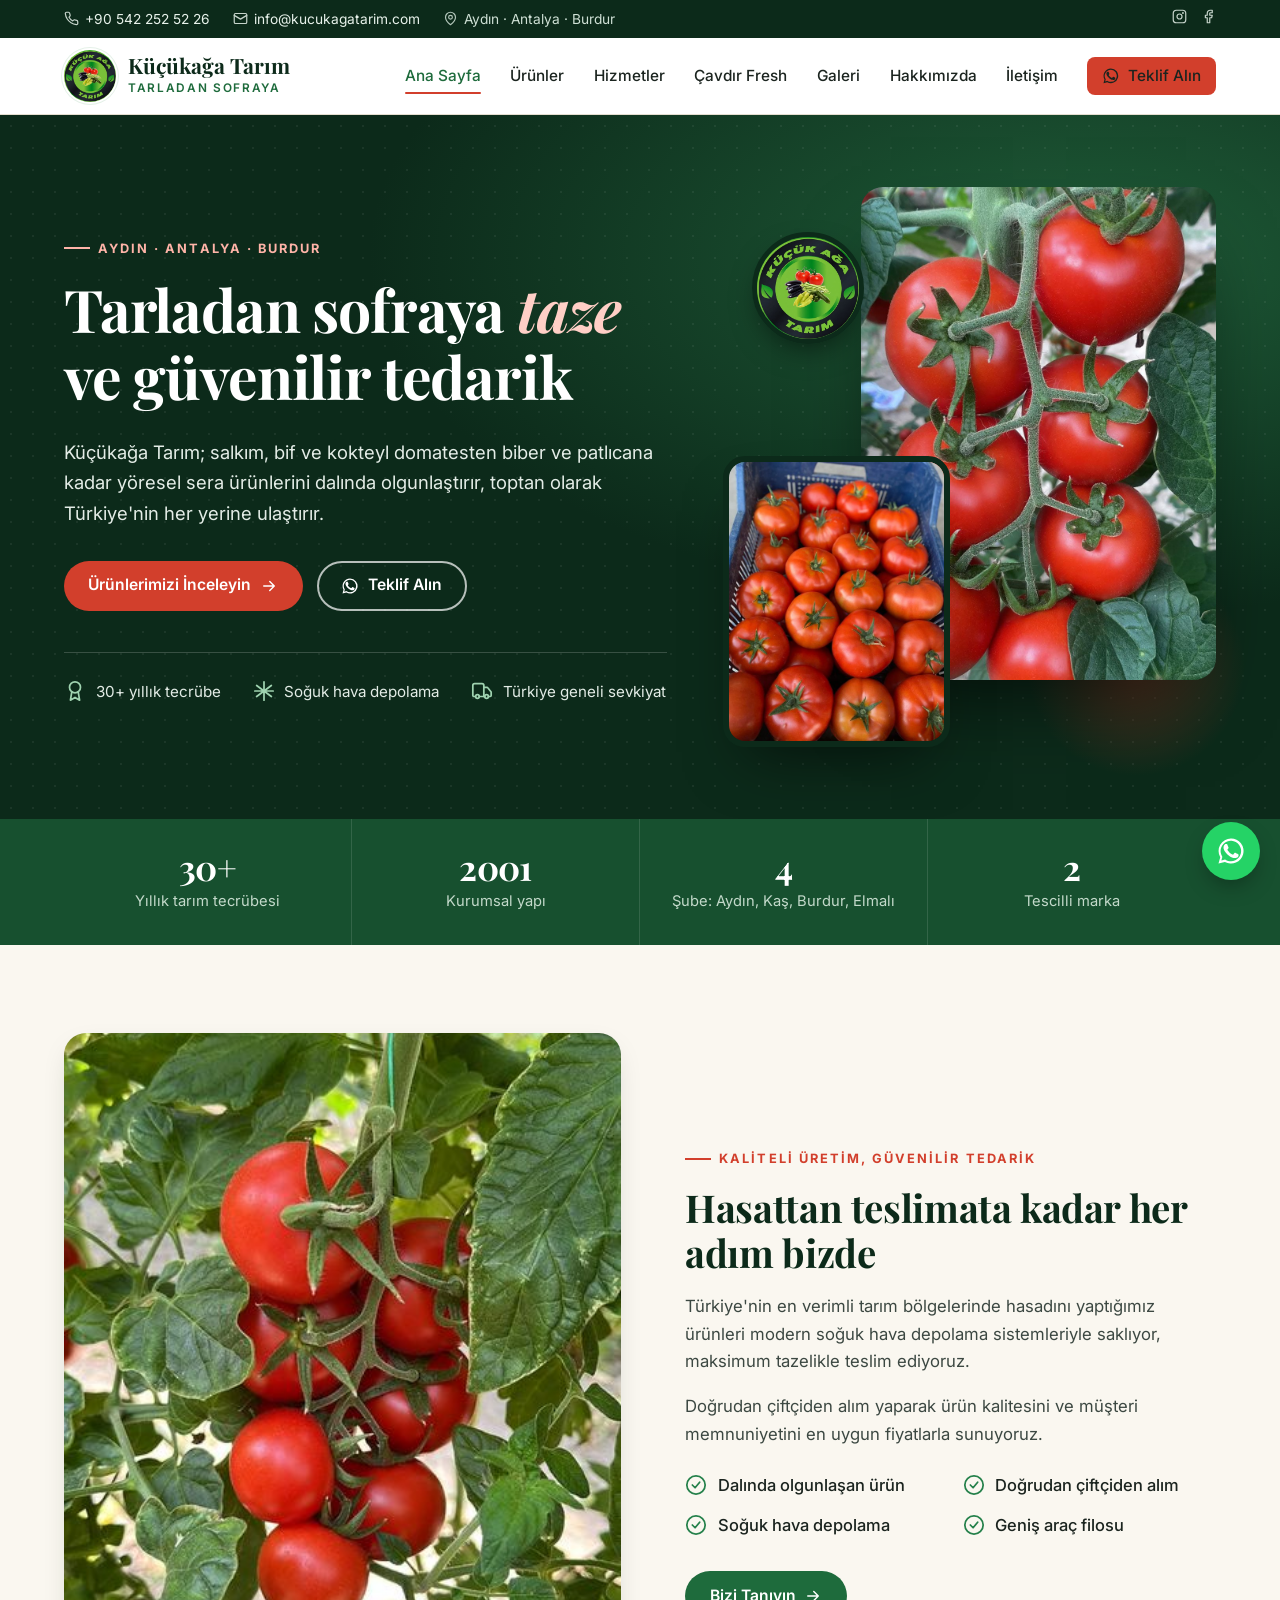
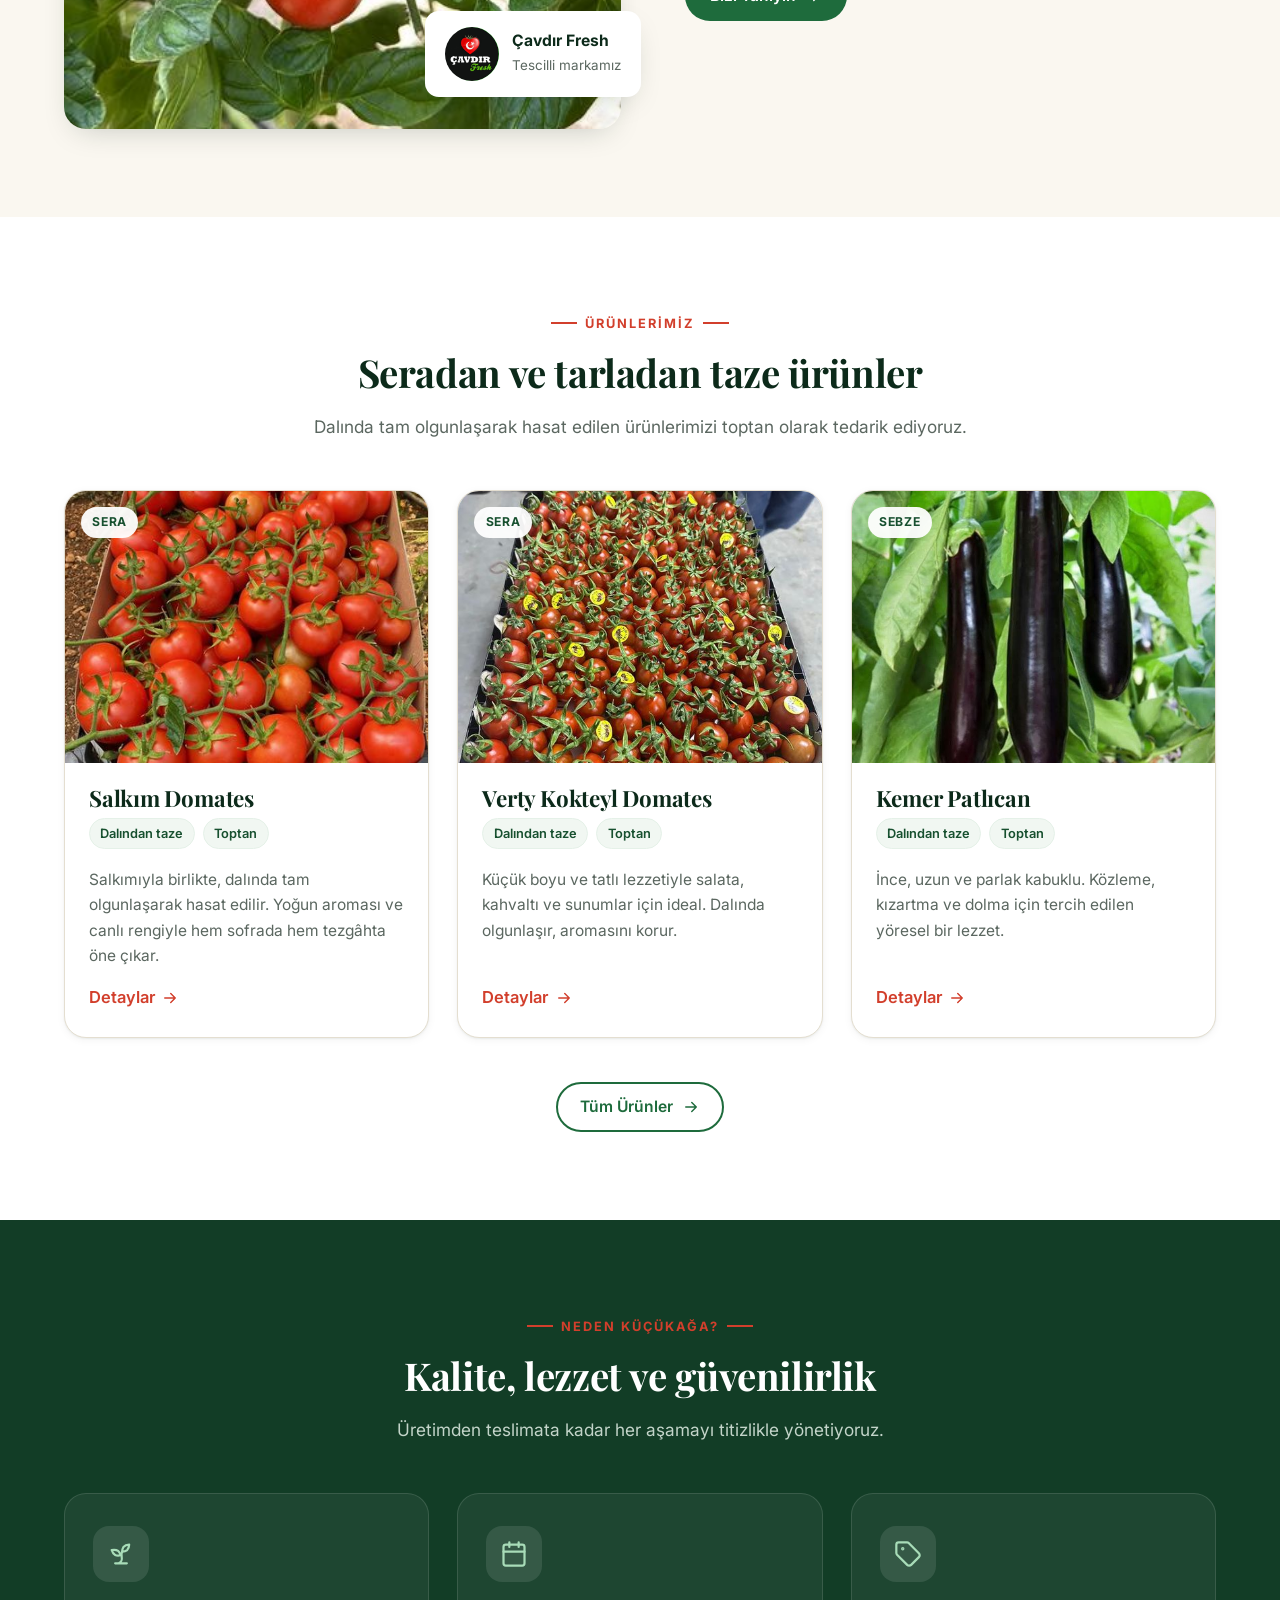
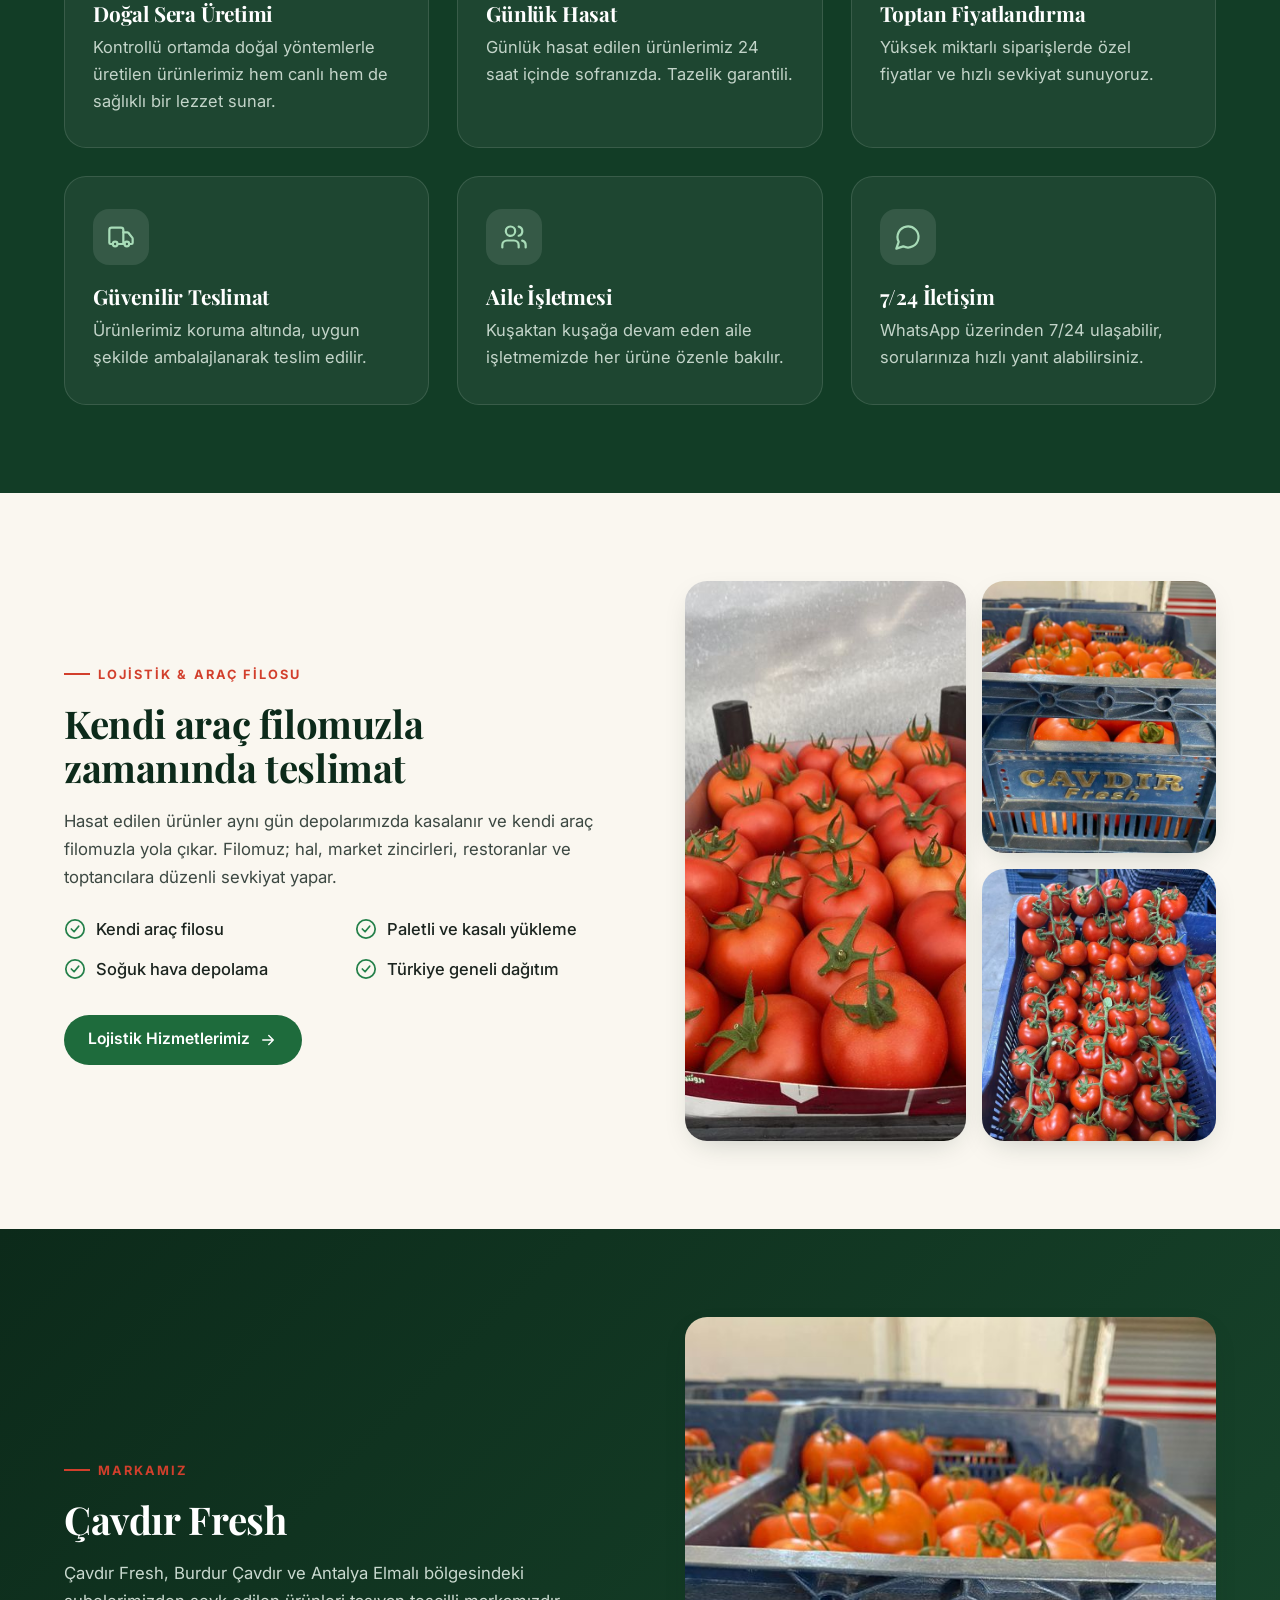
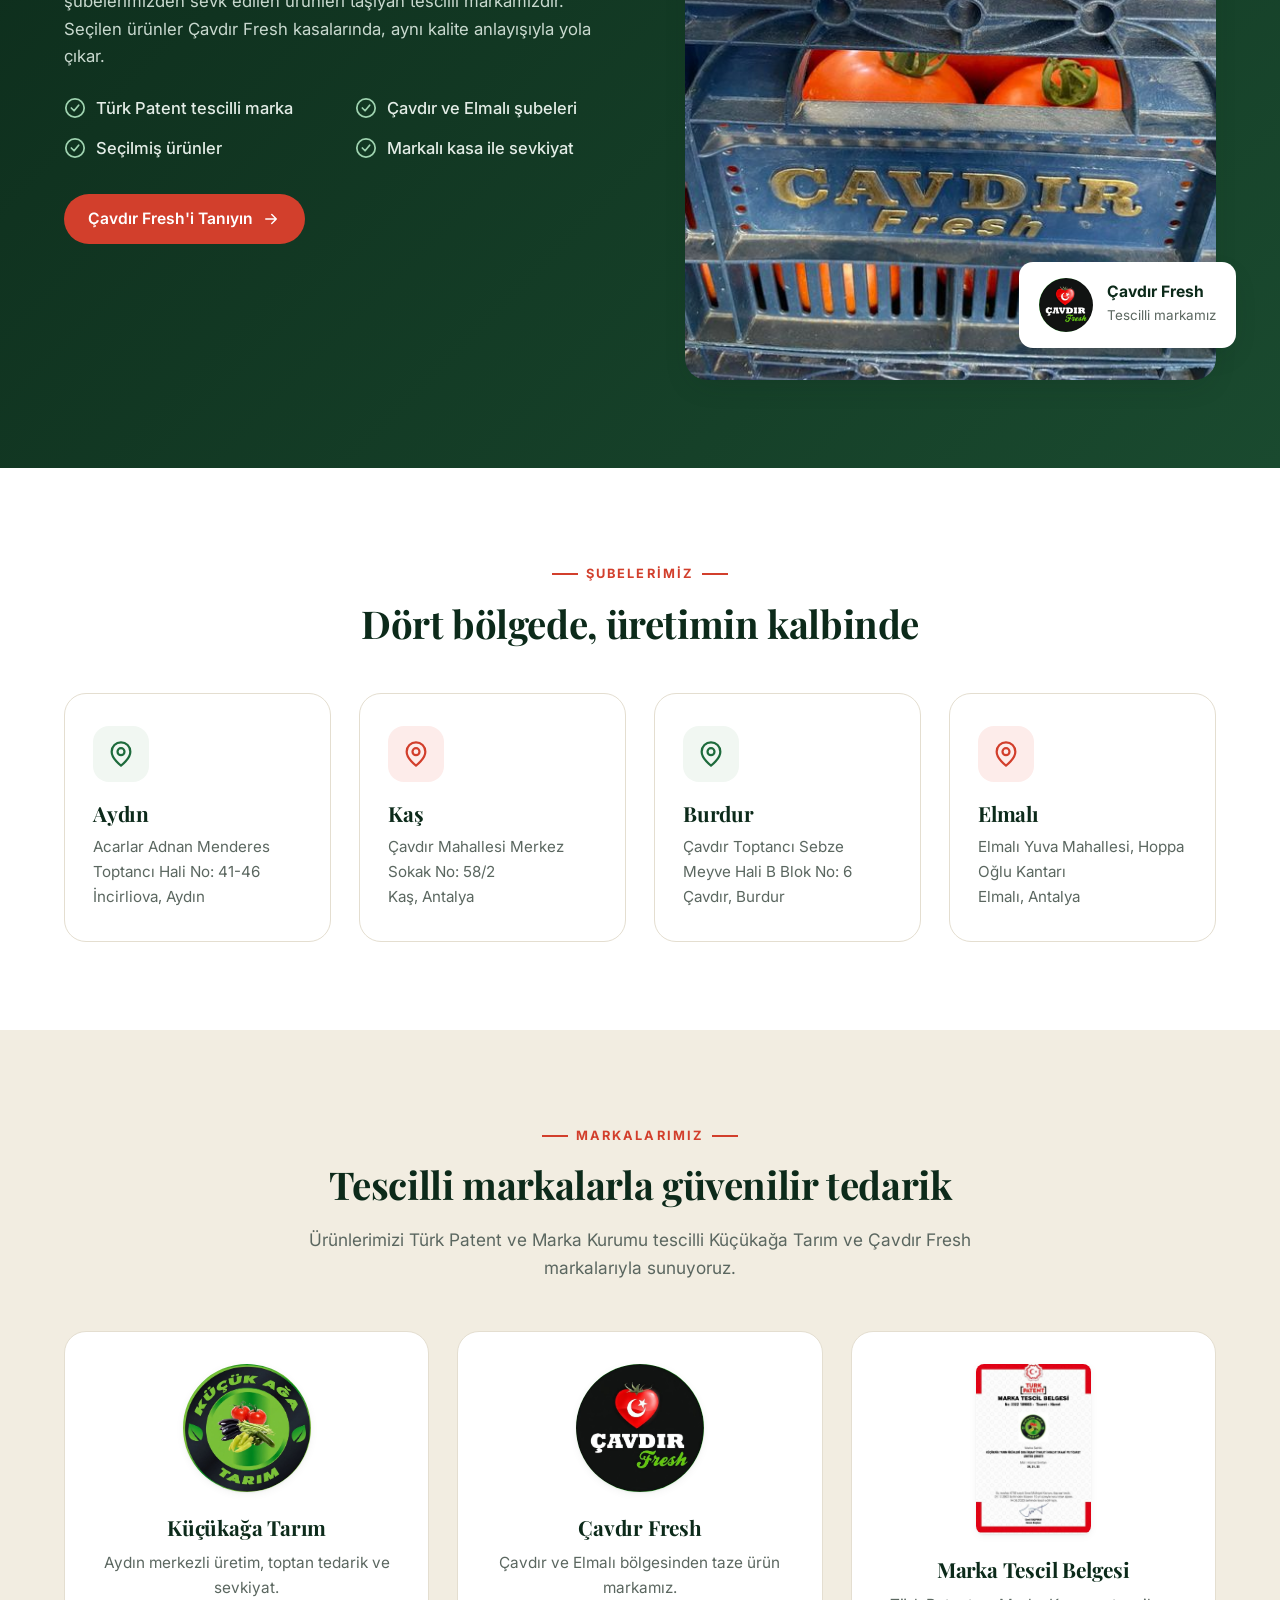
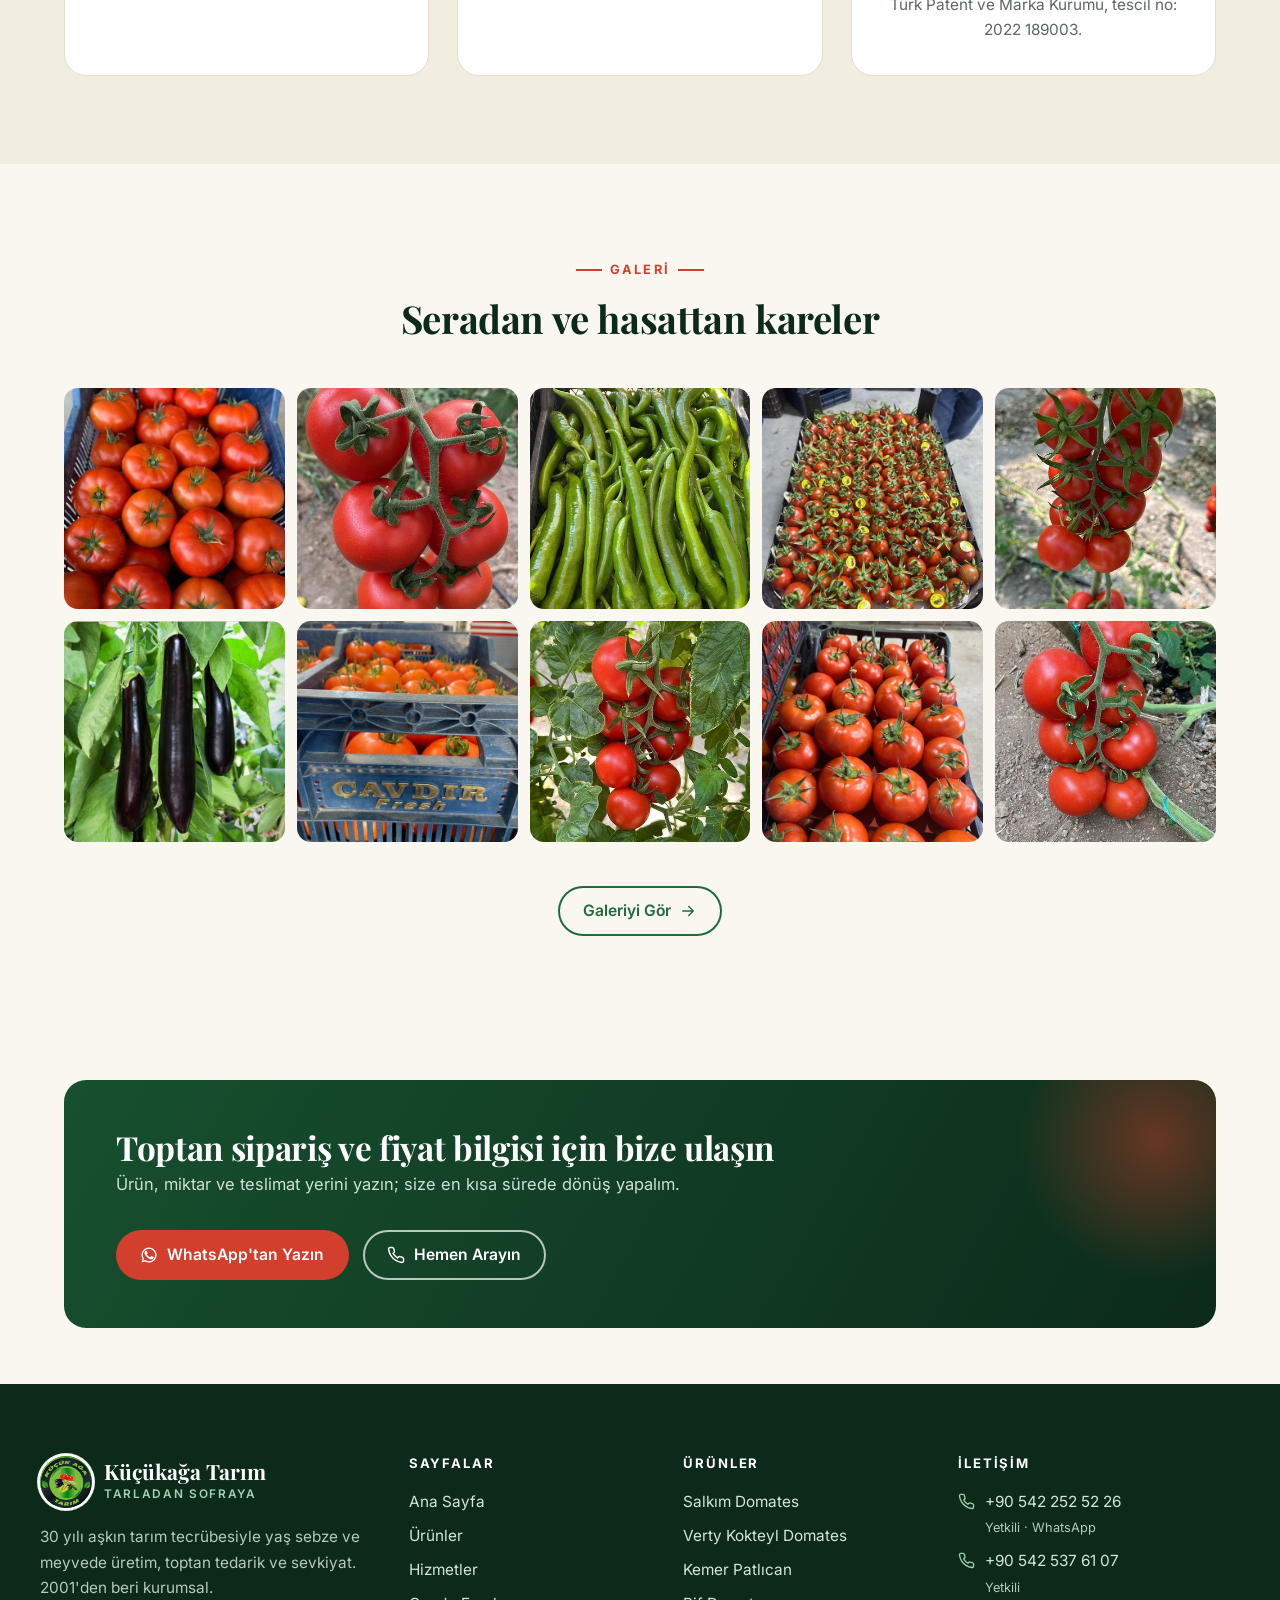
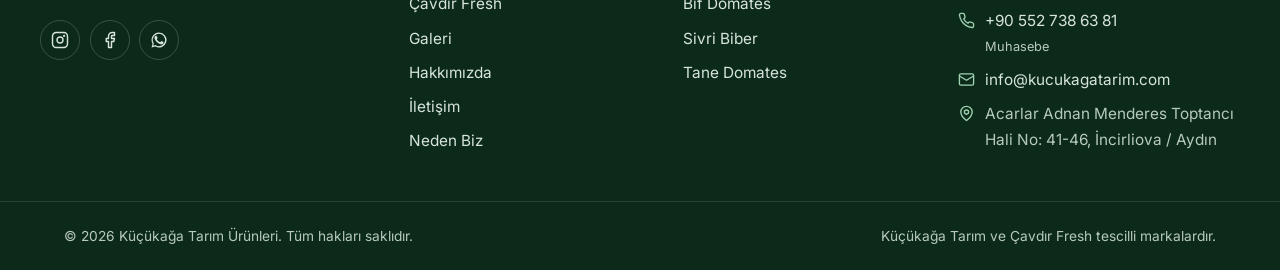
<file: index.html>
<!doctype html>
<html lang="tr" class="no-js">
<head>
  <meta charset="utf-8">
  <meta name="viewport" content="width=device-width, initial-scale=1">
  <title>Küçükağa Tarım | Taze Domates &amp; Sera Ürünleri – Toptan Tedarik</title>
  <meta name="description" content="Küçükağa Tarım: salkım, bif ve kokteyl domates, sivri biber ve kemer patlıcan. 30+ yıllık tecrübe, soğuk hava depolama ve Türkiye geneli toptan sevkiyat.">
  <link rel="canonical" href="https://kucukagatarim.com/">
  <meta property="og:type" content="website">
  <meta property="og:locale" content="tr_TR">
  <meta property="og:site_name" content="Küçükağa Tarım">
  <meta property="og:title" content="Küçükağa Tarım | Taze Domates &amp; Sera Ürünleri – Toptan Tedarik">
  <meta property="og:description" content="Küçükağa Tarım: salkım, bif ve kokteyl domates, sivri biber ve kemer patlıcan. 30+ yıllık tecrübe, soğuk hava depolama ve Türkiye geneli toptan sevkiyat.">
  <meta property="og:url" content="https://kucukagatarim.com/">
  <meta property="og:image" content="https://kucukagatarim.com/assets/img/hasat-2.jpg">
  <meta name="twitter:card" content="summary_large_image">
  <meta name="theme-color" content="#123d26">
  <link rel="icon" href="logo.ico" sizes="any">
  <link rel="icon" href="assets/img/icon-192.png" type="image/png">
  <link rel="apple-touch-icon" href="assets/img/icon-180.png">
  <link rel="preconnect" href="https://fonts.googleapis.com">
  <link rel="preconnect" href="https://fonts.gstatic.com" crossorigin>
  <link rel="stylesheet" href="https://fonts.googleapis.com/css2?family=Inter:wght@400;500;600;700&family=Playfair+Display:ital,wght@0,600;0,700;1,600&display=swap">
  <link rel="stylesheet" href="assets/css/site.css?v=20261118b">
  <script type="application/ld+json">{"@context": "https://schema.org", "@type": "Organization", "name": "Küçükağa Tarım", "legalName": "Küçükağa Tarım Ürünleri Gıda İnşaat İthalat İhracat Sanayi ve Ticaret Ltd. Şti.", "url": "https://kucukagatarim.com/", "logo": "https://kucukagatarim.com/assets/img/logo.jpg", "email": "info@kucukagatarim.com", "foundingDate": "2001", "sameAs": ["https://www.instagram.com/kucuk_aga_tarim.aydin?igsh=cGRrMXJ0emNpb3h1", "https://www.facebook.com/share/18U8bR2U88/"], "contactPoint": [{"@type": "ContactPoint", "telephone": "+90-542-252-52-26", "contactType": "customer service", "areaServed": "TR", "availableLanguage": "Turkish"}], "address": {"@type": "PostalAddress", "streetAddress": "Acarlar Adnan Menderes Toptancı Hali No: 41-46", "addressLocality": "İncirliova", "addressRegion": "Aydın", "addressCountry": "TR"}}</script>
</head>
<body>
<a class="skip" href="#icerik">İçeriğe geç</a>
<div class="topbar">
  <div class="wrap">
    <div class="topbar-items">
      <a href="tel:+905422525226"><svg viewBox="0 0 24 24" fill="none" stroke="currentColor" stroke-width="1.9" stroke-linecap="round" stroke-linejoin="round" aria-hidden="true"><path d="M22 16.9v3a2 2 0 0 1-2.2 2 19.8 19.8 0 0 1-8.6-3.1 19.5 19.5 0 0 1-6-6A19.8 19.8 0 0 1 2.1 4.2 2 2 0 0 1 4.1 2h3a2 2 0 0 1 2 1.7c.1 1 .4 1.9.7 2.8a2 2 0 0 1-.5 2.1L8 9.9a16 16 0 0 0 6 6l1.3-1.3a2 2 0 0 1 2.1-.4c.9.3 1.8.6 2.8.7a2 2 0 0 1 1.7 2Z"/></svg>+90 542 252 52 26</a>
      <a class="topbar-hide-sm" href="mailto:info@kucukagatarim.com"><svg viewBox="0 0 24 24" fill="none" stroke="currentColor" stroke-width="1.9" stroke-linecap="round" stroke-linejoin="round" aria-hidden="true"><rect x="2" y="4" width="20" height="16" rx="2"/><path d="m22 7-10 6L2 7"/></svg>info@kucukagatarim.com</a>
      <span class="topbar-hide-sm"><svg viewBox="0 0 24 24" fill="none" stroke="currentColor" stroke-width="1.9" stroke-linecap="round" stroke-linejoin="round" aria-hidden="true"><path d="M20 10c0 6-8 12-8 12s-8-6-8-12a8 8 0 0 1 16 0Z"/><circle cx="12" cy="10" r="3"/></svg>Aydın · Antalya · Burdur</span>
    </div>
    <div class="topbar-social">
      <a href="https://www.instagram.com/kucuk_aga_tarim.aydin?igsh=cGRrMXJ0emNpb3h1" target="_blank" rel="noopener" aria-label="Instagram"><svg viewBox="0 0 24 24" fill="none" stroke="currentColor" stroke-width="1.9" stroke-linecap="round" stroke-linejoin="round" aria-hidden="true"><rect x="2" y="2" width="20" height="20" rx="5"/><circle cx="12" cy="12" r="4"/><circle cx="17.5" cy="6.5" r=".6" fill="currentColor"/></svg></a>
      <a href="https://www.facebook.com/share/18U8bR2U88/" target="_blank" rel="noopener" aria-label="Facebook"><svg viewBox="0 0 24 24" fill="none" stroke="currentColor" stroke-width="1.9" stroke-linecap="round" stroke-linejoin="round" aria-hidden="true"><path d="M18 2h-3a5 5 0 0 0-5 5v3H7v4h3v8h4v-8h3l1-4h-4V7a1 1 0 0 1 1-1h3z"/></svg></a>
    </div>
  </div>
</div>
<header class="site-header">
  <div class="wrap">
    <a class="brand" href="index.html" aria-label="Küçükağa Tarım ana sayfa">
      <img src="assets/img/logo-sm.jpg" alt="" width="52" height="52">
      <span><span class="brand-name">Küçükağa Tarım</span><span class="brand-sub">Tarladan Sofraya</span></span>
    </a>
    <button class="menu-toggle" type="button" aria-label="Menüyü aç" aria-expanded="false" aria-controls="site-nav"><svg viewBox="0 0 24 24" fill="none" stroke="currentColor" stroke-width="1.9" stroke-linecap="round" stroke-linejoin="round" aria-hidden="true"><path d="M4 6h16M4 12h16M4 18h16"/></svg></button>
    <nav class="nav" id="site-nav" aria-label="Ana menü">
      <a href="index.html" aria-current="page">Ana Sayfa</a>
      <a href="urunler.html">Ürünler</a>
      <a href="hizmetler.html">Hizmetler</a>
      <a href="cavdir-fresh.html">Çavdır Fresh</a>
      <a href="galeri.html">Galeri</a>
      <a href="hakkimizda.html">Hakkımızda</a>
      <a href="iletisim.html">İletişim</a>
      <a class="btn btn-primary header-cta" href="https://wa.me/905422525226" target="_blank" rel="noopener"><svg viewBox="0 0 24 24" fill="currentColor" aria-hidden="true"><path d="M17.5 14.4c-.3-.1-1.8-.9-2-1-.3-.1-.5-.1-.7.1-.2.3-.8 1-.9 1.2-.2.2-.3.2-.6.1-.3-.1-1.3-.5-2.4-1.5-.9-.8-1.5-1.8-1.7-2.1-.2-.3 0-.5.1-.6l.4-.5c.2-.2.2-.3.3-.5.1-.2 0-.4 0-.5l-.9-2.2c-.2-.6-.5-.5-.7-.5h-.6c-.2 0-.5.1-.8.4-.3.3-1 1-1 2.5s1.1 2.9 1.2 3.1c.1.2 2.1 3.2 5.1 4.5.7.3 1.3.5 1.7.6.7.2 1.4.2 1.9.1.6-.1 1.8-.7 2-1.4.2-.7.2-1.3.2-1.4-.1-.1-.3-.2-.6-.3Z"/><path d="M12 2a10 10 0 0 0-8.6 15L2 22l5.1-1.3A10 10 0 1 0 12 2Zm0 18.2c-1.6 0-3.1-.4-4.4-1.2l-.3-.2-3 .8.8-3-.2-.3A8.2 8.2 0 1 1 12 20.2Z"/></svg>Teklif Alın</a>
    </nav>
  </div>
</header>
<main id="icerik">
<section class="hero">
  <div class="wrap">
    <div class="hero-inner">
      <span class="eyebrow">Aydın · Antalya · Burdur</span>
      <h1>Tarladan sofraya <em>taze</em> ve güvenilir tedarik</h1>
      <p class="lead">Küçükağa Tarım; salkım, bif ve kokteyl domatesten biber ve patlıcana kadar yöresel sera ürünlerini dalında olgunlaştırır, toptan olarak Türkiye'nin her yerine ulaştırır.</p>
      <div class="hero-actions">
        <a class="btn btn-primary" href="urunler.html">Ürünlerimizi İnceleyin <svg viewBox="0 0 24 24" fill="none" stroke="currentColor" stroke-width="1.9" stroke-linecap="round" stroke-linejoin="round" aria-hidden="true"><path d="M5 12h14M13 6l6 6-6 6"/></svg></a>
        <a class="btn btn-ghost" href="https://wa.me/905422525226" target="_blank" rel="noopener"><svg viewBox="0 0 24 24" fill="currentColor" aria-hidden="true"><path d="M17.5 14.4c-.3-.1-1.8-.9-2-1-.3-.1-.5-.1-.7.1-.2.3-.8 1-.9 1.2-.2.2-.3.2-.6.1-.3-.1-1.3-.5-2.4-1.5-.9-.8-1.5-1.8-1.7-2.1-.2-.3 0-.5.1-.6l.4-.5c.2-.2.2-.3.3-.5.1-.2 0-.4 0-.5l-.9-2.2c-.2-.6-.5-.5-.7-.5h-.6c-.2 0-.5.1-.8.4-.3.3-1 1-1 2.5s1.1 2.9 1.2 3.1c.1.2 2.1 3.2 5.1 4.5.7.3 1.3.5 1.7.6.7.2 1.4.2 1.9.1.6-.1 1.8-.7 2-1.4.2-.7.2-1.3.2-1.4-.1-.1-.3-.2-.6-.3Z"/><path d="M12 2a10 10 0 0 0-8.6 15L2 22l5.1-1.3A10 10 0 1 0 12 2Zm0 18.2c-1.6 0-3.1-.4-4.4-1.2l-.3-.2-3 .8.8-3-.2-.3A8.2 8.2 0 1 1 12 20.2Z"/></svg>Teklif Alın</a>
      </div>
      <div class="hero-badges">
        <div><svg viewBox="0 0 24 24" fill="none" stroke="currentColor" stroke-width="1.9" stroke-linecap="round" stroke-linejoin="round" aria-hidden="true"><circle cx="12" cy="8" r="6"/><path d="M15.5 12.9 17 22l-5-3-5 3 1.5-9.1"/></svg>30+ yıllık tecrübe</div>
        <div><svg viewBox="0 0 24 24" fill="none" stroke="currentColor" stroke-width="1.9" stroke-linecap="round" stroke-linejoin="round" aria-hidden="true"><path d="M2 12h20M12 2v20m8-16-16 12m16 0L4 6"/></svg>Soğuk hava depolama</div>
        <div><svg viewBox="0 0 24 24" fill="none" stroke="currentColor" stroke-width="1.9" stroke-linecap="round" stroke-linejoin="round" aria-hidden="true"><path d="M14 18V6a2 2 0 0 0-2-2H4a2 2 0 0 0-2 2v11a1 1 0 0 0 1 1h2"/><path d="M15 18H9"/><path d="M19 18h2a1 1 0 0 0 1-1v-3.6a1 1 0 0 0-.2-.6l-3.5-4.4A1 1 0 0 0 17.5 8H14"/><circle cx="17" cy="18" r="2"/><circle cx="7" cy="18" r="2"/></svg>Türkiye geneli sevkiyat</div>
      </div>
    </div>
    <div class="hero-media" aria-hidden="true">
      <img class="m1" src="assets/img/hasat-2.jpg" alt="" fetchpriority="high">
      <img class="m2" src="assets/img/bif-domates-sm.jpg" alt="">
      <img class="seal" src="assets/img/logo-sm.jpg" alt="">
    </div>
  </div>
</section>
<section class="stats" aria-label="Rakamlarla Küçükağa Tarım">
  <div class="wrap">
    <div class="stat"><strong>30+</strong><span>Yıllık tarım tecrübesi</span></div>
    <div class="stat"><strong>2001</strong><span>Kurumsal yapı</span></div>
    <div class="stat"><strong>4</strong><span>Şube: Aydın, Kaş, Burdur, Elmalı</span></div>
    <div class="stat"><strong>2</strong><span>Tescilli marka</span></div>
  </div>
</section>

<section class="section">
  <div class="wrap split">
    <div class="split-media reveal">
      <img src="assets/img/sera-4-sm.jpg" alt="Serada dalında olgunlaşan salkım domatesler" width="720" height="1280" loading="lazy" decoding="async">
      <div class="media-card">
        <img src="assets/img/cavdir-fresh-logo-sm.jpg" alt="Çavdır Fresh" width="54" height="54" loading="lazy" decoding="async">
        <div><strong>Çavdır Fresh</strong><span>Tescilli markamız</span></div>
      </div>
    </div>
    <div class="split-body reveal">
      <span class="eyebrow">Kaliteli üretim, güvenilir tedarik</span>
      <h2>Hasattan teslimata kadar her adım bizde</h2>
      <p>Türkiye'nin en verimli tarım bölgelerinde hasadını yaptığımız ürünleri modern soğuk hava depolama sistemleriyle saklıyor, maksimum tazelikle teslim ediyoruz.</p>
      <p>Doğrudan çiftçiden alım yaparak ürün kalitesini ve müşteri memnuniyetini en uygun fiyatlarla sunuyoruz.</p>
      <ul class="checks">
        <li><svg viewBox="0 0 24 24" fill="none" stroke="currentColor" stroke-width="1.9" stroke-linecap="round" stroke-linejoin="round" aria-hidden="true"><circle cx="12" cy="12" r="10"/><path d="m8 12 3 3 5-6"/></svg>Dalında olgunlaşan ürün</li>
        <li><svg viewBox="0 0 24 24" fill="none" stroke="currentColor" stroke-width="1.9" stroke-linecap="round" stroke-linejoin="round" aria-hidden="true"><circle cx="12" cy="12" r="10"/><path d="m8 12 3 3 5-6"/></svg>Doğrudan çiftçiden alım</li>
        <li><svg viewBox="0 0 24 24" fill="none" stroke="currentColor" stroke-width="1.9" stroke-linecap="round" stroke-linejoin="round" aria-hidden="true"><circle cx="12" cy="12" r="10"/><path d="m8 12 3 3 5-6"/></svg>Soğuk hava depolama</li>
        <li><svg viewBox="0 0 24 24" fill="none" stroke="currentColor" stroke-width="1.9" stroke-linecap="round" stroke-linejoin="round" aria-hidden="true"><circle cx="12" cy="12" r="10"/><path d="m8 12 3 3 5-6"/></svg>Geniş araç filosu</li>
      </ul>
      <a class="btn btn-green" href="hakkimizda.html">Bizi Tanıyın <svg viewBox="0 0 24 24" fill="none" stroke="currentColor" stroke-width="1.9" stroke-linecap="round" stroke-linejoin="round" aria-hidden="true"><path d="M5 12h14M13 6l6 6-6 6"/></svg></a>
    </div>
  </div>
</section>

<section class="section section-alt">
  <div class="wrap">
    <div class="section-head center reveal">
      <span class="eyebrow">Ürünlerimiz</span>
      <h2>Seradan ve tarladan taze ürünler</h2>
      <p>Dalında tam olgunlaşarak hasat edilen ürünlerimizi toptan olarak tedarik ediyoruz.</p>
    </div>
    <div class="grid grid-3">
      <article class="product reveal" id="salkim-domates">
        <div class="product-img" data-full="assets/img/salkim-domates.jpg" data-caption="Salkım Domates">
          <img src="assets/img/salkim-domates-sm.jpg" alt="Salkım Domates" width="720" height="960" loading="lazy" decoding="async">
          <span class="tag">Sera</span>
        </div>
        <div class="product-body">
          <h3>Salkım Domates</h3>
          <div class="product-meta"><span class="chip">Dalından taze</span><span class="chip">Toptan</span></div>
          <p>Salkımıyla birlikte, dalında tam olgunlaşarak hasat edilir. Yoğun aroması ve canlı rengiyle hem sofrada hem tezgâhta öne çıkar.</p>
          <a class="product-link" href="urunler.html#salkim-domates">Detaylar <svg viewBox="0 0 24 24" fill="none" stroke="currentColor" stroke-width="1.9" stroke-linecap="round" stroke-linejoin="round" aria-hidden="true"><path d="M5 12h14M13 6l6 6-6 6"/></svg></a>
        </div>
      </article>
      <article class="product reveal" id="verty-domates">
        <div class="product-img" data-full="assets/img/verty-domates.jpg" data-caption="Verty Kokteyl Domates">
          <img src="assets/img/verty-domates-sm.jpg" alt="Verty Kokteyl Domates" width="720" height="960" loading="lazy" decoding="async">
          <span class="tag">Sera</span>
        </div>
        <div class="product-body">
          <h3>Verty Kokteyl Domates</h3>
          <div class="product-meta"><span class="chip">Dalından taze</span><span class="chip">Toptan</span></div>
          <p>Küçük boyu ve tatlı lezzetiyle salata, kahvaltı ve sunumlar için ideal. Dalında olgunlaşır, aromasını korur.</p>
          <a class="product-link" href="urunler.html#verty-domates">Detaylar <svg viewBox="0 0 24 24" fill="none" stroke="currentColor" stroke-width="1.9" stroke-linecap="round" stroke-linejoin="round" aria-hidden="true"><path d="M5 12h14M13 6l6 6-6 6"/></svg></a>
        </div>
      </article>
      <article class="product reveal" id="kemer-patlican">
        <div class="product-img" data-full="assets/img/kemer-patlican.jpg" data-caption="Kemer Patlıcan">
          <img src="assets/img/kemer-patlican-sm.jpg" alt="Kemer Patlıcan" width="720" height="960" loading="lazy" decoding="async">
          <span class="tag">Sebze</span>
        </div>
        <div class="product-body">
          <h3>Kemer Patlıcan</h3>
          <div class="product-meta"><span class="chip">Dalından taze</span><span class="chip">Toptan</span></div>
          <p>İnce, uzun ve parlak kabuklu. Közleme, kızartma ve dolma için tercih edilen yöresel bir lezzet.</p>
          <a class="product-link" href="urunler.html#kemer-patlican">Detaylar <svg viewBox="0 0 24 24" fill="none" stroke="currentColor" stroke-width="1.9" stroke-linecap="round" stroke-linejoin="round" aria-hidden="true"><path d="M5 12h14M13 6l6 6-6 6"/></svg></a>
        </div>
      </article>
    </div>
    <div class="section-foot"><a class="btn btn-outline" href="urunler.html">Tüm Ürünler <svg viewBox="0 0 24 24" fill="none" stroke="currentColor" stroke-width="1.9" stroke-linecap="round" stroke-linejoin="round" aria-hidden="true"><path d="M5 12h14M13 6l6 6-6 6"/></svg></a></div>
  </div>
</section>

<section class="section section-dark">
  <div class="wrap">
    <div class="section-head center reveal">
      <span class="eyebrow">Neden Küçükağa?</span>
      <h2>Kalite, lezzet ve güvenilirlik</h2>
      <p>Üretimden teslimata kadar her aşamayı titizlikle yönetiyoruz.</p>
    </div>
    <div class="grid grid-3">
      <div class="feature reveal">
        <div class="icon"><svg viewBox="0 0 24 24" fill="none" stroke="currentColor" stroke-width="1.9" stroke-linecap="round" stroke-linejoin="round" aria-hidden="true"><path d="M7 20h10M10 20c5.5-2.5.8-6.4 3-10"/><path d="M9.5 9.4c1.1.8 1.8 2.2 2.3 3.7-2 .4-3.5.4-4.8-.3-1.2-.6-2.3-1.9-3-4.2 2.8-.5 4.4 0 5.5.8Z"/><path d="M14.1 6a7 7 0 0 0-1.1 4c1.9-.1 3.3-.6 4.3-1.4 1-1 1.6-2.3 1.7-4.6-2.7.1-4 1-4.9 2Z"/></svg></div>
        <h3>Doğal Sera Üretimi</h3>
        <p>Kontrollü ortamda doğal yöntemlerle üretilen ürünlerimiz hem canlı hem de sağlıklı bir lezzet sunar.</p>
      </div>
      <div class="feature reveal">
        <div class="icon red"><svg viewBox="0 0 24 24" fill="none" stroke="currentColor" stroke-width="1.9" stroke-linecap="round" stroke-linejoin="round" aria-hidden="true"><rect x="3" y="4" width="18" height="18" rx="2"/><path d="M16 2v4M8 2v4M3 10h18"/></svg></div>
        <h3>Günlük Hasat</h3>
        <p>Günlük hasat edilen ürünlerimiz 24 saat içinde sofranızda. Tazelik garantili.</p>
      </div>
      <div class="feature reveal">
        <div class="icon"><svg viewBox="0 0 24 24" fill="none" stroke="currentColor" stroke-width="1.9" stroke-linecap="round" stroke-linejoin="round" aria-hidden="true"><path d="M12.6 2.6A2 2 0 0 0 11.2 2H4a2 2 0 0 0-2 2v7.2a2 2 0 0 0 .6 1.4l8.7 8.7a2.4 2.4 0 0 0 3.4 0l6.6-6.6a2.4 2.4 0 0 0 0-3.4Z"/><circle cx="7.5" cy="7.5" r=".5" fill="currentColor"/></svg></div>
        <h3>Toptan Fiyatlandırma</h3>
        <p>Yüksek miktarlı siparişlerde özel fiyatlar ve hızlı sevkiyat sunuyoruz.</p>
      </div>
      <div class="feature reveal">
        <div class="icon"><svg viewBox="0 0 24 24" fill="none" stroke="currentColor" stroke-width="1.9" stroke-linecap="round" stroke-linejoin="round" aria-hidden="true"><path d="M14 18V6a2 2 0 0 0-2-2H4a2 2 0 0 0-2 2v11a1 1 0 0 0 1 1h2"/><path d="M15 18H9"/><path d="M19 18h2a1 1 0 0 0 1-1v-3.6a1 1 0 0 0-.2-.6l-3.5-4.4A1 1 0 0 0 17.5 8H14"/><circle cx="17" cy="18" r="2"/><circle cx="7" cy="18" r="2"/></svg></div>
        <h3>Güvenilir Teslimat</h3>
        <p>Ürünlerimiz koruma altında, uygun şekilde ambalajlanarak teslim edilir.</p>
      </div>
      <div class="feature reveal">
        <div class="icon"><svg viewBox="0 0 24 24" fill="none" stroke="currentColor" stroke-width="1.9" stroke-linecap="round" stroke-linejoin="round" aria-hidden="true"><path d="M16 21v-2a4 4 0 0 0-4-4H6a4 4 0 0 0-4 4v2"/><circle cx="9" cy="7" r="4"/><path d="M22 21v-2a4 4 0 0 0-3-3.9M16 3.1a4 4 0 0 1 0 7.8"/></svg></div>
        <h3>Aile İşletmesi</h3>
        <p>Kuşaktan kuşağa devam eden aile işletmemizde her ürüne özenle bakılır.</p>
      </div>
      <div class="feature reveal">
        <div class="icon red"><svg viewBox="0 0 24 24" fill="none" stroke="currentColor" stroke-width="1.9" stroke-linecap="round" stroke-linejoin="round" aria-hidden="true"><path d="M7.9 20A9 9 0 1 0 4 16.1L2 22Z"/></svg></div>
        <h3>7/24 İletişim</h3>
        <p>WhatsApp üzerinden 7/24 ulaşabilir, sorularınıza hızlı yanıt alabilirsiniz.</p>
      </div>
    </div>
  </div>
</section>
<section class="section" id="lojistik">
  <div class="wrap split">
    <div class="split-body reveal">
      <span class="eyebrow">Lojistik & araç filosu</span>
      <h2>Kendi araç filomuzla zamanında teslimat</h2>
      <p>Hasat edilen ürünler aynı gün depolarımızda kasalanır ve kendi araç filomuzla yola çıkar. Filomuz; hal, market zincirleri, restoranlar ve toptancılara düzenli sevkiyat yapar.</p>
      <ul class="checks">
        <li><svg viewBox="0 0 24 24" fill="none" stroke="currentColor" stroke-width="1.9" stroke-linecap="round" stroke-linejoin="round" aria-hidden="true"><circle cx="12" cy="12" r="10"/><path d="m8 12 3 3 5-6"/></svg>Kendi araç filosu</li>
        <li><svg viewBox="0 0 24 24" fill="none" stroke="currentColor" stroke-width="1.9" stroke-linecap="round" stroke-linejoin="round" aria-hidden="true"><circle cx="12" cy="12" r="10"/><path d="m8 12 3 3 5-6"/></svg>Paletli ve kasalı yükleme</li>
        <li><svg viewBox="0 0 24 24" fill="none" stroke="currentColor" stroke-width="1.9" stroke-linecap="round" stroke-linejoin="round" aria-hidden="true"><circle cx="12" cy="12" r="10"/><path d="m8 12 3 3 5-6"/></svg>Soğuk hava depolama</li>
        <li><svg viewBox="0 0 24 24" fill="none" stroke="currentColor" stroke-width="1.9" stroke-linecap="round" stroke-linejoin="round" aria-hidden="true"><circle cx="12" cy="12" r="10"/><path d="m8 12 3 3 5-6"/></svg>Türkiye geneli dağıtım</li>
      </ul>
      <a class="btn btn-green" href="hizmetler.html#lojistik">Lojistik Hizmetlerimiz <svg viewBox="0 0 24 24" fill="none" stroke="currentColor" stroke-width="1.9" stroke-linecap="round" stroke-linejoin="round" aria-hidden="true"><path d="M5 12h14M13 6l6 6-6 6"/></svg></a>
    </div>
    <div class="mosaic reveal">
      <span class="m-a" data-full="assets/img/hasat-1.jpg" data-caption="Hasat sonrası kasalama"><img src="assets/img/hasat-1-sm.jpg" alt="Hasat sonrası kasalama" width="720" height="1280" loading="lazy" decoding="async"></span>
      <span class="m-b" data-full="assets/img/cavdir-kasa.jpg" data-caption="Çavdır Fresh kasalarında sevkiyata hazır domates"><img src="assets/img/cavdir-kasa-sm.jpg" alt="Çavdır Fresh kasalarında sevkiyata hazır domates" width="720" height="960" loading="lazy" decoding="async"></span>
      <span class="m-c" data-full="assets/img/salkim-kasa-2.jpg" data-caption="Kasalanmış salkım domates"><img src="assets/img/salkim-kasa-2-sm.jpg" alt="Kasalanmış salkım domates" width="720" height="960" loading="lazy" decoding="async"></span>
    </div>
  </div>
</section>
<section class="section section-dark cavdir-band">
  <div class="wrap split reverse">
    <div class="split-media reveal">
      <img src="assets/img/cavdir-kasa-sm.jpg" alt="Çavdır Fresh kasalarında domates" width="720" height="960" loading="lazy" decoding="async">
      <div class="media-card">
        <img src="assets/img/cavdir-fresh-logo-sm.jpg" alt="Çavdır Fresh" width="54" height="54" loading="lazy" decoding="async">
        <div><strong>Çavdır Fresh</strong><span>Tescilli markamız</span></div>
      </div>
    </div>
    <div class="split-body reveal">
      <span class="eyebrow">Markamız</span>
      <h2>Çavdır Fresh</h2>
      <p>Çavdır Fresh, Burdur Çavdır ve Antalya Elmalı bölgesindeki şubelerimizden sevk edilen ürünleri taşıyan tescilli markamızdır. Seçilen ürünler Çavdır Fresh kasalarında, aynı kalite anlayışıyla yola çıkar.</p>
      <ul class="checks">
        <li><svg viewBox="0 0 24 24" fill="none" stroke="currentColor" stroke-width="1.9" stroke-linecap="round" stroke-linejoin="round" aria-hidden="true"><circle cx="12" cy="12" r="10"/><path d="m8 12 3 3 5-6"/></svg>Türk Patent tescilli marka</li>
        <li><svg viewBox="0 0 24 24" fill="none" stroke="currentColor" stroke-width="1.9" stroke-linecap="round" stroke-linejoin="round" aria-hidden="true"><circle cx="12" cy="12" r="10"/><path d="m8 12 3 3 5-6"/></svg>Çavdır ve Elmalı şubeleri</li>
        <li><svg viewBox="0 0 24 24" fill="none" stroke="currentColor" stroke-width="1.9" stroke-linecap="round" stroke-linejoin="round" aria-hidden="true"><circle cx="12" cy="12" r="10"/><path d="m8 12 3 3 5-6"/></svg>Seçilmiş ürünler</li>
        <li><svg viewBox="0 0 24 24" fill="none" stroke="currentColor" stroke-width="1.9" stroke-linecap="round" stroke-linejoin="round" aria-hidden="true"><circle cx="12" cy="12" r="10"/><path d="m8 12 3 3 5-6"/></svg>Markalı kasa ile sevkiyat</li>
      </ul>
      <a class="btn btn-primary" href="cavdir-fresh.html">Çavdır Fresh'i Tanıyın <svg viewBox="0 0 24 24" fill="none" stroke="currentColor" stroke-width="1.9" stroke-linecap="round" stroke-linejoin="round" aria-hidden="true"><path d="M5 12h14M13 6l6 6-6 6"/></svg></a>
    </div>
  </div>
</section>

<section class="section section-alt">
  <div class="wrap">
    <div class="section-head center reveal">
      <span class="eyebrow">Şubelerimiz</span>
      <h2>Dört bölgede, üretimin kalbinde</h2>
    </div>
    <div class="grid grid-4">
      <div class="feature branch-card reveal">
        <div class="icon"><svg viewBox="0 0 24 24" fill="none" stroke="currentColor" stroke-width="1.9" stroke-linecap="round" stroke-linejoin="round" aria-hidden="true"><path d="M20 10c0 6-8 12-8 12s-8-6-8-12a8 8 0 0 1 16 0Z"/><circle cx="12" cy="10" r="3"/></svg></div>
        <h3>Aydın</h3>
        <p>Acarlar Adnan Menderes Toptancı Hali No: 41-46<br>İncirliova, Aydın</p>
      </div>
      <div class="feature branch-card reveal">
        <div class="icon red"><svg viewBox="0 0 24 24" fill="none" stroke="currentColor" stroke-width="1.9" stroke-linecap="round" stroke-linejoin="round" aria-hidden="true"><path d="M20 10c0 6-8 12-8 12s-8-6-8-12a8 8 0 0 1 16 0Z"/><circle cx="12" cy="10" r="3"/></svg></div>
        <h3>Kaş</h3>
        <p>Çavdır Mahallesi Merkez Sokak No: 58/2<br>Kaş, Antalya</p>
      </div>
      <div class="feature branch-card reveal">
        <div class="icon"><svg viewBox="0 0 24 24" fill="none" stroke="currentColor" stroke-width="1.9" stroke-linecap="round" stroke-linejoin="round" aria-hidden="true"><path d="M20 10c0 6-8 12-8 12s-8-6-8-12a8 8 0 0 1 16 0Z"/><circle cx="12" cy="10" r="3"/></svg></div>
        <h3>Burdur</h3>
        <p>Çavdır Toptancı Sebze Meyve Hali B Blok No: 6<br>Çavdır, Burdur</p>
      </div>
      <div class="feature branch-card reveal">
        <div class="icon red"><svg viewBox="0 0 24 24" fill="none" stroke="currentColor" stroke-width="1.9" stroke-linecap="round" stroke-linejoin="round" aria-hidden="true"><path d="M20 10c0 6-8 12-8 12s-8-6-8-12a8 8 0 0 1 16 0Z"/><circle cx="12" cy="10" r="3"/></svg></div>
        <h3>Elmalı</h3>
        <p>Elmalı Yuva Mahallesi, Hoppa Oğlu Kantarı<br>Elmalı, Antalya</p>
      </div>
    </div>
  </div>
</section>
<section class="section section-sand">
  <div class="wrap">
    <div class="section-head center reveal">
      <span class="eyebrow">Markalarımız</span>
      <h2>Tescilli markalarla güvenilir tedarik</h2>
      <p>Ürünlerimizi Türk Patent ve Marka Kurumu tescilli Küçükağa Tarım ve Çavdır Fresh markalarıyla sunuyoruz.</p>
    </div>
    <div class="brands">
      <div class="brand-card reveal">
        <img src="assets/img/logo-sm.jpg" alt="Küçükağa Tarım logosu" width="128" height="128" loading="lazy" decoding="async">
        <h3>Küçükağa Tarım</h3>
        <p>Aydın merkezli üretim, toptan tedarik ve sevkiyat.</p>
      </div>
      <div class="brand-card reveal">
        <img src="assets/img/cavdir-fresh-logo-sm.jpg" alt="Çavdır Fresh logosu" width="128" height="128" loading="lazy" decoding="async">
        <h3>Çavdır Fresh</h3>
        <p>Çavdır ve Elmalı bölgesinden taze ürün markamız.</p>
      </div>
      <div class="brand-card doc reveal">
        <span data-full="assets/img/marka-tescil-belgesi.jpg" data-caption="Türk Patent marka tescil belgesi"><img src="assets/img/marka-tescil-belgesi-sm.jpg" alt="Türk Patent marka tescil belgesi" width="490" height="720" loading="lazy" decoding="async"></span>
        <h3>Marka Tescil Belgesi</h3>
        <p>Türk Patent ve Marka Kurumu, tescil no: 2022 189003.</p>
      </div>
    </div>
  </div>
</section>

<section class="section">
  <div class="wrap">
    <div class="section-head center reveal">
      <span class="eyebrow">Galeri</span>
      <h2>Seradan ve hasattan kareler</h2>
    </div>
    <div class="strip reveal">
      <a href="assets/img/bif-domates.jpg" data-full="assets/img/bif-domates.jpg" data-caption="Kasada bif domates"><img src="assets/img/bif-domates-sm.jpg" alt="Kasada bif domates" width="360" height="360" loading="lazy" decoding="async"></a>
      <a href="assets/img/sera-7.jpg" data-full="assets/img/sera-7.jpg" data-caption="Seradan salkım domates"><img src="assets/img/sera-7-sm.jpg" alt="Seradan salkım domates" width="360" height="360" loading="lazy" decoding="async"></a>
      <a href="assets/img/sivri-biber.jpg" data-full="assets/img/sivri-biber.jpg" data-caption="Taze sivri biber"><img src="assets/img/sivri-biber-sm.jpg" alt="Taze sivri biber" width="360" height="360" loading="lazy" decoding="async"></a>
      <a href="assets/img/verty-domates.jpg" data-full="assets/img/verty-domates.jpg" data-caption="Verty kokteyl domates"><img src="assets/img/verty-domates-sm.jpg" alt="Verty kokteyl domates" width="360" height="360" loading="lazy" decoding="async"></a>
      <a href="assets/img/sera-2.jpg" data-full="assets/img/sera-2.jpg" data-caption="Sera üretimi"><img src="assets/img/sera-2-sm.jpg" alt="Sera üretimi" width="360" height="360" loading="lazy" decoding="async"></a>
      <a href="assets/img/kemer-patlican.jpg" data-full="assets/img/kemer-patlican.jpg" data-caption="Kemer patlıcan"><img src="assets/img/kemer-patlican-sm.jpg" alt="Kemer patlıcan" width="360" height="360" loading="lazy" decoding="async"></a>
      <a href="assets/img/cavdir-kasa.jpg" data-full="assets/img/cavdir-kasa.jpg" data-caption="Çavdır kasalarında sevkiyata hazır ürün"><img src="assets/img/cavdir-kasa-sm.jpg" alt="Çavdır kasalarında sevkiyata hazır ürün" width="360" height="360" loading="lazy" decoding="async"></a>
      <a href="assets/img/sera-4.jpg" data-full="assets/img/sera-4.jpg" data-caption="Salkım domates, sera"><img src="assets/img/sera-4-sm.jpg" alt="Salkım domates, sera" width="360" height="360" loading="lazy" decoding="async"></a>
      <a href="assets/img/tane-domates.jpg" data-full="assets/img/tane-domates.jpg" data-caption="Tane domates"><img src="assets/img/tane-domates-sm.jpg" alt="Tane domates" width="360" height="360" loading="lazy" decoding="async"></a>
      <a href="assets/img/salkim-kasa.jpg" data-full="assets/img/salkim-kasa.jpg" data-caption="Kasalanmış salkım domates"><img src="assets/img/salkim-kasa-sm.jpg" alt="Kasalanmış salkım domates" width="360" height="360" loading="lazy" decoding="async"></a>
    </div>
    <div class="section-foot"><a class="btn btn-outline" href="galeri.html">Galeriyi Gör <svg viewBox="0 0 24 24" fill="none" stroke="currentColor" stroke-width="1.9" stroke-linecap="round" stroke-linejoin="round" aria-hidden="true"><path d="M5 12h14M13 6l6 6-6 6"/></svg></a></div>
  </div>
</section>
<section class="section-sm">
  <div class="wrap">
    <div class="cta-band reveal">
      <div>
        <h2>Toptan sipariş ve fiyat bilgisi için bize ulaşın</h2>
        <p>Ürün, miktar ve teslimat yerini yazın; size en kısa sürede dönüş yapalım.</p>
      </div>
      <div class="hero-actions">
        <a class="btn btn-primary" href="https://wa.me/905422525226" target="_blank" rel="noopener"><svg viewBox="0 0 24 24" fill="currentColor" aria-hidden="true"><path d="M17.5 14.4c-.3-.1-1.8-.9-2-1-.3-.1-.5-.1-.7.1-.2.3-.8 1-.9 1.2-.2.2-.3.2-.6.1-.3-.1-1.3-.5-2.4-1.5-.9-.8-1.5-1.8-1.7-2.1-.2-.3 0-.5.1-.6l.4-.5c.2-.2.2-.3.3-.5.1-.2 0-.4 0-.5l-.9-2.2c-.2-.6-.5-.5-.7-.5h-.6c-.2 0-.5.1-.8.4-.3.3-1 1-1 2.5s1.1 2.9 1.2 3.1c.1.2 2.1 3.2 5.1 4.5.7.3 1.3.5 1.7.6.7.2 1.4.2 1.9.1.6-.1 1.8-.7 2-1.4.2-.7.2-1.3.2-1.4-.1-.1-.3-.2-.6-.3Z"/><path d="M12 2a10 10 0 0 0-8.6 15L2 22l5.1-1.3A10 10 0 1 0 12 2Zm0 18.2c-1.6 0-3.1-.4-4.4-1.2l-.3-.2-3 .8.8-3-.2-.3A8.2 8.2 0 1 1 12 20.2Z"/></svg>WhatsApp'tan Yazın</a>
        <a class="btn btn-ghost" href="tel:+905422525226"><svg viewBox="0 0 24 24" fill="none" stroke="currentColor" stroke-width="1.9" stroke-linecap="round" stroke-linejoin="round" aria-hidden="true"><path d="M22 16.9v3a2 2 0 0 1-2.2 2 19.8 19.8 0 0 1-8.6-3.1 19.5 19.5 0 0 1-6-6A19.8 19.8 0 0 1 2.1 4.2 2 2 0 0 1 4.1 2h3a2 2 0 0 1 2 1.7c.1 1 .4 1.9.7 2.8a2 2 0 0 1-.5 2.1L8 9.9a16 16 0 0 0 6 6l1.3-1.3a2 2 0 0 1 2.1-.4c.9.3 1.8.6 2.8.7a2 2 0 0 1 1.7 2Z"/></svg>Hemen Arayın</a>
      </div>
    </div>
  </div>
</section>
</main>
<footer class="site-footer">
  <div class="wrap footer-main">
    <div class="footer-brand">
      <a class="brand" href="index.html">
        <img src="assets/img/logo-sm.jpg" alt="" width="52" height="52" loading="lazy">
        <span><span class="brand-name">Küçükağa Tarım</span><span class="brand-sub">Tarladan Sofraya</span></span>
      </a>
      <p>30 yılı aşkın tarım tecrübesiyle yaş sebze ve meyvede üretim, toptan tedarik ve sevkiyat. 2001'den beri kurumsal.</p>
      <div class="social">
        <a href="https://www.instagram.com/kucuk_aga_tarim.aydin?igsh=cGRrMXJ0emNpb3h1" target="_blank" rel="noopener" aria-label="Instagram"><svg viewBox="0 0 24 24" fill="none" stroke="currentColor" stroke-width="1.9" stroke-linecap="round" stroke-linejoin="round" aria-hidden="true"><rect x="2" y="2" width="20" height="20" rx="5"/><circle cx="12" cy="12" r="4"/><circle cx="17.5" cy="6.5" r=".6" fill="currentColor"/></svg></a>
        <a href="https://www.facebook.com/share/18U8bR2U88/" target="_blank" rel="noopener" aria-label="Facebook"><svg viewBox="0 0 24 24" fill="none" stroke="currentColor" stroke-width="1.9" stroke-linecap="round" stroke-linejoin="round" aria-hidden="true"><path d="M18 2h-3a5 5 0 0 0-5 5v3H7v4h3v8h4v-8h3l1-4h-4V7a1 1 0 0 1 1-1h3z"/></svg></a>
        <a href="https://wa.me/905422525226" target="_blank" rel="noopener" aria-label="WhatsApp"><svg viewBox="0 0 24 24" fill="currentColor" aria-hidden="true"><path d="M17.5 14.4c-.3-.1-1.8-.9-2-1-.3-.1-.5-.1-.7.1-.2.3-.8 1-.9 1.2-.2.2-.3.2-.6.1-.3-.1-1.3-.5-2.4-1.5-.9-.8-1.5-1.8-1.7-2.1-.2-.3 0-.5.1-.6l.4-.5c.2-.2.2-.3.3-.5.1-.2 0-.4 0-.5l-.9-2.2c-.2-.6-.5-.5-.7-.5h-.6c-.2 0-.5.1-.8.4-.3.3-1 1-1 2.5s1.1 2.9 1.2 3.1c.1.2 2.1 3.2 5.1 4.5.7.3 1.3.5 1.7.6.7.2 1.4.2 1.9.1.6-.1 1.8-.7 2-1.4.2-.7.2-1.3.2-1.4-.1-.1-.3-.2-.6-.3Z"/><path d="M12 2a10 10 0 0 0-8.6 15L2 22l5.1-1.3A10 10 0 1 0 12 2Zm0 18.2c-1.6 0-3.1-.4-4.4-1.2l-.3-.2-3 .8.8-3-.2-.3A8.2 8.2 0 1 1 12 20.2Z"/></svg></a>
      </div>
    </div>
    <div>
      <h4>Sayfalar</h4>
      <ul><li><a href="index.html">Ana Sayfa</a></li><li><a href="urunler.html">Ürünler</a></li><li><a href="hizmetler.html">Hizmetler</a></li><li><a href="cavdir-fresh.html">Çavdır Fresh</a></li><li><a href="galeri.html">Galeri</a></li><li><a href="hakkimizda.html">Hakkımızda</a></li><li><a href="iletisim.html">İletişim</a></li><li><a href="neden-biz.html">Neden Biz</a></li></ul>
    </div>
    <div>
      <h4>Ürünler</h4>
      <ul><li><a href="urunler.html#salkim-domates">Salkım Domates</a></li><li><a href="urunler.html#verty-domates">Verty Kokteyl Domates</a></li><li><a href="urunler.html#kemer-patlican">Kemer Patlıcan</a></li><li><a href="urunler.html#bif-domates">Bif Domates</a></li><li><a href="urunler.html#sivri-biber">Sivri Biber</a></li><li><a href="urunler.html#tane-domates">Tane Domates</a></li></ul>
    </div>
    <div>
      <h4>İletişim</h4>
      <ul class="footer-contact">
        <li><svg viewBox="0 0 24 24" fill="none" stroke="currentColor" stroke-width="1.9" stroke-linecap="round" stroke-linejoin="round" aria-hidden="true"><path d="M22 16.9v3a2 2 0 0 1-2.2 2 19.8 19.8 0 0 1-8.6-3.1 19.5 19.5 0 0 1-6-6A19.8 19.8 0 0 1 2.1 4.2 2 2 0 0 1 4.1 2h3a2 2 0 0 1 2 1.7c.1 1 .4 1.9.7 2.8a2 2 0 0 1-.5 2.1L8 9.9a16 16 0 0 0 6 6l1.3-1.3a2 2 0 0 1 2.1-.4c.9.3 1.8.6 2.8.7a2 2 0 0 1 1.7 2Z"/></svg><span><a href="tel:+905422525226">+90 542 252 52 26</a><br><small>Yetkili · WhatsApp</small></span></li><li><svg viewBox="0 0 24 24" fill="none" stroke="currentColor" stroke-width="1.9" stroke-linecap="round" stroke-linejoin="round" aria-hidden="true"><path d="M22 16.9v3a2 2 0 0 1-2.2 2 19.8 19.8 0 0 1-8.6-3.1 19.5 19.5 0 0 1-6-6A19.8 19.8 0 0 1 2.1 4.2 2 2 0 0 1 4.1 2h3a2 2 0 0 1 2 1.7c.1 1 .4 1.9.7 2.8a2 2 0 0 1-.5 2.1L8 9.9a16 16 0 0 0 6 6l1.3-1.3a2 2 0 0 1 2.1-.4c.9.3 1.8.6 2.8.7a2 2 0 0 1 1.7 2Z"/></svg><span><a href="tel:+905425376107">+90 542 537 61 07</a><br><small>Yetkili</small></span></li><li><svg viewBox="0 0 24 24" fill="none" stroke="currentColor" stroke-width="1.9" stroke-linecap="round" stroke-linejoin="round" aria-hidden="true"><path d="M22 16.9v3a2 2 0 0 1-2.2 2 19.8 19.8 0 0 1-8.6-3.1 19.5 19.5 0 0 1-6-6A19.8 19.8 0 0 1 2.1 4.2 2 2 0 0 1 4.1 2h3a2 2 0 0 1 2 1.7c.1 1 .4 1.9.7 2.8a2 2 0 0 1-.5 2.1L8 9.9a16 16 0 0 0 6 6l1.3-1.3a2 2 0 0 1 2.1-.4c.9.3 1.8.6 2.8.7a2 2 0 0 1 1.7 2Z"/></svg><span><a href="tel:+905527386381">+90 552 738 63 81</a><br><small>Muhasebe</small></span></li>
        <li><svg viewBox="0 0 24 24" fill="none" stroke="currentColor" stroke-width="1.9" stroke-linecap="round" stroke-linejoin="round" aria-hidden="true"><rect x="2" y="4" width="20" height="16" rx="2"/><path d="m22 7-10 6L2 7"/></svg><a href="mailto:info@kucukagatarim.com">info@kucukagatarim.com</a></li>
        <li><svg viewBox="0 0 24 24" fill="none" stroke="currentColor" stroke-width="1.9" stroke-linecap="round" stroke-linejoin="round" aria-hidden="true"><path d="M20 10c0 6-8 12-8 12s-8-6-8-12a8 8 0 0 1 16 0Z"/><circle cx="12" cy="10" r="3"/></svg><span>Acarlar Adnan Menderes Toptancı Hali No: 41-46, İncirliova / Aydın</span></li>
      </ul>
    </div>
  </div>
  <div class="footer-bottom">
    <div class="wrap">
      <span>© <span data-year>2026</span> Küçükağa Tarım Ürünleri. Tüm hakları saklıdır.</span>
      <span>Küçükağa Tarım ve Çavdır Fresh tescilli markalardır.</span>
    </div>
  </div>
</footer>
<a class="wa-float" href="https://wa.me/905422525226" target="_blank" rel="noopener" aria-label="WhatsApp ile yazın"><svg viewBox="0 0 24 24" fill="currentColor" aria-hidden="true"><path d="M17.5 14.4c-.3-.1-1.8-.9-2-1-.3-.1-.5-.1-.7.1-.2.3-.8 1-.9 1.2-.2.2-.3.2-.6.1-.3-.1-1.3-.5-2.4-1.5-.9-.8-1.5-1.8-1.7-2.1-.2-.3 0-.5.1-.6l.4-.5c.2-.2.2-.3.3-.5.1-.2 0-.4 0-.5l-.9-2.2c-.2-.6-.5-.5-.7-.5h-.6c-.2 0-.5.1-.8.4-.3.3-1 1-1 2.5s1.1 2.9 1.2 3.1c.1.2 2.1 3.2 5.1 4.5.7.3 1.3.5 1.7.6.7.2 1.4.2 1.9.1.6-.1 1.8-.7 2-1.4.2-.7.2-1.3.2-1.4-.1-.1-.3-.2-.6-.3Z"/><path d="M12 2a10 10 0 0 0-8.6 15L2 22l5.1-1.3A10 10 0 1 0 12 2Zm0 18.2c-1.6 0-3.1-.4-4.4-1.2l-.3-.2-3 .8.8-3-.2-.3A8.2 8.2 0 1 1 12 20.2Z"/></svg></a>
<script src="assets/js/site.js?v=20261118b" defer></script>
</body>
</html>
</file>
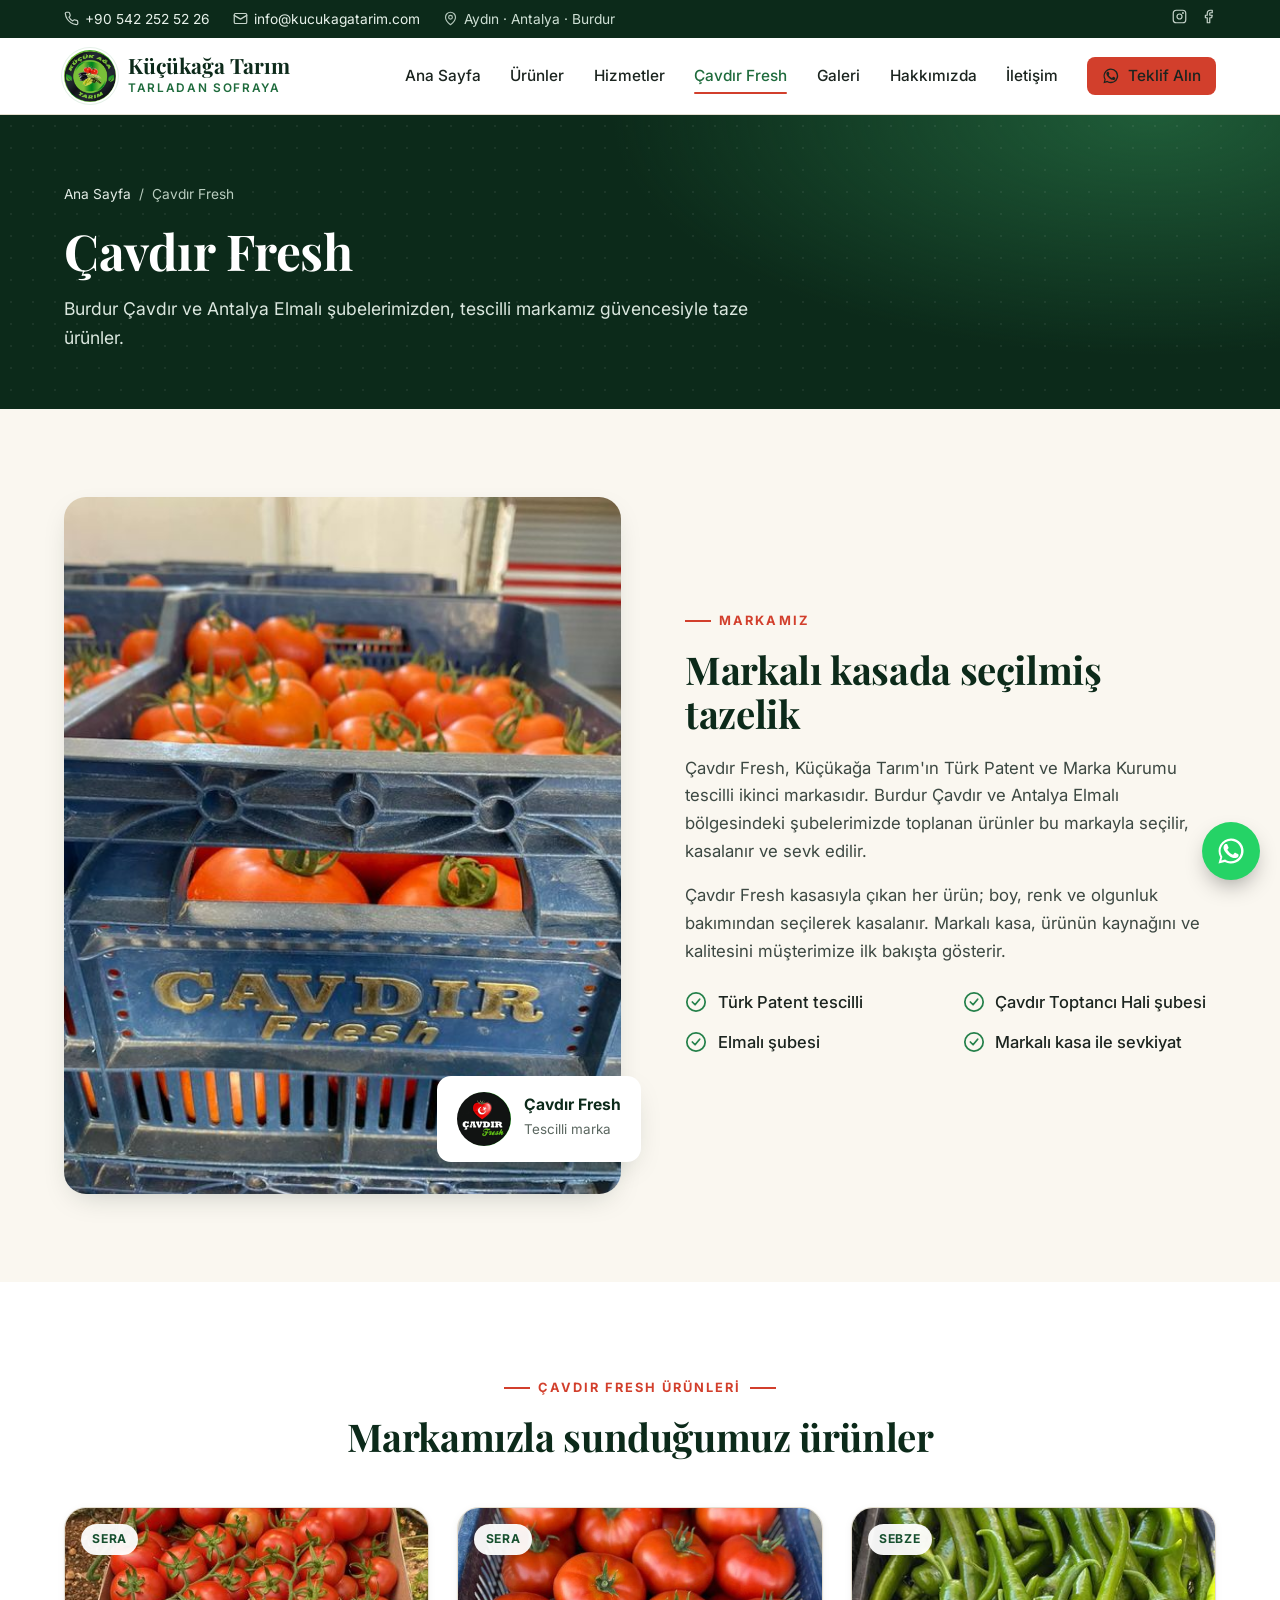
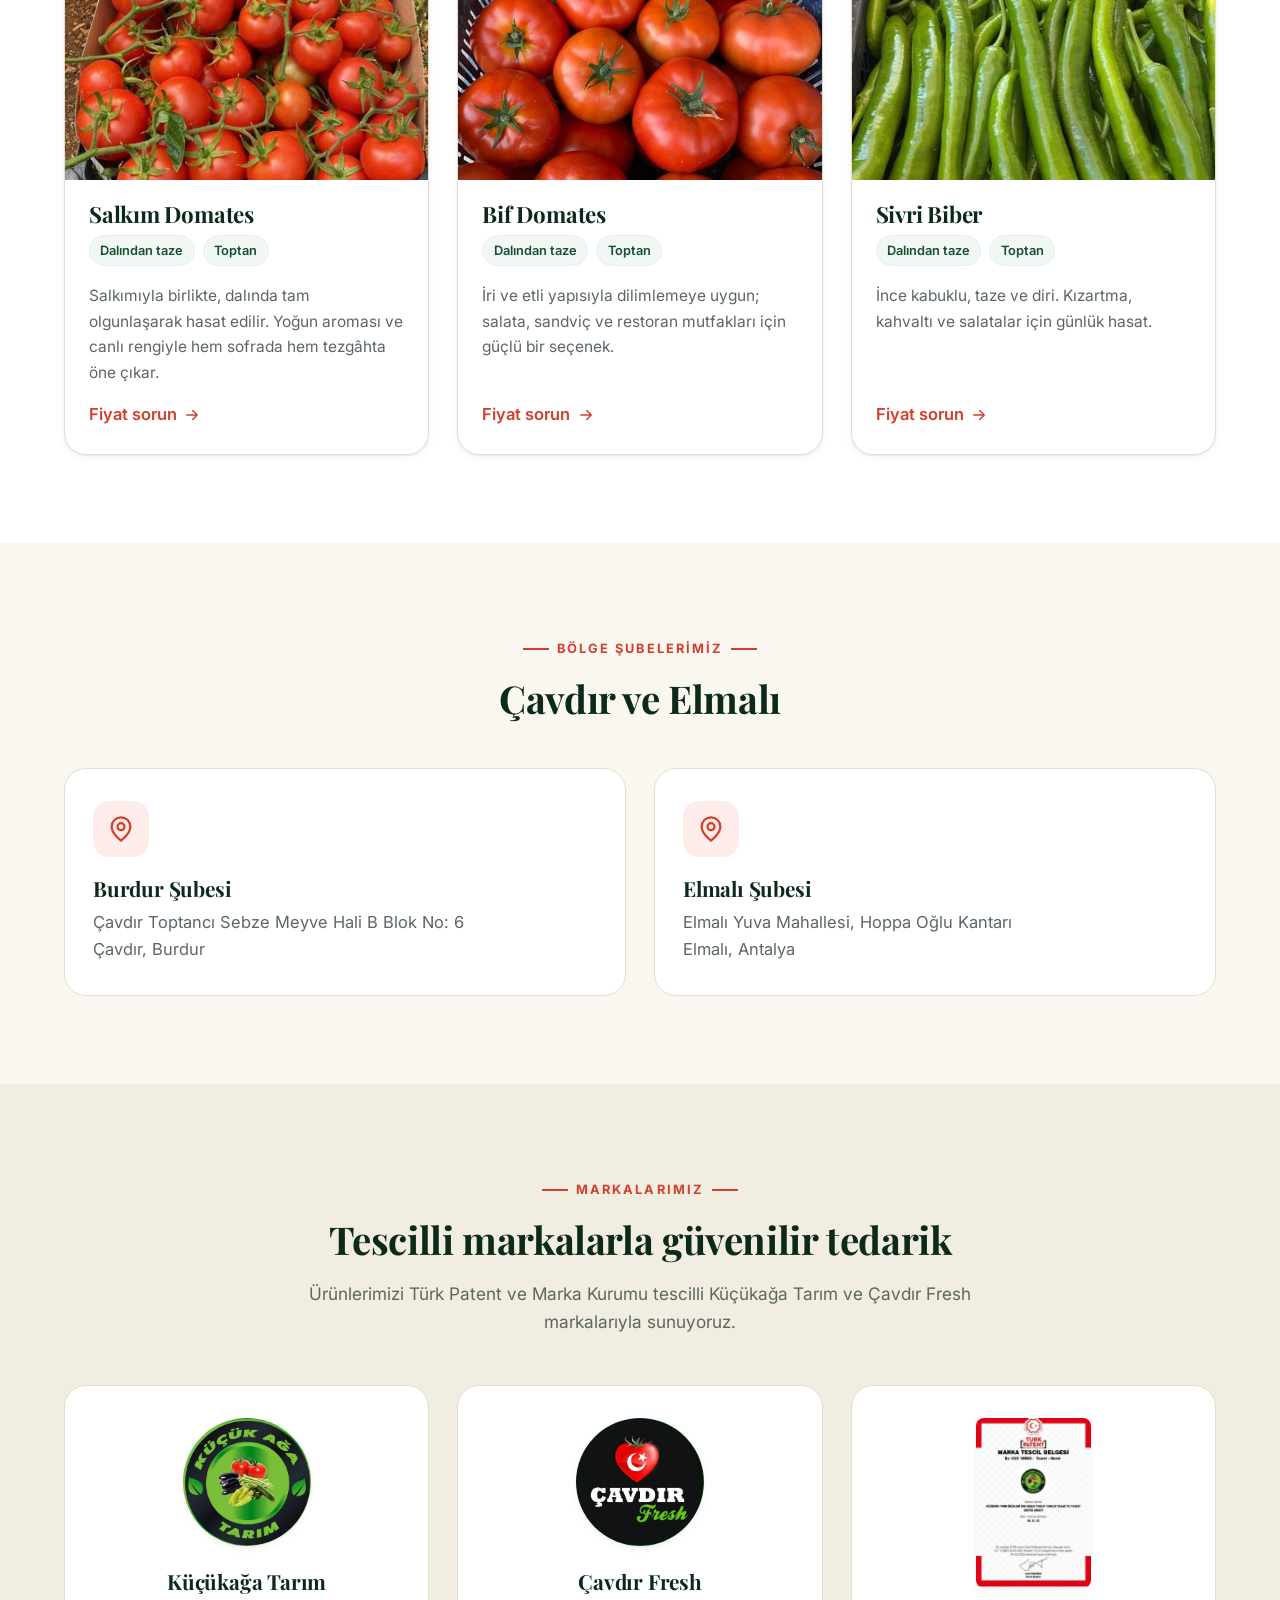
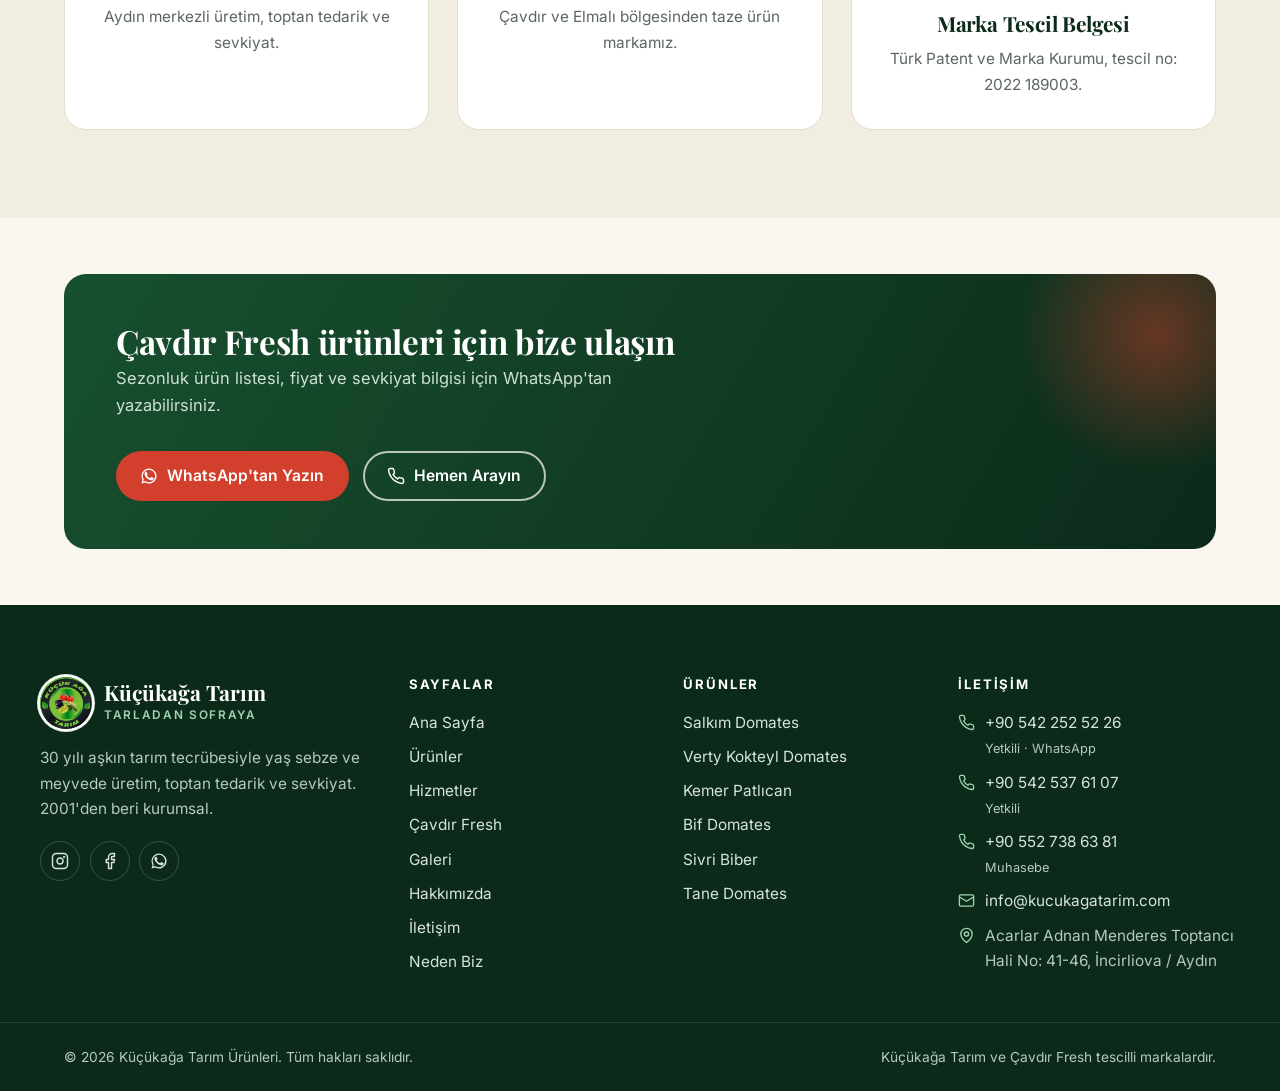
<file: cavdir-fresh.html>
<!doctype html>
<html lang="tr" class="no-js">
<head>
  <meta charset="utf-8">
  <meta name="viewport" content="width=device-width, initial-scale=1">
  <title>Çavdır Fresh | Küçükağa Tarım&#x27;ın Tescilli Markası</title>
  <meta name="description" content="Çavdır Fresh: Burdur Çavdır ve Antalya Elmalı şubelerinden seçilmiş domates ve sebzeler. Küçükağa Tarım&#x27;ın Türk Patent tescilli markası.">
  <link rel="canonical" href="https://kucukagatarim.com/cavdir-fresh.html">
  <meta property="og:type" content="website">
  <meta property="og:locale" content="tr_TR">
  <meta property="og:site_name" content="Küçükağa Tarım">
  <meta property="og:title" content="Çavdır Fresh | Küçükağa Tarım&#x27;ın Tescilli Markası">
  <meta property="og:description" content="Çavdır Fresh: Burdur Çavdır ve Antalya Elmalı şubelerinden seçilmiş domates ve sebzeler. Küçükağa Tarım&#x27;ın Türk Patent tescilli markası.">
  <meta property="og:url" content="https://kucukagatarim.com/cavdir-fresh.html">
  <meta property="og:image" content="https://kucukagatarim.com/assets/img/cavdir-kasa.jpg">
  <meta name="twitter:card" content="summary_large_image">
  <meta name="theme-color" content="#123d26">
  <link rel="icon" href="logo.ico" sizes="any">
  <link rel="icon" href="assets/img/icon-192.png" type="image/png">
  <link rel="apple-touch-icon" href="assets/img/icon-180.png">
  <link rel="preconnect" href="https://fonts.googleapis.com">
  <link rel="preconnect" href="https://fonts.gstatic.com" crossorigin>
  <link rel="stylesheet" href="https://fonts.googleapis.com/css2?family=Inter:wght@400;500;600;700&family=Playfair+Display:ital,wght@0,600;0,700;1,600&display=swap">
  <link rel="stylesheet" href="assets/css/site.css?v=20261118b">
  <script type="application/ld+json">{"@context": "https://schema.org", "@type": "Organization", "name": "Küçükağa Tarım", "legalName": "Küçükağa Tarım Ürünleri Gıda İnşaat İthalat İhracat Sanayi ve Ticaret Ltd. Şti.", "url": "https://kucukagatarim.com/", "logo": "https://kucukagatarim.com/assets/img/logo.jpg", "email": "info@kucukagatarim.com", "foundingDate": "2001", "sameAs": ["https://www.instagram.com/kucuk_aga_tarim.aydin?igsh=cGRrMXJ0emNpb3h1", "https://www.facebook.com/share/18U8bR2U88/"], "contactPoint": [{"@type": "ContactPoint", "telephone": "+90-542-252-52-26", "contactType": "customer service", "areaServed": "TR", "availableLanguage": "Turkish"}], "address": {"@type": "PostalAddress", "streetAddress": "Acarlar Adnan Menderes Toptancı Hali No: 41-46", "addressLocality": "İncirliova", "addressRegion": "Aydın", "addressCountry": "TR"}}</script>
</head>
<body>
<a class="skip" href="#icerik">İçeriğe geç</a>
<div class="topbar">
  <div class="wrap">
    <div class="topbar-items">
      <a href="tel:+905422525226"><svg viewBox="0 0 24 24" fill="none" stroke="currentColor" stroke-width="1.9" stroke-linecap="round" stroke-linejoin="round" aria-hidden="true"><path d="M22 16.9v3a2 2 0 0 1-2.2 2 19.8 19.8 0 0 1-8.6-3.1 19.5 19.5 0 0 1-6-6A19.8 19.8 0 0 1 2.1 4.2 2 2 0 0 1 4.1 2h3a2 2 0 0 1 2 1.7c.1 1 .4 1.9.7 2.8a2 2 0 0 1-.5 2.1L8 9.9a16 16 0 0 0 6 6l1.3-1.3a2 2 0 0 1 2.1-.4c.9.3 1.8.6 2.8.7a2 2 0 0 1 1.7 2Z"/></svg>+90 542 252 52 26</a>
      <a class="topbar-hide-sm" href="mailto:info@kucukagatarim.com"><svg viewBox="0 0 24 24" fill="none" stroke="currentColor" stroke-width="1.9" stroke-linecap="round" stroke-linejoin="round" aria-hidden="true"><rect x="2" y="4" width="20" height="16" rx="2"/><path d="m22 7-10 6L2 7"/></svg>info@kucukagatarim.com</a>
      <span class="topbar-hide-sm"><svg viewBox="0 0 24 24" fill="none" stroke="currentColor" stroke-width="1.9" stroke-linecap="round" stroke-linejoin="round" aria-hidden="true"><path d="M20 10c0 6-8 12-8 12s-8-6-8-12a8 8 0 0 1 16 0Z"/><circle cx="12" cy="10" r="3"/></svg>Aydın · Antalya · Burdur</span>
    </div>
    <div class="topbar-social">
      <a href="https://www.instagram.com/kucuk_aga_tarim.aydin?igsh=cGRrMXJ0emNpb3h1" target="_blank" rel="noopener" aria-label="Instagram"><svg viewBox="0 0 24 24" fill="none" stroke="currentColor" stroke-width="1.9" stroke-linecap="round" stroke-linejoin="round" aria-hidden="true"><rect x="2" y="2" width="20" height="20" rx="5"/><circle cx="12" cy="12" r="4"/><circle cx="17.5" cy="6.5" r=".6" fill="currentColor"/></svg></a>
      <a href="https://www.facebook.com/share/18U8bR2U88/" target="_blank" rel="noopener" aria-label="Facebook"><svg viewBox="0 0 24 24" fill="none" stroke="currentColor" stroke-width="1.9" stroke-linecap="round" stroke-linejoin="round" aria-hidden="true"><path d="M18 2h-3a5 5 0 0 0-5 5v3H7v4h3v8h4v-8h3l1-4h-4V7a1 1 0 0 1 1-1h3z"/></svg></a>
    </div>
  </div>
</div>
<header class="site-header">
  <div class="wrap">
    <a class="brand" href="index.html" aria-label="Küçükağa Tarım ana sayfa">
      <img src="assets/img/logo-sm.jpg" alt="" width="52" height="52">
      <span><span class="brand-name">Küçükağa Tarım</span><span class="brand-sub">Tarladan Sofraya</span></span>
    </a>
    <button class="menu-toggle" type="button" aria-label="Menüyü aç" aria-expanded="false" aria-controls="site-nav"><svg viewBox="0 0 24 24" fill="none" stroke="currentColor" stroke-width="1.9" stroke-linecap="round" stroke-linejoin="round" aria-hidden="true"><path d="M4 6h16M4 12h16M4 18h16"/></svg></button>
    <nav class="nav" id="site-nav" aria-label="Ana menü">
      <a href="index.html">Ana Sayfa</a>
      <a href="urunler.html">Ürünler</a>
      <a href="hizmetler.html">Hizmetler</a>
      <a href="cavdir-fresh.html" aria-current="page">Çavdır Fresh</a>
      <a href="galeri.html">Galeri</a>
      <a href="hakkimizda.html">Hakkımızda</a>
      <a href="iletisim.html">İletişim</a>
      <a class="btn btn-primary header-cta" href="https://wa.me/905422525226" target="_blank" rel="noopener"><svg viewBox="0 0 24 24" fill="currentColor" aria-hidden="true"><path d="M17.5 14.4c-.3-.1-1.8-.9-2-1-.3-.1-.5-.1-.7.1-.2.3-.8 1-.9 1.2-.2.2-.3.2-.6.1-.3-.1-1.3-.5-2.4-1.5-.9-.8-1.5-1.8-1.7-2.1-.2-.3 0-.5.1-.6l.4-.5c.2-.2.2-.3.3-.5.1-.2 0-.4 0-.5l-.9-2.2c-.2-.6-.5-.5-.7-.5h-.6c-.2 0-.5.1-.8.4-.3.3-1 1-1 2.5s1.1 2.9 1.2 3.1c.1.2 2.1 3.2 5.1 4.5.7.3 1.3.5 1.7.6.7.2 1.4.2 1.9.1.6-.1 1.8-.7 2-1.4.2-.7.2-1.3.2-1.4-.1-.1-.3-.2-.6-.3Z"/><path d="M12 2a10 10 0 0 0-8.6 15L2 22l5.1-1.3A10 10 0 1 0 12 2Zm0 18.2c-1.6 0-3.1-.4-4.4-1.2l-.3-.2-3 .8.8-3-.2-.3A8.2 8.2 0 1 1 12 20.2Z"/></svg>Teklif Alın</a>
    </nav>
  </div>
</header>
<main id="icerik">
<section class="page-hero">
  <div class="wrap">
    <nav class="breadcrumb" aria-label="Konum"><a href="index.html">Ana Sayfa</a><span aria-hidden="true">/</span><span>Çavdır Fresh</span></nav>
    <h1>Çavdır Fresh</h1>
    <p>Burdur Çavdır ve Antalya Elmalı şubelerimizden, tescilli markamız güvencesiyle taze ürünler.</p>
  </div>
</section>
<section class="section">
  <div class="wrap split">
    <div class="split-media reveal">
      <img src="assets/img/cavdir-kasa-sm.jpg" alt="Çavdır Fresh kasalarında ürünler" width="720" height="960" loading="lazy" decoding="async">
      <div class="media-card">
        <img src="assets/img/cavdir-fresh-logo-sm.jpg" alt="Çavdır Fresh" width="54" height="54" loading="lazy" decoding="async">
        <div><strong>Çavdır Fresh</strong><span>Tescilli marka</span></div>
      </div>
    </div>
    <div class="split-body reveal">
      <span class="eyebrow">Markamız</span>
      <h2>Markalı kasada seçilmiş tazelik</h2>
      <p>Çavdır Fresh, Küçükağa Tarım'ın Türk Patent ve Marka Kurumu tescilli ikinci markasıdır. Burdur Çavdır ve Antalya Elmalı bölgesindeki şubelerimizde toplanan ürünler bu markayla seçilir, kasalanır ve sevk edilir.</p>
      <p>Çavdır Fresh kasasıyla çıkan her ürün; boy, renk ve olgunluk bakımından seçilerek kasalanır. Markalı kasa, ürünün kaynağını ve kalitesini müşterimize ilk bakışta gösterir.</p>
      <ul class="checks">
        <li><svg viewBox="0 0 24 24" fill="none" stroke="currentColor" stroke-width="1.9" stroke-linecap="round" stroke-linejoin="round" aria-hidden="true"><circle cx="12" cy="12" r="10"/><path d="m8 12 3 3 5-6"/></svg>Türk Patent tescilli</li>
        <li><svg viewBox="0 0 24 24" fill="none" stroke="currentColor" stroke-width="1.9" stroke-linecap="round" stroke-linejoin="round" aria-hidden="true"><circle cx="12" cy="12" r="10"/><path d="m8 12 3 3 5-6"/></svg>Çavdır Toptancı Hali şubesi</li>
        <li><svg viewBox="0 0 24 24" fill="none" stroke="currentColor" stroke-width="1.9" stroke-linecap="round" stroke-linejoin="round" aria-hidden="true"><circle cx="12" cy="12" r="10"/><path d="m8 12 3 3 5-6"/></svg>Elmalı şubesi</li>
        <li><svg viewBox="0 0 24 24" fill="none" stroke="currentColor" stroke-width="1.9" stroke-linecap="round" stroke-linejoin="round" aria-hidden="true"><circle cx="12" cy="12" r="10"/><path d="m8 12 3 3 5-6"/></svg>Markalı kasa ile sevkiyat</li>
      </ul>
    </div>
  </div>
</section>
<section class="section section-alt">
  <div class="wrap">
    <div class="section-head center reveal">
      <span class="eyebrow">Çavdır Fresh ürünleri</span>
      <h2>Markamızla sunduğumuz ürünler</h2>
    </div>
    <div class="grid grid-3">
      <article class="product reveal" id="salkim-domates">
        <div class="product-img" data-full="assets/img/salkim-domates.jpg" data-caption="Salkım Domates">
          <img src="assets/img/salkim-domates-sm.jpg" alt="Salkım Domates" width="720" height="960" loading="lazy" decoding="async">
          <span class="tag">Sera</span>
        </div>
        <div class="product-body">
          <h3>Salkım Domates</h3>
          <div class="product-meta"><span class="chip">Dalından taze</span><span class="chip">Toptan</span></div>
          <p>Salkımıyla birlikte, dalında tam olgunlaşarak hasat edilir. Yoğun aroması ve canlı rengiyle hem sofrada hem tezgâhta öne çıkar.</p>
          <a class="product-link" href="https://wa.me/905422525226?text=Salkım%20Domates%20için%20fiyat%20bilgisi%20almak%20istiyorum." target="_blank" rel="noopener">Fiyat sorun <svg viewBox="0 0 24 24" fill="none" stroke="currentColor" stroke-width="1.9" stroke-linecap="round" stroke-linejoin="round" aria-hidden="true"><path d="M5 12h14M13 6l6 6-6 6"/></svg></a>
        </div>
      </article>
      <article class="product reveal" id="bif-domates">
        <div class="product-img" data-full="assets/img/bif-domates.jpg" data-caption="Bif Domates">
          <img src="assets/img/bif-domates-sm.jpg" alt="Bif Domates" width="720" height="960" loading="lazy" decoding="async">
          <span class="tag">Sera</span>
        </div>
        <div class="product-body">
          <h3>Bif Domates</h3>
          <div class="product-meta"><span class="chip">Dalından taze</span><span class="chip">Toptan</span></div>
          <p>İri ve etli yapısıyla dilimlemeye uygun; salata, sandviç ve restoran mutfakları için güçlü bir seçenek.</p>
          <a class="product-link" href="https://wa.me/905422525226?text=Bif%20Domates%20için%20fiyat%20bilgisi%20almak%20istiyorum." target="_blank" rel="noopener">Fiyat sorun <svg viewBox="0 0 24 24" fill="none" stroke="currentColor" stroke-width="1.9" stroke-linecap="round" stroke-linejoin="round" aria-hidden="true"><path d="M5 12h14M13 6l6 6-6 6"/></svg></a>
        </div>
      </article>
      <article class="product reveal" id="sivri-biber">
        <div class="product-img" data-full="assets/img/sivri-biber.jpg" data-caption="Sivri Biber">
          <img src="assets/img/sivri-biber-sm.jpg" alt="Sivri Biber" width="720" height="960" loading="lazy" decoding="async">
          <span class="tag">Sebze</span>
        </div>
        <div class="product-body">
          <h3>Sivri Biber</h3>
          <div class="product-meta"><span class="chip">Dalından taze</span><span class="chip">Toptan</span></div>
          <p>İnce kabuklu, taze ve diri. Kızartma, kahvaltı ve salatalar için günlük hasat.</p>
          <a class="product-link" href="https://wa.me/905422525226?text=Sivri%20Biber%20için%20fiyat%20bilgisi%20almak%20istiyorum." target="_blank" rel="noopener">Fiyat sorun <svg viewBox="0 0 24 24" fill="none" stroke="currentColor" stroke-width="1.9" stroke-linecap="round" stroke-linejoin="round" aria-hidden="true"><path d="M5 12h14M13 6l6 6-6 6"/></svg></a>
        </div>
      </article>
    </div>
  </div>
</section>
<section class="section">
  <div class="wrap">
    <div class="section-head center reveal">
      <span class="eyebrow">Bölge şubelerimiz</span>
      <h2>Çavdır ve Elmalı</h2>
    </div>
    <div class="grid grid-2">
      <div class="feature reveal">
        <div class="icon red"><svg viewBox="0 0 24 24" fill="none" stroke="currentColor" stroke-width="1.9" stroke-linecap="round" stroke-linejoin="round" aria-hidden="true"><path d="M20 10c0 6-8 12-8 12s-8-6-8-12a8 8 0 0 1 16 0Z"/><circle cx="12" cy="10" r="3"/></svg></div>
        <h3>Burdur Şubesi</h3>
        <p>Çavdır Toptancı Sebze Meyve Hali B Blok No: 6<br>Çavdır, Burdur</p>
      </div>
      <div class="feature reveal">
        <div class="icon red"><svg viewBox="0 0 24 24" fill="none" stroke="currentColor" stroke-width="1.9" stroke-linecap="round" stroke-linejoin="round" aria-hidden="true"><path d="M20 10c0 6-8 12-8 12s-8-6-8-12a8 8 0 0 1 16 0Z"/><circle cx="12" cy="10" r="3"/></svg></div>
        <h3>Elmalı Şubesi</h3>
        <p>Elmalı Yuva Mahallesi, Hoppa Oğlu Kantarı<br>Elmalı, Antalya</p>
      </div>
    </div>
  </div>
</section>
<section class="section section-sand">
  <div class="wrap">
    <div class="section-head center reveal">
      <span class="eyebrow">Markalarımız</span>
      <h2>Tescilli markalarla güvenilir tedarik</h2>
      <p>Ürünlerimizi Türk Patent ve Marka Kurumu tescilli Küçükağa Tarım ve Çavdır Fresh markalarıyla sunuyoruz.</p>
    </div>
    <div class="brands">
      <div class="brand-card reveal">
        <img src="assets/img/logo-sm.jpg" alt="Küçükağa Tarım logosu" width="128" height="128" loading="lazy" decoding="async">
        <h3>Küçükağa Tarım</h3>
        <p>Aydın merkezli üretim, toptan tedarik ve sevkiyat.</p>
      </div>
      <div class="brand-card reveal">
        <img src="assets/img/cavdir-fresh-logo-sm.jpg" alt="Çavdır Fresh logosu" width="128" height="128" loading="lazy" decoding="async">
        <h3>Çavdır Fresh</h3>
        <p>Çavdır ve Elmalı bölgesinden taze ürün markamız.</p>
      </div>
      <div class="brand-card doc reveal">
        <span data-full="assets/img/marka-tescil-belgesi.jpg" data-caption="Türk Patent marka tescil belgesi"><img src="assets/img/marka-tescil-belgesi-sm.jpg" alt="Türk Patent marka tescil belgesi" width="490" height="720" loading="lazy" decoding="async"></span>
        <h3>Marka Tescil Belgesi</h3>
        <p>Türk Patent ve Marka Kurumu, tescil no: 2022 189003.</p>
      </div>
    </div>
  </div>
</section>
<section class="section-sm">
  <div class="wrap">
    <div class="cta-band reveal">
      <div>
        <h2>Çavdır Fresh ürünleri için bize ulaşın</h2>
        <p>Sezonluk ürün listesi, fiyat ve sevkiyat bilgisi için WhatsApp'tan yazabilirsiniz.</p>
      </div>
      <div class="hero-actions">
        <a class="btn btn-primary" href="https://wa.me/905422525226" target="_blank" rel="noopener"><svg viewBox="0 0 24 24" fill="currentColor" aria-hidden="true"><path d="M17.5 14.4c-.3-.1-1.8-.9-2-1-.3-.1-.5-.1-.7.1-.2.3-.8 1-.9 1.2-.2.2-.3.2-.6.1-.3-.1-1.3-.5-2.4-1.5-.9-.8-1.5-1.8-1.7-2.1-.2-.3 0-.5.1-.6l.4-.5c.2-.2.2-.3.3-.5.1-.2 0-.4 0-.5l-.9-2.2c-.2-.6-.5-.5-.7-.5h-.6c-.2 0-.5.1-.8.4-.3.3-1 1-1 2.5s1.1 2.9 1.2 3.1c.1.2 2.1 3.2 5.1 4.5.7.3 1.3.5 1.7.6.7.2 1.4.2 1.9.1.6-.1 1.8-.7 2-1.4.2-.7.2-1.3.2-1.4-.1-.1-.3-.2-.6-.3Z"/><path d="M12 2a10 10 0 0 0-8.6 15L2 22l5.1-1.3A10 10 0 1 0 12 2Zm0 18.2c-1.6 0-3.1-.4-4.4-1.2l-.3-.2-3 .8.8-3-.2-.3A8.2 8.2 0 1 1 12 20.2Z"/></svg>WhatsApp'tan Yazın</a>
        <a class="btn btn-ghost" href="tel:+905422525226"><svg viewBox="0 0 24 24" fill="none" stroke="currentColor" stroke-width="1.9" stroke-linecap="round" stroke-linejoin="round" aria-hidden="true"><path d="M22 16.9v3a2 2 0 0 1-2.2 2 19.8 19.8 0 0 1-8.6-3.1 19.5 19.5 0 0 1-6-6A19.8 19.8 0 0 1 2.1 4.2 2 2 0 0 1 4.1 2h3a2 2 0 0 1 2 1.7c.1 1 .4 1.9.7 2.8a2 2 0 0 1-.5 2.1L8 9.9a16 16 0 0 0 6 6l1.3-1.3a2 2 0 0 1 2.1-.4c.9.3 1.8.6 2.8.7a2 2 0 0 1 1.7 2Z"/></svg>Hemen Arayın</a>
      </div>
    </div>
  </div>
</section>
</main>
<footer class="site-footer">
  <div class="wrap footer-main">
    <div class="footer-brand">
      <a class="brand" href="index.html">
        <img src="assets/img/logo-sm.jpg" alt="" width="52" height="52" loading="lazy">
        <span><span class="brand-name">Küçükağa Tarım</span><span class="brand-sub">Tarladan Sofraya</span></span>
      </a>
      <p>30 yılı aşkın tarım tecrübesiyle yaş sebze ve meyvede üretim, toptan tedarik ve sevkiyat. 2001'den beri kurumsal.</p>
      <div class="social">
        <a href="https://www.instagram.com/kucuk_aga_tarim.aydin?igsh=cGRrMXJ0emNpb3h1" target="_blank" rel="noopener" aria-label="Instagram"><svg viewBox="0 0 24 24" fill="none" stroke="currentColor" stroke-width="1.9" stroke-linecap="round" stroke-linejoin="round" aria-hidden="true"><rect x="2" y="2" width="20" height="20" rx="5"/><circle cx="12" cy="12" r="4"/><circle cx="17.5" cy="6.5" r=".6" fill="currentColor"/></svg></a>
        <a href="https://www.facebook.com/share/18U8bR2U88/" target="_blank" rel="noopener" aria-label="Facebook"><svg viewBox="0 0 24 24" fill="none" stroke="currentColor" stroke-width="1.9" stroke-linecap="round" stroke-linejoin="round" aria-hidden="true"><path d="M18 2h-3a5 5 0 0 0-5 5v3H7v4h3v8h4v-8h3l1-4h-4V7a1 1 0 0 1 1-1h3z"/></svg></a>
        <a href="https://wa.me/905422525226" target="_blank" rel="noopener" aria-label="WhatsApp"><svg viewBox="0 0 24 24" fill="currentColor" aria-hidden="true"><path d="M17.5 14.4c-.3-.1-1.8-.9-2-1-.3-.1-.5-.1-.7.1-.2.3-.8 1-.9 1.2-.2.2-.3.2-.6.1-.3-.1-1.3-.5-2.4-1.5-.9-.8-1.5-1.8-1.7-2.1-.2-.3 0-.5.1-.6l.4-.5c.2-.2.2-.3.3-.5.1-.2 0-.4 0-.5l-.9-2.2c-.2-.6-.5-.5-.7-.5h-.6c-.2 0-.5.1-.8.4-.3.3-1 1-1 2.5s1.1 2.9 1.2 3.1c.1.2 2.1 3.2 5.1 4.5.7.3 1.3.5 1.7.6.7.2 1.4.2 1.9.1.6-.1 1.8-.7 2-1.4.2-.7.2-1.3.2-1.4-.1-.1-.3-.2-.6-.3Z"/><path d="M12 2a10 10 0 0 0-8.6 15L2 22l5.1-1.3A10 10 0 1 0 12 2Zm0 18.2c-1.6 0-3.1-.4-4.4-1.2l-.3-.2-3 .8.8-3-.2-.3A8.2 8.2 0 1 1 12 20.2Z"/></svg></a>
      </div>
    </div>
    <div>
      <h4>Sayfalar</h4>
      <ul><li><a href="index.html">Ana Sayfa</a></li><li><a href="urunler.html">Ürünler</a></li><li><a href="hizmetler.html">Hizmetler</a></li><li><a href="cavdir-fresh.html">Çavdır Fresh</a></li><li><a href="galeri.html">Galeri</a></li><li><a href="hakkimizda.html">Hakkımızda</a></li><li><a href="iletisim.html">İletişim</a></li><li><a href="neden-biz.html">Neden Biz</a></li></ul>
    </div>
    <div>
      <h4>Ürünler</h4>
      <ul><li><a href="urunler.html#salkim-domates">Salkım Domates</a></li><li><a href="urunler.html#verty-domates">Verty Kokteyl Domates</a></li><li><a href="urunler.html#kemer-patlican">Kemer Patlıcan</a></li><li><a href="urunler.html#bif-domates">Bif Domates</a></li><li><a href="urunler.html#sivri-biber">Sivri Biber</a></li><li><a href="urunler.html#tane-domates">Tane Domates</a></li></ul>
    </div>
    <div>
      <h4>İletişim</h4>
      <ul class="footer-contact">
        <li><svg viewBox="0 0 24 24" fill="none" stroke="currentColor" stroke-width="1.9" stroke-linecap="round" stroke-linejoin="round" aria-hidden="true"><path d="M22 16.9v3a2 2 0 0 1-2.2 2 19.8 19.8 0 0 1-8.6-3.1 19.5 19.5 0 0 1-6-6A19.8 19.8 0 0 1 2.1 4.2 2 2 0 0 1 4.1 2h3a2 2 0 0 1 2 1.7c.1 1 .4 1.9.7 2.8a2 2 0 0 1-.5 2.1L8 9.9a16 16 0 0 0 6 6l1.3-1.3a2 2 0 0 1 2.1-.4c.9.3 1.8.6 2.8.7a2 2 0 0 1 1.7 2Z"/></svg><span><a href="tel:+905422525226">+90 542 252 52 26</a><br><small>Yetkili · WhatsApp</small></span></li><li><svg viewBox="0 0 24 24" fill="none" stroke="currentColor" stroke-width="1.9" stroke-linecap="round" stroke-linejoin="round" aria-hidden="true"><path d="M22 16.9v3a2 2 0 0 1-2.2 2 19.8 19.8 0 0 1-8.6-3.1 19.5 19.5 0 0 1-6-6A19.8 19.8 0 0 1 2.1 4.2 2 2 0 0 1 4.1 2h3a2 2 0 0 1 2 1.7c.1 1 .4 1.9.7 2.8a2 2 0 0 1-.5 2.1L8 9.9a16 16 0 0 0 6 6l1.3-1.3a2 2 0 0 1 2.1-.4c.9.3 1.8.6 2.8.7a2 2 0 0 1 1.7 2Z"/></svg><span><a href="tel:+905425376107">+90 542 537 61 07</a><br><small>Yetkili</small></span></li><li><svg viewBox="0 0 24 24" fill="none" stroke="currentColor" stroke-width="1.9" stroke-linecap="round" stroke-linejoin="round" aria-hidden="true"><path d="M22 16.9v3a2 2 0 0 1-2.2 2 19.8 19.8 0 0 1-8.6-3.1 19.5 19.5 0 0 1-6-6A19.8 19.8 0 0 1 2.1 4.2 2 2 0 0 1 4.1 2h3a2 2 0 0 1 2 1.7c.1 1 .4 1.9.7 2.8a2 2 0 0 1-.5 2.1L8 9.9a16 16 0 0 0 6 6l1.3-1.3a2 2 0 0 1 2.1-.4c.9.3 1.8.6 2.8.7a2 2 0 0 1 1.7 2Z"/></svg><span><a href="tel:+905527386381">+90 552 738 63 81</a><br><small>Muhasebe</small></span></li>
        <li><svg viewBox="0 0 24 24" fill="none" stroke="currentColor" stroke-width="1.9" stroke-linecap="round" stroke-linejoin="round" aria-hidden="true"><rect x="2" y="4" width="20" height="16" rx="2"/><path d="m22 7-10 6L2 7"/></svg><a href="mailto:info@kucukagatarim.com">info@kucukagatarim.com</a></li>
        <li><svg viewBox="0 0 24 24" fill="none" stroke="currentColor" stroke-width="1.9" stroke-linecap="round" stroke-linejoin="round" aria-hidden="true"><path d="M20 10c0 6-8 12-8 12s-8-6-8-12a8 8 0 0 1 16 0Z"/><circle cx="12" cy="10" r="3"/></svg><span>Acarlar Adnan Menderes Toptancı Hali No: 41-46, İncirliova / Aydın</span></li>
      </ul>
    </div>
  </div>
  <div class="footer-bottom">
    <div class="wrap">
      <span>© <span data-year>2026</span> Küçükağa Tarım Ürünleri. Tüm hakları saklıdır.</span>
      <span>Küçükağa Tarım ve Çavdır Fresh tescilli markalardır.</span>
    </div>
  </div>
</footer>
<a class="wa-float" href="https://wa.me/905422525226" target="_blank" rel="noopener" aria-label="WhatsApp ile yazın"><svg viewBox="0 0 24 24" fill="currentColor" aria-hidden="true"><path d="M17.5 14.4c-.3-.1-1.8-.9-2-1-.3-.1-.5-.1-.7.1-.2.3-.8 1-.9 1.2-.2.2-.3.2-.6.1-.3-.1-1.3-.5-2.4-1.5-.9-.8-1.5-1.8-1.7-2.1-.2-.3 0-.5.1-.6l.4-.5c.2-.2.2-.3.3-.5.1-.2 0-.4 0-.5l-.9-2.2c-.2-.6-.5-.5-.7-.5h-.6c-.2 0-.5.1-.8.4-.3.3-1 1-1 2.5s1.1 2.9 1.2 3.1c.1.2 2.1 3.2 5.1 4.5.7.3 1.3.5 1.7.6.7.2 1.4.2 1.9.1.6-.1 1.8-.7 2-1.4.2-.7.2-1.3.2-1.4-.1-.1-.3-.2-.6-.3Z"/><path d="M12 2a10 10 0 0 0-8.6 15L2 22l5.1-1.3A10 10 0 1 0 12 2Zm0 18.2c-1.6 0-3.1-.4-4.4-1.2l-.3-.2-3 .8.8-3-.2-.3A8.2 8.2 0 1 1 12 20.2Z"/></svg></a>
<script src="assets/js/site.js?v=20261118b" defer></script>
</body>
</html>
</file>
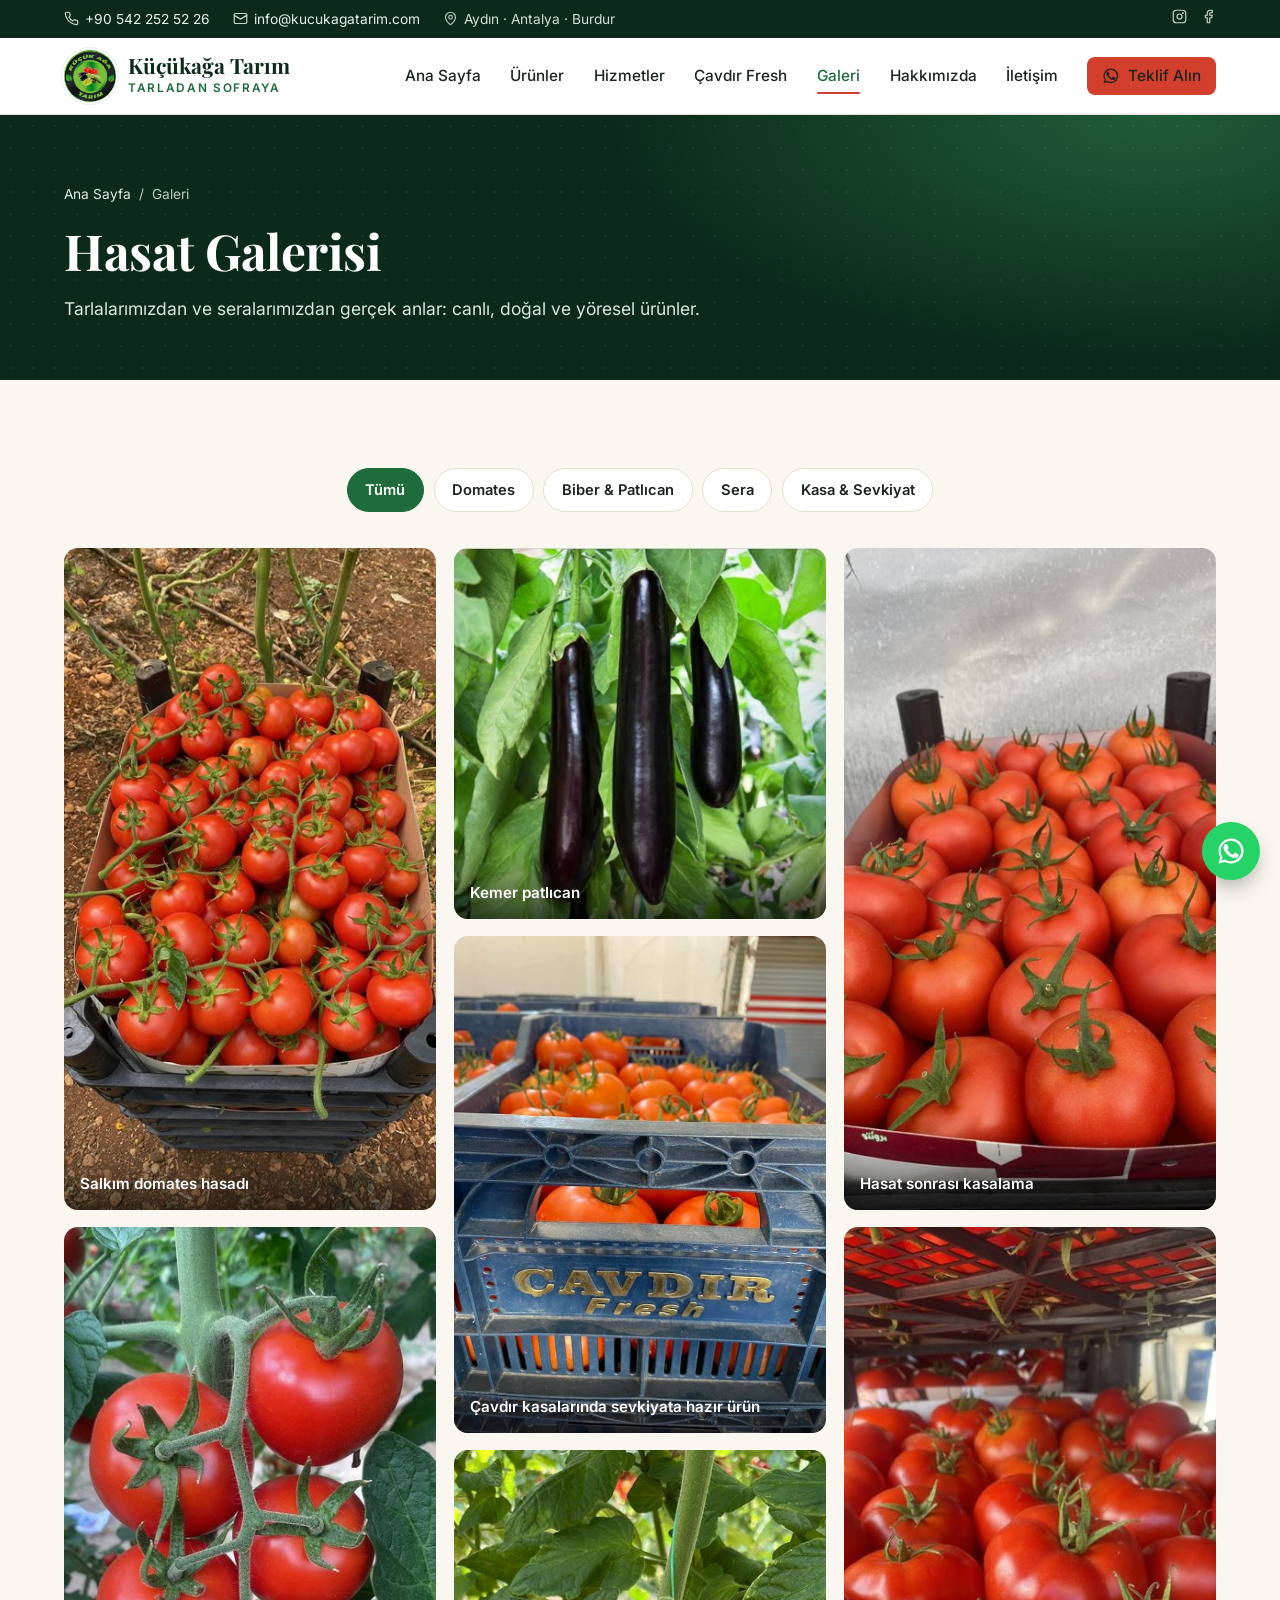
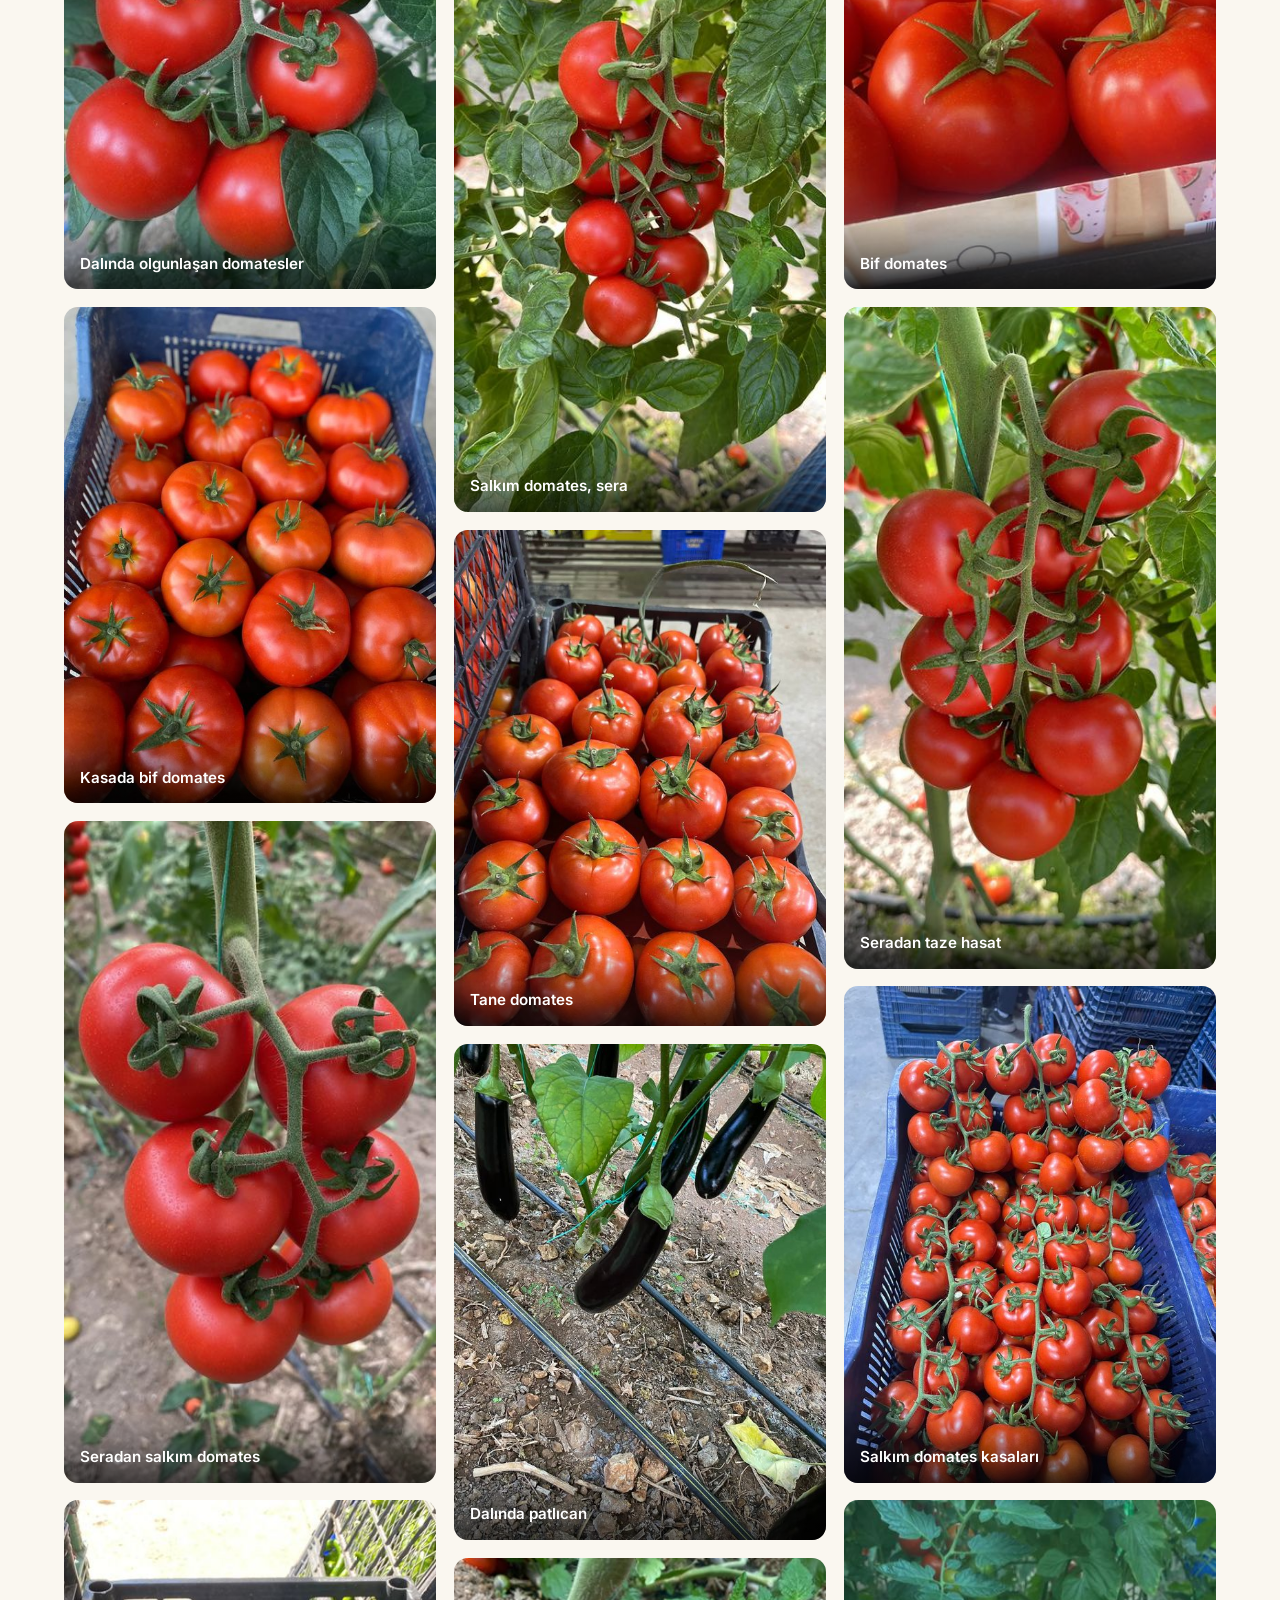
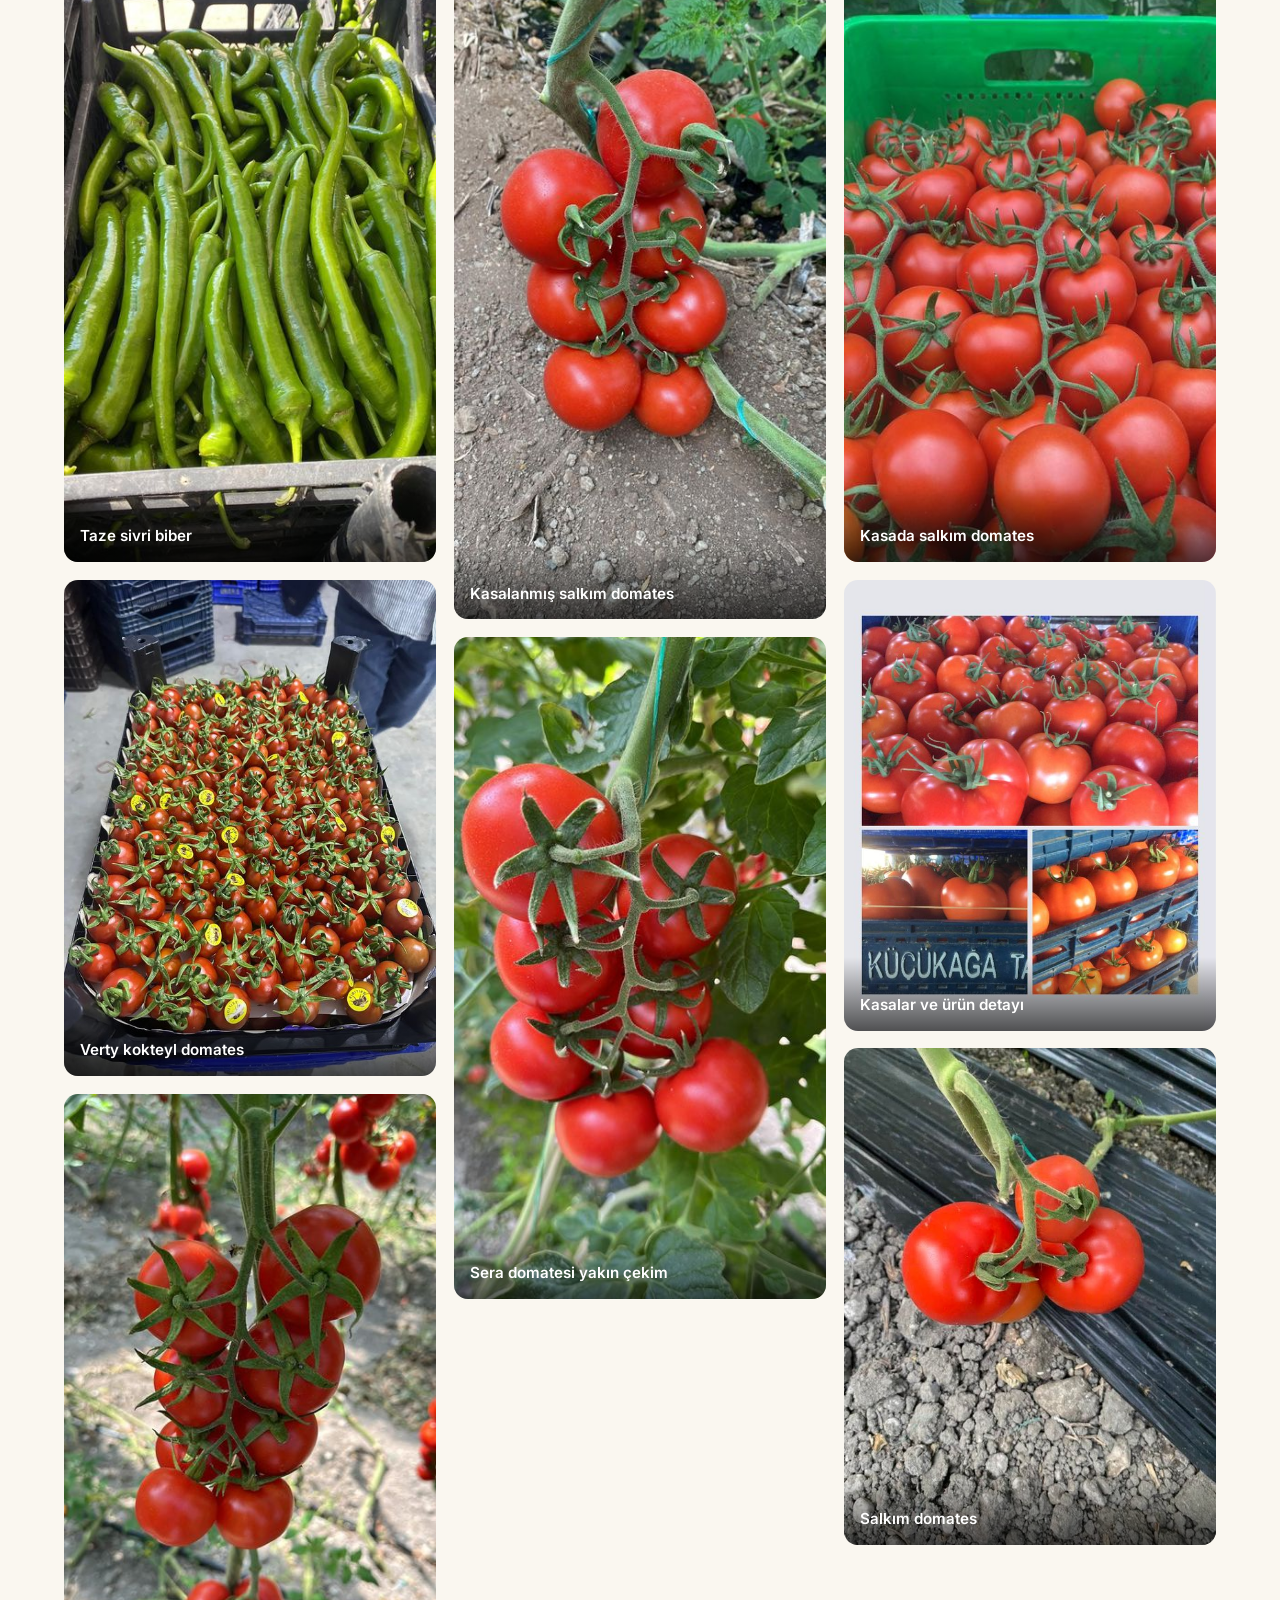
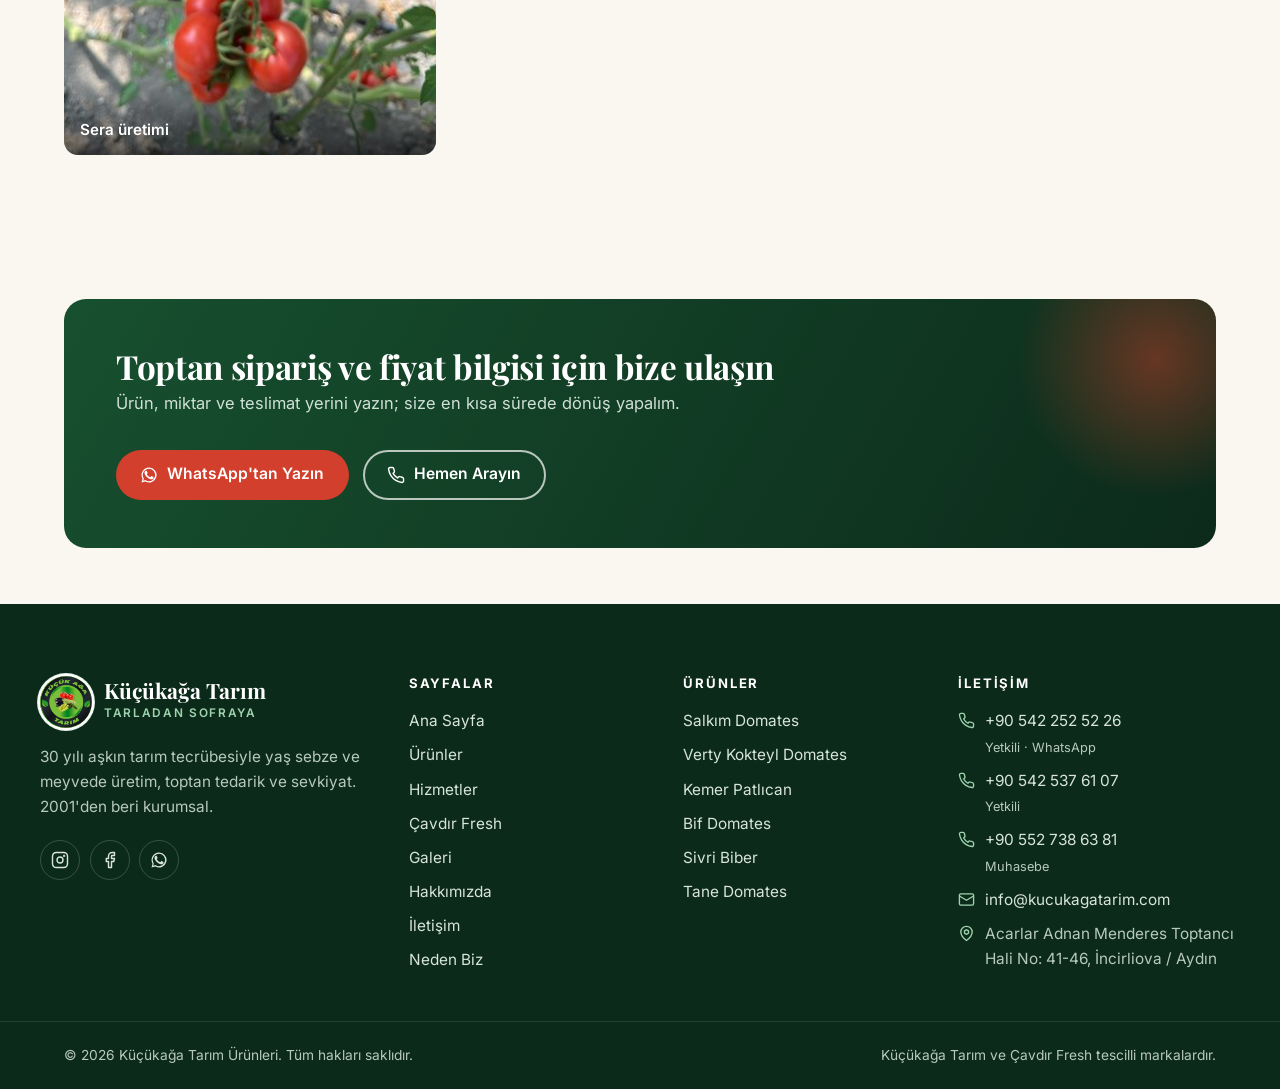
<file: galeri.html>
<!doctype html>
<html lang="tr" class="no-js">
<head>
  <meta charset="utf-8">
  <meta name="viewport" content="width=device-width, initial-scale=1">
  <title>Galeri | Seradan ve Hasattan Fotoğraflar – Küçükağa Tarım</title>
  <meta name="description" content="Küçükağa Tarım seralarından ve hasadından fotoğraflar: salkım domates, bif domates, biber, patlıcan ve sevkiyat.">
  <link rel="canonical" href="https://kucukagatarim.com/galeri.html">
  <meta property="og:type" content="website">
  <meta property="og:locale" content="tr_TR">
  <meta property="og:site_name" content="Küçükağa Tarım">
  <meta property="og:title" content="Galeri | Seradan ve Hasattan Fotoğraflar – Küçükağa Tarım">
  <meta property="og:description" content="Küçükağa Tarım seralarından ve hasadından fotoğraflar: salkım domates, bif domates, biber, patlıcan ve sevkiyat.">
  <meta property="og:url" content="https://kucukagatarim.com/galeri.html">
  <meta property="og:image" content="https://kucukagatarim.com/assets/img/sera-4.jpg">
  <meta name="twitter:card" content="summary_large_image">
  <meta name="theme-color" content="#123d26">
  <link rel="icon" href="logo.ico" sizes="any">
  <link rel="icon" href="assets/img/icon-192.png" type="image/png">
  <link rel="apple-touch-icon" href="assets/img/icon-180.png">
  <link rel="preconnect" href="https://fonts.googleapis.com">
  <link rel="preconnect" href="https://fonts.gstatic.com" crossorigin>
  <link rel="stylesheet" href="https://fonts.googleapis.com/css2?family=Inter:wght@400;500;600;700&family=Playfair+Display:ital,wght@0,600;0,700;1,600&display=swap">
  <link rel="stylesheet" href="assets/css/site.css?v=20261118b">
  <script type="application/ld+json">{"@context": "https://schema.org", "@type": "Organization", "name": "Küçükağa Tarım", "legalName": "Küçükağa Tarım Ürünleri Gıda İnşaat İthalat İhracat Sanayi ve Ticaret Ltd. Şti.", "url": "https://kucukagatarim.com/", "logo": "https://kucukagatarim.com/assets/img/logo.jpg", "email": "info@kucukagatarim.com", "foundingDate": "2001", "sameAs": ["https://www.instagram.com/kucuk_aga_tarim.aydin?igsh=cGRrMXJ0emNpb3h1", "https://www.facebook.com/share/18U8bR2U88/"], "contactPoint": [{"@type": "ContactPoint", "telephone": "+90-542-252-52-26", "contactType": "customer service", "areaServed": "TR", "availableLanguage": "Turkish"}], "address": {"@type": "PostalAddress", "streetAddress": "Acarlar Adnan Menderes Toptancı Hali No: 41-46", "addressLocality": "İncirliova", "addressRegion": "Aydın", "addressCountry": "TR"}}</script>
</head>
<body>
<a class="skip" href="#icerik">İçeriğe geç</a>
<div class="topbar">
  <div class="wrap">
    <div class="topbar-items">
      <a href="tel:+905422525226"><svg viewBox="0 0 24 24" fill="none" stroke="currentColor" stroke-width="1.9" stroke-linecap="round" stroke-linejoin="round" aria-hidden="true"><path d="M22 16.9v3a2 2 0 0 1-2.2 2 19.8 19.8 0 0 1-8.6-3.1 19.5 19.5 0 0 1-6-6A19.8 19.8 0 0 1 2.1 4.2 2 2 0 0 1 4.1 2h3a2 2 0 0 1 2 1.7c.1 1 .4 1.9.7 2.8a2 2 0 0 1-.5 2.1L8 9.9a16 16 0 0 0 6 6l1.3-1.3a2 2 0 0 1 2.1-.4c.9.3 1.8.6 2.8.7a2 2 0 0 1 1.7 2Z"/></svg>+90 542 252 52 26</a>
      <a class="topbar-hide-sm" href="mailto:info@kucukagatarim.com"><svg viewBox="0 0 24 24" fill="none" stroke="currentColor" stroke-width="1.9" stroke-linecap="round" stroke-linejoin="round" aria-hidden="true"><rect x="2" y="4" width="20" height="16" rx="2"/><path d="m22 7-10 6L2 7"/></svg>info@kucukagatarim.com</a>
      <span class="topbar-hide-sm"><svg viewBox="0 0 24 24" fill="none" stroke="currentColor" stroke-width="1.9" stroke-linecap="round" stroke-linejoin="round" aria-hidden="true"><path d="M20 10c0 6-8 12-8 12s-8-6-8-12a8 8 0 0 1 16 0Z"/><circle cx="12" cy="10" r="3"/></svg>Aydın · Antalya · Burdur</span>
    </div>
    <div class="topbar-social">
      <a href="https://www.instagram.com/kucuk_aga_tarim.aydin?igsh=cGRrMXJ0emNpb3h1" target="_blank" rel="noopener" aria-label="Instagram"><svg viewBox="0 0 24 24" fill="none" stroke="currentColor" stroke-width="1.9" stroke-linecap="round" stroke-linejoin="round" aria-hidden="true"><rect x="2" y="2" width="20" height="20" rx="5"/><circle cx="12" cy="12" r="4"/><circle cx="17.5" cy="6.5" r=".6" fill="currentColor"/></svg></a>
      <a href="https://www.facebook.com/share/18U8bR2U88/" target="_blank" rel="noopener" aria-label="Facebook"><svg viewBox="0 0 24 24" fill="none" stroke="currentColor" stroke-width="1.9" stroke-linecap="round" stroke-linejoin="round" aria-hidden="true"><path d="M18 2h-3a5 5 0 0 0-5 5v3H7v4h3v8h4v-8h3l1-4h-4V7a1 1 0 0 1 1-1h3z"/></svg></a>
    </div>
  </div>
</div>
<header class="site-header">
  <div class="wrap">
    <a class="brand" href="index.html" aria-label="Küçükağa Tarım ana sayfa">
      <img src="assets/img/logo-sm.jpg" alt="" width="52" height="52">
      <span><span class="brand-name">Küçükağa Tarım</span><span class="brand-sub">Tarladan Sofraya</span></span>
    </a>
    <button class="menu-toggle" type="button" aria-label="Menüyü aç" aria-expanded="false" aria-controls="site-nav"><svg viewBox="0 0 24 24" fill="none" stroke="currentColor" stroke-width="1.9" stroke-linecap="round" stroke-linejoin="round" aria-hidden="true"><path d="M4 6h16M4 12h16M4 18h16"/></svg></button>
    <nav class="nav" id="site-nav" aria-label="Ana menü">
      <a href="index.html">Ana Sayfa</a>
      <a href="urunler.html">Ürünler</a>
      <a href="hizmetler.html">Hizmetler</a>
      <a href="cavdir-fresh.html">Çavdır Fresh</a>
      <a href="galeri.html" aria-current="page">Galeri</a>
      <a href="hakkimizda.html">Hakkımızda</a>
      <a href="iletisim.html">İletişim</a>
      <a class="btn btn-primary header-cta" href="https://wa.me/905422525226" target="_blank" rel="noopener"><svg viewBox="0 0 24 24" fill="currentColor" aria-hidden="true"><path d="M17.5 14.4c-.3-.1-1.8-.9-2-1-.3-.1-.5-.1-.7.1-.2.3-.8 1-.9 1.2-.2.2-.3.2-.6.1-.3-.1-1.3-.5-2.4-1.5-.9-.8-1.5-1.8-1.7-2.1-.2-.3 0-.5.1-.6l.4-.5c.2-.2.2-.3.3-.5.1-.2 0-.4 0-.5l-.9-2.2c-.2-.6-.5-.5-.7-.5h-.6c-.2 0-.5.1-.8.4-.3.3-1 1-1 2.5s1.1 2.9 1.2 3.1c.1.2 2.1 3.2 5.1 4.5.7.3 1.3.5 1.7.6.7.2 1.4.2 1.9.1.6-.1 1.8-.7 2-1.4.2-.7.2-1.3.2-1.4-.1-.1-.3-.2-.6-.3Z"/><path d="M12 2a10 10 0 0 0-8.6 15L2 22l5.1-1.3A10 10 0 1 0 12 2Zm0 18.2c-1.6 0-3.1-.4-4.4-1.2l-.3-.2-3 .8.8-3-.2-.3A8.2 8.2 0 1 1 12 20.2Z"/></svg>Teklif Alın</a>
    </nav>
  </div>
</header>
<main id="icerik">
<section class="page-hero">
  <div class="wrap">
    <nav class="breadcrumb" aria-label="Konum"><a href="index.html">Ana Sayfa</a><span aria-hidden="true">/</span><span>Galeri</span></nav>
    <h1>Hasat Galerisi</h1>
    <p>Tarlalarımızdan ve seralarımızdan gerçek anlar: canlı, doğal ve yöresel ürünler.</p>
  </div>
</section>
<section class="section">
  <div class="wrap">
    <div class="filters" role="group" aria-label="Galeri filtresi"><button type="button" data-filter="hepsi" aria-pressed="true" class="active">Tümü</button><button type="button" data-filter="domates" aria-pressed="false">Domates</button><button type="button" data-filter="sebze" aria-pressed="false">Biber & Patlıcan</button><button type="button" data-filter="sera" aria-pressed="false">Sera</button><button type="button" data-filter="sevkiyat" aria-pressed="false">Kasa & Sevkiyat</button></div>
    <div class="gallery">
      <figure data-cat="domates" data-full="assets/img/salkim-domates.jpg" data-caption="Salkım domates hasadı"><img src="assets/img/salkim-domates-sm.jpg" alt="Salkım domates hasadı" loading="lazy" decoding="async"><figcaption>Salkım domates hasadı</figcaption></figure>
      <figure data-cat="sera" data-full="assets/img/hasat-2.jpg" data-caption="Dalında olgunlaşan domatesler"><img src="assets/img/hasat-2-sm.jpg" alt="Dalında olgunlaşan domatesler" loading="lazy" decoding="async"><figcaption>Dalında olgunlaşan domatesler</figcaption></figure>
      <figure data-cat="domates" data-full="assets/img/bif-domates.jpg" data-caption="Kasada bif domates"><img src="assets/img/bif-domates-sm.jpg" alt="Kasada bif domates" loading="lazy" decoding="async"><figcaption>Kasada bif domates</figcaption></figure>
      <figure data-cat="sera" data-full="assets/img/sera-7.jpg" data-caption="Seradan salkım domates"><img src="assets/img/sera-7-sm.jpg" alt="Seradan salkım domates" loading="lazy" decoding="async"><figcaption>Seradan salkım domates</figcaption></figure>
      <figure data-cat="sebze" data-full="assets/img/sivri-biber.jpg" data-caption="Taze sivri biber"><img src="assets/img/sivri-biber-sm.jpg" alt="Taze sivri biber" loading="lazy" decoding="async"><figcaption>Taze sivri biber</figcaption></figure>
      <figure data-cat="domates" data-full="assets/img/verty-domates.jpg" data-caption="Verty kokteyl domates"><img src="assets/img/verty-domates-sm.jpg" alt="Verty kokteyl domates" loading="lazy" decoding="async"><figcaption>Verty kokteyl domates</figcaption></figure>
      <figure data-cat="sera" data-full="assets/img/sera-2.jpg" data-caption="Sera üretimi"><img src="assets/img/sera-2-sm.jpg" alt="Sera üretimi" loading="lazy" decoding="async"><figcaption>Sera üretimi</figcaption></figure>
      <figure data-cat="sebze" data-full="assets/img/kemer-patlican.jpg" data-caption="Kemer patlıcan"><img src="assets/img/kemer-patlican-sm.jpg" alt="Kemer patlıcan" loading="lazy" decoding="async"><figcaption>Kemer patlıcan</figcaption></figure>
      <figure data-cat="sevkiyat" data-full="assets/img/cavdir-kasa.jpg" data-caption="Çavdır kasalarında sevkiyata hazır ürün"><img src="assets/img/cavdir-kasa-sm.jpg" alt="Çavdır kasalarında sevkiyata hazır ürün" loading="lazy" decoding="async"><figcaption>Çavdır kasalarında sevkiyata hazır ürün</figcaption></figure>
      <figure data-cat="sera" data-full="assets/img/sera-4.jpg" data-caption="Salkım domates, sera"><img src="assets/img/sera-4-sm.jpg" alt="Salkım domates, sera" loading="lazy" decoding="async"><figcaption>Salkım domates, sera</figcaption></figure>
      <figure data-cat="domates" data-full="assets/img/tane-domates.jpg" data-caption="Tane domates"><img src="assets/img/tane-domates-sm.jpg" alt="Tane domates" loading="lazy" decoding="async"><figcaption>Tane domates</figcaption></figure>
      <figure data-cat="sebze" data-full="assets/img/patlican-sera.jpg" data-caption="Dalında patlıcan"><img src="assets/img/patlican-sera-sm.jpg" alt="Dalında patlıcan" loading="lazy" decoding="async"><figcaption>Dalında patlıcan</figcaption></figure>
      <figure data-cat="sevkiyat" data-full="assets/img/salkim-kasa.jpg" data-caption="Kasalanmış salkım domates"><img src="assets/img/salkim-kasa-sm.jpg" alt="Kasalanmış salkım domates" loading="lazy" decoding="async"><figcaption>Kasalanmış salkım domates</figcaption></figure>
      <figure data-cat="sera" data-full="assets/img/sera-1.jpg" data-caption="Sera domatesi yakın çekim"><img src="assets/img/sera-1-sm.jpg" alt="Sera domatesi yakın çekim" loading="lazy" decoding="async"><figcaption>Sera domatesi yakın çekim</figcaption></figure>
      <figure data-cat="sevkiyat" data-full="assets/img/hasat-1.jpg" data-caption="Hasat sonrası kasalama"><img src="assets/img/hasat-1-sm.jpg" alt="Hasat sonrası kasalama" loading="lazy" decoding="async"><figcaption>Hasat sonrası kasalama</figcaption></figure>
      <figure data-cat="domates" data-full="assets/img/bif-domates-3.jpg" data-caption="Bif domates"><img src="assets/img/bif-domates-3-sm.jpg" alt="Bif domates" loading="lazy" decoding="async"><figcaption>Bif domates</figcaption></figure>
      <figure data-cat="sera" data-full="assets/img/sera-3.jpg" data-caption="Seradan taze hasat"><img src="assets/img/sera-3-sm.jpg" alt="Seradan taze hasat" loading="lazy" decoding="async"><figcaption>Seradan taze hasat</figcaption></figure>
      <figure data-cat="sevkiyat" data-full="assets/img/salkim-kasa-2.jpg" data-caption="Salkım domates kasaları"><img src="assets/img/salkim-kasa-2-sm.jpg" alt="Salkım domates kasaları" loading="lazy" decoding="async"><figcaption>Salkım domates kasaları</figcaption></figure>
      <figure data-cat="sevkiyat" data-full="assets/img/sera-6.jpg" data-caption="Kasada salkım domates"><img src="assets/img/sera-6-sm.jpg" alt="Kasada salkım domates" loading="lazy" decoding="async"><figcaption>Kasada salkım domates</figcaption></figure>
      <figure data-cat="sevkiyat" data-full="assets/img/tane-domates-detay.jpg" data-caption="Kasalar ve ürün detayı"><img src="assets/img/tane-domates-detay-sm.jpg" alt="Kasalar ve ürün detayı" loading="lazy" decoding="async"><figcaption>Kasalar ve ürün detayı</figcaption></figure>
      <figure data-cat="sera" data-full="assets/img/sera-5.jpg" data-caption="Salkım domates"><img src="assets/img/sera-5-sm.jpg" alt="Salkım domates" loading="lazy" decoding="async"><figcaption>Salkım domates</figcaption></figure>
    </div>
  </div>
</section>
<section class="section-sm">
  <div class="wrap">
    <div class="cta-band reveal">
      <div>
        <h2>Toptan sipariş ve fiyat bilgisi için bize ulaşın</h2>
        <p>Ürün, miktar ve teslimat yerini yazın; size en kısa sürede dönüş yapalım.</p>
      </div>
      <div class="hero-actions">
        <a class="btn btn-primary" href="https://wa.me/905422525226" target="_blank" rel="noopener"><svg viewBox="0 0 24 24" fill="currentColor" aria-hidden="true"><path d="M17.5 14.4c-.3-.1-1.8-.9-2-1-.3-.1-.5-.1-.7.1-.2.3-.8 1-.9 1.2-.2.2-.3.2-.6.1-.3-.1-1.3-.5-2.4-1.5-.9-.8-1.5-1.8-1.7-2.1-.2-.3 0-.5.1-.6l.4-.5c.2-.2.2-.3.3-.5.1-.2 0-.4 0-.5l-.9-2.2c-.2-.6-.5-.5-.7-.5h-.6c-.2 0-.5.1-.8.4-.3.3-1 1-1 2.5s1.1 2.9 1.2 3.1c.1.2 2.1 3.2 5.1 4.5.7.3 1.3.5 1.7.6.7.2 1.4.2 1.9.1.6-.1 1.8-.7 2-1.4.2-.7.2-1.3.2-1.4-.1-.1-.3-.2-.6-.3Z"/><path d="M12 2a10 10 0 0 0-8.6 15L2 22l5.1-1.3A10 10 0 1 0 12 2Zm0 18.2c-1.6 0-3.1-.4-4.4-1.2l-.3-.2-3 .8.8-3-.2-.3A8.2 8.2 0 1 1 12 20.2Z"/></svg>WhatsApp'tan Yazın</a>
        <a class="btn btn-ghost" href="tel:+905422525226"><svg viewBox="0 0 24 24" fill="none" stroke="currentColor" stroke-width="1.9" stroke-linecap="round" stroke-linejoin="round" aria-hidden="true"><path d="M22 16.9v3a2 2 0 0 1-2.2 2 19.8 19.8 0 0 1-8.6-3.1 19.5 19.5 0 0 1-6-6A19.8 19.8 0 0 1 2.1 4.2 2 2 0 0 1 4.1 2h3a2 2 0 0 1 2 1.7c.1 1 .4 1.9.7 2.8a2 2 0 0 1-.5 2.1L8 9.9a16 16 0 0 0 6 6l1.3-1.3a2 2 0 0 1 2.1-.4c.9.3 1.8.6 2.8.7a2 2 0 0 1 1.7 2Z"/></svg>Hemen Arayın</a>
      </div>
    </div>
  </div>
</section>
</main>
<footer class="site-footer">
  <div class="wrap footer-main">
    <div class="footer-brand">
      <a class="brand" href="index.html">
        <img src="assets/img/logo-sm.jpg" alt="" width="52" height="52" loading="lazy">
        <span><span class="brand-name">Küçükağa Tarım</span><span class="brand-sub">Tarladan Sofraya</span></span>
      </a>
      <p>30 yılı aşkın tarım tecrübesiyle yaş sebze ve meyvede üretim, toptan tedarik ve sevkiyat. 2001'den beri kurumsal.</p>
      <div class="social">
        <a href="https://www.instagram.com/kucuk_aga_tarim.aydin?igsh=cGRrMXJ0emNpb3h1" target="_blank" rel="noopener" aria-label="Instagram"><svg viewBox="0 0 24 24" fill="none" stroke="currentColor" stroke-width="1.9" stroke-linecap="round" stroke-linejoin="round" aria-hidden="true"><rect x="2" y="2" width="20" height="20" rx="5"/><circle cx="12" cy="12" r="4"/><circle cx="17.5" cy="6.5" r=".6" fill="currentColor"/></svg></a>
        <a href="https://www.facebook.com/share/18U8bR2U88/" target="_blank" rel="noopener" aria-label="Facebook"><svg viewBox="0 0 24 24" fill="none" stroke="currentColor" stroke-width="1.9" stroke-linecap="round" stroke-linejoin="round" aria-hidden="true"><path d="M18 2h-3a5 5 0 0 0-5 5v3H7v4h3v8h4v-8h3l1-4h-4V7a1 1 0 0 1 1-1h3z"/></svg></a>
        <a href="https://wa.me/905422525226" target="_blank" rel="noopener" aria-label="WhatsApp"><svg viewBox="0 0 24 24" fill="currentColor" aria-hidden="true"><path d="M17.5 14.4c-.3-.1-1.8-.9-2-1-.3-.1-.5-.1-.7.1-.2.3-.8 1-.9 1.2-.2.2-.3.2-.6.1-.3-.1-1.3-.5-2.4-1.5-.9-.8-1.5-1.8-1.7-2.1-.2-.3 0-.5.1-.6l.4-.5c.2-.2.2-.3.3-.5.1-.2 0-.4 0-.5l-.9-2.2c-.2-.6-.5-.5-.7-.5h-.6c-.2 0-.5.1-.8.4-.3.3-1 1-1 2.5s1.1 2.9 1.2 3.1c.1.2 2.1 3.2 5.1 4.5.7.3 1.3.5 1.7.6.7.2 1.4.2 1.9.1.6-.1 1.8-.7 2-1.4.2-.7.2-1.3.2-1.4-.1-.1-.3-.2-.6-.3Z"/><path d="M12 2a10 10 0 0 0-8.6 15L2 22l5.1-1.3A10 10 0 1 0 12 2Zm0 18.2c-1.6 0-3.1-.4-4.4-1.2l-.3-.2-3 .8.8-3-.2-.3A8.2 8.2 0 1 1 12 20.2Z"/></svg></a>
      </div>
    </div>
    <div>
      <h4>Sayfalar</h4>
      <ul><li><a href="index.html">Ana Sayfa</a></li><li><a href="urunler.html">Ürünler</a></li><li><a href="hizmetler.html">Hizmetler</a></li><li><a href="cavdir-fresh.html">Çavdır Fresh</a></li><li><a href="galeri.html">Galeri</a></li><li><a href="hakkimizda.html">Hakkımızda</a></li><li><a href="iletisim.html">İletişim</a></li><li><a href="neden-biz.html">Neden Biz</a></li></ul>
    </div>
    <div>
      <h4>Ürünler</h4>
      <ul><li><a href="urunler.html#salkim-domates">Salkım Domates</a></li><li><a href="urunler.html#verty-domates">Verty Kokteyl Domates</a></li><li><a href="urunler.html#kemer-patlican">Kemer Patlıcan</a></li><li><a href="urunler.html#bif-domates">Bif Domates</a></li><li><a href="urunler.html#sivri-biber">Sivri Biber</a></li><li><a href="urunler.html#tane-domates">Tane Domates</a></li></ul>
    </div>
    <div>
      <h4>İletişim</h4>
      <ul class="footer-contact">
        <li><svg viewBox="0 0 24 24" fill="none" stroke="currentColor" stroke-width="1.9" stroke-linecap="round" stroke-linejoin="round" aria-hidden="true"><path d="M22 16.9v3a2 2 0 0 1-2.2 2 19.8 19.8 0 0 1-8.6-3.1 19.5 19.5 0 0 1-6-6A19.8 19.8 0 0 1 2.1 4.2 2 2 0 0 1 4.1 2h3a2 2 0 0 1 2 1.7c.1 1 .4 1.9.7 2.8a2 2 0 0 1-.5 2.1L8 9.9a16 16 0 0 0 6 6l1.3-1.3a2 2 0 0 1 2.1-.4c.9.3 1.8.6 2.8.7a2 2 0 0 1 1.7 2Z"/></svg><span><a href="tel:+905422525226">+90 542 252 52 26</a><br><small>Yetkili · WhatsApp</small></span></li><li><svg viewBox="0 0 24 24" fill="none" stroke="currentColor" stroke-width="1.9" stroke-linecap="round" stroke-linejoin="round" aria-hidden="true"><path d="M22 16.9v3a2 2 0 0 1-2.2 2 19.8 19.8 0 0 1-8.6-3.1 19.5 19.5 0 0 1-6-6A19.8 19.8 0 0 1 2.1 4.2 2 2 0 0 1 4.1 2h3a2 2 0 0 1 2 1.7c.1 1 .4 1.9.7 2.8a2 2 0 0 1-.5 2.1L8 9.9a16 16 0 0 0 6 6l1.3-1.3a2 2 0 0 1 2.1-.4c.9.3 1.8.6 2.8.7a2 2 0 0 1 1.7 2Z"/></svg><span><a href="tel:+905425376107">+90 542 537 61 07</a><br><small>Yetkili</small></span></li><li><svg viewBox="0 0 24 24" fill="none" stroke="currentColor" stroke-width="1.9" stroke-linecap="round" stroke-linejoin="round" aria-hidden="true"><path d="M22 16.9v3a2 2 0 0 1-2.2 2 19.8 19.8 0 0 1-8.6-3.1 19.5 19.5 0 0 1-6-6A19.8 19.8 0 0 1 2.1 4.2 2 2 0 0 1 4.1 2h3a2 2 0 0 1 2 1.7c.1 1 .4 1.9.7 2.8a2 2 0 0 1-.5 2.1L8 9.9a16 16 0 0 0 6 6l1.3-1.3a2 2 0 0 1 2.1-.4c.9.3 1.8.6 2.8.7a2 2 0 0 1 1.7 2Z"/></svg><span><a href="tel:+905527386381">+90 552 738 63 81</a><br><small>Muhasebe</small></span></li>
        <li><svg viewBox="0 0 24 24" fill="none" stroke="currentColor" stroke-width="1.9" stroke-linecap="round" stroke-linejoin="round" aria-hidden="true"><rect x="2" y="4" width="20" height="16" rx="2"/><path d="m22 7-10 6L2 7"/></svg><a href="mailto:info@kucukagatarim.com">info@kucukagatarim.com</a></li>
        <li><svg viewBox="0 0 24 24" fill="none" stroke="currentColor" stroke-width="1.9" stroke-linecap="round" stroke-linejoin="round" aria-hidden="true"><path d="M20 10c0 6-8 12-8 12s-8-6-8-12a8 8 0 0 1 16 0Z"/><circle cx="12" cy="10" r="3"/></svg><span>Acarlar Adnan Menderes Toptancı Hali No: 41-46, İncirliova / Aydın</span></li>
      </ul>
    </div>
  </div>
  <div class="footer-bottom">
    <div class="wrap">
      <span>© <span data-year>2026</span> Küçükağa Tarım Ürünleri. Tüm hakları saklıdır.</span>
      <span>Küçükağa Tarım ve Çavdır Fresh tescilli markalardır.</span>
    </div>
  </div>
</footer>
<a class="wa-float" href="https://wa.me/905422525226" target="_blank" rel="noopener" aria-label="WhatsApp ile yazın"><svg viewBox="0 0 24 24" fill="currentColor" aria-hidden="true"><path d="M17.5 14.4c-.3-.1-1.8-.9-2-1-.3-.1-.5-.1-.7.1-.2.3-.8 1-.9 1.2-.2.2-.3.2-.6.1-.3-.1-1.3-.5-2.4-1.5-.9-.8-1.5-1.8-1.7-2.1-.2-.3 0-.5.1-.6l.4-.5c.2-.2.2-.3.3-.5.1-.2 0-.4 0-.5l-.9-2.2c-.2-.6-.5-.5-.7-.5h-.6c-.2 0-.5.1-.8.4-.3.3-1 1-1 2.5s1.1 2.9 1.2 3.1c.1.2 2.1 3.2 5.1 4.5.7.3 1.3.5 1.7.6.7.2 1.4.2 1.9.1.6-.1 1.8-.7 2-1.4.2-.7.2-1.3.2-1.4-.1-.1-.3-.2-.6-.3Z"/><path d="M12 2a10 10 0 0 0-8.6 15L2 22l5.1-1.3A10 10 0 1 0 12 2Zm0 18.2c-1.6 0-3.1-.4-4.4-1.2l-.3-.2-3 .8.8-3-.2-.3A8.2 8.2 0 1 1 12 20.2Z"/></svg></a>
<script src="assets/js/site.js?v=20261118b" defer></script>
</body>
</html>
</file>
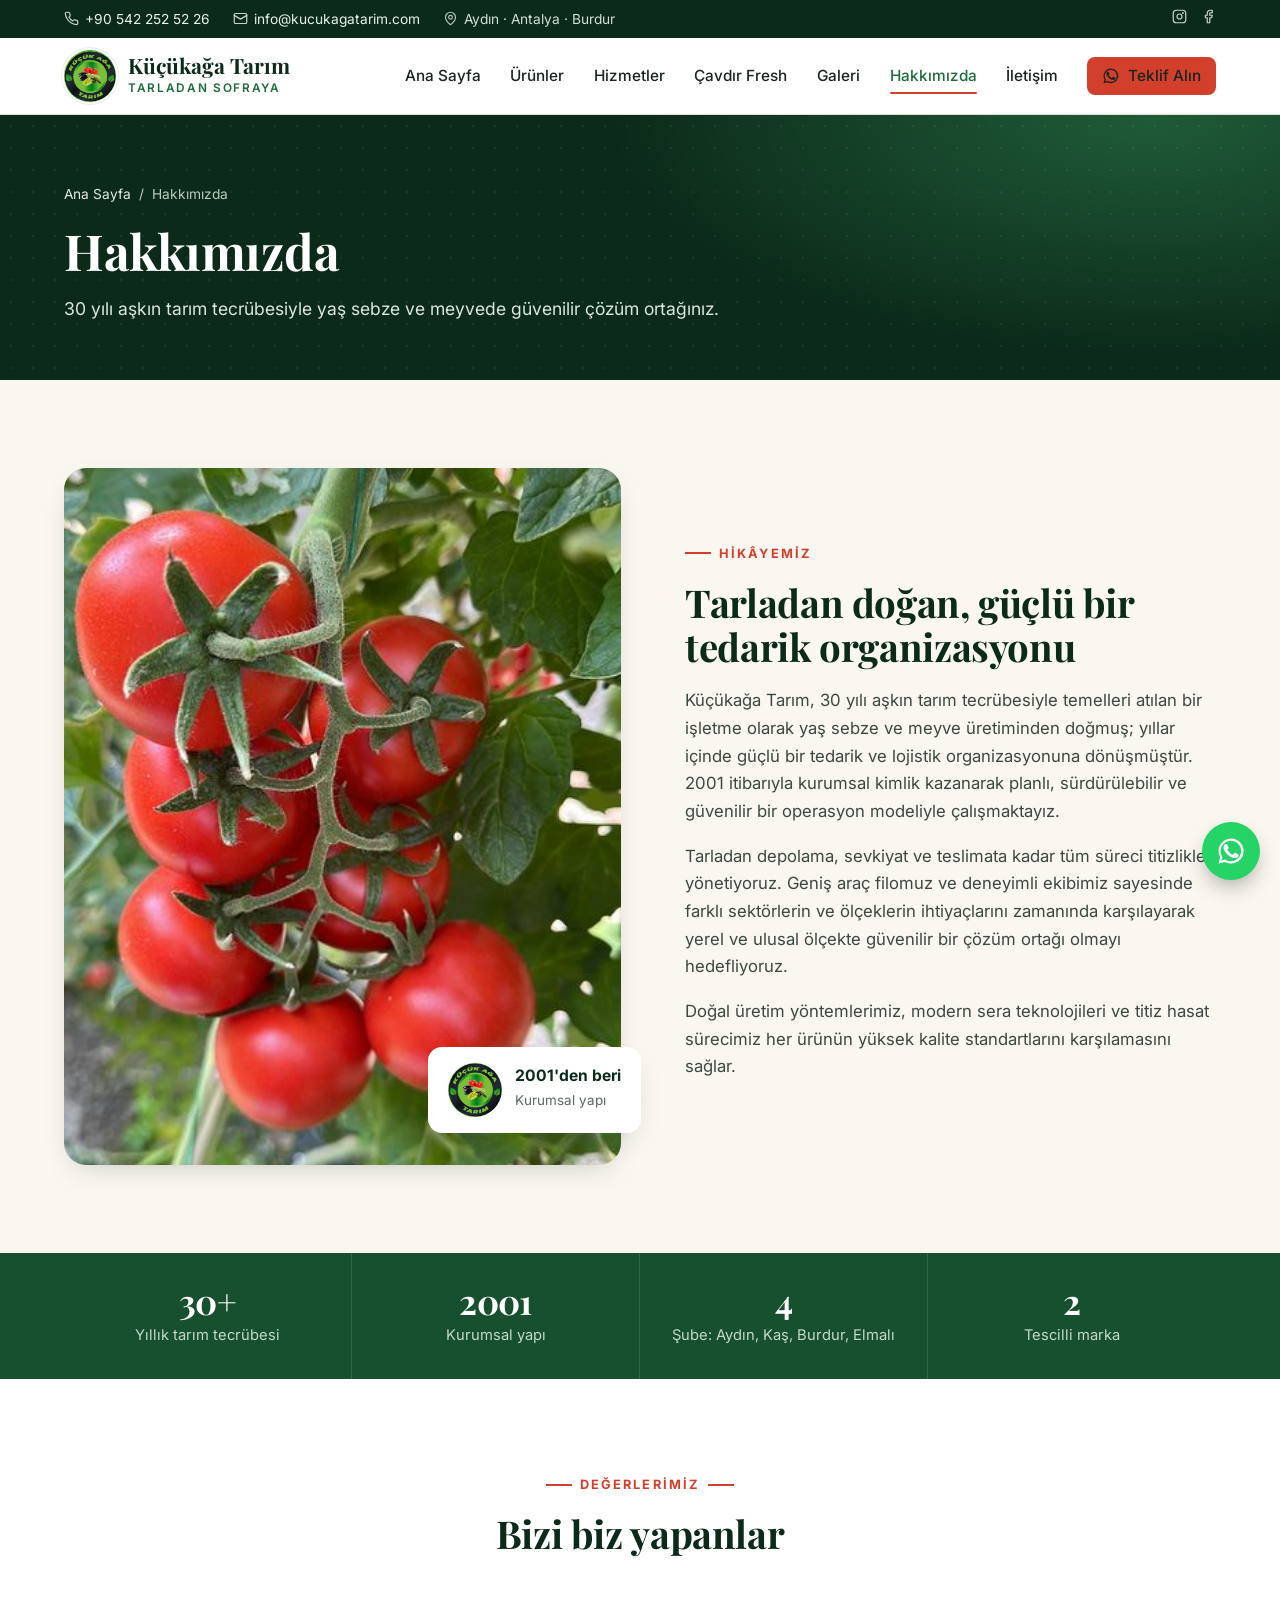
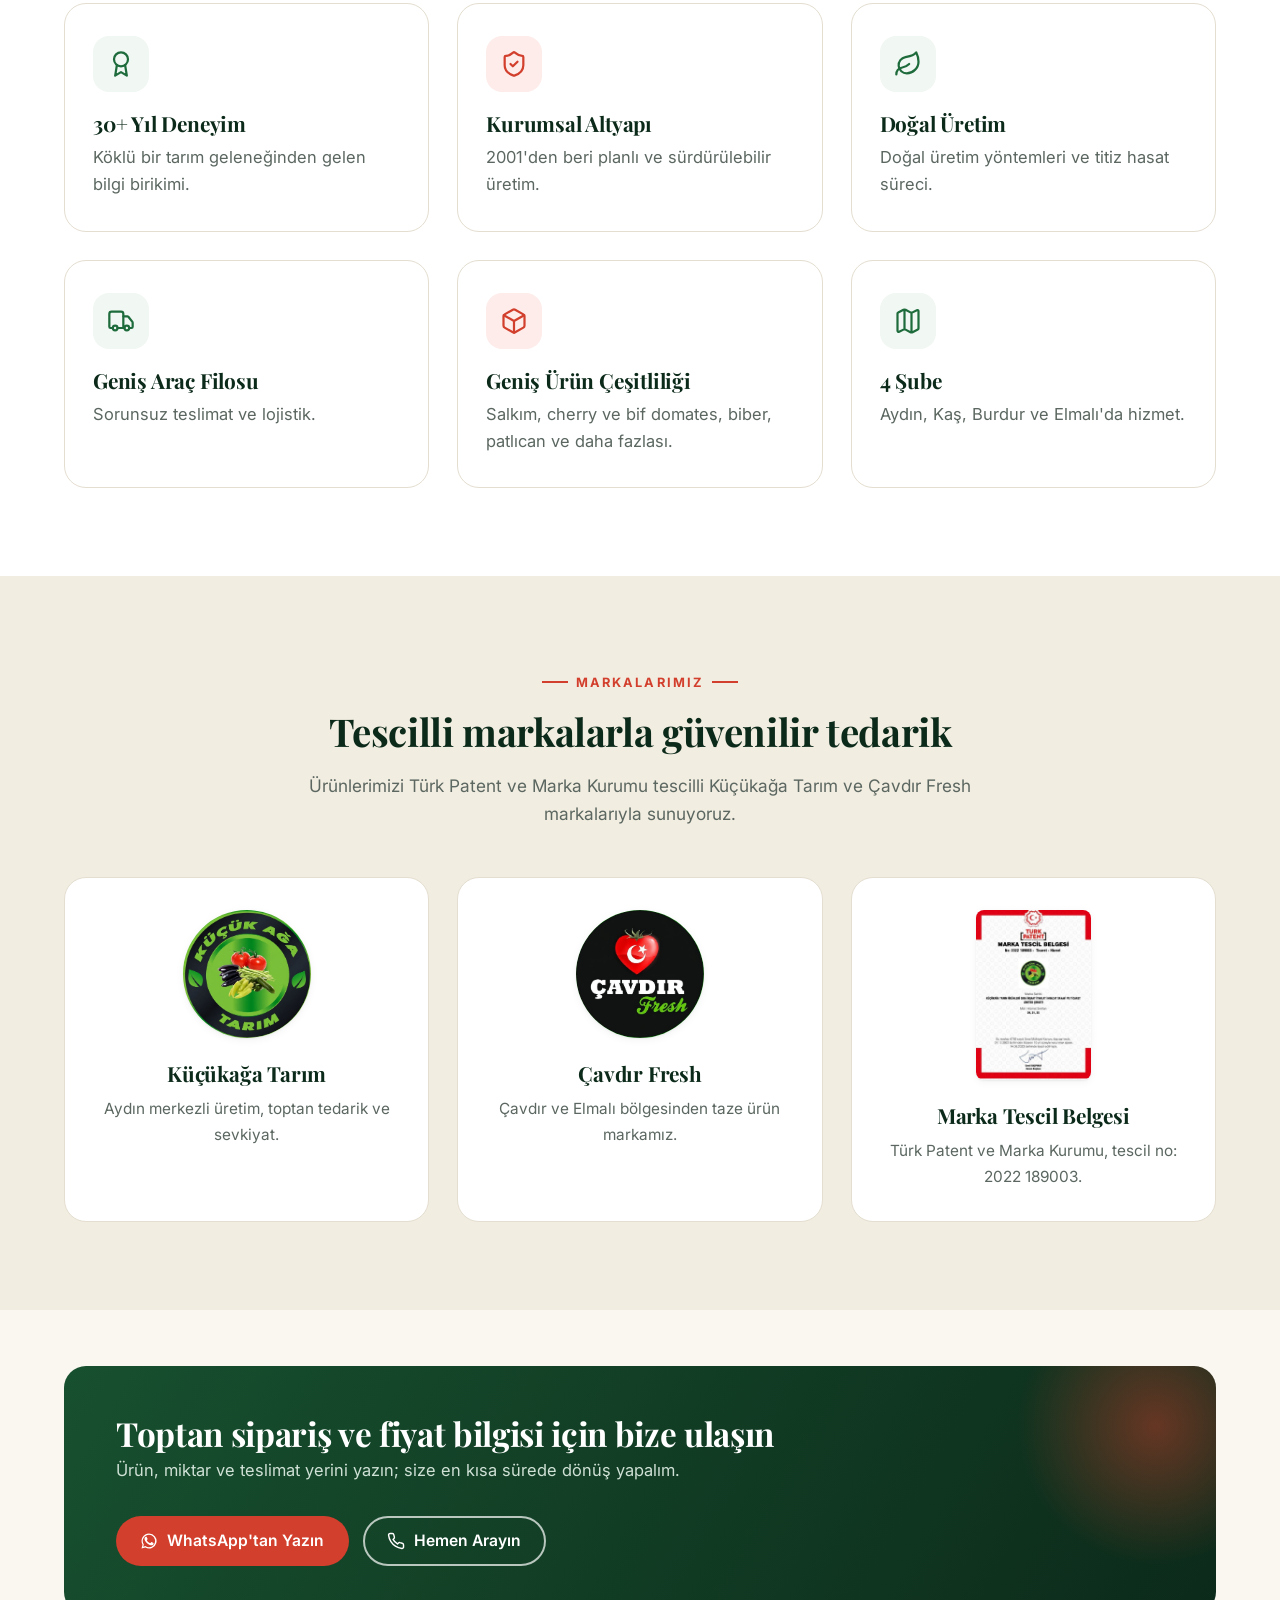
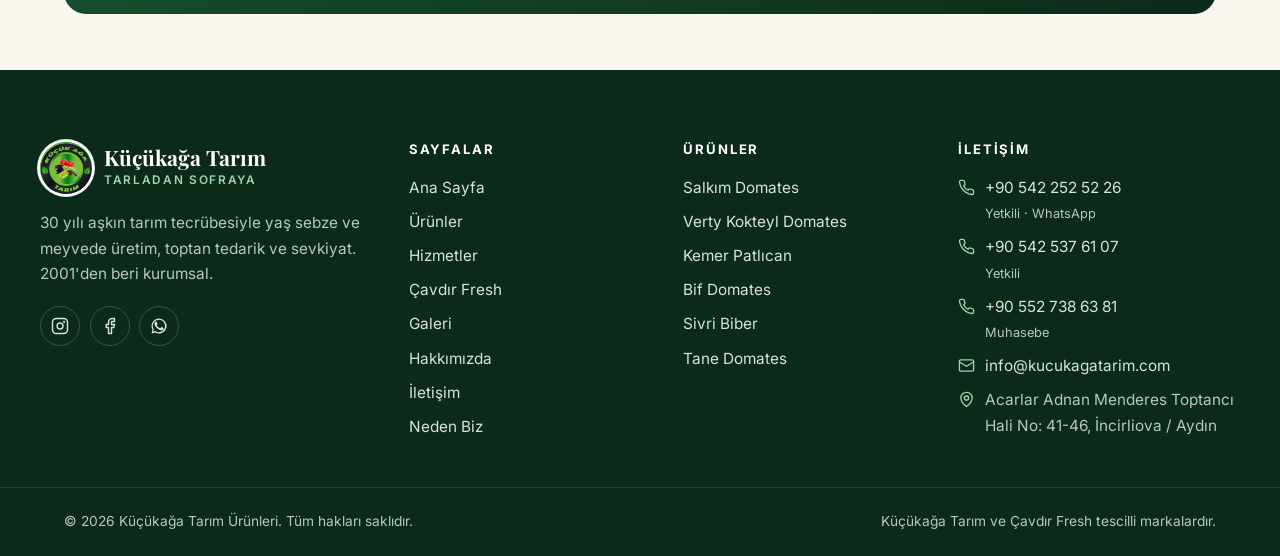
<file: hakkimizda.html>
<!doctype html>
<html lang="tr" class="no-js">
<head>
  <meta charset="utf-8">
  <meta name="viewport" content="width=device-width, initial-scale=1">
  <title>Hakkımızda | 30+ Yıllık Tarım Tecrübesi – Küçükağa Tarım</title>
  <meta name="description" content="Küçükağa Tarım: 30 yılı aşkın tecrübe, 2001&#x27;den beri kurumsal yapı, Aydın, Kaş, Burdur ve Elmalı şubeleri, tescilli Küçükağa Tarım ve Çavdır Fresh markaları.">
  <link rel="canonical" href="https://kucukagatarim.com/hakkimizda.html">
  <meta property="og:type" content="website">
  <meta property="og:locale" content="tr_TR">
  <meta property="og:site_name" content="Küçükağa Tarım">
  <meta property="og:title" content="Hakkımızda | 30+ Yıllık Tarım Tecrübesi – Küçükağa Tarım">
  <meta property="og:description" content="Küçükağa Tarım: 30 yılı aşkın tecrübe, 2001&#x27;den beri kurumsal yapı, Aydın, Kaş, Burdur ve Elmalı şubeleri, tescilli Küçükağa Tarım ve Çavdır Fresh markaları.">
  <meta property="og:url" content="https://kucukagatarim.com/hakkimizda.html">
  <meta property="og:image" content="https://kucukagatarim.com/assets/img/sera-1.jpg">
  <meta name="twitter:card" content="summary_large_image">
  <meta name="theme-color" content="#123d26">
  <link rel="icon" href="logo.ico" sizes="any">
  <link rel="icon" href="assets/img/icon-192.png" type="image/png">
  <link rel="apple-touch-icon" href="assets/img/icon-180.png">
  <link rel="preconnect" href="https://fonts.googleapis.com">
  <link rel="preconnect" href="https://fonts.gstatic.com" crossorigin>
  <link rel="stylesheet" href="https://fonts.googleapis.com/css2?family=Inter:wght@400;500;600;700&family=Playfair+Display:ital,wght@0,600;0,700;1,600&display=swap">
  <link rel="stylesheet" href="assets/css/site.css?v=20261118b">
  <script type="application/ld+json">{"@context": "https://schema.org", "@type": "Organization", "name": "Küçükağa Tarım", "legalName": "Küçükağa Tarım Ürünleri Gıda İnşaat İthalat İhracat Sanayi ve Ticaret Ltd. Şti.", "url": "https://kucukagatarim.com/", "logo": "https://kucukagatarim.com/assets/img/logo.jpg", "email": "info@kucukagatarim.com", "foundingDate": "2001", "sameAs": ["https://www.instagram.com/kucuk_aga_tarim.aydin?igsh=cGRrMXJ0emNpb3h1", "https://www.facebook.com/share/18U8bR2U88/"], "contactPoint": [{"@type": "ContactPoint", "telephone": "+90-542-252-52-26", "contactType": "customer service", "areaServed": "TR", "availableLanguage": "Turkish"}], "address": {"@type": "PostalAddress", "streetAddress": "Acarlar Adnan Menderes Toptancı Hali No: 41-46", "addressLocality": "İncirliova", "addressRegion": "Aydın", "addressCountry": "TR"}}</script>
</head>
<body>
<a class="skip" href="#icerik">İçeriğe geç</a>
<div class="topbar">
  <div class="wrap">
    <div class="topbar-items">
      <a href="tel:+905422525226"><svg viewBox="0 0 24 24" fill="none" stroke="currentColor" stroke-width="1.9" stroke-linecap="round" stroke-linejoin="round" aria-hidden="true"><path d="M22 16.9v3a2 2 0 0 1-2.2 2 19.8 19.8 0 0 1-8.6-3.1 19.5 19.5 0 0 1-6-6A19.8 19.8 0 0 1 2.1 4.2 2 2 0 0 1 4.1 2h3a2 2 0 0 1 2 1.7c.1 1 .4 1.9.7 2.8a2 2 0 0 1-.5 2.1L8 9.9a16 16 0 0 0 6 6l1.3-1.3a2 2 0 0 1 2.1-.4c.9.3 1.8.6 2.8.7a2 2 0 0 1 1.7 2Z"/></svg>+90 542 252 52 26</a>
      <a class="topbar-hide-sm" href="mailto:info@kucukagatarim.com"><svg viewBox="0 0 24 24" fill="none" stroke="currentColor" stroke-width="1.9" stroke-linecap="round" stroke-linejoin="round" aria-hidden="true"><rect x="2" y="4" width="20" height="16" rx="2"/><path d="m22 7-10 6L2 7"/></svg>info@kucukagatarim.com</a>
      <span class="topbar-hide-sm"><svg viewBox="0 0 24 24" fill="none" stroke="currentColor" stroke-width="1.9" stroke-linecap="round" stroke-linejoin="round" aria-hidden="true"><path d="M20 10c0 6-8 12-8 12s-8-6-8-12a8 8 0 0 1 16 0Z"/><circle cx="12" cy="10" r="3"/></svg>Aydın · Antalya · Burdur</span>
    </div>
    <div class="topbar-social">
      <a href="https://www.instagram.com/kucuk_aga_tarim.aydin?igsh=cGRrMXJ0emNpb3h1" target="_blank" rel="noopener" aria-label="Instagram"><svg viewBox="0 0 24 24" fill="none" stroke="currentColor" stroke-width="1.9" stroke-linecap="round" stroke-linejoin="round" aria-hidden="true"><rect x="2" y="2" width="20" height="20" rx="5"/><circle cx="12" cy="12" r="4"/><circle cx="17.5" cy="6.5" r=".6" fill="currentColor"/></svg></a>
      <a href="https://www.facebook.com/share/18U8bR2U88/" target="_blank" rel="noopener" aria-label="Facebook"><svg viewBox="0 0 24 24" fill="none" stroke="currentColor" stroke-width="1.9" stroke-linecap="round" stroke-linejoin="round" aria-hidden="true"><path d="M18 2h-3a5 5 0 0 0-5 5v3H7v4h3v8h4v-8h3l1-4h-4V7a1 1 0 0 1 1-1h3z"/></svg></a>
    </div>
  </div>
</div>
<header class="site-header">
  <div class="wrap">
    <a class="brand" href="index.html" aria-label="Küçükağa Tarım ana sayfa">
      <img src="assets/img/logo-sm.jpg" alt="" width="52" height="52">
      <span><span class="brand-name">Küçükağa Tarım</span><span class="brand-sub">Tarladan Sofraya</span></span>
    </a>
    <button class="menu-toggle" type="button" aria-label="Menüyü aç" aria-expanded="false" aria-controls="site-nav"><svg viewBox="0 0 24 24" fill="none" stroke="currentColor" stroke-width="1.9" stroke-linecap="round" stroke-linejoin="round" aria-hidden="true"><path d="M4 6h16M4 12h16M4 18h16"/></svg></button>
    <nav class="nav" id="site-nav" aria-label="Ana menü">
      <a href="index.html">Ana Sayfa</a>
      <a href="urunler.html">Ürünler</a>
      <a href="hizmetler.html">Hizmetler</a>
      <a href="cavdir-fresh.html">Çavdır Fresh</a>
      <a href="galeri.html">Galeri</a>
      <a href="hakkimizda.html" aria-current="page">Hakkımızda</a>
      <a href="iletisim.html">İletişim</a>
      <a class="btn btn-primary header-cta" href="https://wa.me/905422525226" target="_blank" rel="noopener"><svg viewBox="0 0 24 24" fill="currentColor" aria-hidden="true"><path d="M17.5 14.4c-.3-.1-1.8-.9-2-1-.3-.1-.5-.1-.7.1-.2.3-.8 1-.9 1.2-.2.2-.3.2-.6.1-.3-.1-1.3-.5-2.4-1.5-.9-.8-1.5-1.8-1.7-2.1-.2-.3 0-.5.1-.6l.4-.5c.2-.2.2-.3.3-.5.1-.2 0-.4 0-.5l-.9-2.2c-.2-.6-.5-.5-.7-.5h-.6c-.2 0-.5.1-.8.4-.3.3-1 1-1 2.5s1.1 2.9 1.2 3.1c.1.2 2.1 3.2 5.1 4.5.7.3 1.3.5 1.7.6.7.2 1.4.2 1.9.1.6-.1 1.8-.7 2-1.4.2-.7.2-1.3.2-1.4-.1-.1-.3-.2-.6-.3Z"/><path d="M12 2a10 10 0 0 0-8.6 15L2 22l5.1-1.3A10 10 0 1 0 12 2Zm0 18.2c-1.6 0-3.1-.4-4.4-1.2l-.3-.2-3 .8.8-3-.2-.3A8.2 8.2 0 1 1 12 20.2Z"/></svg>Teklif Alın</a>
    </nav>
  </div>
</header>
<main id="icerik">
<section class="page-hero">
  <div class="wrap">
    <nav class="breadcrumb" aria-label="Konum"><a href="index.html">Ana Sayfa</a><span aria-hidden="true">/</span><span>Hakkımızda</span></nav>
    <h1>Hakkımızda</h1>
    <p>30 yılı aşkın tarım tecrübesiyle yaş sebze ve meyvede güvenilir çözüm ortağınız.</p>
  </div>
</section>
<section class="section">
  <div class="wrap split">
    <div class="split-media reveal">
      <img src="assets/img/sera-1-sm.jpg" alt="Küçükağa Tarım serasından domates" width="720" height="1280" loading="lazy" decoding="async">
      <div class="media-card">
        <img src="assets/img/logo-sm.jpg" alt="Küçükağa Tarım" width="54" height="54" loading="lazy" decoding="async">
        <div><strong>2001'den beri</strong><span>Kurumsal yapı</span></div>
      </div>
    </div>
    <div class="split-body reveal">
      <span class="eyebrow">Hikâyemiz</span>
      <h2>Tarladan doğan, güçlü bir tedarik organizasyonu</h2>
      <p>Küçükağa Tarım, 30 yılı aşkın tarım tecrübesiyle temelleri atılan bir işletme olarak yaş sebze ve meyve üretiminden doğmuş; yıllar içinde güçlü bir tedarik ve lojistik organizasyonuna dönüşmüştür. 2001 itibarıyla kurumsal kimlik kazanarak planlı, sürdürülebilir ve güvenilir bir operasyon modeliyle çalışmaktayız.</p>
      <p>Tarladan depolama, sevkiyat ve teslimata kadar tüm süreci titizlikle yönetiyoruz. Geniş araç filomuz ve deneyimli ekibimiz sayesinde farklı sektörlerin ve ölçeklerin ihtiyaçlarını zamanında karşılayarak yerel ve ulusal ölçekte güvenilir bir çözüm ortağı olmayı hedefliyoruz.</p>
      <p>Doğal üretim yöntemlerimiz, modern sera teknolojileri ve titiz hasat sürecimiz her ürünün yüksek kalite standartlarını karşılamasını sağlar.</p>
    </div>
  </div>
</section>
<section class="stats" aria-label="Rakamlarla Küçükağa Tarım">
  <div class="wrap">
    <div class="stat"><strong>30+</strong><span>Yıllık tarım tecrübesi</span></div>
    <div class="stat"><strong>2001</strong><span>Kurumsal yapı</span></div>
    <div class="stat"><strong>4</strong><span>Şube: Aydın, Kaş, Burdur, Elmalı</span></div>
    <div class="stat"><strong>2</strong><span>Tescilli marka</span></div>
  </div>
</section>

<section class="section section-alt">
  <div class="wrap">
    <div class="section-head center reveal">
      <span class="eyebrow">Değerlerimiz</span>
      <h2>Bizi biz yapanlar</h2>
    </div>
    <div class="grid grid-3">
      <div class="feature reveal">
        <div class="icon"><svg viewBox="0 0 24 24" fill="none" stroke="currentColor" stroke-width="1.9" stroke-linecap="round" stroke-linejoin="round" aria-hidden="true"><circle cx="12" cy="8" r="6"/><path d="M15.5 12.9 17 22l-5-3-5 3 1.5-9.1"/></svg></div>
        <h3>30+ Yıl Deneyim</h3>
        <p>Köklü bir tarım geleneğinden gelen bilgi birikimi.</p>
      </div>
      <div class="feature reveal">
        <div class="icon red"><svg viewBox="0 0 24 24" fill="none" stroke="currentColor" stroke-width="1.9" stroke-linecap="round" stroke-linejoin="round" aria-hidden="true"><path d="M20 13c0 5-3.5 7.5-7.7 9a1 1 0 0 1-.6 0C7.5 20.5 4 18 4 13V6a1 1 0 0 1 1-1c2 0 4.5-1.2 6.2-2.7a1.2 1.2 0 0 1 1.6 0C14.5 3.8 17 5 19 5a1 1 0 0 1 1 1Z"/><path d="m9 12 2 2 4-4"/></svg></div>
        <h3>Kurumsal Altyapı</h3>
        <p>2001'den beri planlı ve sürdürülebilir üretim.</p>
      </div>
      <div class="feature reveal">
        <div class="icon"><svg viewBox="0 0 24 24" fill="none" stroke="currentColor" stroke-width="1.9" stroke-linecap="round" stroke-linejoin="round" aria-hidden="true"><path d="M11 20A7 7 0 0 1 9.8 6.1C15.5 5 17 4.5 19 2c1 2 2 4.2 2 8 0 5.5-4.8 10-10 10Z"/><path d="M2 21c0-3 1.9-5.4 5.1-6C9.5 14.5 12 13 13 12"/></svg></div>
        <h3>Doğal Üretim</h3>
        <p>Doğal üretim yöntemleri ve titiz hasat süreci.</p>
      </div>
      <div class="feature reveal">
        <div class="icon"><svg viewBox="0 0 24 24" fill="none" stroke="currentColor" stroke-width="1.9" stroke-linecap="round" stroke-linejoin="round" aria-hidden="true"><path d="M14 18V6a2 2 0 0 0-2-2H4a2 2 0 0 0-2 2v11a1 1 0 0 0 1 1h2"/><path d="M15 18H9"/><path d="M19 18h2a1 1 0 0 0 1-1v-3.6a1 1 0 0 0-.2-.6l-3.5-4.4A1 1 0 0 0 17.5 8H14"/><circle cx="17" cy="18" r="2"/><circle cx="7" cy="18" r="2"/></svg></div>
        <h3>Geniş Araç Filosu</h3>
        <p>Sorunsuz teslimat ve lojistik.</p>
      </div>
      <div class="feature reveal">
        <div class="icon red"><svg viewBox="0 0 24 24" fill="none" stroke="currentColor" stroke-width="1.9" stroke-linecap="round" stroke-linejoin="round" aria-hidden="true"><path d="M21 8a2 2 0 0 0-1-1.7l-7-4a2 2 0 0 0-2 0l-7 4A2 2 0 0 0 3 8v8a2 2 0 0 0 1 1.7l7 4a2 2 0 0 0 2 0l7-4a2 2 0 0 0 1-1.7Z"/><path d="m3.3 7 8.7 5 8.7-5M12 22V12"/></svg></div>
        <h3>Geniş Ürün Çeşitliliği</h3>
        <p>Salkım, cherry ve bif domates, biber, patlıcan ve daha fazlası.</p>
      </div>
      <div class="feature reveal">
        <div class="icon"><svg viewBox="0 0 24 24" fill="none" stroke="currentColor" stroke-width="1.9" stroke-linecap="round" stroke-linejoin="round" aria-hidden="true"><path d="M14.1 4.6 9.9 2.4a2 2 0 0 0-1.8 0L3.6 4.7A1 1 0 0 0 3 5.6v14.8a1 1 0 0 0 1.4.9l3.7-1.9a2 2 0 0 1 1.8 0l4.2 2.2a2 2 0 0 0 1.8 0l4.5-2.3a1 1 0 0 0 .6-.9V3.6a1 1 0 0 0-1.4-.9l-3.7 1.9a2 2 0 0 1-1.8 0ZM15 5v16M9 3v16"/></svg></div>
        <h3>4 Şube</h3>
        <p>Aydın, Kaş, Burdur ve Elmalı'da hizmet.</p>
      </div>
    </div>
  </div>
</section>
<section class="section section-sand">
  <div class="wrap">
    <div class="section-head center reveal">
      <span class="eyebrow">Markalarımız</span>
      <h2>Tescilli markalarla güvenilir tedarik</h2>
      <p>Ürünlerimizi Türk Patent ve Marka Kurumu tescilli Küçükağa Tarım ve Çavdır Fresh markalarıyla sunuyoruz.</p>
    </div>
    <div class="brands">
      <div class="brand-card reveal">
        <img src="assets/img/logo-sm.jpg" alt="Küçükağa Tarım logosu" width="128" height="128" loading="lazy" decoding="async">
        <h3>Küçükağa Tarım</h3>
        <p>Aydın merkezli üretim, toptan tedarik ve sevkiyat.</p>
      </div>
      <div class="brand-card reveal">
        <img src="assets/img/cavdir-fresh-logo-sm.jpg" alt="Çavdır Fresh logosu" width="128" height="128" loading="lazy" decoding="async">
        <h3>Çavdır Fresh</h3>
        <p>Çavdır ve Elmalı bölgesinden taze ürün markamız.</p>
      </div>
      <div class="brand-card doc reveal">
        <span data-full="assets/img/marka-tescil-belgesi.jpg" data-caption="Türk Patent marka tescil belgesi"><img src="assets/img/marka-tescil-belgesi-sm.jpg" alt="Türk Patent marka tescil belgesi" width="490" height="720" loading="lazy" decoding="async"></span>
        <h3>Marka Tescil Belgesi</h3>
        <p>Türk Patent ve Marka Kurumu, tescil no: 2022 189003.</p>
      </div>
    </div>
  </div>
</section>
<section class="section-sm">
  <div class="wrap">
    <div class="cta-band reveal">
      <div>
        <h2>Toptan sipariş ve fiyat bilgisi için bize ulaşın</h2>
        <p>Ürün, miktar ve teslimat yerini yazın; size en kısa sürede dönüş yapalım.</p>
      </div>
      <div class="hero-actions">
        <a class="btn btn-primary" href="https://wa.me/905422525226" target="_blank" rel="noopener"><svg viewBox="0 0 24 24" fill="currentColor" aria-hidden="true"><path d="M17.5 14.4c-.3-.1-1.8-.9-2-1-.3-.1-.5-.1-.7.1-.2.3-.8 1-.9 1.2-.2.2-.3.2-.6.1-.3-.1-1.3-.5-2.4-1.5-.9-.8-1.5-1.8-1.7-2.1-.2-.3 0-.5.1-.6l.4-.5c.2-.2.2-.3.3-.5.1-.2 0-.4 0-.5l-.9-2.2c-.2-.6-.5-.5-.7-.5h-.6c-.2 0-.5.1-.8.4-.3.3-1 1-1 2.5s1.1 2.9 1.2 3.1c.1.2 2.1 3.2 5.1 4.5.7.3 1.3.5 1.7.6.7.2 1.4.2 1.9.1.6-.1 1.8-.7 2-1.4.2-.7.2-1.3.2-1.4-.1-.1-.3-.2-.6-.3Z"/><path d="M12 2a10 10 0 0 0-8.6 15L2 22l5.1-1.3A10 10 0 1 0 12 2Zm0 18.2c-1.6 0-3.1-.4-4.4-1.2l-.3-.2-3 .8.8-3-.2-.3A8.2 8.2 0 1 1 12 20.2Z"/></svg>WhatsApp'tan Yazın</a>
        <a class="btn btn-ghost" href="tel:+905422525226"><svg viewBox="0 0 24 24" fill="none" stroke="currentColor" stroke-width="1.9" stroke-linecap="round" stroke-linejoin="round" aria-hidden="true"><path d="M22 16.9v3a2 2 0 0 1-2.2 2 19.8 19.8 0 0 1-8.6-3.1 19.5 19.5 0 0 1-6-6A19.8 19.8 0 0 1 2.1 4.2 2 2 0 0 1 4.1 2h3a2 2 0 0 1 2 1.7c.1 1 .4 1.9.7 2.8a2 2 0 0 1-.5 2.1L8 9.9a16 16 0 0 0 6 6l1.3-1.3a2 2 0 0 1 2.1-.4c.9.3 1.8.6 2.8.7a2 2 0 0 1 1.7 2Z"/></svg>Hemen Arayın</a>
      </div>
    </div>
  </div>
</section>
</main>
<footer class="site-footer">
  <div class="wrap footer-main">
    <div class="footer-brand">
      <a class="brand" href="index.html">
        <img src="assets/img/logo-sm.jpg" alt="" width="52" height="52" loading="lazy">
        <span><span class="brand-name">Küçükağa Tarım</span><span class="brand-sub">Tarladan Sofraya</span></span>
      </a>
      <p>30 yılı aşkın tarım tecrübesiyle yaş sebze ve meyvede üretim, toptan tedarik ve sevkiyat. 2001'den beri kurumsal.</p>
      <div class="social">
        <a href="https://www.instagram.com/kucuk_aga_tarim.aydin?igsh=cGRrMXJ0emNpb3h1" target="_blank" rel="noopener" aria-label="Instagram"><svg viewBox="0 0 24 24" fill="none" stroke="currentColor" stroke-width="1.9" stroke-linecap="round" stroke-linejoin="round" aria-hidden="true"><rect x="2" y="2" width="20" height="20" rx="5"/><circle cx="12" cy="12" r="4"/><circle cx="17.5" cy="6.5" r=".6" fill="currentColor"/></svg></a>
        <a href="https://www.facebook.com/share/18U8bR2U88/" target="_blank" rel="noopener" aria-label="Facebook"><svg viewBox="0 0 24 24" fill="none" stroke="currentColor" stroke-width="1.9" stroke-linecap="round" stroke-linejoin="round" aria-hidden="true"><path d="M18 2h-3a5 5 0 0 0-5 5v3H7v4h3v8h4v-8h3l1-4h-4V7a1 1 0 0 1 1-1h3z"/></svg></a>
        <a href="https://wa.me/905422525226" target="_blank" rel="noopener" aria-label="WhatsApp"><svg viewBox="0 0 24 24" fill="currentColor" aria-hidden="true"><path d="M17.5 14.4c-.3-.1-1.8-.9-2-1-.3-.1-.5-.1-.7.1-.2.3-.8 1-.9 1.2-.2.2-.3.2-.6.1-.3-.1-1.3-.5-2.4-1.5-.9-.8-1.5-1.8-1.7-2.1-.2-.3 0-.5.1-.6l.4-.5c.2-.2.2-.3.3-.5.1-.2 0-.4 0-.5l-.9-2.2c-.2-.6-.5-.5-.7-.5h-.6c-.2 0-.5.1-.8.4-.3.3-1 1-1 2.5s1.1 2.9 1.2 3.1c.1.2 2.1 3.2 5.1 4.5.7.3 1.3.5 1.7.6.7.2 1.4.2 1.9.1.6-.1 1.8-.7 2-1.4.2-.7.2-1.3.2-1.4-.1-.1-.3-.2-.6-.3Z"/><path d="M12 2a10 10 0 0 0-8.6 15L2 22l5.1-1.3A10 10 0 1 0 12 2Zm0 18.2c-1.6 0-3.1-.4-4.4-1.2l-.3-.2-3 .8.8-3-.2-.3A8.2 8.2 0 1 1 12 20.2Z"/></svg></a>
      </div>
    </div>
    <div>
      <h4>Sayfalar</h4>
      <ul><li><a href="index.html">Ana Sayfa</a></li><li><a href="urunler.html">Ürünler</a></li><li><a href="hizmetler.html">Hizmetler</a></li><li><a href="cavdir-fresh.html">Çavdır Fresh</a></li><li><a href="galeri.html">Galeri</a></li><li><a href="hakkimizda.html">Hakkımızda</a></li><li><a href="iletisim.html">İletişim</a></li><li><a href="neden-biz.html">Neden Biz</a></li></ul>
    </div>
    <div>
      <h4>Ürünler</h4>
      <ul><li><a href="urunler.html#salkim-domates">Salkım Domates</a></li><li><a href="urunler.html#verty-domates">Verty Kokteyl Domates</a></li><li><a href="urunler.html#kemer-patlican">Kemer Patlıcan</a></li><li><a href="urunler.html#bif-domates">Bif Domates</a></li><li><a href="urunler.html#sivri-biber">Sivri Biber</a></li><li><a href="urunler.html#tane-domates">Tane Domates</a></li></ul>
    </div>
    <div>
      <h4>İletişim</h4>
      <ul class="footer-contact">
        <li><svg viewBox="0 0 24 24" fill="none" stroke="currentColor" stroke-width="1.9" stroke-linecap="round" stroke-linejoin="round" aria-hidden="true"><path d="M22 16.9v3a2 2 0 0 1-2.2 2 19.8 19.8 0 0 1-8.6-3.1 19.5 19.5 0 0 1-6-6A19.8 19.8 0 0 1 2.1 4.2 2 2 0 0 1 4.1 2h3a2 2 0 0 1 2 1.7c.1 1 .4 1.9.7 2.8a2 2 0 0 1-.5 2.1L8 9.9a16 16 0 0 0 6 6l1.3-1.3a2 2 0 0 1 2.1-.4c.9.3 1.8.6 2.8.7a2 2 0 0 1 1.7 2Z"/></svg><span><a href="tel:+905422525226">+90 542 252 52 26</a><br><small>Yetkili · WhatsApp</small></span></li><li><svg viewBox="0 0 24 24" fill="none" stroke="currentColor" stroke-width="1.9" stroke-linecap="round" stroke-linejoin="round" aria-hidden="true"><path d="M22 16.9v3a2 2 0 0 1-2.2 2 19.8 19.8 0 0 1-8.6-3.1 19.5 19.5 0 0 1-6-6A19.8 19.8 0 0 1 2.1 4.2 2 2 0 0 1 4.1 2h3a2 2 0 0 1 2 1.7c.1 1 .4 1.9.7 2.8a2 2 0 0 1-.5 2.1L8 9.9a16 16 0 0 0 6 6l1.3-1.3a2 2 0 0 1 2.1-.4c.9.3 1.8.6 2.8.7a2 2 0 0 1 1.7 2Z"/></svg><span><a href="tel:+905425376107">+90 542 537 61 07</a><br><small>Yetkili</small></span></li><li><svg viewBox="0 0 24 24" fill="none" stroke="currentColor" stroke-width="1.9" stroke-linecap="round" stroke-linejoin="round" aria-hidden="true"><path d="M22 16.9v3a2 2 0 0 1-2.2 2 19.8 19.8 0 0 1-8.6-3.1 19.5 19.5 0 0 1-6-6A19.8 19.8 0 0 1 2.1 4.2 2 2 0 0 1 4.1 2h3a2 2 0 0 1 2 1.7c.1 1 .4 1.9.7 2.8a2 2 0 0 1-.5 2.1L8 9.9a16 16 0 0 0 6 6l1.3-1.3a2 2 0 0 1 2.1-.4c.9.3 1.8.6 2.8.7a2 2 0 0 1 1.7 2Z"/></svg><span><a href="tel:+905527386381">+90 552 738 63 81</a><br><small>Muhasebe</small></span></li>
        <li><svg viewBox="0 0 24 24" fill="none" stroke="currentColor" stroke-width="1.9" stroke-linecap="round" stroke-linejoin="round" aria-hidden="true"><rect x="2" y="4" width="20" height="16" rx="2"/><path d="m22 7-10 6L2 7"/></svg><a href="mailto:info@kucukagatarim.com">info@kucukagatarim.com</a></li>
        <li><svg viewBox="0 0 24 24" fill="none" stroke="currentColor" stroke-width="1.9" stroke-linecap="round" stroke-linejoin="round" aria-hidden="true"><path d="M20 10c0 6-8 12-8 12s-8-6-8-12a8 8 0 0 1 16 0Z"/><circle cx="12" cy="10" r="3"/></svg><span>Acarlar Adnan Menderes Toptancı Hali No: 41-46, İncirliova / Aydın</span></li>
      </ul>
    </div>
  </div>
  <div class="footer-bottom">
    <div class="wrap">
      <span>© <span data-year>2026</span> Küçükağa Tarım Ürünleri. Tüm hakları saklıdır.</span>
      <span>Küçükağa Tarım ve Çavdır Fresh tescilli markalardır.</span>
    </div>
  </div>
</footer>
<a class="wa-float" href="https://wa.me/905422525226" target="_blank" rel="noopener" aria-label="WhatsApp ile yazın"><svg viewBox="0 0 24 24" fill="currentColor" aria-hidden="true"><path d="M17.5 14.4c-.3-.1-1.8-.9-2-1-.3-.1-.5-.1-.7.1-.2.3-.8 1-.9 1.2-.2.2-.3.2-.6.1-.3-.1-1.3-.5-2.4-1.5-.9-.8-1.5-1.8-1.7-2.1-.2-.3 0-.5.1-.6l.4-.5c.2-.2.2-.3.3-.5.1-.2 0-.4 0-.5l-.9-2.2c-.2-.6-.5-.5-.7-.5h-.6c-.2 0-.5.1-.8.4-.3.3-1 1-1 2.5s1.1 2.9 1.2 3.1c.1.2 2.1 3.2 5.1 4.5.7.3 1.3.5 1.7.6.7.2 1.4.2 1.9.1.6-.1 1.8-.7 2-1.4.2-.7.2-1.3.2-1.4-.1-.1-.3-.2-.6-.3Z"/><path d="M12 2a10 10 0 0 0-8.6 15L2 22l5.1-1.3A10 10 0 1 0 12 2Zm0 18.2c-1.6 0-3.1-.4-4.4-1.2l-.3-.2-3 .8.8-3-.2-.3A8.2 8.2 0 1 1 12 20.2Z"/></svg></a>
<script src="assets/js/site.js?v=20261118b" defer></script>
</body>
</html>
</file>
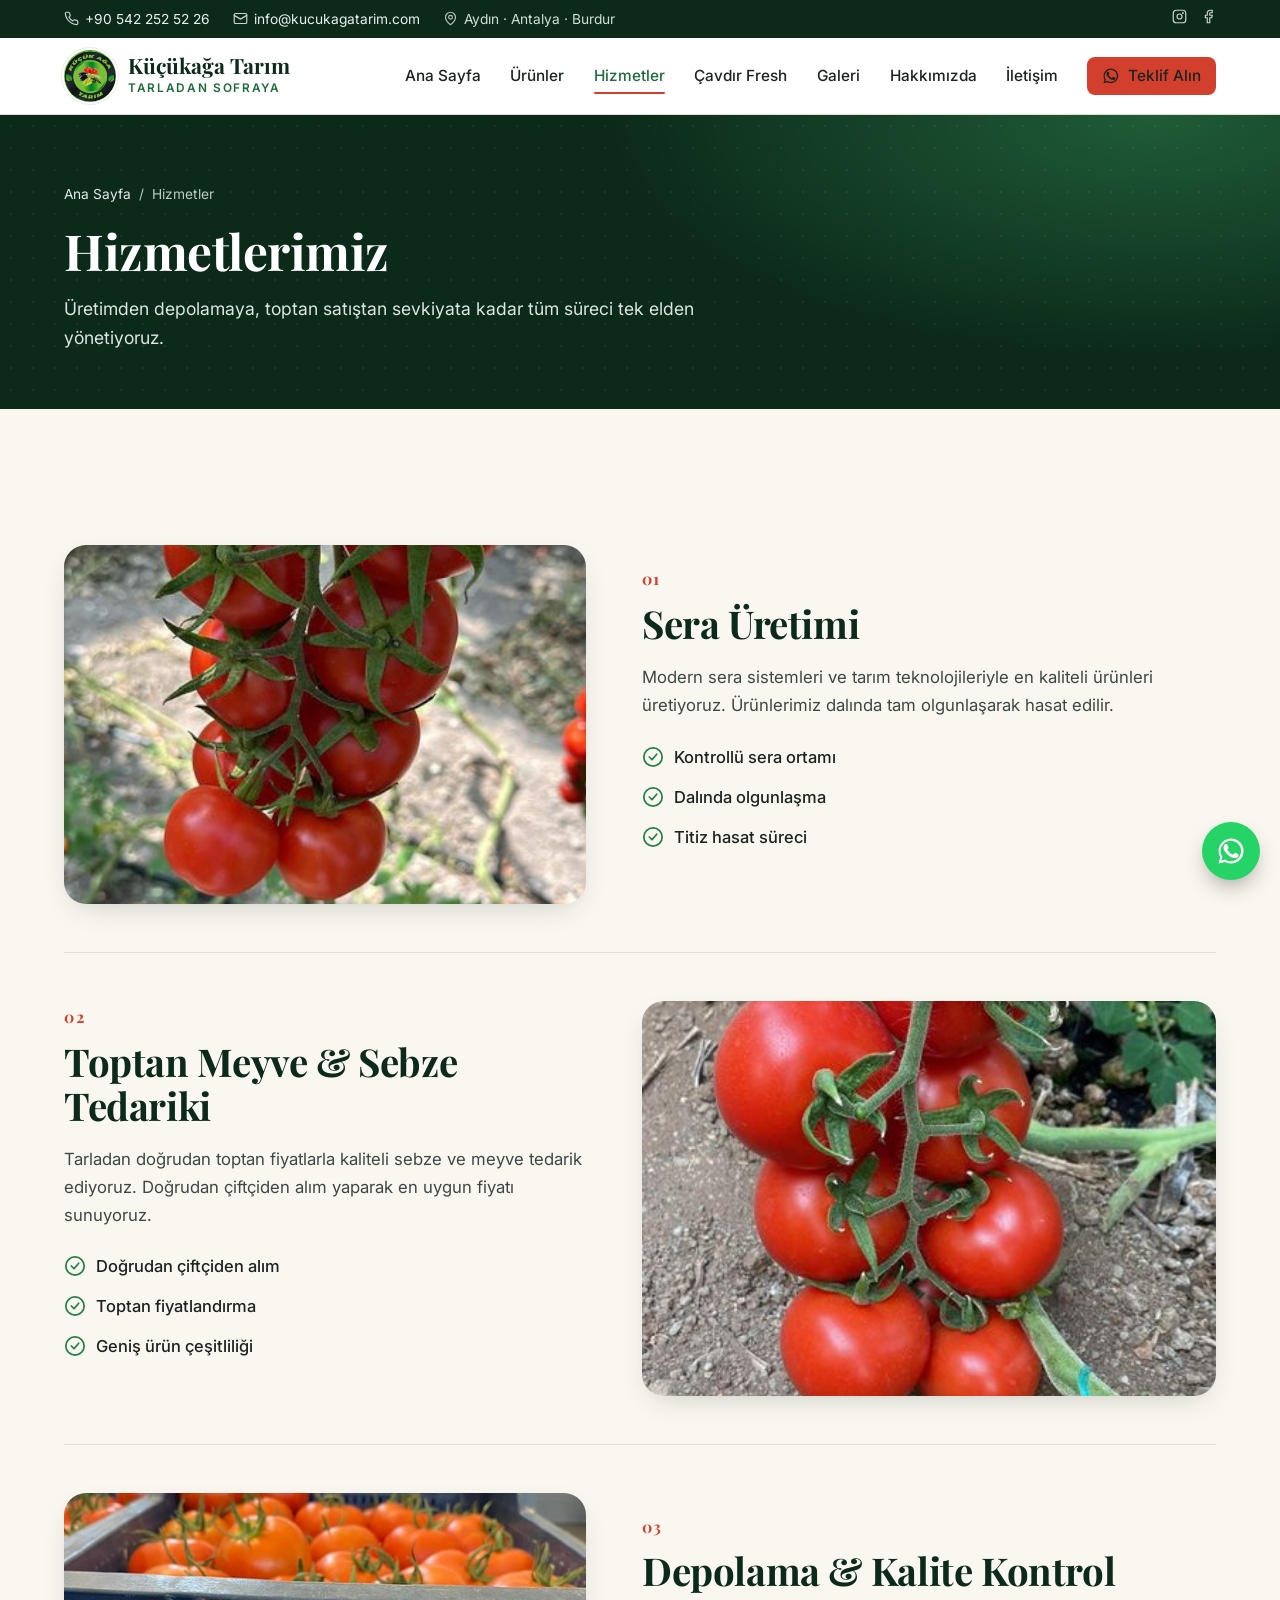
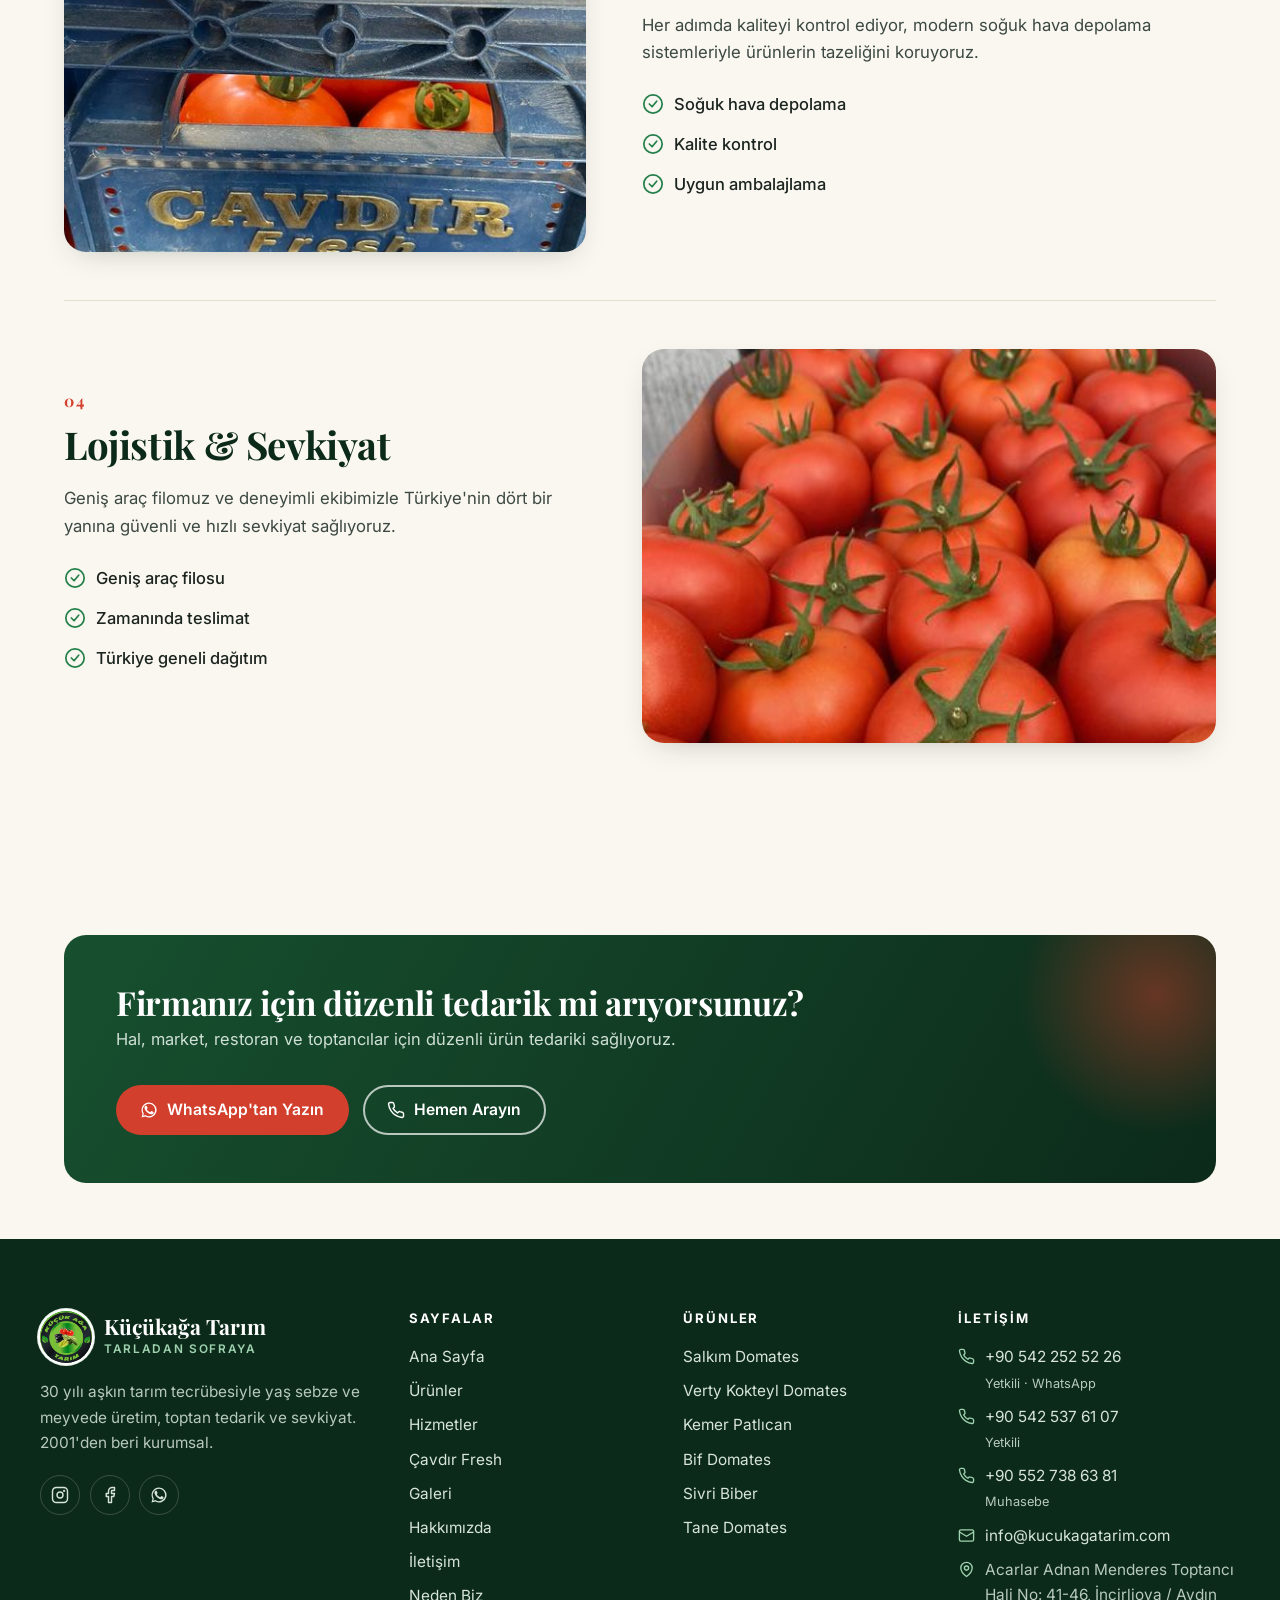
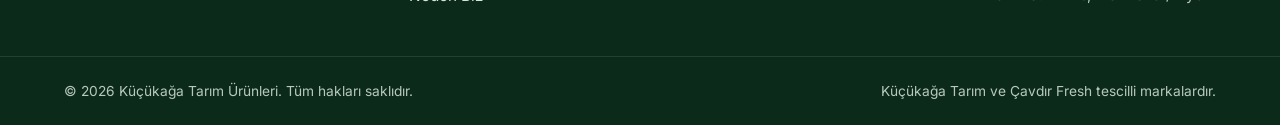
<file: hizmetler.html>
<!doctype html>
<html lang="tr" class="no-js">
<head>
  <meta charset="utf-8">
  <meta name="viewport" content="width=device-width, initial-scale=1">
  <title>Hizmetlerimiz | Sera Üretimi, Toptan Tedarik ve Sevkiyat – Küçükağa Tarım</title>
  <meta name="description" content="Sera üretimi, toptan meyve ve sebze tedariki, soğuk hava depolama ve Türkiye geneli sevkiyat hizmetleri.">
  <link rel="canonical" href="https://kucukagatarim.com/hizmetler.html">
  <meta property="og:type" content="website">
  <meta property="og:locale" content="tr_TR">
  <meta property="og:site_name" content="Küçükağa Tarım">
  <meta property="og:title" content="Hizmetlerimiz | Sera Üretimi, Toptan Tedarik ve Sevkiyat – Küçükağa Tarım">
  <meta property="og:description" content="Sera üretimi, toptan meyve ve sebze tedariki, soğuk hava depolama ve Türkiye geneli sevkiyat hizmetleri.">
  <meta property="og:url" content="https://kucukagatarim.com/hizmetler.html">
  <meta property="og:image" content="https://kucukagatarim.com/assets/img/sera-2.jpg">
  <meta name="twitter:card" content="summary_large_image">
  <meta name="theme-color" content="#123d26">
  <link rel="icon" href="logo.ico" sizes="any">
  <link rel="icon" href="assets/img/icon-192.png" type="image/png">
  <link rel="apple-touch-icon" href="assets/img/icon-180.png">
  <link rel="preconnect" href="https://fonts.googleapis.com">
  <link rel="preconnect" href="https://fonts.gstatic.com" crossorigin>
  <link rel="stylesheet" href="https://fonts.googleapis.com/css2?family=Inter:wght@400;500;600;700&family=Playfair+Display:ital,wght@0,600;0,700;1,600&display=swap">
  <link rel="stylesheet" href="assets/css/site.css?v=20261118b">
  <script type="application/ld+json">{"@context": "https://schema.org", "@type": "Organization", "name": "Küçükağa Tarım", "legalName": "Küçükağa Tarım Ürünleri Gıda İnşaat İthalat İhracat Sanayi ve Ticaret Ltd. Şti.", "url": "https://kucukagatarim.com/", "logo": "https://kucukagatarim.com/assets/img/logo.jpg", "email": "info@kucukagatarim.com", "foundingDate": "2001", "sameAs": ["https://www.instagram.com/kucuk_aga_tarim.aydin?igsh=cGRrMXJ0emNpb3h1", "https://www.facebook.com/share/18U8bR2U88/"], "contactPoint": [{"@type": "ContactPoint", "telephone": "+90-542-252-52-26", "contactType": "customer service", "areaServed": "TR", "availableLanguage": "Turkish"}], "address": {"@type": "PostalAddress", "streetAddress": "Acarlar Adnan Menderes Toptancı Hali No: 41-46", "addressLocality": "İncirliova", "addressRegion": "Aydın", "addressCountry": "TR"}}</script>
</head>
<body>
<a class="skip" href="#icerik">İçeriğe geç</a>
<div class="topbar">
  <div class="wrap">
    <div class="topbar-items">
      <a href="tel:+905422525226"><svg viewBox="0 0 24 24" fill="none" stroke="currentColor" stroke-width="1.9" stroke-linecap="round" stroke-linejoin="round" aria-hidden="true"><path d="M22 16.9v3a2 2 0 0 1-2.2 2 19.8 19.8 0 0 1-8.6-3.1 19.5 19.5 0 0 1-6-6A19.8 19.8 0 0 1 2.1 4.2 2 2 0 0 1 4.1 2h3a2 2 0 0 1 2 1.7c.1 1 .4 1.9.7 2.8a2 2 0 0 1-.5 2.1L8 9.9a16 16 0 0 0 6 6l1.3-1.3a2 2 0 0 1 2.1-.4c.9.3 1.8.6 2.8.7a2 2 0 0 1 1.7 2Z"/></svg>+90 542 252 52 26</a>
      <a class="topbar-hide-sm" href="mailto:info@kucukagatarim.com"><svg viewBox="0 0 24 24" fill="none" stroke="currentColor" stroke-width="1.9" stroke-linecap="round" stroke-linejoin="round" aria-hidden="true"><rect x="2" y="4" width="20" height="16" rx="2"/><path d="m22 7-10 6L2 7"/></svg>info@kucukagatarim.com</a>
      <span class="topbar-hide-sm"><svg viewBox="0 0 24 24" fill="none" stroke="currentColor" stroke-width="1.9" stroke-linecap="round" stroke-linejoin="round" aria-hidden="true"><path d="M20 10c0 6-8 12-8 12s-8-6-8-12a8 8 0 0 1 16 0Z"/><circle cx="12" cy="10" r="3"/></svg>Aydın · Antalya · Burdur</span>
    </div>
    <div class="topbar-social">
      <a href="https://www.instagram.com/kucuk_aga_tarim.aydin?igsh=cGRrMXJ0emNpb3h1" target="_blank" rel="noopener" aria-label="Instagram"><svg viewBox="0 0 24 24" fill="none" stroke="currentColor" stroke-width="1.9" stroke-linecap="round" stroke-linejoin="round" aria-hidden="true"><rect x="2" y="2" width="20" height="20" rx="5"/><circle cx="12" cy="12" r="4"/><circle cx="17.5" cy="6.5" r=".6" fill="currentColor"/></svg></a>
      <a href="https://www.facebook.com/share/18U8bR2U88/" target="_blank" rel="noopener" aria-label="Facebook"><svg viewBox="0 0 24 24" fill="none" stroke="currentColor" stroke-width="1.9" stroke-linecap="round" stroke-linejoin="round" aria-hidden="true"><path d="M18 2h-3a5 5 0 0 0-5 5v3H7v4h3v8h4v-8h3l1-4h-4V7a1 1 0 0 1 1-1h3z"/></svg></a>
    </div>
  </div>
</div>
<header class="site-header">
  <div class="wrap">
    <a class="brand" href="index.html" aria-label="Küçükağa Tarım ana sayfa">
      <img src="assets/img/logo-sm.jpg" alt="" width="52" height="52">
      <span><span class="brand-name">Küçükağa Tarım</span><span class="brand-sub">Tarladan Sofraya</span></span>
    </a>
    <button class="menu-toggle" type="button" aria-label="Menüyü aç" aria-expanded="false" aria-controls="site-nav"><svg viewBox="0 0 24 24" fill="none" stroke="currentColor" stroke-width="1.9" stroke-linecap="round" stroke-linejoin="round" aria-hidden="true"><path d="M4 6h16M4 12h16M4 18h16"/></svg></button>
    <nav class="nav" id="site-nav" aria-label="Ana menü">
      <a href="index.html">Ana Sayfa</a>
      <a href="urunler.html">Ürünler</a>
      <a href="hizmetler.html" aria-current="page">Hizmetler</a>
      <a href="cavdir-fresh.html">Çavdır Fresh</a>
      <a href="galeri.html">Galeri</a>
      <a href="hakkimizda.html">Hakkımızda</a>
      <a href="iletisim.html">İletişim</a>
      <a class="btn btn-primary header-cta" href="https://wa.me/905422525226" target="_blank" rel="noopener"><svg viewBox="0 0 24 24" fill="currentColor" aria-hidden="true"><path d="M17.5 14.4c-.3-.1-1.8-.9-2-1-.3-.1-.5-.1-.7.1-.2.3-.8 1-.9 1.2-.2.2-.3.2-.6.1-.3-.1-1.3-.5-2.4-1.5-.9-.8-1.5-1.8-1.7-2.1-.2-.3 0-.5.1-.6l.4-.5c.2-.2.2-.3.3-.5.1-.2 0-.4 0-.5l-.9-2.2c-.2-.6-.5-.5-.7-.5h-.6c-.2 0-.5.1-.8.4-.3.3-1 1-1 2.5s1.1 2.9 1.2 3.1c.1.2 2.1 3.2 5.1 4.5.7.3 1.3.5 1.7.6.7.2 1.4.2 1.9.1.6-.1 1.8-.7 2-1.4.2-.7.2-1.3.2-1.4-.1-.1-.3-.2-.6-.3Z"/><path d="M12 2a10 10 0 0 0-8.6 15L2 22l5.1-1.3A10 10 0 1 0 12 2Zm0 18.2c-1.6 0-3.1-.4-4.4-1.2l-.3-.2-3 .8.8-3-.2-.3A8.2 8.2 0 1 1 12 20.2Z"/></svg>Teklif Alın</a>
    </nav>
  </div>
</header>
<main id="icerik">
<section class="page-hero">
  <div class="wrap">
    <nav class="breadcrumb" aria-label="Konum"><a href="index.html">Ana Sayfa</a><span aria-hidden="true">/</span><span>Hizmetler</span></nav>
    <h1>Hizmetlerimiz</h1>
    <p>Üretimden depolamaya, toptan satıştan sevkiyata kadar tüm süreci tek elden yönetiyoruz.</p>
  </div>
</section>
<section class="section">
  <div class="wrap">
    <div class="service reveal">
      <div class="service-media"><img src="assets/img/sera-2-sm.jpg" alt="Sera Üretimi" width="720" height="1280" loading="lazy" decoding="async"></div>
      <div>
        <span class="service-num">01</span>
        <h2>Sera Üretimi</h2>
        <p>Modern sera sistemleri ve tarım teknolojileriyle en kaliteli ürünleri üretiyoruz. Ürünlerimiz dalında tam olgunlaşarak hasat edilir.</p>
        <ul class="checks" style="grid-template-columns:1fr"><li><svg viewBox="0 0 24 24" fill="none" stroke="currentColor" stroke-width="1.9" stroke-linecap="round" stroke-linejoin="round" aria-hidden="true"><circle cx="12" cy="12" r="10"/><path d="m8 12 3 3 5-6"/></svg>Kontrollü sera ortamı</li><li><svg viewBox="0 0 24 24" fill="none" stroke="currentColor" stroke-width="1.9" stroke-linecap="round" stroke-linejoin="round" aria-hidden="true"><circle cx="12" cy="12" r="10"/><path d="m8 12 3 3 5-6"/></svg>Dalında olgunlaşma</li><li><svg viewBox="0 0 24 24" fill="none" stroke="currentColor" stroke-width="1.9" stroke-linecap="round" stroke-linejoin="round" aria-hidden="true"><circle cx="12" cy="12" r="10"/><path d="m8 12 3 3 5-6"/></svg>Titiz hasat süreci</li></ul>
      </div>
    </div>
    <div class="service reveal">
      <div class="service-media"><img src="assets/img/salkim-kasa-sm.jpg" alt="Toptan Meyve &amp; Sebze Tedariki" width="720" height="1280" loading="lazy" decoding="async"></div>
      <div>
        <span class="service-num">02</span>
        <h2>Toptan Meyve & Sebze Tedariki</h2>
        <p>Tarladan doğrudan toptan fiyatlarla kaliteli sebze ve meyve tedarik ediyoruz. Doğrudan çiftçiden alım yaparak en uygun fiyatı sunuyoruz.</p>
        <ul class="checks" style="grid-template-columns:1fr"><li><svg viewBox="0 0 24 24" fill="none" stroke="currentColor" stroke-width="1.9" stroke-linecap="round" stroke-linejoin="round" aria-hidden="true"><circle cx="12" cy="12" r="10"/><path d="m8 12 3 3 5-6"/></svg>Doğrudan çiftçiden alım</li><li><svg viewBox="0 0 24 24" fill="none" stroke="currentColor" stroke-width="1.9" stroke-linecap="round" stroke-linejoin="round" aria-hidden="true"><circle cx="12" cy="12" r="10"/><path d="m8 12 3 3 5-6"/></svg>Toptan fiyatlandırma</li><li><svg viewBox="0 0 24 24" fill="none" stroke="currentColor" stroke-width="1.9" stroke-linecap="round" stroke-linejoin="round" aria-hidden="true"><circle cx="12" cy="12" r="10"/><path d="m8 12 3 3 5-6"/></svg>Geniş ürün çeşitliliği</li></ul>
      </div>
    </div>
    <div class="service reveal">
      <div class="service-media"><img src="assets/img/cavdir-kasa-sm.jpg" alt="Depolama &amp; Kalite Kontrol" width="720" height="1280" loading="lazy" decoding="async"></div>
      <div>
        <span class="service-num">03</span>
        <h2>Depolama & Kalite Kontrol</h2>
        <p>Her adımda kaliteyi kontrol ediyor, modern soğuk hava depolama sistemleriyle ürünlerin tazeliğini koruyoruz.</p>
        <ul class="checks" style="grid-template-columns:1fr"><li><svg viewBox="0 0 24 24" fill="none" stroke="currentColor" stroke-width="1.9" stroke-linecap="round" stroke-linejoin="round" aria-hidden="true"><circle cx="12" cy="12" r="10"/><path d="m8 12 3 3 5-6"/></svg>Soğuk hava depolama</li><li><svg viewBox="0 0 24 24" fill="none" stroke="currentColor" stroke-width="1.9" stroke-linecap="round" stroke-linejoin="round" aria-hidden="true"><circle cx="12" cy="12" r="10"/><path d="m8 12 3 3 5-6"/></svg>Kalite kontrol</li><li><svg viewBox="0 0 24 24" fill="none" stroke="currentColor" stroke-width="1.9" stroke-linecap="round" stroke-linejoin="round" aria-hidden="true"><circle cx="12" cy="12" r="10"/><path d="m8 12 3 3 5-6"/></svg>Uygun ambalajlama</li></ul>
      </div>
    </div>
    <div class="service reveal" id="lojistik">
      <div class="service-media"><img src="assets/img/hasat-1-sm.jpg" alt="Lojistik &amp; Sevkiyat" width="720" height="1280" loading="lazy" decoding="async"></div>
      <div>
        <span class="service-num">04</span>
        <h2>Lojistik & Sevkiyat</h2>
        <p>Geniş araç filomuz ve deneyimli ekibimizle Türkiye'nin dört bir yanına güvenli ve hızlı sevkiyat sağlıyoruz.</p>
        <ul class="checks" style="grid-template-columns:1fr"><li><svg viewBox="0 0 24 24" fill="none" stroke="currentColor" stroke-width="1.9" stroke-linecap="round" stroke-linejoin="round" aria-hidden="true"><circle cx="12" cy="12" r="10"/><path d="m8 12 3 3 5-6"/></svg>Geniş araç filosu</li><li><svg viewBox="0 0 24 24" fill="none" stroke="currentColor" stroke-width="1.9" stroke-linecap="round" stroke-linejoin="round" aria-hidden="true"><circle cx="12" cy="12" r="10"/><path d="m8 12 3 3 5-6"/></svg>Zamanında teslimat</li><li><svg viewBox="0 0 24 24" fill="none" stroke="currentColor" stroke-width="1.9" stroke-linecap="round" stroke-linejoin="round" aria-hidden="true"><circle cx="12" cy="12" r="10"/><path d="m8 12 3 3 5-6"/></svg>Türkiye geneli dağıtım</li></ul>
      </div>
    </div>
  </div>
</section>
<section class="section-sm">
  <div class="wrap">
    <div class="cta-band reveal">
      <div>
        <h2>Firmanız için düzenli tedarik mi arıyorsunuz?</h2>
        <p>Hal, market, restoran ve toptancılar için düzenli ürün tedariki sağlıyoruz.</p>
      </div>
      <div class="hero-actions">
        <a class="btn btn-primary" href="https://wa.me/905422525226" target="_blank" rel="noopener"><svg viewBox="0 0 24 24" fill="currentColor" aria-hidden="true"><path d="M17.5 14.4c-.3-.1-1.8-.9-2-1-.3-.1-.5-.1-.7.1-.2.3-.8 1-.9 1.2-.2.2-.3.2-.6.1-.3-.1-1.3-.5-2.4-1.5-.9-.8-1.5-1.8-1.7-2.1-.2-.3 0-.5.1-.6l.4-.5c.2-.2.2-.3.3-.5.1-.2 0-.4 0-.5l-.9-2.2c-.2-.6-.5-.5-.7-.5h-.6c-.2 0-.5.1-.8.4-.3.3-1 1-1 2.5s1.1 2.9 1.2 3.1c.1.2 2.1 3.2 5.1 4.5.7.3 1.3.5 1.7.6.7.2 1.4.2 1.9.1.6-.1 1.8-.7 2-1.4.2-.7.2-1.3.2-1.4-.1-.1-.3-.2-.6-.3Z"/><path d="M12 2a10 10 0 0 0-8.6 15L2 22l5.1-1.3A10 10 0 1 0 12 2Zm0 18.2c-1.6 0-3.1-.4-4.4-1.2l-.3-.2-3 .8.8-3-.2-.3A8.2 8.2 0 1 1 12 20.2Z"/></svg>WhatsApp'tan Yazın</a>
        <a class="btn btn-ghost" href="tel:+905422525226"><svg viewBox="0 0 24 24" fill="none" stroke="currentColor" stroke-width="1.9" stroke-linecap="round" stroke-linejoin="round" aria-hidden="true"><path d="M22 16.9v3a2 2 0 0 1-2.2 2 19.8 19.8 0 0 1-8.6-3.1 19.5 19.5 0 0 1-6-6A19.8 19.8 0 0 1 2.1 4.2 2 2 0 0 1 4.1 2h3a2 2 0 0 1 2 1.7c.1 1 .4 1.9.7 2.8a2 2 0 0 1-.5 2.1L8 9.9a16 16 0 0 0 6 6l1.3-1.3a2 2 0 0 1 2.1-.4c.9.3 1.8.6 2.8.7a2 2 0 0 1 1.7 2Z"/></svg>Hemen Arayın</a>
      </div>
    </div>
  </div>
</section>
</main>
<footer class="site-footer">
  <div class="wrap footer-main">
    <div class="footer-brand">
      <a class="brand" href="index.html">
        <img src="assets/img/logo-sm.jpg" alt="" width="52" height="52" loading="lazy">
        <span><span class="brand-name">Küçükağa Tarım</span><span class="brand-sub">Tarladan Sofraya</span></span>
      </a>
      <p>30 yılı aşkın tarım tecrübesiyle yaş sebze ve meyvede üretim, toptan tedarik ve sevkiyat. 2001'den beri kurumsal.</p>
      <div class="social">
        <a href="https://www.instagram.com/kucuk_aga_tarim.aydin?igsh=cGRrMXJ0emNpb3h1" target="_blank" rel="noopener" aria-label="Instagram"><svg viewBox="0 0 24 24" fill="none" stroke="currentColor" stroke-width="1.9" stroke-linecap="round" stroke-linejoin="round" aria-hidden="true"><rect x="2" y="2" width="20" height="20" rx="5"/><circle cx="12" cy="12" r="4"/><circle cx="17.5" cy="6.5" r=".6" fill="currentColor"/></svg></a>
        <a href="https://www.facebook.com/share/18U8bR2U88/" target="_blank" rel="noopener" aria-label="Facebook"><svg viewBox="0 0 24 24" fill="none" stroke="currentColor" stroke-width="1.9" stroke-linecap="round" stroke-linejoin="round" aria-hidden="true"><path d="M18 2h-3a5 5 0 0 0-5 5v3H7v4h3v8h4v-8h3l1-4h-4V7a1 1 0 0 1 1-1h3z"/></svg></a>
        <a href="https://wa.me/905422525226" target="_blank" rel="noopener" aria-label="WhatsApp"><svg viewBox="0 0 24 24" fill="currentColor" aria-hidden="true"><path d="M17.5 14.4c-.3-.1-1.8-.9-2-1-.3-.1-.5-.1-.7.1-.2.3-.8 1-.9 1.2-.2.2-.3.2-.6.1-.3-.1-1.3-.5-2.4-1.5-.9-.8-1.5-1.8-1.7-2.1-.2-.3 0-.5.1-.6l.4-.5c.2-.2.2-.3.3-.5.1-.2 0-.4 0-.5l-.9-2.2c-.2-.6-.5-.5-.7-.5h-.6c-.2 0-.5.1-.8.4-.3.3-1 1-1 2.5s1.1 2.9 1.2 3.1c.1.2 2.1 3.2 5.1 4.5.7.3 1.3.5 1.7.6.7.2 1.4.2 1.9.1.6-.1 1.8-.7 2-1.4.2-.7.2-1.3.2-1.4-.1-.1-.3-.2-.6-.3Z"/><path d="M12 2a10 10 0 0 0-8.6 15L2 22l5.1-1.3A10 10 0 1 0 12 2Zm0 18.2c-1.6 0-3.1-.4-4.4-1.2l-.3-.2-3 .8.8-3-.2-.3A8.2 8.2 0 1 1 12 20.2Z"/></svg></a>
      </div>
    </div>
    <div>
      <h4>Sayfalar</h4>
      <ul><li><a href="index.html">Ana Sayfa</a></li><li><a href="urunler.html">Ürünler</a></li><li><a href="hizmetler.html">Hizmetler</a></li><li><a href="cavdir-fresh.html">Çavdır Fresh</a></li><li><a href="galeri.html">Galeri</a></li><li><a href="hakkimizda.html">Hakkımızda</a></li><li><a href="iletisim.html">İletişim</a></li><li><a href="neden-biz.html">Neden Biz</a></li></ul>
    </div>
    <div>
      <h4>Ürünler</h4>
      <ul><li><a href="urunler.html#salkim-domates">Salkım Domates</a></li><li><a href="urunler.html#verty-domates">Verty Kokteyl Domates</a></li><li><a href="urunler.html#kemer-patlican">Kemer Patlıcan</a></li><li><a href="urunler.html#bif-domates">Bif Domates</a></li><li><a href="urunler.html#sivri-biber">Sivri Biber</a></li><li><a href="urunler.html#tane-domates">Tane Domates</a></li></ul>
    </div>
    <div>
      <h4>İletişim</h4>
      <ul class="footer-contact">
        <li><svg viewBox="0 0 24 24" fill="none" stroke="currentColor" stroke-width="1.9" stroke-linecap="round" stroke-linejoin="round" aria-hidden="true"><path d="M22 16.9v3a2 2 0 0 1-2.2 2 19.8 19.8 0 0 1-8.6-3.1 19.5 19.5 0 0 1-6-6A19.8 19.8 0 0 1 2.1 4.2 2 2 0 0 1 4.1 2h3a2 2 0 0 1 2 1.7c.1 1 .4 1.9.7 2.8a2 2 0 0 1-.5 2.1L8 9.9a16 16 0 0 0 6 6l1.3-1.3a2 2 0 0 1 2.1-.4c.9.3 1.8.6 2.8.7a2 2 0 0 1 1.7 2Z"/></svg><span><a href="tel:+905422525226">+90 542 252 52 26</a><br><small>Yetkili · WhatsApp</small></span></li><li><svg viewBox="0 0 24 24" fill="none" stroke="currentColor" stroke-width="1.9" stroke-linecap="round" stroke-linejoin="round" aria-hidden="true"><path d="M22 16.9v3a2 2 0 0 1-2.2 2 19.8 19.8 0 0 1-8.6-3.1 19.5 19.5 0 0 1-6-6A19.8 19.8 0 0 1 2.1 4.2 2 2 0 0 1 4.1 2h3a2 2 0 0 1 2 1.7c.1 1 .4 1.9.7 2.8a2 2 0 0 1-.5 2.1L8 9.9a16 16 0 0 0 6 6l1.3-1.3a2 2 0 0 1 2.1-.4c.9.3 1.8.6 2.8.7a2 2 0 0 1 1.7 2Z"/></svg><span><a href="tel:+905425376107">+90 542 537 61 07</a><br><small>Yetkili</small></span></li><li><svg viewBox="0 0 24 24" fill="none" stroke="currentColor" stroke-width="1.9" stroke-linecap="round" stroke-linejoin="round" aria-hidden="true"><path d="M22 16.9v3a2 2 0 0 1-2.2 2 19.8 19.8 0 0 1-8.6-3.1 19.5 19.5 0 0 1-6-6A19.8 19.8 0 0 1 2.1 4.2 2 2 0 0 1 4.1 2h3a2 2 0 0 1 2 1.7c.1 1 .4 1.9.7 2.8a2 2 0 0 1-.5 2.1L8 9.9a16 16 0 0 0 6 6l1.3-1.3a2 2 0 0 1 2.1-.4c.9.3 1.8.6 2.8.7a2 2 0 0 1 1.7 2Z"/></svg><span><a href="tel:+905527386381">+90 552 738 63 81</a><br><small>Muhasebe</small></span></li>
        <li><svg viewBox="0 0 24 24" fill="none" stroke="currentColor" stroke-width="1.9" stroke-linecap="round" stroke-linejoin="round" aria-hidden="true"><rect x="2" y="4" width="20" height="16" rx="2"/><path d="m22 7-10 6L2 7"/></svg><a href="mailto:info@kucukagatarim.com">info@kucukagatarim.com</a></li>
        <li><svg viewBox="0 0 24 24" fill="none" stroke="currentColor" stroke-width="1.9" stroke-linecap="round" stroke-linejoin="round" aria-hidden="true"><path d="M20 10c0 6-8 12-8 12s-8-6-8-12a8 8 0 0 1 16 0Z"/><circle cx="12" cy="10" r="3"/></svg><span>Acarlar Adnan Menderes Toptancı Hali No: 41-46, İncirliova / Aydın</span></li>
      </ul>
    </div>
  </div>
  <div class="footer-bottom">
    <div class="wrap">
      <span>© <span data-year>2026</span> Küçükağa Tarım Ürünleri. Tüm hakları saklıdır.</span>
      <span>Küçükağa Tarım ve Çavdır Fresh tescilli markalardır.</span>
    </div>
  </div>
</footer>
<a class="wa-float" href="https://wa.me/905422525226" target="_blank" rel="noopener" aria-label="WhatsApp ile yazın"><svg viewBox="0 0 24 24" fill="currentColor" aria-hidden="true"><path d="M17.5 14.4c-.3-.1-1.8-.9-2-1-.3-.1-.5-.1-.7.1-.2.3-.8 1-.9 1.2-.2.2-.3.2-.6.1-.3-.1-1.3-.5-2.4-1.5-.9-.8-1.5-1.8-1.7-2.1-.2-.3 0-.5.1-.6l.4-.5c.2-.2.2-.3.3-.5.1-.2 0-.4 0-.5l-.9-2.2c-.2-.6-.5-.5-.7-.5h-.6c-.2 0-.5.1-.8.4-.3.3-1 1-1 2.5s1.1 2.9 1.2 3.1c.1.2 2.1 3.2 5.1 4.5.7.3 1.3.5 1.7.6.7.2 1.4.2 1.9.1.6-.1 1.8-.7 2-1.4.2-.7.2-1.3.2-1.4-.1-.1-.3-.2-.6-.3Z"/><path d="M12 2a10 10 0 0 0-8.6 15L2 22l5.1-1.3A10 10 0 1 0 12 2Zm0 18.2c-1.6 0-3.1-.4-4.4-1.2l-.3-.2-3 .8.8-3-.2-.3A8.2 8.2 0 1 1 12 20.2Z"/></svg></a>
<script src="assets/js/site.js?v=20261118b" defer></script>
</body>
</html>
</file>
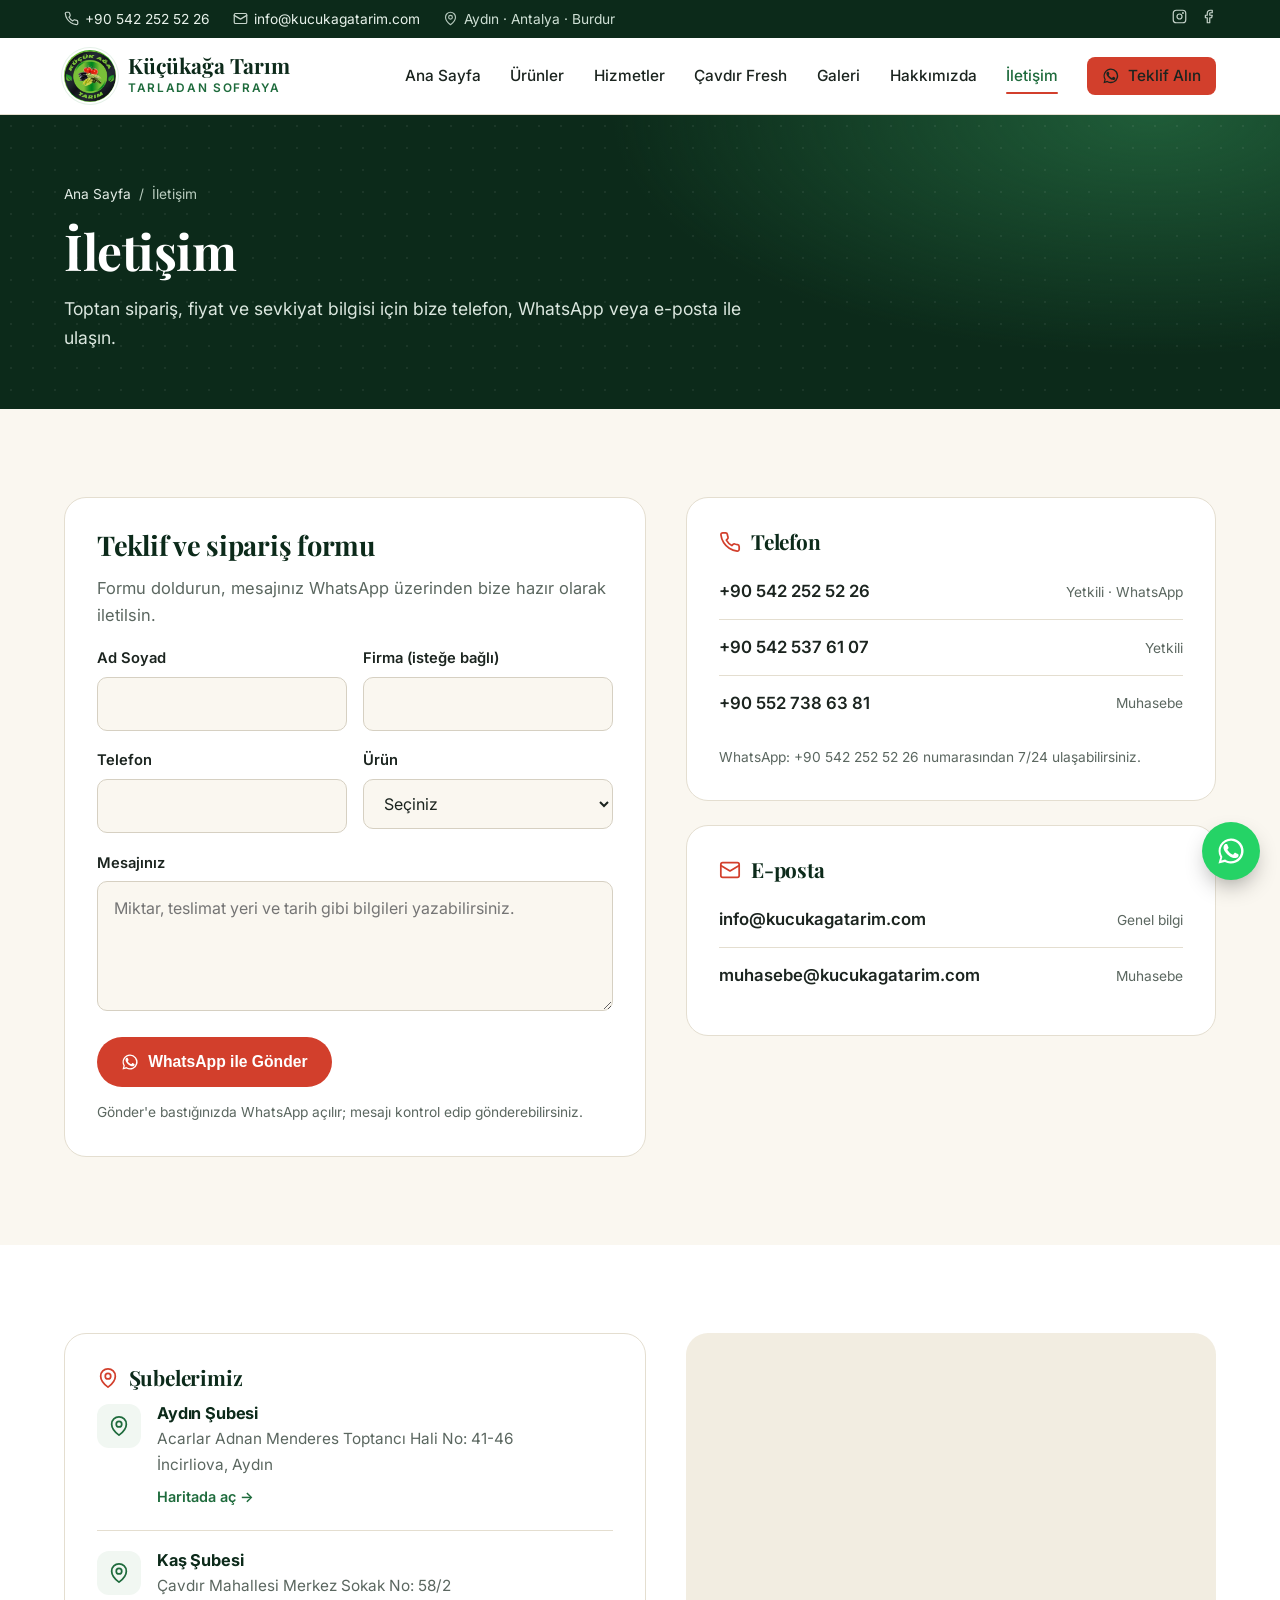
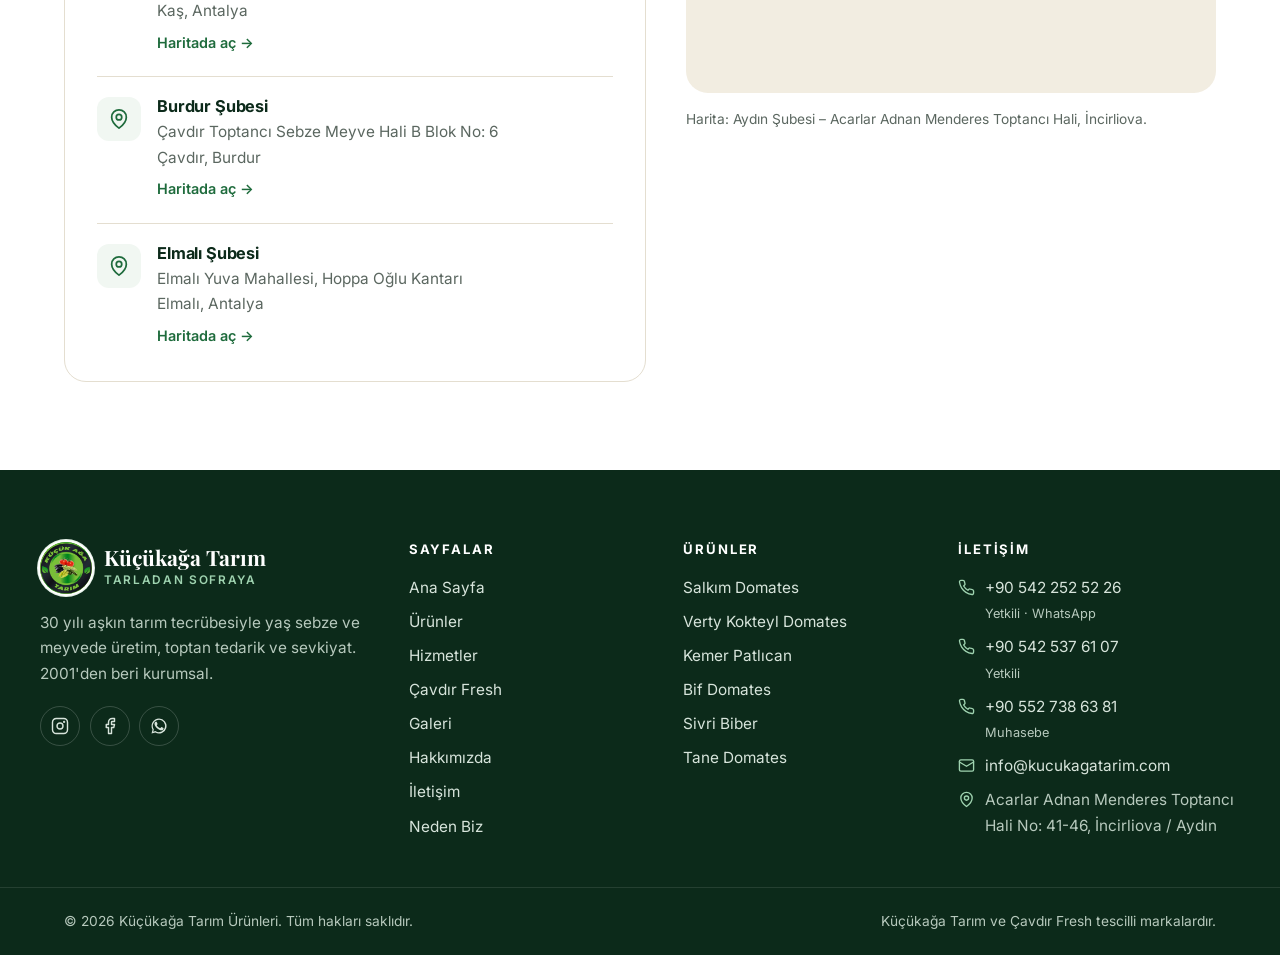
<file: iletisim.html>
<!doctype html>
<html lang="tr" class="no-js">
<head>
  <meta charset="utf-8">
  <meta name="viewport" content="width=device-width, initial-scale=1">
  <title>İletişim | Küçükağa Tarım – Aydın, Kaş, Burdur, Elmalı</title>
  <meta name="description" content="Küçükağa Tarım iletişim: +90 542 252 52 26 (WhatsApp 7/24), info@kucukagatarim.com. Aydın, Kaş, Burdur ve Elmalı şubeleri.">
  <link rel="canonical" href="https://kucukagatarim.com/iletisim.html">
  <meta property="og:type" content="website">
  <meta property="og:locale" content="tr_TR">
  <meta property="og:site_name" content="Küçükağa Tarım">
  <meta property="og:title" content="İletişim | Küçükağa Tarım – Aydın, Kaş, Burdur, Elmalı">
  <meta property="og:description" content="Küçükağa Tarım iletişim: +90 542 252 52 26 (WhatsApp 7/24), info@kucukagatarim.com. Aydın, Kaş, Burdur ve Elmalı şubeleri.">
  <meta property="og:url" content="https://kucukagatarim.com/iletisim.html">
  <meta property="og:image" content="https://kucukagatarim.com/assets/img/logo.jpg">
  <meta name="twitter:card" content="summary_large_image">
  <meta name="theme-color" content="#123d26">
  <link rel="icon" href="logo.ico" sizes="any">
  <link rel="icon" href="assets/img/icon-192.png" type="image/png">
  <link rel="apple-touch-icon" href="assets/img/icon-180.png">
  <link rel="preconnect" href="https://fonts.googleapis.com">
  <link rel="preconnect" href="https://fonts.gstatic.com" crossorigin>
  <link rel="stylesheet" href="https://fonts.googleapis.com/css2?family=Inter:wght@400;500;600;700&family=Playfair+Display:ital,wght@0,600;0,700;1,600&display=swap">
  <link rel="stylesheet" href="assets/css/site.css?v=20261118b">
  <script type="application/ld+json">{"@context": "https://schema.org", "@type": "Organization", "name": "Küçükağa Tarım", "legalName": "Küçükağa Tarım Ürünleri Gıda İnşaat İthalat İhracat Sanayi ve Ticaret Ltd. Şti.", "url": "https://kucukagatarim.com/", "logo": "https://kucukagatarim.com/assets/img/logo.jpg", "email": "info@kucukagatarim.com", "foundingDate": "2001", "sameAs": ["https://www.instagram.com/kucuk_aga_tarim.aydin?igsh=cGRrMXJ0emNpb3h1", "https://www.facebook.com/share/18U8bR2U88/"], "contactPoint": [{"@type": "ContactPoint", "telephone": "+90-542-252-52-26", "contactType": "customer service", "areaServed": "TR", "availableLanguage": "Turkish"}], "address": {"@type": "PostalAddress", "streetAddress": "Acarlar Adnan Menderes Toptancı Hali No: 41-46", "addressLocality": "İncirliova", "addressRegion": "Aydın", "addressCountry": "TR"}}</script>
  <script type="application/ld+json">{"@context": "https://schema.org", "@type": "LocalBusiness", "name": "Küçükağa Tarım – Aydın Şubesi", "telephone": "+90-542-252-52-26", "image": "https://kucukagatarim.com/assets/img/logo.jpg", "address": {"@type": "PostalAddress", "streetAddress": "Acarlar Adnan Menderes Toptancı Hali No: 41-46", "addressLocality": "İncirliova", "addressRegion": "Aydın", "addressCountry": "TR"}}</script>
  <script type="application/ld+json">{"@context": "https://schema.org", "@type": "LocalBusiness", "name": "Küçükağa Tarım – Kaş Şubesi", "telephone": "+90-542-252-52-26", "image": "https://kucukagatarim.com/assets/img/logo.jpg", "address": {"@type": "PostalAddress", "streetAddress": "Çavdır Mahallesi Merkez Sokak No: 58/2", "addressLocality": "Kaş", "addressRegion": "Antalya", "addressCountry": "TR"}}</script>
  <script type="application/ld+json">{"@context": "https://schema.org", "@type": "LocalBusiness", "name": "Küçükağa Tarım – Burdur Şubesi", "telephone": "+90-542-252-52-26", "image": "https://kucukagatarim.com/assets/img/logo.jpg", "address": {"@type": "PostalAddress", "streetAddress": "Çavdır Toptancı Sebze Meyve Hali B Blok No: 6", "addressLocality": "Çavdır", "addressRegion": "Burdur", "addressCountry": "TR"}}</script>
  <script type="application/ld+json">{"@context": "https://schema.org", "@type": "LocalBusiness", "name": "Küçükağa Tarım – Elmalı Şubesi", "telephone": "+90-542-252-52-26", "image": "https://kucukagatarim.com/assets/img/logo.jpg", "address": {"@type": "PostalAddress", "streetAddress": "Elmalı Yuva Mahallesi, Hoppa Oğlu Kantarı", "addressLocality": "Elmalı", "addressRegion": "Antalya", "addressCountry": "TR"}}</script>
</head>
<body>
<a class="skip" href="#icerik">İçeriğe geç</a>
<div class="topbar">
  <div class="wrap">
    <div class="topbar-items">
      <a href="tel:+905422525226"><svg viewBox="0 0 24 24" fill="none" stroke="currentColor" stroke-width="1.9" stroke-linecap="round" stroke-linejoin="round" aria-hidden="true"><path d="M22 16.9v3a2 2 0 0 1-2.2 2 19.8 19.8 0 0 1-8.6-3.1 19.5 19.5 0 0 1-6-6A19.8 19.8 0 0 1 2.1 4.2 2 2 0 0 1 4.1 2h3a2 2 0 0 1 2 1.7c.1 1 .4 1.9.7 2.8a2 2 0 0 1-.5 2.1L8 9.9a16 16 0 0 0 6 6l1.3-1.3a2 2 0 0 1 2.1-.4c.9.3 1.8.6 2.8.7a2 2 0 0 1 1.7 2Z"/></svg>+90 542 252 52 26</a>
      <a class="topbar-hide-sm" href="mailto:info@kucukagatarim.com"><svg viewBox="0 0 24 24" fill="none" stroke="currentColor" stroke-width="1.9" stroke-linecap="round" stroke-linejoin="round" aria-hidden="true"><rect x="2" y="4" width="20" height="16" rx="2"/><path d="m22 7-10 6L2 7"/></svg>info@kucukagatarim.com</a>
      <span class="topbar-hide-sm"><svg viewBox="0 0 24 24" fill="none" stroke="currentColor" stroke-width="1.9" stroke-linecap="round" stroke-linejoin="round" aria-hidden="true"><path d="M20 10c0 6-8 12-8 12s-8-6-8-12a8 8 0 0 1 16 0Z"/><circle cx="12" cy="10" r="3"/></svg>Aydın · Antalya · Burdur</span>
    </div>
    <div class="topbar-social">
      <a href="https://www.instagram.com/kucuk_aga_tarim.aydin?igsh=cGRrMXJ0emNpb3h1" target="_blank" rel="noopener" aria-label="Instagram"><svg viewBox="0 0 24 24" fill="none" stroke="currentColor" stroke-width="1.9" stroke-linecap="round" stroke-linejoin="round" aria-hidden="true"><rect x="2" y="2" width="20" height="20" rx="5"/><circle cx="12" cy="12" r="4"/><circle cx="17.5" cy="6.5" r=".6" fill="currentColor"/></svg></a>
      <a href="https://www.facebook.com/share/18U8bR2U88/" target="_blank" rel="noopener" aria-label="Facebook"><svg viewBox="0 0 24 24" fill="none" stroke="currentColor" stroke-width="1.9" stroke-linecap="round" stroke-linejoin="round" aria-hidden="true"><path d="M18 2h-3a5 5 0 0 0-5 5v3H7v4h3v8h4v-8h3l1-4h-4V7a1 1 0 0 1 1-1h3z"/></svg></a>
    </div>
  </div>
</div>
<header class="site-header">
  <div class="wrap">
    <a class="brand" href="index.html" aria-label="Küçükağa Tarım ana sayfa">
      <img src="assets/img/logo-sm.jpg" alt="" width="52" height="52">
      <span><span class="brand-name">Küçükağa Tarım</span><span class="brand-sub">Tarladan Sofraya</span></span>
    </a>
    <button class="menu-toggle" type="button" aria-label="Menüyü aç" aria-expanded="false" aria-controls="site-nav"><svg viewBox="0 0 24 24" fill="none" stroke="currentColor" stroke-width="1.9" stroke-linecap="round" stroke-linejoin="round" aria-hidden="true"><path d="M4 6h16M4 12h16M4 18h16"/></svg></button>
    <nav class="nav" id="site-nav" aria-label="Ana menü">
      <a href="index.html">Ana Sayfa</a>
      <a href="urunler.html">Ürünler</a>
      <a href="hizmetler.html">Hizmetler</a>
      <a href="cavdir-fresh.html">Çavdır Fresh</a>
      <a href="galeri.html">Galeri</a>
      <a href="hakkimizda.html">Hakkımızda</a>
      <a href="iletisim.html" aria-current="page">İletişim</a>
      <a class="btn btn-primary header-cta" href="https://wa.me/905422525226" target="_blank" rel="noopener"><svg viewBox="0 0 24 24" fill="currentColor" aria-hidden="true"><path d="M17.5 14.4c-.3-.1-1.8-.9-2-1-.3-.1-.5-.1-.7.1-.2.3-.8 1-.9 1.2-.2.2-.3.2-.6.1-.3-.1-1.3-.5-2.4-1.5-.9-.8-1.5-1.8-1.7-2.1-.2-.3 0-.5.1-.6l.4-.5c.2-.2.2-.3.3-.5.1-.2 0-.4 0-.5l-.9-2.2c-.2-.6-.5-.5-.7-.5h-.6c-.2 0-.5.1-.8.4-.3.3-1 1-1 2.5s1.1 2.9 1.2 3.1c.1.2 2.1 3.2 5.1 4.5.7.3 1.3.5 1.7.6.7.2 1.4.2 1.9.1.6-.1 1.8-.7 2-1.4.2-.7.2-1.3.2-1.4-.1-.1-.3-.2-.6-.3Z"/><path d="M12 2a10 10 0 0 0-8.6 15L2 22l5.1-1.3A10 10 0 1 0 12 2Zm0 18.2c-1.6 0-3.1-.4-4.4-1.2l-.3-.2-3 .8.8-3-.2-.3A8.2 8.2 0 1 1 12 20.2Z"/></svg>Teklif Alın</a>
    </nav>
  </div>
</header>
<main id="icerik">
<section class="page-hero">
  <div class="wrap">
    <nav class="breadcrumb" aria-label="Konum"><a href="index.html">Ana Sayfa</a><span aria-hidden="true">/</span><span>İletişim</span></nav>
    <h1>İletişim</h1>
    <p>Toptan sipariş, fiyat ve sevkiyat bilgisi için bize telefon, WhatsApp veya e-posta ile ulaşın.</p>
  </div>
</section>
<section class="section">
  <div class="wrap contact-grid">
    <div class="card reveal">
      <h2 style="font-size:1.7rem">Teklif ve sipariş formu</h2>
      <p style="color:var(--muted)">Formu doldurun, mesajınız WhatsApp üzerinden bize hazır olarak iletilsin.</p>
      <form class="form" id="teklif-formu">
        <div class="row">
          <div><label for="ad">Ad Soyad</label><input id="ad" name="ad" required autocomplete="name"></div>
          <div><label for="firma">Firma (isteğe bağlı)</label><input id="firma" name="firma" autocomplete="organization"></div>
        </div>
        <div class="row">
          <div><label for="telefon">Telefon</label><input id="telefon" name="telefon" type="tel" autocomplete="tel"></div>
          <div><label for="urun">Ürün</label><select id="urun" name="urun"><option value="">Seçiniz</option><option>Salkım Domates</option><option>Verty Kokteyl Domates</option><option>Kemer Patlıcan</option><option>Bif Domates</option><option>Sivri Biber</option><option>Tane Domates</option><option>Diğer / birden fazla ürün</option></select></div>
        </div>
        <label for="mesaj">Mesajınız</label>
        <textarea id="mesaj" name="mesaj" required placeholder="Miktar, teslimat yeri ve tarih gibi bilgileri yazabilirsiniz."></textarea>
        <button class="btn btn-primary" type="submit"><svg viewBox="0 0 24 24" fill="currentColor" aria-hidden="true"><path d="M17.5 14.4c-.3-.1-1.8-.9-2-1-.3-.1-.5-.1-.7.1-.2.3-.8 1-.9 1.2-.2.2-.3.2-.6.1-.3-.1-1.3-.5-2.4-1.5-.9-.8-1.5-1.8-1.7-2.1-.2-.3 0-.5.1-.6l.4-.5c.2-.2.2-.3.3-.5.1-.2 0-.4 0-.5l-.9-2.2c-.2-.6-.5-.5-.7-.5h-.6c-.2 0-.5.1-.8.4-.3.3-1 1-1 2.5s1.1 2.9 1.2 3.1c.1.2 2.1 3.2 5.1 4.5.7.3 1.3.5 1.7.6.7.2 1.4.2 1.9.1.6-.1 1.8-.7 2-1.4.2-.7.2-1.3.2-1.4-.1-.1-.3-.2-.6-.3Z"/><path d="M12 2a10 10 0 0 0-8.6 15L2 22l5.1-1.3A10 10 0 1 0 12 2Zm0 18.2c-1.6 0-3.1-.4-4.4-1.2l-.3-.2-3 .8.8-3-.2-.3A8.2 8.2 0 1 1 12 20.2Z"/></svg>WhatsApp ile Gönder</button>
        <p class="form-note">Gönder'e bastığınızda WhatsApp açılır; mesajı kontrol edip gönderebilirsiniz.</p>
      </form>
    </div>
    <div style="display:grid;gap:1.5rem">
      <div class="card reveal">
        <h3><svg viewBox="0 0 24 24" fill="none" stroke="currentColor" stroke-width="1.9" stroke-linecap="round" stroke-linejoin="round" aria-hidden="true"><path d="M22 16.9v3a2 2 0 0 1-2.2 2 19.8 19.8 0 0 1-8.6-3.1 19.5 19.5 0 0 1-6-6A19.8 19.8 0 0 1 2.1 4.2 2 2 0 0 1 4.1 2h3a2 2 0 0 1 2 1.7c.1 1 .4 1.9.7 2.8a2 2 0 0 1-.5 2.1L8 9.9a16 16 0 0 0 6 6l1.3-1.3a2 2 0 0 1 2.1-.4c.9.3 1.8.6 2.8.7a2 2 0 0 1 1.7 2Z"/></svg>Telefon</h3>
        <ul class="contact-list"><li><a href="tel:+905422525226">+90 542 252 52 26</a><small>Yetkili · WhatsApp</small></li><li><a href="tel:+905425376107">+90 542 537 61 07</a><small>Yetkili</small></li><li><a href="tel:+905527386381">+90 552 738 63 81</a><small>Muhasebe</small></li></ul>
        <p class="form-note">WhatsApp: +90 542 252 52 26 numarasından 7/24 ulaşabilirsiniz.</p>
      </div>
      <div class="card reveal">
        <h3><svg viewBox="0 0 24 24" fill="none" stroke="currentColor" stroke-width="1.9" stroke-linecap="round" stroke-linejoin="round" aria-hidden="true"><rect x="2" y="4" width="20" height="16" rx="2"/><path d="m22 7-10 6L2 7"/></svg>E-posta</h3>
        <ul class="contact-list"><li><a href="mailto:info@kucukagatarim.com">info@kucukagatarim.com</a><small>Genel bilgi</small></li><li><a href="mailto:muhasebe@kucukagatarim.com">muhasebe@kucukagatarim.com</a><small>Muhasebe</small></li></ul>
      </div>
    </div>
  </div>
</section>
<section class="section section-alt">
  <div class="wrap contact-grid">
    <div class="card reveal">
      <h3><svg viewBox="0 0 24 24" fill="none" stroke="currentColor" stroke-width="1.9" stroke-linecap="round" stroke-linejoin="round" aria-hidden="true"><path d="M20 10c0 6-8 12-8 12s-8-6-8-12a8 8 0 0 1 16 0Z"/><circle cx="12" cy="10" r="3"/></svg>Şubelerimiz</h3>
        <div class="branch">
          <div class="icon"><svg viewBox="0 0 24 24" fill="none" stroke="currentColor" stroke-width="1.9" stroke-linecap="round" stroke-linejoin="round" aria-hidden="true"><path d="M20 10c0 6-8 12-8 12s-8-6-8-12a8 8 0 0 1 16 0Z"/><circle cx="12" cy="10" r="3"/></svg></div>
          <div>
            <h4>Aydın Şubesi</h4>
            <p>Acarlar Adnan Menderes Toptancı Hali No: 41-46<br>İncirliova, Aydın</p>
            <a href="https://www.google.com/maps/search/?api=1&amp;query=Acarlar+Adnan+Menderes+Toptancı+Hali+İncirliova+Aydın" target="_blank" rel="noopener">Haritada aç →</a>
          </div>
        </div>
        <div class="branch">
          <div class="icon"><svg viewBox="0 0 24 24" fill="none" stroke="currentColor" stroke-width="1.9" stroke-linecap="round" stroke-linejoin="round" aria-hidden="true"><path d="M20 10c0 6-8 12-8 12s-8-6-8-12a8 8 0 0 1 16 0Z"/><circle cx="12" cy="10" r="3"/></svg></div>
          <div>
            <h4>Kaş Şubesi</h4>
            <p>Çavdır Mahallesi Merkez Sokak No: 58/2<br>Kaş, Antalya</p>
            <a href="https://www.google.com/maps/search/?api=1&amp;query=Çavdır+Mahallesi+Merkez+Sokak+Kaş+Antalya" target="_blank" rel="noopener">Haritada aç →</a>
          </div>
        </div>
        <div class="branch">
          <div class="icon"><svg viewBox="0 0 24 24" fill="none" stroke="currentColor" stroke-width="1.9" stroke-linecap="round" stroke-linejoin="round" aria-hidden="true"><path d="M20 10c0 6-8 12-8 12s-8-6-8-12a8 8 0 0 1 16 0Z"/><circle cx="12" cy="10" r="3"/></svg></div>
          <div>
            <h4>Burdur Şubesi</h4>
            <p>Çavdır Toptancı Sebze Meyve Hali B Blok No: 6<br>Çavdır, Burdur</p>
            <a href="https://www.google.com/maps/search/?api=1&amp;query=Çavdır+Toptancı+Sebze+Meyve+Hali+Çavdır+Burdur" target="_blank" rel="noopener">Haritada aç →</a>
          </div>
        </div>
        <div class="branch">
          <div class="icon"><svg viewBox="0 0 24 24" fill="none" stroke="currentColor" stroke-width="1.9" stroke-linecap="round" stroke-linejoin="round" aria-hidden="true"><path d="M20 10c0 6-8 12-8 12s-8-6-8-12a8 8 0 0 1 16 0Z"/><circle cx="12" cy="10" r="3"/></svg></div>
          <div>
            <h4>Elmalı Şubesi</h4>
            <p>Elmalı Yuva Mahallesi, Hoppa Oğlu Kantarı<br>Elmalı, Antalya</p>
            <a href="https://www.google.com/maps/search/?api=1&amp;query=Yuva+Mahallesi+Elmalı+Antalya" target="_blank" rel="noopener">Haritada aç →</a>
          </div>
        </div>
    </div>
    <div class="reveal">
      <iframe class="map" title="Aydın Şubesi haritası" loading="lazy" referrerpolicy="no-referrer-when-downgrade"
        src="https://www.google.com/maps?q=Acarlar+Adnan+Menderes+Toptanc%C4%B1+Hali+%C4%B0ncirliova+Ayd%C4%B1n&amp;output=embed"></iframe>
      <p class="form-note">Harita: Aydın Şubesi – Acarlar Adnan Menderes Toptancı Hali, İncirliova.</p>
    </div>
  </div>
</section></main>
<footer class="site-footer">
  <div class="wrap footer-main">
    <div class="footer-brand">
      <a class="brand" href="index.html">
        <img src="assets/img/logo-sm.jpg" alt="" width="52" height="52" loading="lazy">
        <span><span class="brand-name">Küçükağa Tarım</span><span class="brand-sub">Tarladan Sofraya</span></span>
      </a>
      <p>30 yılı aşkın tarım tecrübesiyle yaş sebze ve meyvede üretim, toptan tedarik ve sevkiyat. 2001'den beri kurumsal.</p>
      <div class="social">
        <a href="https://www.instagram.com/kucuk_aga_tarim.aydin?igsh=cGRrMXJ0emNpb3h1" target="_blank" rel="noopener" aria-label="Instagram"><svg viewBox="0 0 24 24" fill="none" stroke="currentColor" stroke-width="1.9" stroke-linecap="round" stroke-linejoin="round" aria-hidden="true"><rect x="2" y="2" width="20" height="20" rx="5"/><circle cx="12" cy="12" r="4"/><circle cx="17.5" cy="6.5" r=".6" fill="currentColor"/></svg></a>
        <a href="https://www.facebook.com/share/18U8bR2U88/" target="_blank" rel="noopener" aria-label="Facebook"><svg viewBox="0 0 24 24" fill="none" stroke="currentColor" stroke-width="1.9" stroke-linecap="round" stroke-linejoin="round" aria-hidden="true"><path d="M18 2h-3a5 5 0 0 0-5 5v3H7v4h3v8h4v-8h3l1-4h-4V7a1 1 0 0 1 1-1h3z"/></svg></a>
        <a href="https://wa.me/905422525226" target="_blank" rel="noopener" aria-label="WhatsApp"><svg viewBox="0 0 24 24" fill="currentColor" aria-hidden="true"><path d="M17.5 14.4c-.3-.1-1.8-.9-2-1-.3-.1-.5-.1-.7.1-.2.3-.8 1-.9 1.2-.2.2-.3.2-.6.1-.3-.1-1.3-.5-2.4-1.5-.9-.8-1.5-1.8-1.7-2.1-.2-.3 0-.5.1-.6l.4-.5c.2-.2.2-.3.3-.5.1-.2 0-.4 0-.5l-.9-2.2c-.2-.6-.5-.5-.7-.5h-.6c-.2 0-.5.1-.8.4-.3.3-1 1-1 2.5s1.1 2.9 1.2 3.1c.1.2 2.1 3.2 5.1 4.5.7.3 1.3.5 1.7.6.7.2 1.4.2 1.9.1.6-.1 1.8-.7 2-1.4.2-.7.2-1.3.2-1.4-.1-.1-.3-.2-.6-.3Z"/><path d="M12 2a10 10 0 0 0-8.6 15L2 22l5.1-1.3A10 10 0 1 0 12 2Zm0 18.2c-1.6 0-3.1-.4-4.4-1.2l-.3-.2-3 .8.8-3-.2-.3A8.2 8.2 0 1 1 12 20.2Z"/></svg></a>
      </div>
    </div>
    <div>
      <h4>Sayfalar</h4>
      <ul><li><a href="index.html">Ana Sayfa</a></li><li><a href="urunler.html">Ürünler</a></li><li><a href="hizmetler.html">Hizmetler</a></li><li><a href="cavdir-fresh.html">Çavdır Fresh</a></li><li><a href="galeri.html">Galeri</a></li><li><a href="hakkimizda.html">Hakkımızda</a></li><li><a href="iletisim.html">İletişim</a></li><li><a href="neden-biz.html">Neden Biz</a></li></ul>
    </div>
    <div>
      <h4>Ürünler</h4>
      <ul><li><a href="urunler.html#salkim-domates">Salkım Domates</a></li><li><a href="urunler.html#verty-domates">Verty Kokteyl Domates</a></li><li><a href="urunler.html#kemer-patlican">Kemer Patlıcan</a></li><li><a href="urunler.html#bif-domates">Bif Domates</a></li><li><a href="urunler.html#sivri-biber">Sivri Biber</a></li><li><a href="urunler.html#tane-domates">Tane Domates</a></li></ul>
    </div>
    <div>
      <h4>İletişim</h4>
      <ul class="footer-contact">
        <li><svg viewBox="0 0 24 24" fill="none" stroke="currentColor" stroke-width="1.9" stroke-linecap="round" stroke-linejoin="round" aria-hidden="true"><path d="M22 16.9v3a2 2 0 0 1-2.2 2 19.8 19.8 0 0 1-8.6-3.1 19.5 19.5 0 0 1-6-6A19.8 19.8 0 0 1 2.1 4.2 2 2 0 0 1 4.1 2h3a2 2 0 0 1 2 1.7c.1 1 .4 1.9.7 2.8a2 2 0 0 1-.5 2.1L8 9.9a16 16 0 0 0 6 6l1.3-1.3a2 2 0 0 1 2.1-.4c.9.3 1.8.6 2.8.7a2 2 0 0 1 1.7 2Z"/></svg><span><a href="tel:+905422525226">+90 542 252 52 26</a><br><small>Yetkili · WhatsApp</small></span></li><li><svg viewBox="0 0 24 24" fill="none" stroke="currentColor" stroke-width="1.9" stroke-linecap="round" stroke-linejoin="round" aria-hidden="true"><path d="M22 16.9v3a2 2 0 0 1-2.2 2 19.8 19.8 0 0 1-8.6-3.1 19.5 19.5 0 0 1-6-6A19.8 19.8 0 0 1 2.1 4.2 2 2 0 0 1 4.1 2h3a2 2 0 0 1 2 1.7c.1 1 .4 1.9.7 2.8a2 2 0 0 1-.5 2.1L8 9.9a16 16 0 0 0 6 6l1.3-1.3a2 2 0 0 1 2.1-.4c.9.3 1.8.6 2.8.7a2 2 0 0 1 1.7 2Z"/></svg><span><a href="tel:+905425376107">+90 542 537 61 07</a><br><small>Yetkili</small></span></li><li><svg viewBox="0 0 24 24" fill="none" stroke="currentColor" stroke-width="1.9" stroke-linecap="round" stroke-linejoin="round" aria-hidden="true"><path d="M22 16.9v3a2 2 0 0 1-2.2 2 19.8 19.8 0 0 1-8.6-3.1 19.5 19.5 0 0 1-6-6A19.8 19.8 0 0 1 2.1 4.2 2 2 0 0 1 4.1 2h3a2 2 0 0 1 2 1.7c.1 1 .4 1.9.7 2.8a2 2 0 0 1-.5 2.1L8 9.9a16 16 0 0 0 6 6l1.3-1.3a2 2 0 0 1 2.1-.4c.9.3 1.8.6 2.8.7a2 2 0 0 1 1.7 2Z"/></svg><span><a href="tel:+905527386381">+90 552 738 63 81</a><br><small>Muhasebe</small></span></li>
        <li><svg viewBox="0 0 24 24" fill="none" stroke="currentColor" stroke-width="1.9" stroke-linecap="round" stroke-linejoin="round" aria-hidden="true"><rect x="2" y="4" width="20" height="16" rx="2"/><path d="m22 7-10 6L2 7"/></svg><a href="mailto:info@kucukagatarim.com">info@kucukagatarim.com</a></li>
        <li><svg viewBox="0 0 24 24" fill="none" stroke="currentColor" stroke-width="1.9" stroke-linecap="round" stroke-linejoin="round" aria-hidden="true"><path d="M20 10c0 6-8 12-8 12s-8-6-8-12a8 8 0 0 1 16 0Z"/><circle cx="12" cy="10" r="3"/></svg><span>Acarlar Adnan Menderes Toptancı Hali No: 41-46, İncirliova / Aydın</span></li>
      </ul>
    </div>
  </div>
  <div class="footer-bottom">
    <div class="wrap">
      <span>© <span data-year>2026</span> Küçükağa Tarım Ürünleri. Tüm hakları saklıdır.</span>
      <span>Küçükağa Tarım ve Çavdır Fresh tescilli markalardır.</span>
    </div>
  </div>
</footer>
<a class="wa-float" href="https://wa.me/905422525226" target="_blank" rel="noopener" aria-label="WhatsApp ile yazın"><svg viewBox="0 0 24 24" fill="currentColor" aria-hidden="true"><path d="M17.5 14.4c-.3-.1-1.8-.9-2-1-.3-.1-.5-.1-.7.1-.2.3-.8 1-.9 1.2-.2.2-.3.2-.6.1-.3-.1-1.3-.5-2.4-1.5-.9-.8-1.5-1.8-1.7-2.1-.2-.3 0-.5.1-.6l.4-.5c.2-.2.2-.3.3-.5.1-.2 0-.4 0-.5l-.9-2.2c-.2-.6-.5-.5-.7-.5h-.6c-.2 0-.5.1-.8.4-.3.3-1 1-1 2.5s1.1 2.9 1.2 3.1c.1.2 2.1 3.2 5.1 4.5.7.3 1.3.5 1.7.6.7.2 1.4.2 1.9.1.6-.1 1.8-.7 2-1.4.2-.7.2-1.3.2-1.4-.1-.1-.3-.2-.6-.3Z"/><path d="M12 2a10 10 0 0 0-8.6 15L2 22l5.1-1.3A10 10 0 1 0 12 2Zm0 18.2c-1.6 0-3.1-.4-4.4-1.2l-.3-.2-3 .8.8-3-.2-.3A8.2 8.2 0 1 1 12 20.2Z"/></svg></a>
<script src="assets/js/site.js?v=20261118b" defer></script>
</body>
</html>
</file>
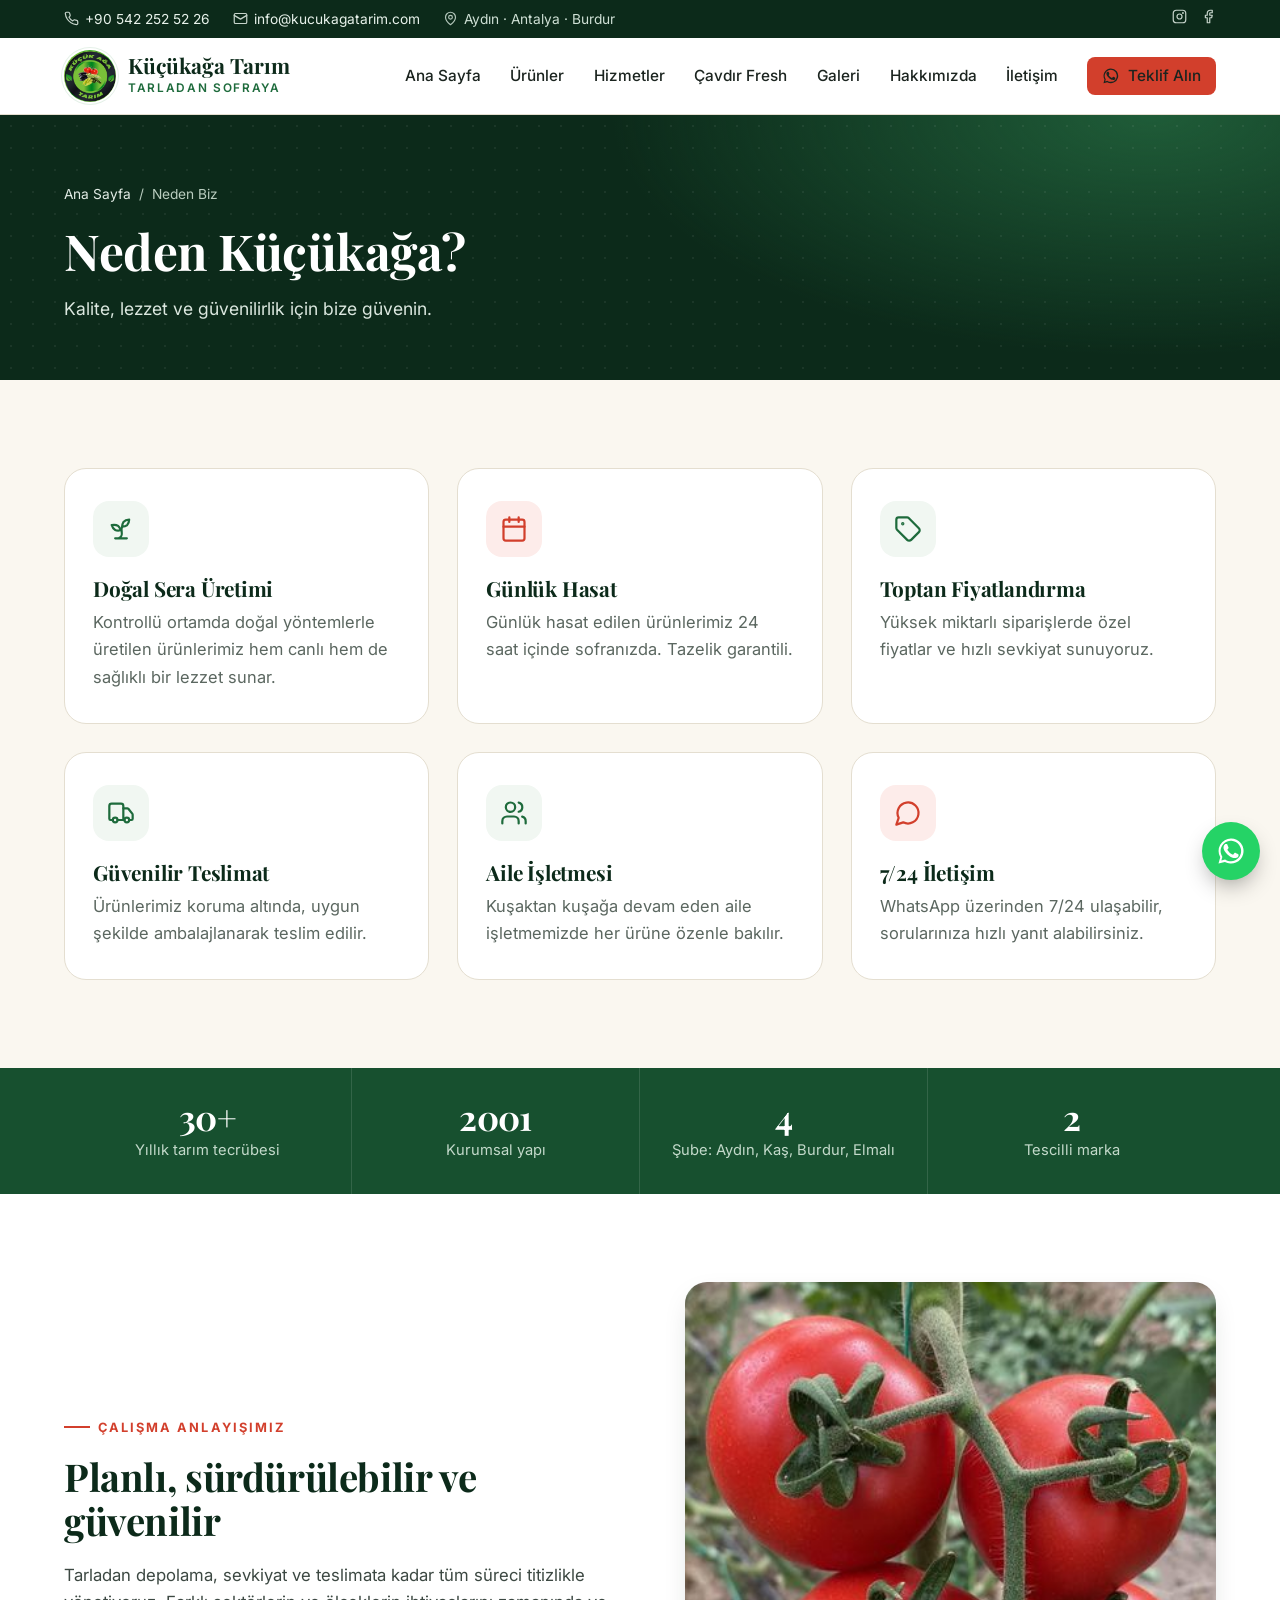
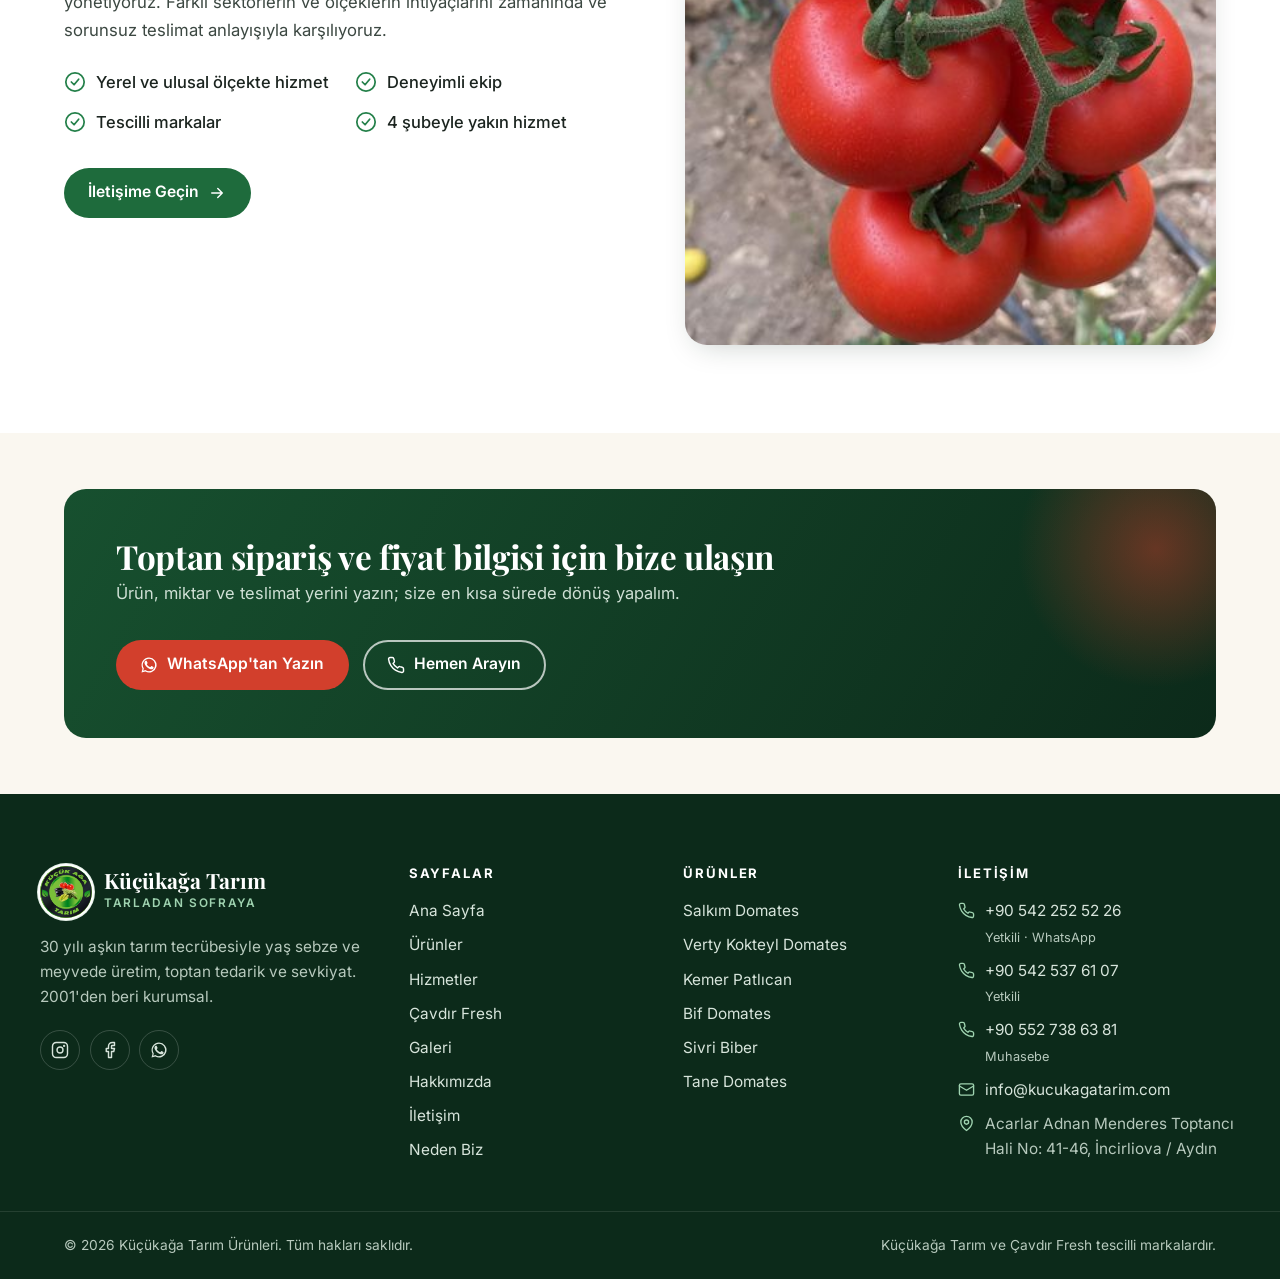
<file: neden-biz.html>
<!doctype html>
<html lang="tr" class="no-js">
<head>
  <meta charset="utf-8">
  <meta name="viewport" content="width=device-width, initial-scale=1">
  <title>Neden Küçükağa Tarım? | Doğal Üretim, Günlük Hasat, Güvenilir Teslimat</title>
  <meta name="description" content="Doğal sera üretimi, günlük hasat, toptan fiyatlandırma, güvenilir teslimat ve 7/24 WhatsApp iletişim. Kuşaktan kuşağa aile işletmesi.">
  <link rel="canonical" href="https://kucukagatarim.com/neden-biz.html">
  <meta property="og:type" content="website">
  <meta property="og:locale" content="tr_TR">
  <meta property="og:site_name" content="Küçükağa Tarım">
  <meta property="og:title" content="Neden Küçükağa Tarım? | Doğal Üretim, Günlük Hasat, Güvenilir Teslimat">
  <meta property="og:description" content="Doğal sera üretimi, günlük hasat, toptan fiyatlandırma, güvenilir teslimat ve 7/24 WhatsApp iletişim. Kuşaktan kuşağa aile işletmesi.">
  <meta property="og:url" content="https://kucukagatarim.com/neden-biz.html">
  <meta property="og:image" content="https://kucukagatarim.com/assets/img/sera-7.jpg">
  <meta name="twitter:card" content="summary_large_image">
  <meta name="theme-color" content="#123d26">
  <link rel="icon" href="logo.ico" sizes="any">
  <link rel="icon" href="assets/img/icon-192.png" type="image/png">
  <link rel="apple-touch-icon" href="assets/img/icon-180.png">
  <link rel="preconnect" href="https://fonts.googleapis.com">
  <link rel="preconnect" href="https://fonts.gstatic.com" crossorigin>
  <link rel="stylesheet" href="https://fonts.googleapis.com/css2?family=Inter:wght@400;500;600;700&family=Playfair+Display:ital,wght@0,600;0,700;1,600&display=swap">
  <link rel="stylesheet" href="assets/css/site.css?v=20261118b">
  <script type="application/ld+json">{"@context": "https://schema.org", "@type": "Organization", "name": "Küçükağa Tarım", "legalName": "Küçükağa Tarım Ürünleri Gıda İnşaat İthalat İhracat Sanayi ve Ticaret Ltd. Şti.", "url": "https://kucukagatarim.com/", "logo": "https://kucukagatarim.com/assets/img/logo.jpg", "email": "info@kucukagatarim.com", "foundingDate": "2001", "sameAs": ["https://www.instagram.com/kucuk_aga_tarim.aydin?igsh=cGRrMXJ0emNpb3h1", "https://www.facebook.com/share/18U8bR2U88/"], "contactPoint": [{"@type": "ContactPoint", "telephone": "+90-542-252-52-26", "contactType": "customer service", "areaServed": "TR", "availableLanguage": "Turkish"}], "address": {"@type": "PostalAddress", "streetAddress": "Acarlar Adnan Menderes Toptancı Hali No: 41-46", "addressLocality": "İncirliova", "addressRegion": "Aydın", "addressCountry": "TR"}}</script>
</head>
<body>
<a class="skip" href="#icerik">İçeriğe geç</a>
<div class="topbar">
  <div class="wrap">
    <div class="topbar-items">
      <a href="tel:+905422525226"><svg viewBox="0 0 24 24" fill="none" stroke="currentColor" stroke-width="1.9" stroke-linecap="round" stroke-linejoin="round" aria-hidden="true"><path d="M22 16.9v3a2 2 0 0 1-2.2 2 19.8 19.8 0 0 1-8.6-3.1 19.5 19.5 0 0 1-6-6A19.8 19.8 0 0 1 2.1 4.2 2 2 0 0 1 4.1 2h3a2 2 0 0 1 2 1.7c.1 1 .4 1.9.7 2.8a2 2 0 0 1-.5 2.1L8 9.9a16 16 0 0 0 6 6l1.3-1.3a2 2 0 0 1 2.1-.4c.9.3 1.8.6 2.8.7a2 2 0 0 1 1.7 2Z"/></svg>+90 542 252 52 26</a>
      <a class="topbar-hide-sm" href="mailto:info@kucukagatarim.com"><svg viewBox="0 0 24 24" fill="none" stroke="currentColor" stroke-width="1.9" stroke-linecap="round" stroke-linejoin="round" aria-hidden="true"><rect x="2" y="4" width="20" height="16" rx="2"/><path d="m22 7-10 6L2 7"/></svg>info@kucukagatarim.com</a>
      <span class="topbar-hide-sm"><svg viewBox="0 0 24 24" fill="none" stroke="currentColor" stroke-width="1.9" stroke-linecap="round" stroke-linejoin="round" aria-hidden="true"><path d="M20 10c0 6-8 12-8 12s-8-6-8-12a8 8 0 0 1 16 0Z"/><circle cx="12" cy="10" r="3"/></svg>Aydın · Antalya · Burdur</span>
    </div>
    <div class="topbar-social">
      <a href="https://www.instagram.com/kucuk_aga_tarim.aydin?igsh=cGRrMXJ0emNpb3h1" target="_blank" rel="noopener" aria-label="Instagram"><svg viewBox="0 0 24 24" fill="none" stroke="currentColor" stroke-width="1.9" stroke-linecap="round" stroke-linejoin="round" aria-hidden="true"><rect x="2" y="2" width="20" height="20" rx="5"/><circle cx="12" cy="12" r="4"/><circle cx="17.5" cy="6.5" r=".6" fill="currentColor"/></svg></a>
      <a href="https://www.facebook.com/share/18U8bR2U88/" target="_blank" rel="noopener" aria-label="Facebook"><svg viewBox="0 0 24 24" fill="none" stroke="currentColor" stroke-width="1.9" stroke-linecap="round" stroke-linejoin="round" aria-hidden="true"><path d="M18 2h-3a5 5 0 0 0-5 5v3H7v4h3v8h4v-8h3l1-4h-4V7a1 1 0 0 1 1-1h3z"/></svg></a>
    </div>
  </div>
</div>
<header class="site-header">
  <div class="wrap">
    <a class="brand" href="index.html" aria-label="Küçükağa Tarım ana sayfa">
      <img src="assets/img/logo-sm.jpg" alt="" width="52" height="52">
      <span><span class="brand-name">Küçükağa Tarım</span><span class="brand-sub">Tarladan Sofraya</span></span>
    </a>
    <button class="menu-toggle" type="button" aria-label="Menüyü aç" aria-expanded="false" aria-controls="site-nav"><svg viewBox="0 0 24 24" fill="none" stroke="currentColor" stroke-width="1.9" stroke-linecap="round" stroke-linejoin="round" aria-hidden="true"><path d="M4 6h16M4 12h16M4 18h16"/></svg></button>
    <nav class="nav" id="site-nav" aria-label="Ana menü">
      <a href="index.html">Ana Sayfa</a>
      <a href="urunler.html">Ürünler</a>
      <a href="hizmetler.html">Hizmetler</a>
      <a href="cavdir-fresh.html">Çavdır Fresh</a>
      <a href="galeri.html">Galeri</a>
      <a href="hakkimizda.html">Hakkımızda</a>
      <a href="iletisim.html">İletişim</a>
      <a class="btn btn-primary header-cta" href="https://wa.me/905422525226" target="_blank" rel="noopener"><svg viewBox="0 0 24 24" fill="currentColor" aria-hidden="true"><path d="M17.5 14.4c-.3-.1-1.8-.9-2-1-.3-.1-.5-.1-.7.1-.2.3-.8 1-.9 1.2-.2.2-.3.2-.6.1-.3-.1-1.3-.5-2.4-1.5-.9-.8-1.5-1.8-1.7-2.1-.2-.3 0-.5.1-.6l.4-.5c.2-.2.2-.3.3-.5.1-.2 0-.4 0-.5l-.9-2.2c-.2-.6-.5-.5-.7-.5h-.6c-.2 0-.5.1-.8.4-.3.3-1 1-1 2.5s1.1 2.9 1.2 3.1c.1.2 2.1 3.2 5.1 4.5.7.3 1.3.5 1.7.6.7.2 1.4.2 1.9.1.6-.1 1.8-.7 2-1.4.2-.7.2-1.3.2-1.4-.1-.1-.3-.2-.6-.3Z"/><path d="M12 2a10 10 0 0 0-8.6 15L2 22l5.1-1.3A10 10 0 1 0 12 2Zm0 18.2c-1.6 0-3.1-.4-4.4-1.2l-.3-.2-3 .8.8-3-.2-.3A8.2 8.2 0 1 1 12 20.2Z"/></svg>Teklif Alın</a>
    </nav>
  </div>
</header>
<main id="icerik">
<section class="page-hero">
  <div class="wrap">
    <nav class="breadcrumb" aria-label="Konum"><a href="index.html">Ana Sayfa</a><span aria-hidden="true">/</span><span>Neden Biz</span></nav>
    <h1>Neden Küçükağa?</h1>
    <p>Kalite, lezzet ve güvenilirlik için bize güvenin.</p>
  </div>
</section>
<section class="section">
  <div class="wrap">
    <div class="grid grid-3">
      <div class="feature reveal">
        <div class="icon"><svg viewBox="0 0 24 24" fill="none" stroke="currentColor" stroke-width="1.9" stroke-linecap="round" stroke-linejoin="round" aria-hidden="true"><path d="M7 20h10M10 20c5.5-2.5.8-6.4 3-10"/><path d="M9.5 9.4c1.1.8 1.8 2.2 2.3 3.7-2 .4-3.5.4-4.8-.3-1.2-.6-2.3-1.9-3-4.2 2.8-.5 4.4 0 5.5.8Z"/><path d="M14.1 6a7 7 0 0 0-1.1 4c1.9-.1 3.3-.6 4.3-1.4 1-1 1.6-2.3 1.7-4.6-2.7.1-4 1-4.9 2Z"/></svg></div>
        <h3>Doğal Sera Üretimi</h3>
        <p>Kontrollü ortamda doğal yöntemlerle üretilen ürünlerimiz hem canlı hem de sağlıklı bir lezzet sunar.</p>
      </div>
      <div class="feature reveal">
        <div class="icon red"><svg viewBox="0 0 24 24" fill="none" stroke="currentColor" stroke-width="1.9" stroke-linecap="round" stroke-linejoin="round" aria-hidden="true"><rect x="3" y="4" width="18" height="18" rx="2"/><path d="M16 2v4M8 2v4M3 10h18"/></svg></div>
        <h3>Günlük Hasat</h3>
        <p>Günlük hasat edilen ürünlerimiz 24 saat içinde sofranızda. Tazelik garantili.</p>
      </div>
      <div class="feature reveal">
        <div class="icon"><svg viewBox="0 0 24 24" fill="none" stroke="currentColor" stroke-width="1.9" stroke-linecap="round" stroke-linejoin="round" aria-hidden="true"><path d="M12.6 2.6A2 2 0 0 0 11.2 2H4a2 2 0 0 0-2 2v7.2a2 2 0 0 0 .6 1.4l8.7 8.7a2.4 2.4 0 0 0 3.4 0l6.6-6.6a2.4 2.4 0 0 0 0-3.4Z"/><circle cx="7.5" cy="7.5" r=".5" fill="currentColor"/></svg></div>
        <h3>Toptan Fiyatlandırma</h3>
        <p>Yüksek miktarlı siparişlerde özel fiyatlar ve hızlı sevkiyat sunuyoruz.</p>
      </div>
      <div class="feature reveal">
        <div class="icon"><svg viewBox="0 0 24 24" fill="none" stroke="currentColor" stroke-width="1.9" stroke-linecap="round" stroke-linejoin="round" aria-hidden="true"><path d="M14 18V6a2 2 0 0 0-2-2H4a2 2 0 0 0-2 2v11a1 1 0 0 0 1 1h2"/><path d="M15 18H9"/><path d="M19 18h2a1 1 0 0 0 1-1v-3.6a1 1 0 0 0-.2-.6l-3.5-4.4A1 1 0 0 0 17.5 8H14"/><circle cx="17" cy="18" r="2"/><circle cx="7" cy="18" r="2"/></svg></div>
        <h3>Güvenilir Teslimat</h3>
        <p>Ürünlerimiz koruma altında, uygun şekilde ambalajlanarak teslim edilir.</p>
      </div>
      <div class="feature reveal">
        <div class="icon"><svg viewBox="0 0 24 24" fill="none" stroke="currentColor" stroke-width="1.9" stroke-linecap="round" stroke-linejoin="round" aria-hidden="true"><path d="M16 21v-2a4 4 0 0 0-4-4H6a4 4 0 0 0-4 4v2"/><circle cx="9" cy="7" r="4"/><path d="M22 21v-2a4 4 0 0 0-3-3.9M16 3.1a4 4 0 0 1 0 7.8"/></svg></div>
        <h3>Aile İşletmesi</h3>
        <p>Kuşaktan kuşağa devam eden aile işletmemizde her ürüne özenle bakılır.</p>
      </div>
      <div class="feature reveal">
        <div class="icon red"><svg viewBox="0 0 24 24" fill="none" stroke="currentColor" stroke-width="1.9" stroke-linecap="round" stroke-linejoin="round" aria-hidden="true"><path d="M7.9 20A9 9 0 1 0 4 16.1L2 22Z"/></svg></div>
        <h3>7/24 İletişim</h3>
        <p>WhatsApp üzerinden 7/24 ulaşabilir, sorularınıza hızlı yanıt alabilirsiniz.</p>
      </div>
    </div>
  </div>
</section>
<section class="stats" aria-label="Rakamlarla Küçükağa Tarım">
  <div class="wrap">
    <div class="stat"><strong>30+</strong><span>Yıllık tarım tecrübesi</span></div>
    <div class="stat"><strong>2001</strong><span>Kurumsal yapı</span></div>
    <div class="stat"><strong>4</strong><span>Şube: Aydın, Kaş, Burdur, Elmalı</span></div>
    <div class="stat"><strong>2</strong><span>Tescilli marka</span></div>
  </div>
</section>

<section class="section section-alt">
  <div class="wrap split reverse">
    <div class="split-media reveal"><img src="assets/img/sera-7-sm.jpg" alt="Seradan salkım domates" width="720" height="1280" loading="lazy" decoding="async"></div>
    <div class="split-body reveal">
      <span class="eyebrow">Çalışma anlayışımız</span>
      <h2>Planlı, sürdürülebilir ve güvenilir</h2>
      <p>Tarladan depolama, sevkiyat ve teslimata kadar tüm süreci titizlikle yönetiyoruz. Farklı sektörlerin ve ölçeklerin ihtiyaçlarını zamanında ve sorunsuz teslimat anlayışıyla karşılıyoruz.</p>
      <ul class="checks">
        <li><svg viewBox="0 0 24 24" fill="none" stroke="currentColor" stroke-width="1.9" stroke-linecap="round" stroke-linejoin="round" aria-hidden="true"><circle cx="12" cy="12" r="10"/><path d="m8 12 3 3 5-6"/></svg>Yerel ve ulusal ölçekte hizmet</li>
        <li><svg viewBox="0 0 24 24" fill="none" stroke="currentColor" stroke-width="1.9" stroke-linecap="round" stroke-linejoin="round" aria-hidden="true"><circle cx="12" cy="12" r="10"/><path d="m8 12 3 3 5-6"/></svg>Deneyimli ekip</li>
        <li><svg viewBox="0 0 24 24" fill="none" stroke="currentColor" stroke-width="1.9" stroke-linecap="round" stroke-linejoin="round" aria-hidden="true"><circle cx="12" cy="12" r="10"/><path d="m8 12 3 3 5-6"/></svg>Tescilli markalar</li>
        <li><svg viewBox="0 0 24 24" fill="none" stroke="currentColor" stroke-width="1.9" stroke-linecap="round" stroke-linejoin="round" aria-hidden="true"><circle cx="12" cy="12" r="10"/><path d="m8 12 3 3 5-6"/></svg>4 şubeyle yakın hizmet</li>
      </ul>
      <a class="btn btn-green" href="iletisim.html">İletişime Geçin <svg viewBox="0 0 24 24" fill="none" stroke="currentColor" stroke-width="1.9" stroke-linecap="round" stroke-linejoin="round" aria-hidden="true"><path d="M5 12h14M13 6l6 6-6 6"/></svg></a>
    </div>
  </div>
</section>
<section class="section-sm">
  <div class="wrap">
    <div class="cta-band reveal">
      <div>
        <h2>Toptan sipariş ve fiyat bilgisi için bize ulaşın</h2>
        <p>Ürün, miktar ve teslimat yerini yazın; size en kısa sürede dönüş yapalım.</p>
      </div>
      <div class="hero-actions">
        <a class="btn btn-primary" href="https://wa.me/905422525226" target="_blank" rel="noopener"><svg viewBox="0 0 24 24" fill="currentColor" aria-hidden="true"><path d="M17.5 14.4c-.3-.1-1.8-.9-2-1-.3-.1-.5-.1-.7.1-.2.3-.8 1-.9 1.2-.2.2-.3.2-.6.1-.3-.1-1.3-.5-2.4-1.5-.9-.8-1.5-1.8-1.7-2.1-.2-.3 0-.5.1-.6l.4-.5c.2-.2.2-.3.3-.5.1-.2 0-.4 0-.5l-.9-2.2c-.2-.6-.5-.5-.7-.5h-.6c-.2 0-.5.1-.8.4-.3.3-1 1-1 2.5s1.1 2.9 1.2 3.1c.1.2 2.1 3.2 5.1 4.5.7.3 1.3.5 1.7.6.7.2 1.4.2 1.9.1.6-.1 1.8-.7 2-1.4.2-.7.2-1.3.2-1.4-.1-.1-.3-.2-.6-.3Z"/><path d="M12 2a10 10 0 0 0-8.6 15L2 22l5.1-1.3A10 10 0 1 0 12 2Zm0 18.2c-1.6 0-3.1-.4-4.4-1.2l-.3-.2-3 .8.8-3-.2-.3A8.2 8.2 0 1 1 12 20.2Z"/></svg>WhatsApp'tan Yazın</a>
        <a class="btn btn-ghost" href="tel:+905422525226"><svg viewBox="0 0 24 24" fill="none" stroke="currentColor" stroke-width="1.9" stroke-linecap="round" stroke-linejoin="round" aria-hidden="true"><path d="M22 16.9v3a2 2 0 0 1-2.2 2 19.8 19.8 0 0 1-8.6-3.1 19.5 19.5 0 0 1-6-6A19.8 19.8 0 0 1 2.1 4.2 2 2 0 0 1 4.1 2h3a2 2 0 0 1 2 1.7c.1 1 .4 1.9.7 2.8a2 2 0 0 1-.5 2.1L8 9.9a16 16 0 0 0 6 6l1.3-1.3a2 2 0 0 1 2.1-.4c.9.3 1.8.6 2.8.7a2 2 0 0 1 1.7 2Z"/></svg>Hemen Arayın</a>
      </div>
    </div>
  </div>
</section>
</main>
<footer class="site-footer">
  <div class="wrap footer-main">
    <div class="footer-brand">
      <a class="brand" href="index.html">
        <img src="assets/img/logo-sm.jpg" alt="" width="52" height="52" loading="lazy">
        <span><span class="brand-name">Küçükağa Tarım</span><span class="brand-sub">Tarladan Sofraya</span></span>
      </a>
      <p>30 yılı aşkın tarım tecrübesiyle yaş sebze ve meyvede üretim, toptan tedarik ve sevkiyat. 2001'den beri kurumsal.</p>
      <div class="social">
        <a href="https://www.instagram.com/kucuk_aga_tarim.aydin?igsh=cGRrMXJ0emNpb3h1" target="_blank" rel="noopener" aria-label="Instagram"><svg viewBox="0 0 24 24" fill="none" stroke="currentColor" stroke-width="1.9" stroke-linecap="round" stroke-linejoin="round" aria-hidden="true"><rect x="2" y="2" width="20" height="20" rx="5"/><circle cx="12" cy="12" r="4"/><circle cx="17.5" cy="6.5" r=".6" fill="currentColor"/></svg></a>
        <a href="https://www.facebook.com/share/18U8bR2U88/" target="_blank" rel="noopener" aria-label="Facebook"><svg viewBox="0 0 24 24" fill="none" stroke="currentColor" stroke-width="1.9" stroke-linecap="round" stroke-linejoin="round" aria-hidden="true"><path d="M18 2h-3a5 5 0 0 0-5 5v3H7v4h3v8h4v-8h3l1-4h-4V7a1 1 0 0 1 1-1h3z"/></svg></a>
        <a href="https://wa.me/905422525226" target="_blank" rel="noopener" aria-label="WhatsApp"><svg viewBox="0 0 24 24" fill="currentColor" aria-hidden="true"><path d="M17.5 14.4c-.3-.1-1.8-.9-2-1-.3-.1-.5-.1-.7.1-.2.3-.8 1-.9 1.2-.2.2-.3.2-.6.1-.3-.1-1.3-.5-2.4-1.5-.9-.8-1.5-1.8-1.7-2.1-.2-.3 0-.5.1-.6l.4-.5c.2-.2.2-.3.3-.5.1-.2 0-.4 0-.5l-.9-2.2c-.2-.6-.5-.5-.7-.5h-.6c-.2 0-.5.1-.8.4-.3.3-1 1-1 2.5s1.1 2.9 1.2 3.1c.1.2 2.1 3.2 5.1 4.5.7.3 1.3.5 1.7.6.7.2 1.4.2 1.9.1.6-.1 1.8-.7 2-1.4.2-.7.2-1.3.2-1.4-.1-.1-.3-.2-.6-.3Z"/><path d="M12 2a10 10 0 0 0-8.6 15L2 22l5.1-1.3A10 10 0 1 0 12 2Zm0 18.2c-1.6 0-3.1-.4-4.4-1.2l-.3-.2-3 .8.8-3-.2-.3A8.2 8.2 0 1 1 12 20.2Z"/></svg></a>
      </div>
    </div>
    <div>
      <h4>Sayfalar</h4>
      <ul><li><a href="index.html">Ana Sayfa</a></li><li><a href="urunler.html">Ürünler</a></li><li><a href="hizmetler.html">Hizmetler</a></li><li><a href="cavdir-fresh.html">Çavdır Fresh</a></li><li><a href="galeri.html">Galeri</a></li><li><a href="hakkimizda.html">Hakkımızda</a></li><li><a href="iletisim.html">İletişim</a></li><li><a href="neden-biz.html">Neden Biz</a></li></ul>
    </div>
    <div>
      <h4>Ürünler</h4>
      <ul><li><a href="urunler.html#salkim-domates">Salkım Domates</a></li><li><a href="urunler.html#verty-domates">Verty Kokteyl Domates</a></li><li><a href="urunler.html#kemer-patlican">Kemer Patlıcan</a></li><li><a href="urunler.html#bif-domates">Bif Domates</a></li><li><a href="urunler.html#sivri-biber">Sivri Biber</a></li><li><a href="urunler.html#tane-domates">Tane Domates</a></li></ul>
    </div>
    <div>
      <h4>İletişim</h4>
      <ul class="footer-contact">
        <li><svg viewBox="0 0 24 24" fill="none" stroke="currentColor" stroke-width="1.9" stroke-linecap="round" stroke-linejoin="round" aria-hidden="true"><path d="M22 16.9v3a2 2 0 0 1-2.2 2 19.8 19.8 0 0 1-8.6-3.1 19.5 19.5 0 0 1-6-6A19.8 19.8 0 0 1 2.1 4.2 2 2 0 0 1 4.1 2h3a2 2 0 0 1 2 1.7c.1 1 .4 1.9.7 2.8a2 2 0 0 1-.5 2.1L8 9.9a16 16 0 0 0 6 6l1.3-1.3a2 2 0 0 1 2.1-.4c.9.3 1.8.6 2.8.7a2 2 0 0 1 1.7 2Z"/></svg><span><a href="tel:+905422525226">+90 542 252 52 26</a><br><small>Yetkili · WhatsApp</small></span></li><li><svg viewBox="0 0 24 24" fill="none" stroke="currentColor" stroke-width="1.9" stroke-linecap="round" stroke-linejoin="round" aria-hidden="true"><path d="M22 16.9v3a2 2 0 0 1-2.2 2 19.8 19.8 0 0 1-8.6-3.1 19.5 19.5 0 0 1-6-6A19.8 19.8 0 0 1 2.1 4.2 2 2 0 0 1 4.1 2h3a2 2 0 0 1 2 1.7c.1 1 .4 1.9.7 2.8a2 2 0 0 1-.5 2.1L8 9.9a16 16 0 0 0 6 6l1.3-1.3a2 2 0 0 1 2.1-.4c.9.3 1.8.6 2.8.7a2 2 0 0 1 1.7 2Z"/></svg><span><a href="tel:+905425376107">+90 542 537 61 07</a><br><small>Yetkili</small></span></li><li><svg viewBox="0 0 24 24" fill="none" stroke="currentColor" stroke-width="1.9" stroke-linecap="round" stroke-linejoin="round" aria-hidden="true"><path d="M22 16.9v3a2 2 0 0 1-2.2 2 19.8 19.8 0 0 1-8.6-3.1 19.5 19.5 0 0 1-6-6A19.8 19.8 0 0 1 2.1 4.2 2 2 0 0 1 4.1 2h3a2 2 0 0 1 2 1.7c.1 1 .4 1.9.7 2.8a2 2 0 0 1-.5 2.1L8 9.9a16 16 0 0 0 6 6l1.3-1.3a2 2 0 0 1 2.1-.4c.9.3 1.8.6 2.8.7a2 2 0 0 1 1.7 2Z"/></svg><span><a href="tel:+905527386381">+90 552 738 63 81</a><br><small>Muhasebe</small></span></li>
        <li><svg viewBox="0 0 24 24" fill="none" stroke="currentColor" stroke-width="1.9" stroke-linecap="round" stroke-linejoin="round" aria-hidden="true"><rect x="2" y="4" width="20" height="16" rx="2"/><path d="m22 7-10 6L2 7"/></svg><a href="mailto:info@kucukagatarim.com">info@kucukagatarim.com</a></li>
        <li><svg viewBox="0 0 24 24" fill="none" stroke="currentColor" stroke-width="1.9" stroke-linecap="round" stroke-linejoin="round" aria-hidden="true"><path d="M20 10c0 6-8 12-8 12s-8-6-8-12a8 8 0 0 1 16 0Z"/><circle cx="12" cy="10" r="3"/></svg><span>Acarlar Adnan Menderes Toptancı Hali No: 41-46, İncirliova / Aydın</span></li>
      </ul>
    </div>
  </div>
  <div class="footer-bottom">
    <div class="wrap">
      <span>© <span data-year>2026</span> Küçükağa Tarım Ürünleri. Tüm hakları saklıdır.</span>
      <span>Küçükağa Tarım ve Çavdır Fresh tescilli markalardır.</span>
    </div>
  </div>
</footer>
<a class="wa-float" href="https://wa.me/905422525226" target="_blank" rel="noopener" aria-label="WhatsApp ile yazın"><svg viewBox="0 0 24 24" fill="currentColor" aria-hidden="true"><path d="M17.5 14.4c-.3-.1-1.8-.9-2-1-.3-.1-.5-.1-.7.1-.2.3-.8 1-.9 1.2-.2.2-.3.2-.6.1-.3-.1-1.3-.5-2.4-1.5-.9-.8-1.5-1.8-1.7-2.1-.2-.3 0-.5.1-.6l.4-.5c.2-.2.2-.3.3-.5.1-.2 0-.4 0-.5l-.9-2.2c-.2-.6-.5-.5-.7-.5h-.6c-.2 0-.5.1-.8.4-.3.3-1 1-1 2.5s1.1 2.9 1.2 3.1c.1.2 2.1 3.2 5.1 4.5.7.3 1.3.5 1.7.6.7.2 1.4.2 1.9.1.6-.1 1.8-.7 2-1.4.2-.7.2-1.3.2-1.4-.1-.1-.3-.2-.6-.3Z"/><path d="M12 2a10 10 0 0 0-8.6 15L2 22l5.1-1.3A10 10 0 1 0 12 2Zm0 18.2c-1.6 0-3.1-.4-4.4-1.2l-.3-.2-3 .8.8-3-.2-.3A8.2 8.2 0 1 1 12 20.2Z"/></svg></a>
<script src="assets/js/site.js?v=20261118b" defer></script>
</body>
</html>
</file>
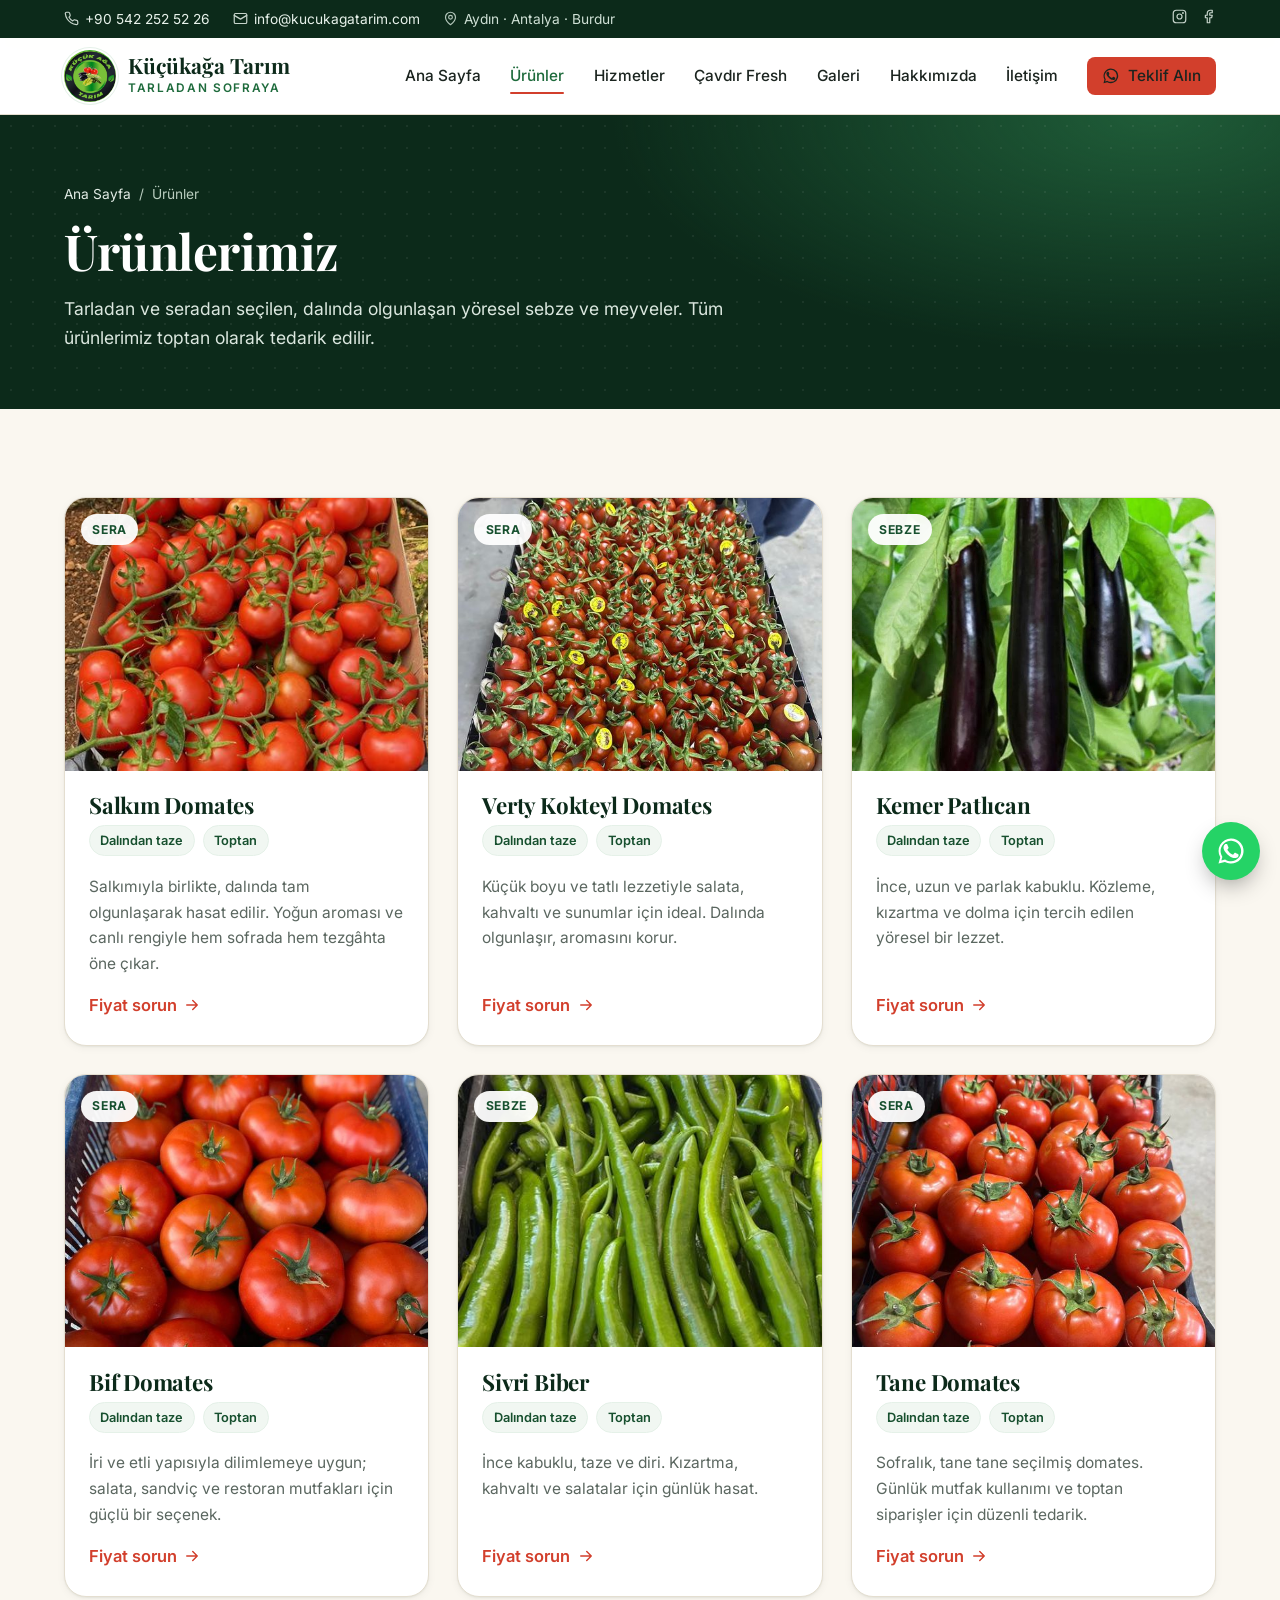
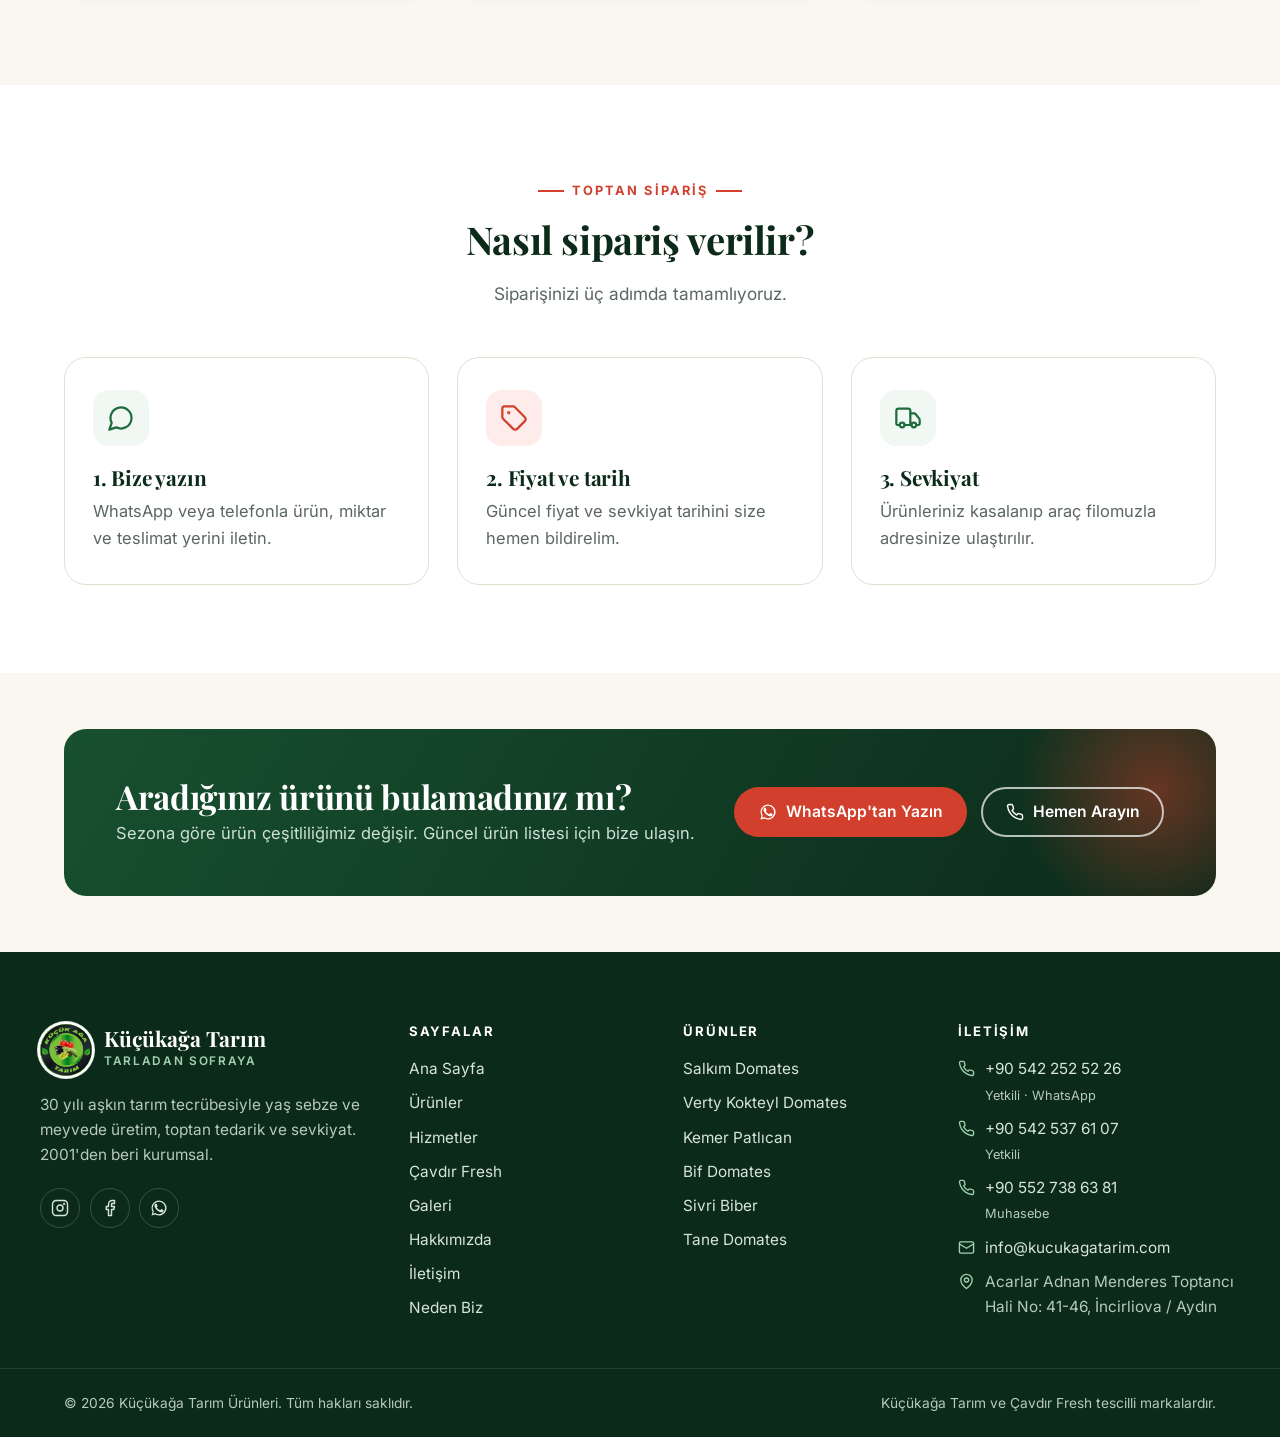
<file: urunler.html>
<!doctype html>
<html lang="tr" class="no-js">
<head>
  <meta charset="utf-8">
  <meta name="viewport" content="width=device-width, initial-scale=1">
  <title>Ürünlerimiz | Salkım, Bif ve Kokteyl Domates, Biber, Patlıcan – Küçükağa Tarım</title>
  <meta name="description" content="Salkım domates, verty kokteyl domates, bif domates, tane domates, sivri biber ve kemer patlıcan. Dalından taze, toptan tedarik.">
  <link rel="canonical" href="https://kucukagatarim.com/urunler.html">
  <meta property="og:type" content="website">
  <meta property="og:locale" content="tr_TR">
  <meta property="og:site_name" content="Küçükağa Tarım">
  <meta property="og:title" content="Ürünlerimiz | Salkım, Bif ve Kokteyl Domates, Biber, Patlıcan – Küçükağa Tarım">
  <meta property="og:description" content="Salkım domates, verty kokteyl domates, bif domates, tane domates, sivri biber ve kemer patlıcan. Dalından taze, toptan tedarik.">
  <meta property="og:url" content="https://kucukagatarim.com/urunler.html">
  <meta property="og:image" content="https://kucukagatarim.com/assets/img/salkim-domates.jpg">
  <meta name="twitter:card" content="summary_large_image">
  <meta name="theme-color" content="#123d26">
  <link rel="icon" href="logo.ico" sizes="any">
  <link rel="icon" href="assets/img/icon-192.png" type="image/png">
  <link rel="apple-touch-icon" href="assets/img/icon-180.png">
  <link rel="preconnect" href="https://fonts.googleapis.com">
  <link rel="preconnect" href="https://fonts.gstatic.com" crossorigin>
  <link rel="stylesheet" href="https://fonts.googleapis.com/css2?family=Inter:wght@400;500;600;700&family=Playfair+Display:ital,wght@0,600;0,700;1,600&display=swap">
  <link rel="stylesheet" href="assets/css/site.css?v=20261118b">
  <script type="application/ld+json">{"@context": "https://schema.org", "@type": "Organization", "name": "Küçükağa Tarım", "legalName": "Küçükağa Tarım Ürünleri Gıda İnşaat İthalat İhracat Sanayi ve Ticaret Ltd. Şti.", "url": "https://kucukagatarim.com/", "logo": "https://kucukagatarim.com/assets/img/logo.jpg", "email": "info@kucukagatarim.com", "foundingDate": "2001", "sameAs": ["https://www.instagram.com/kucuk_aga_tarim.aydin?igsh=cGRrMXJ0emNpb3h1", "https://www.facebook.com/share/18U8bR2U88/"], "contactPoint": [{"@type": "ContactPoint", "telephone": "+90-542-252-52-26", "contactType": "customer service", "areaServed": "TR", "availableLanguage": "Turkish"}], "address": {"@type": "PostalAddress", "streetAddress": "Acarlar Adnan Menderes Toptancı Hali No: 41-46", "addressLocality": "İncirliova", "addressRegion": "Aydın", "addressCountry": "TR"}}</script>
  <script type="application/ld+json">{"@context": "https://schema.org", "@type": "ItemList", "itemListElement": [{"@type": "ListItem", "position": 1, "item": {"@type": "Product", "name": "Salkım Domates", "description": "Salkımıyla birlikte, dalında tam olgunlaşarak hasat edilir. Yoğun aroması ve canlı rengiyle hem sofrada hem tezgâhta öne çıkar.", "image": "https://kucukagatarim.com/assets/img/salkim-domates.jpg", "brand": {"@type": "Brand", "name": "Küçükağa Tarım"}}}, {"@type": "ListItem", "position": 2, "item": {"@type": "Product", "name": "Verty Kokteyl Domates", "description": "Küçük boyu ve tatlı lezzetiyle salata, kahvaltı ve sunumlar için ideal. Dalında olgunlaşır, aromasını korur.", "image": "https://kucukagatarim.com/assets/img/verty-domates.jpg", "brand": {"@type": "Brand", "name": "Küçükağa Tarım"}}}, {"@type": "ListItem", "position": 3, "item": {"@type": "Product", "name": "Kemer Patlıcan", "description": "İnce, uzun ve parlak kabuklu. Közleme, kızartma ve dolma için tercih edilen yöresel bir lezzet.", "image": "https://kucukagatarim.com/assets/img/kemer-patlican.jpg", "brand": {"@type": "Brand", "name": "Küçükağa Tarım"}}}, {"@type": "ListItem", "position": 4, "item": {"@type": "Product", "name": "Bif Domates", "description": "İri ve etli yapısıyla dilimlemeye uygun; salata, sandviç ve restoran mutfakları için güçlü bir seçenek.", "image": "https://kucukagatarim.com/assets/img/bif-domates.jpg", "brand": {"@type": "Brand", "name": "Küçükağa Tarım"}}}, {"@type": "ListItem", "position": 5, "item": {"@type": "Product", "name": "Sivri Biber", "description": "İnce kabuklu, taze ve diri. Kızartma, kahvaltı ve salatalar için günlük hasat.", "image": "https://kucukagatarim.com/assets/img/sivri-biber.jpg", "brand": {"@type": "Brand", "name": "Küçükağa Tarım"}}}, {"@type": "ListItem", "position": 6, "item": {"@type": "Product", "name": "Tane Domates", "description": "Sofralık, tane tane seçilmiş domates. Günlük mutfak kullanımı ve toptan siparişler için düzenli tedarik.", "image": "https://kucukagatarim.com/assets/img/tane-domates.jpg", "brand": {"@type": "Brand", "name": "Küçükağa Tarım"}}}]}</script>
</head>
<body>
<a class="skip" href="#icerik">İçeriğe geç</a>
<div class="topbar">
  <div class="wrap">
    <div class="topbar-items">
      <a href="tel:+905422525226"><svg viewBox="0 0 24 24" fill="none" stroke="currentColor" stroke-width="1.9" stroke-linecap="round" stroke-linejoin="round" aria-hidden="true"><path d="M22 16.9v3a2 2 0 0 1-2.2 2 19.8 19.8 0 0 1-8.6-3.1 19.5 19.5 0 0 1-6-6A19.8 19.8 0 0 1 2.1 4.2 2 2 0 0 1 4.1 2h3a2 2 0 0 1 2 1.7c.1 1 .4 1.9.7 2.8a2 2 0 0 1-.5 2.1L8 9.9a16 16 0 0 0 6 6l1.3-1.3a2 2 0 0 1 2.1-.4c.9.3 1.8.6 2.8.7a2 2 0 0 1 1.7 2Z"/></svg>+90 542 252 52 26</a>
      <a class="topbar-hide-sm" href="mailto:info@kucukagatarim.com"><svg viewBox="0 0 24 24" fill="none" stroke="currentColor" stroke-width="1.9" stroke-linecap="round" stroke-linejoin="round" aria-hidden="true"><rect x="2" y="4" width="20" height="16" rx="2"/><path d="m22 7-10 6L2 7"/></svg>info@kucukagatarim.com</a>
      <span class="topbar-hide-sm"><svg viewBox="0 0 24 24" fill="none" stroke="currentColor" stroke-width="1.9" stroke-linecap="round" stroke-linejoin="round" aria-hidden="true"><path d="M20 10c0 6-8 12-8 12s-8-6-8-12a8 8 0 0 1 16 0Z"/><circle cx="12" cy="10" r="3"/></svg>Aydın · Antalya · Burdur</span>
    </div>
    <div class="topbar-social">
      <a href="https://www.instagram.com/kucuk_aga_tarim.aydin?igsh=cGRrMXJ0emNpb3h1" target="_blank" rel="noopener" aria-label="Instagram"><svg viewBox="0 0 24 24" fill="none" stroke="currentColor" stroke-width="1.9" stroke-linecap="round" stroke-linejoin="round" aria-hidden="true"><rect x="2" y="2" width="20" height="20" rx="5"/><circle cx="12" cy="12" r="4"/><circle cx="17.5" cy="6.5" r=".6" fill="currentColor"/></svg></a>
      <a href="https://www.facebook.com/share/18U8bR2U88/" target="_blank" rel="noopener" aria-label="Facebook"><svg viewBox="0 0 24 24" fill="none" stroke="currentColor" stroke-width="1.9" stroke-linecap="round" stroke-linejoin="round" aria-hidden="true"><path d="M18 2h-3a5 5 0 0 0-5 5v3H7v4h3v8h4v-8h3l1-4h-4V7a1 1 0 0 1 1-1h3z"/></svg></a>
    </div>
  </div>
</div>
<header class="site-header">
  <div class="wrap">
    <a class="brand" href="index.html" aria-label="Küçükağa Tarım ana sayfa">
      <img src="assets/img/logo-sm.jpg" alt="" width="52" height="52">
      <span><span class="brand-name">Küçükağa Tarım</span><span class="brand-sub">Tarladan Sofraya</span></span>
    </a>
    <button class="menu-toggle" type="button" aria-label="Menüyü aç" aria-expanded="false" aria-controls="site-nav"><svg viewBox="0 0 24 24" fill="none" stroke="currentColor" stroke-width="1.9" stroke-linecap="round" stroke-linejoin="round" aria-hidden="true"><path d="M4 6h16M4 12h16M4 18h16"/></svg></button>
    <nav class="nav" id="site-nav" aria-label="Ana menü">
      <a href="index.html">Ana Sayfa</a>
      <a href="urunler.html" aria-current="page">Ürünler</a>
      <a href="hizmetler.html">Hizmetler</a>
      <a href="cavdir-fresh.html">Çavdır Fresh</a>
      <a href="galeri.html">Galeri</a>
      <a href="hakkimizda.html">Hakkımızda</a>
      <a href="iletisim.html">İletişim</a>
      <a class="btn btn-primary header-cta" href="https://wa.me/905422525226" target="_blank" rel="noopener"><svg viewBox="0 0 24 24" fill="currentColor" aria-hidden="true"><path d="M17.5 14.4c-.3-.1-1.8-.9-2-1-.3-.1-.5-.1-.7.1-.2.3-.8 1-.9 1.2-.2.2-.3.2-.6.1-.3-.1-1.3-.5-2.4-1.5-.9-.8-1.5-1.8-1.7-2.1-.2-.3 0-.5.1-.6l.4-.5c.2-.2.2-.3.3-.5.1-.2 0-.4 0-.5l-.9-2.2c-.2-.6-.5-.5-.7-.5h-.6c-.2 0-.5.1-.8.4-.3.3-1 1-1 2.5s1.1 2.9 1.2 3.1c.1.2 2.1 3.2 5.1 4.5.7.3 1.3.5 1.7.6.7.2 1.4.2 1.9.1.6-.1 1.8-.7 2-1.4.2-.7.2-1.3.2-1.4-.1-.1-.3-.2-.6-.3Z"/><path d="M12 2a10 10 0 0 0-8.6 15L2 22l5.1-1.3A10 10 0 1 0 12 2Zm0 18.2c-1.6 0-3.1-.4-4.4-1.2l-.3-.2-3 .8.8-3-.2-.3A8.2 8.2 0 1 1 12 20.2Z"/></svg>Teklif Alın</a>
    </nav>
  </div>
</header>
<main id="icerik">
<section class="page-hero">
  <div class="wrap">
    <nav class="breadcrumb" aria-label="Konum"><a href="index.html">Ana Sayfa</a><span aria-hidden="true">/</span><span>Ürünler</span></nav>
    <h1>Ürünlerimiz</h1>
    <p>Tarladan ve seradan seçilen, dalında olgunlaşan yöresel sebze ve meyveler. Tüm ürünlerimiz toptan olarak tedarik edilir.</p>
  </div>
</section>
<section class="section">
  <div class="wrap">
    <div class="grid grid-3">
      <article class="product reveal" id="salkim-domates">
        <div class="product-img" data-full="assets/img/salkim-domates.jpg" data-caption="Salkım Domates">
          <img src="assets/img/salkim-domates-sm.jpg" alt="Salkım Domates" width="720" height="960" loading="lazy" decoding="async">
          <span class="tag">Sera</span>
        </div>
        <div class="product-body">
          <h3>Salkım Domates</h3>
          <div class="product-meta"><span class="chip">Dalından taze</span><span class="chip">Toptan</span></div>
          <p>Salkımıyla birlikte, dalında tam olgunlaşarak hasat edilir. Yoğun aroması ve canlı rengiyle hem sofrada hem tezgâhta öne çıkar.</p>
          <a class="product-link" href="https://wa.me/905422525226?text=Salkım%20Domates%20için%20fiyat%20bilgisi%20almak%20istiyorum." target="_blank" rel="noopener">Fiyat sorun <svg viewBox="0 0 24 24" fill="none" stroke="currentColor" stroke-width="1.9" stroke-linecap="round" stroke-linejoin="round" aria-hidden="true"><path d="M5 12h14M13 6l6 6-6 6"/></svg></a>
        </div>
      </article>
      <article class="product reveal" id="verty-domates">
        <div class="product-img" data-full="assets/img/verty-domates.jpg" data-caption="Verty Kokteyl Domates">
          <img src="assets/img/verty-domates-sm.jpg" alt="Verty Kokteyl Domates" width="720" height="960" loading="lazy" decoding="async">
          <span class="tag">Sera</span>
        </div>
        <div class="product-body">
          <h3>Verty Kokteyl Domates</h3>
          <div class="product-meta"><span class="chip">Dalından taze</span><span class="chip">Toptan</span></div>
          <p>Küçük boyu ve tatlı lezzetiyle salata, kahvaltı ve sunumlar için ideal. Dalında olgunlaşır, aromasını korur.</p>
          <a class="product-link" href="https://wa.me/905422525226?text=Verty%20Kokteyl%20Domates%20için%20fiyat%20bilgisi%20almak%20istiyorum." target="_blank" rel="noopener">Fiyat sorun <svg viewBox="0 0 24 24" fill="none" stroke="currentColor" stroke-width="1.9" stroke-linecap="round" stroke-linejoin="round" aria-hidden="true"><path d="M5 12h14M13 6l6 6-6 6"/></svg></a>
        </div>
      </article>
      <article class="product reveal" id="kemer-patlican">
        <div class="product-img" data-full="assets/img/kemer-patlican.jpg" data-caption="Kemer Patlıcan">
          <img src="assets/img/kemer-patlican-sm.jpg" alt="Kemer Patlıcan" width="720" height="960" loading="lazy" decoding="async">
          <span class="tag">Sebze</span>
        </div>
        <div class="product-body">
          <h3>Kemer Patlıcan</h3>
          <div class="product-meta"><span class="chip">Dalından taze</span><span class="chip">Toptan</span></div>
          <p>İnce, uzun ve parlak kabuklu. Közleme, kızartma ve dolma için tercih edilen yöresel bir lezzet.</p>
          <a class="product-link" href="https://wa.me/905422525226?text=Kemer%20Patlıcan%20için%20fiyat%20bilgisi%20almak%20istiyorum." target="_blank" rel="noopener">Fiyat sorun <svg viewBox="0 0 24 24" fill="none" stroke="currentColor" stroke-width="1.9" stroke-linecap="round" stroke-linejoin="round" aria-hidden="true"><path d="M5 12h14M13 6l6 6-6 6"/></svg></a>
        </div>
      </article>
      <article class="product reveal" id="bif-domates">
        <div class="product-img" data-full="assets/img/bif-domates.jpg" data-caption="Bif Domates">
          <img src="assets/img/bif-domates-sm.jpg" alt="Bif Domates" width="720" height="960" loading="lazy" decoding="async">
          <span class="tag">Sera</span>
        </div>
        <div class="product-body">
          <h3>Bif Domates</h3>
          <div class="product-meta"><span class="chip">Dalından taze</span><span class="chip">Toptan</span></div>
          <p>İri ve etli yapısıyla dilimlemeye uygun; salata, sandviç ve restoran mutfakları için güçlü bir seçenek.</p>
          <a class="product-link" href="https://wa.me/905422525226?text=Bif%20Domates%20için%20fiyat%20bilgisi%20almak%20istiyorum." target="_blank" rel="noopener">Fiyat sorun <svg viewBox="0 0 24 24" fill="none" stroke="currentColor" stroke-width="1.9" stroke-linecap="round" stroke-linejoin="round" aria-hidden="true"><path d="M5 12h14M13 6l6 6-6 6"/></svg></a>
        </div>
      </article>
      <article class="product reveal" id="sivri-biber">
        <div class="product-img" data-full="assets/img/sivri-biber.jpg" data-caption="Sivri Biber">
          <img src="assets/img/sivri-biber-sm.jpg" alt="Sivri Biber" width="720" height="960" loading="lazy" decoding="async">
          <span class="tag">Sebze</span>
        </div>
        <div class="product-body">
          <h3>Sivri Biber</h3>
          <div class="product-meta"><span class="chip">Dalından taze</span><span class="chip">Toptan</span></div>
          <p>İnce kabuklu, taze ve diri. Kızartma, kahvaltı ve salatalar için günlük hasat.</p>
          <a class="product-link" href="https://wa.me/905422525226?text=Sivri%20Biber%20için%20fiyat%20bilgisi%20almak%20istiyorum." target="_blank" rel="noopener">Fiyat sorun <svg viewBox="0 0 24 24" fill="none" stroke="currentColor" stroke-width="1.9" stroke-linecap="round" stroke-linejoin="round" aria-hidden="true"><path d="M5 12h14M13 6l6 6-6 6"/></svg></a>
        </div>
      </article>
      <article class="product reveal" id="tane-domates">
        <div class="product-img" data-full="assets/img/tane-domates.jpg" data-caption="Tane Domates">
          <img src="assets/img/tane-domates-sm.jpg" alt="Tane Domates" width="720" height="960" loading="lazy" decoding="async">
          <span class="tag">Sera</span>
        </div>
        <div class="product-body">
          <h3>Tane Domates</h3>
          <div class="product-meta"><span class="chip">Dalından taze</span><span class="chip">Toptan</span></div>
          <p>Sofralık, tane tane seçilmiş domates. Günlük mutfak kullanımı ve toptan siparişler için düzenli tedarik.</p>
          <a class="product-link" href="https://wa.me/905422525226?text=Tane%20Domates%20için%20fiyat%20bilgisi%20almak%20istiyorum." target="_blank" rel="noopener">Fiyat sorun <svg viewBox="0 0 24 24" fill="none" stroke="currentColor" stroke-width="1.9" stroke-linecap="round" stroke-linejoin="round" aria-hidden="true"><path d="M5 12h14M13 6l6 6-6 6"/></svg></a>
        </div>
      </article>
    </div>
  </div>
</section>
<section class="section section-alt">
  <div class="wrap">
    <div class="section-head center reveal">
      <span class="eyebrow">Toptan sipariş</span>
      <h2>Nasıl sipariş verilir?</h2>
      <p>Siparişinizi üç adımda tamamlıyoruz.</p>
    </div>
    <div class="grid grid-3">
      <div class="feature reveal">
        <div class="icon"><svg viewBox="0 0 24 24" fill="none" stroke="currentColor" stroke-width="1.9" stroke-linecap="round" stroke-linejoin="round" aria-hidden="true"><path d="M7.9 20A9 9 0 1 0 4 16.1L2 22Z"/></svg></div>
        <h3>1. Bize yazın</h3>
        <p>WhatsApp veya telefonla ürün, miktar ve teslimat yerini iletin.</p>
      </div>
      <div class="feature reveal">
        <div class="icon red"><svg viewBox="0 0 24 24" fill="none" stroke="currentColor" stroke-width="1.9" stroke-linecap="round" stroke-linejoin="round" aria-hidden="true"><path d="M12.6 2.6A2 2 0 0 0 11.2 2H4a2 2 0 0 0-2 2v7.2a2 2 0 0 0 .6 1.4l8.7 8.7a2.4 2.4 0 0 0 3.4 0l6.6-6.6a2.4 2.4 0 0 0 0-3.4Z"/><circle cx="7.5" cy="7.5" r=".5" fill="currentColor"/></svg></div>
        <h3>2. Fiyat ve tarih</h3>
        <p>Güncel fiyat ve sevkiyat tarihini size hemen bildirelim.</p>
      </div>
      <div class="feature reveal">
        <div class="icon"><svg viewBox="0 0 24 24" fill="none" stroke="currentColor" stroke-width="1.9" stroke-linecap="round" stroke-linejoin="round" aria-hidden="true"><path d="M14 18V6a2 2 0 0 0-2-2H4a2 2 0 0 0-2 2v11a1 1 0 0 0 1 1h2"/><path d="M15 18H9"/><path d="M19 18h2a1 1 0 0 0 1-1v-3.6a1 1 0 0 0-.2-.6l-3.5-4.4A1 1 0 0 0 17.5 8H14"/><circle cx="17" cy="18" r="2"/><circle cx="7" cy="18" r="2"/></svg></div>
        <h3>3. Sevkiyat</h3>
        <p>Ürünleriniz kasalanıp araç filomuzla adresinize ulaştırılır.</p>
      </div>
    </div>
  </div>
</section>
<section class="section-sm">
  <div class="wrap">
    <div class="cta-band reveal">
      <div>
        <h2>Aradığınız ürünü bulamadınız mı?</h2>
        <p>Sezona göre ürün çeşitliliğimiz değişir. Güncel ürün listesi için bize ulaşın.</p>
      </div>
      <div class="hero-actions">
        <a class="btn btn-primary" href="https://wa.me/905422525226" target="_blank" rel="noopener"><svg viewBox="0 0 24 24" fill="currentColor" aria-hidden="true"><path d="M17.5 14.4c-.3-.1-1.8-.9-2-1-.3-.1-.5-.1-.7.1-.2.3-.8 1-.9 1.2-.2.2-.3.2-.6.1-.3-.1-1.3-.5-2.4-1.5-.9-.8-1.5-1.8-1.7-2.1-.2-.3 0-.5.1-.6l.4-.5c.2-.2.2-.3.3-.5.1-.2 0-.4 0-.5l-.9-2.2c-.2-.6-.5-.5-.7-.5h-.6c-.2 0-.5.1-.8.4-.3.3-1 1-1 2.5s1.1 2.9 1.2 3.1c.1.2 2.1 3.2 5.1 4.5.7.3 1.3.5 1.7.6.7.2 1.4.2 1.9.1.6-.1 1.8-.7 2-1.4.2-.7.2-1.3.2-1.4-.1-.1-.3-.2-.6-.3Z"/><path d="M12 2a10 10 0 0 0-8.6 15L2 22l5.1-1.3A10 10 0 1 0 12 2Zm0 18.2c-1.6 0-3.1-.4-4.4-1.2l-.3-.2-3 .8.8-3-.2-.3A8.2 8.2 0 1 1 12 20.2Z"/></svg>WhatsApp'tan Yazın</a>
        <a class="btn btn-ghost" href="tel:+905422525226"><svg viewBox="0 0 24 24" fill="none" stroke="currentColor" stroke-width="1.9" stroke-linecap="round" stroke-linejoin="round" aria-hidden="true"><path d="M22 16.9v3a2 2 0 0 1-2.2 2 19.8 19.8 0 0 1-8.6-3.1 19.5 19.5 0 0 1-6-6A19.8 19.8 0 0 1 2.1 4.2 2 2 0 0 1 4.1 2h3a2 2 0 0 1 2 1.7c.1 1 .4 1.9.7 2.8a2 2 0 0 1-.5 2.1L8 9.9a16 16 0 0 0 6 6l1.3-1.3a2 2 0 0 1 2.1-.4c.9.3 1.8.6 2.8.7a2 2 0 0 1 1.7 2Z"/></svg>Hemen Arayın</a>
      </div>
    </div>
  </div>
</section>
</main>
<footer class="site-footer">
  <div class="wrap footer-main">
    <div class="footer-brand">
      <a class="brand" href="index.html">
        <img src="assets/img/logo-sm.jpg" alt="" width="52" height="52" loading="lazy">
        <span><span class="brand-name">Küçükağa Tarım</span><span class="brand-sub">Tarladan Sofraya</span></span>
      </a>
      <p>30 yılı aşkın tarım tecrübesiyle yaş sebze ve meyvede üretim, toptan tedarik ve sevkiyat. 2001'den beri kurumsal.</p>
      <div class="social">
        <a href="https://www.instagram.com/kucuk_aga_tarim.aydin?igsh=cGRrMXJ0emNpb3h1" target="_blank" rel="noopener" aria-label="Instagram"><svg viewBox="0 0 24 24" fill="none" stroke="currentColor" stroke-width="1.9" stroke-linecap="round" stroke-linejoin="round" aria-hidden="true"><rect x="2" y="2" width="20" height="20" rx="5"/><circle cx="12" cy="12" r="4"/><circle cx="17.5" cy="6.5" r=".6" fill="currentColor"/></svg></a>
        <a href="https://www.facebook.com/share/18U8bR2U88/" target="_blank" rel="noopener" aria-label="Facebook"><svg viewBox="0 0 24 24" fill="none" stroke="currentColor" stroke-width="1.9" stroke-linecap="round" stroke-linejoin="round" aria-hidden="true"><path d="M18 2h-3a5 5 0 0 0-5 5v3H7v4h3v8h4v-8h3l1-4h-4V7a1 1 0 0 1 1-1h3z"/></svg></a>
        <a href="https://wa.me/905422525226" target="_blank" rel="noopener" aria-label="WhatsApp"><svg viewBox="0 0 24 24" fill="currentColor" aria-hidden="true"><path d="M17.5 14.4c-.3-.1-1.8-.9-2-1-.3-.1-.5-.1-.7.1-.2.3-.8 1-.9 1.2-.2.2-.3.2-.6.1-.3-.1-1.3-.5-2.4-1.5-.9-.8-1.5-1.8-1.7-2.1-.2-.3 0-.5.1-.6l.4-.5c.2-.2.2-.3.3-.5.1-.2 0-.4 0-.5l-.9-2.2c-.2-.6-.5-.5-.7-.5h-.6c-.2 0-.5.1-.8.4-.3.3-1 1-1 2.5s1.1 2.9 1.2 3.1c.1.2 2.1 3.2 5.1 4.5.7.3 1.3.5 1.7.6.7.2 1.4.2 1.9.1.6-.1 1.8-.7 2-1.4.2-.7.2-1.3.2-1.4-.1-.1-.3-.2-.6-.3Z"/><path d="M12 2a10 10 0 0 0-8.6 15L2 22l5.1-1.3A10 10 0 1 0 12 2Zm0 18.2c-1.6 0-3.1-.4-4.4-1.2l-.3-.2-3 .8.8-3-.2-.3A8.2 8.2 0 1 1 12 20.2Z"/></svg></a>
      </div>
    </div>
    <div>
      <h4>Sayfalar</h4>
      <ul><li><a href="index.html">Ana Sayfa</a></li><li><a href="urunler.html">Ürünler</a></li><li><a href="hizmetler.html">Hizmetler</a></li><li><a href="cavdir-fresh.html">Çavdır Fresh</a></li><li><a href="galeri.html">Galeri</a></li><li><a href="hakkimizda.html">Hakkımızda</a></li><li><a href="iletisim.html">İletişim</a></li><li><a href="neden-biz.html">Neden Biz</a></li></ul>
    </div>
    <div>
      <h4>Ürünler</h4>
      <ul><li><a href="urunler.html#salkim-domates">Salkım Domates</a></li><li><a href="urunler.html#verty-domates">Verty Kokteyl Domates</a></li><li><a href="urunler.html#kemer-patlican">Kemer Patlıcan</a></li><li><a href="urunler.html#bif-domates">Bif Domates</a></li><li><a href="urunler.html#sivri-biber">Sivri Biber</a></li><li><a href="urunler.html#tane-domates">Tane Domates</a></li></ul>
    </div>
    <div>
      <h4>İletişim</h4>
      <ul class="footer-contact">
        <li><svg viewBox="0 0 24 24" fill="none" stroke="currentColor" stroke-width="1.9" stroke-linecap="round" stroke-linejoin="round" aria-hidden="true"><path d="M22 16.9v3a2 2 0 0 1-2.2 2 19.8 19.8 0 0 1-8.6-3.1 19.5 19.5 0 0 1-6-6A19.8 19.8 0 0 1 2.1 4.2 2 2 0 0 1 4.1 2h3a2 2 0 0 1 2 1.7c.1 1 .4 1.9.7 2.8a2 2 0 0 1-.5 2.1L8 9.9a16 16 0 0 0 6 6l1.3-1.3a2 2 0 0 1 2.1-.4c.9.3 1.8.6 2.8.7a2 2 0 0 1 1.7 2Z"/></svg><span><a href="tel:+905422525226">+90 542 252 52 26</a><br><small>Yetkili · WhatsApp</small></span></li><li><svg viewBox="0 0 24 24" fill="none" stroke="currentColor" stroke-width="1.9" stroke-linecap="round" stroke-linejoin="round" aria-hidden="true"><path d="M22 16.9v3a2 2 0 0 1-2.2 2 19.8 19.8 0 0 1-8.6-3.1 19.5 19.5 0 0 1-6-6A19.8 19.8 0 0 1 2.1 4.2 2 2 0 0 1 4.1 2h3a2 2 0 0 1 2 1.7c.1 1 .4 1.9.7 2.8a2 2 0 0 1-.5 2.1L8 9.9a16 16 0 0 0 6 6l1.3-1.3a2 2 0 0 1 2.1-.4c.9.3 1.8.6 2.8.7a2 2 0 0 1 1.7 2Z"/></svg><span><a href="tel:+905425376107">+90 542 537 61 07</a><br><small>Yetkili</small></span></li><li><svg viewBox="0 0 24 24" fill="none" stroke="currentColor" stroke-width="1.9" stroke-linecap="round" stroke-linejoin="round" aria-hidden="true"><path d="M22 16.9v3a2 2 0 0 1-2.2 2 19.8 19.8 0 0 1-8.6-3.1 19.5 19.5 0 0 1-6-6A19.8 19.8 0 0 1 2.1 4.2 2 2 0 0 1 4.1 2h3a2 2 0 0 1 2 1.7c.1 1 .4 1.9.7 2.8a2 2 0 0 1-.5 2.1L8 9.9a16 16 0 0 0 6 6l1.3-1.3a2 2 0 0 1 2.1-.4c.9.3 1.8.6 2.8.7a2 2 0 0 1 1.7 2Z"/></svg><span><a href="tel:+905527386381">+90 552 738 63 81</a><br><small>Muhasebe</small></span></li>
        <li><svg viewBox="0 0 24 24" fill="none" stroke="currentColor" stroke-width="1.9" stroke-linecap="round" stroke-linejoin="round" aria-hidden="true"><rect x="2" y="4" width="20" height="16" rx="2"/><path d="m22 7-10 6L2 7"/></svg><a href="mailto:info@kucukagatarim.com">info@kucukagatarim.com</a></li>
        <li><svg viewBox="0 0 24 24" fill="none" stroke="currentColor" stroke-width="1.9" stroke-linecap="round" stroke-linejoin="round" aria-hidden="true"><path d="M20 10c0 6-8 12-8 12s-8-6-8-12a8 8 0 0 1 16 0Z"/><circle cx="12" cy="10" r="3"/></svg><span>Acarlar Adnan Menderes Toptancı Hali No: 41-46, İncirliova / Aydın</span></li>
      </ul>
    </div>
  </div>
  <div class="footer-bottom">
    <div class="wrap">
      <span>© <span data-year>2026</span> Küçükağa Tarım Ürünleri. Tüm hakları saklıdır.</span>
      <span>Küçükağa Tarım ve Çavdır Fresh tescilli markalardır.</span>
    </div>
  </div>
</footer>
<a class="wa-float" href="https://wa.me/905422525226" target="_blank" rel="noopener" aria-label="WhatsApp ile yazın"><svg viewBox="0 0 24 24" fill="currentColor" aria-hidden="true"><path d="M17.5 14.4c-.3-.1-1.8-.9-2-1-.3-.1-.5-.1-.7.1-.2.3-.8 1-.9 1.2-.2.2-.3.2-.6.1-.3-.1-1.3-.5-2.4-1.5-.9-.8-1.5-1.8-1.7-2.1-.2-.3 0-.5.1-.6l.4-.5c.2-.2.2-.3.3-.5.1-.2 0-.4 0-.5l-.9-2.2c-.2-.6-.5-.5-.7-.5h-.6c-.2 0-.5.1-.8.4-.3.3-1 1-1 2.5s1.1 2.9 1.2 3.1c.1.2 2.1 3.2 5.1 4.5.7.3 1.3.5 1.7.6.7.2 1.4.2 1.9.1.6-.1 1.8-.7 2-1.4.2-.7.2-1.3.2-1.4-.1-.1-.3-.2-.6-.3Z"/><path d="M12 2a10 10 0 0 0-8.6 15L2 22l5.1-1.3A10 10 0 1 0 12 2Zm0 18.2c-1.6 0-3.1-.4-4.4-1.2l-.3-.2-3 .8.8-3-.2-.3A8.2 8.2 0 1 1 12 20.2Z"/></svg></a>
<script src="assets/js/site.js?v=20261118b" defer></script>
</body>
</html>
</file>
<file: assets/css/site.css>
/* Küçükağa Tarım — ortak site stili */
:root {
  --green-950: #0c2a1a;
  --green-900: #123d26;
  --green-800: #17502f;
  --green-700: #1e6b3c;
  --green-600: #24804a;
  --green-100: #e5f1e8;
  --green-50: #f1f7f2;
  --tomato: #d23f2c;
  --tomato-dark: #b0321f;
  --cream: #faf7f0;
  --sand: #f2ede1;
  --ink: #1b241f;
  --muted: #5b6760;
  --line: #e4ded0;
  --white: #fff;
  --radius: 14px;
  --radius-lg: 22px;
  --shadow-sm: 0 1px 2px rgba(16, 40, 26, .06), 0 2px 8px rgba(16, 40, 26, .05);
  --shadow-md: 0 10px 30px -12px rgba(16, 40, 26, .25);
  --serif: "Playfair Display", Georgia, "Times New Roman", serif;
  --sans: "Inter", system-ui, -apple-system, "Segoe UI", Roboto, Arial, sans-serif;
  --wrap: 1200px;
  --header-h: 76px;
}

*, *::before, *::after { box-sizing: border-box; }
html { scroll-behavior: smooth; -webkit-text-size-adjust: 100%; }
body {
  margin: 0;
  font-family: var(--sans);
  font-size: 16.5px;
  line-height: 1.65;
  color: var(--ink);
  background: var(--cream);
  -webkit-font-smoothing: antialiased;
}
img { max-width: 100%; height: auto; display: block; }
a { color: var(--green-700); text-decoration: none; }
a:hover { color: var(--green-900); }
h1, h2, h3, h4 { font-family: var(--serif); font-weight: 700; line-height: 1.15; margin: 0 0 .5em; color: var(--green-950); letter-spacing: -.01em; }
h1 { font-size: clamp(2.2rem, 4.6vw, 3.9rem); }
h2 { font-size: clamp(1.75rem, 3vw, 2.6rem); }
h3 { font-size: 1.3rem; }
p { margin: 0 0 1em; }
:focus-visible { outline: 3px solid var(--tomato); outline-offset: 2px; border-radius: 4px; }

.wrap { width: 100%; max-width: var(--wrap); margin: 0 auto; padding: 0 1.5rem; }
.skip { position: absolute; left: -999px; top: 0; background: var(--white); padding: .6rem 1rem; z-index: 2000; }
.skip:focus { left: 1rem; top: 1rem; }

/* ---------- Buttons ---------- */
.btn {
  display: inline-flex; align-items: center; justify-content: center; gap: .55rem;
  padding: .85rem 1.4rem; border-radius: 999px; font-weight: 600; font-size: .98rem;
  border: 2px solid transparent; cursor: pointer; transition: background .2s, color .2s, border-color .2s, transform .2s;
  line-height: 1.2; white-space: nowrap;
}
.btn svg { width: 1.15em; height: 1.15em; flex: none; }
.btn:hover { transform: translateY(-1px); }
.btn-primary { background: var(--tomato); color: var(--white); }
.btn-primary:hover { background: var(--tomato-dark); color: var(--white); }
.btn-green { background: var(--green-700); color: var(--white); }
.btn-green:hover { background: var(--green-800); color: var(--white); }
.btn-ghost { border-color: rgba(255,255,255,.7); color: var(--white); }
.btn-ghost:hover { background: rgba(255,255,255,.12); color: var(--white); }
.btn-outline { border-color: var(--green-700); color: var(--green-700); }
.btn-outline:hover { background: var(--green-700); color: var(--white); }

/* ---------- Top bar & header ---------- */
.topbar { background: var(--green-950); color: #cfe0d5; font-size: .86rem; }
.topbar .wrap { display: flex; justify-content: space-between; align-items: center; gap: 1rem; min-height: 38px; }
.topbar a { color: #e8f2eb; }
.topbar a:hover { color: var(--white); }
.topbar-items { display: flex; gap: 1.4rem; flex-wrap: wrap; }
.topbar-items span, .topbar-items a { display: inline-flex; align-items: center; gap: .4rem; }
.topbar svg { width: 15px; height: 15px; opacity: .85; }
.topbar-social { display: flex; gap: .9rem; }

.site-header {
  position: sticky; top: 0; z-index: 1000;
  background: rgba(255,255,255,.96);
  backdrop-filter: saturate(160%) blur(10px);
  -webkit-backdrop-filter: saturate(160%) blur(10px);
  border-bottom: 1px solid var(--line);
  transition: box-shadow .2s;
}
.site-header.scrolled { box-shadow: 0 6px 24px -14px rgba(0,0,0,.3); }
.site-header .wrap { display: flex; align-items: center; justify-content: space-between; gap: 1.5rem; height: var(--header-h); }
.brand { display: flex; align-items: center; gap: .75rem; color: var(--green-950); }
.brand img { width: 52px; height: 52px; border-radius: 50%; object-fit: cover; box-shadow: 0 0 0 2px var(--white), 0 0 0 3px var(--green-100); }
.brand-name { font-family: var(--serif); font-weight: 700; font-size: 1.32rem; line-height: 1.1; display: block; }
.brand-sub { display: block; font-size: .74rem; letter-spacing: .14em; text-transform: uppercase; color: var(--green-700); font-weight: 600; margin-top: 2px; }

.nav { display: flex; align-items: center; gap: .25rem; }
.nav a {
  color: var(--ink); font-weight: 500; font-size: .96rem; padding: .5rem .8rem; border-radius: 8px; position: relative;
}
.nav a:hover { color: var(--green-700); background: var(--green-50); }
.nav a[aria-current="page"] { color: var(--green-700); }
.nav a[aria-current="page"]::after {
  content: ""; position: absolute; left: .8rem; right: .8rem; bottom: .15rem; height: 2px; background: var(--tomato); border-radius: 2px;
}
.header-cta { margin-left: .75rem; padding: .7rem 1.15rem; font-size: .92rem; }
.menu-toggle {
  display: none; background: none; border: 1px solid var(--line); border-radius: 10px; width: 46px; height: 46px;
  align-items: center; justify-content: center; cursor: pointer; color: var(--green-950);
}
.menu-toggle svg { width: 24px; height: 24px; }

@media (max-width: 1040px) {
  .menu-toggle { display: inline-flex; }
  .nav {
    position: fixed; inset: var(--header-h) 0 auto 0; flex-direction: column; align-items: stretch; gap: 0;
    background: var(--white); border-bottom: 1px solid var(--line); padding: .5rem 1.5rem 1.25rem;
    box-shadow: 0 18px 30px -18px rgba(0,0,0,.35);
    transform: translateY(-8px); opacity: 0; visibility: hidden; transition: opacity .2s, transform .2s, visibility .2s;
    max-height: calc(100vh - var(--header-h)); overflow-y: auto;
  }
  .nav.open { transform: none; opacity: 1; visibility: visible; }
  .nav a { padding: .9rem .25rem; border-bottom: 1px solid var(--line); border-radius: 0; font-size: 1.05rem; }
  .nav a[aria-current="page"]::after { display: none; }
  .nav a[aria-current="page"] { font-weight: 700; }
  .nav a.header-cta { margin: 1rem 0 0; border-radius: 999px; border-bottom: 0; padding: .95rem 1.2rem; color: var(--white); }
  .topbar-hide-sm { display: none !important; }
}
@media (max-width: 560px) {
  .brand-name { font-size: 1.15rem; }
  .brand img { width: 44px; height: 44px; }
  .topbar-social { display: none; }
}

/* ---------- Hero ---------- */
.hero {
  position: relative; color: var(--white); overflow: hidden; isolation: isolate;
  background: radial-gradient(1200px 600px at 85% 20%, #1f5c38 0%, transparent 60%), var(--green-950);
}
.hero::before {
  content: ""; position: absolute; inset: 0; z-index: -1; opacity: .06;
  background-image: radial-gradient(#fff 1px, transparent 1px); background-size: 22px 22px;
}
.hero .wrap { display: grid; grid-template-columns: 1.1fr .9fr; gap: 3.5rem; align-items: center; padding-top: 4.5rem; padding-bottom: 4.5rem; }
.hero-inner { max-width: 620px; }
.hero-media { position: relative; height: 560px; }
.hero-media img { position: absolute; object-fit: cover; border-radius: var(--radius-lg); box-shadow: 0 30px 60px -25px rgba(0,0,0,.6); }
.hero-media .m1 { right: 0; top: 0; width: 72%; height: 88%; }
.hero-media .m2 { left: 0; bottom: 0; width: 46%; height: 52%; border: 6px solid var(--green-950); }
.hero-media .seal {
  position: absolute; left: 6%; top: 8%; width: 112px; height: 112px; border-radius: 50%; border: 5px solid var(--green-950);
  box-shadow: 0 12px 30px -10px rgba(0,0,0,.6); object-fit: cover;
}
@media (max-width: 960px) {
  .hero .wrap { grid-template-columns: 1fr; padding-top: 3rem; padding-bottom: 3rem; }
  .hero-media { height: 380px; }
}
@media (max-width: 520px) {
  .hero-media { height: 300px; }
  .hero-media .seal { width: 80px; height: 80px; }
}
.eyebrow {
  display: inline-flex; align-items: center; gap: .5rem; font-size: .8rem; letter-spacing: .16em; text-transform: uppercase;
  font-weight: 700; color: var(--tomato); margin-bottom: 1rem;
}
.eyebrow::before { content: ""; width: 26px; height: 2px; background: currentColor; }
.hero .eyebrow { color: #ffb4a8; }
.hero h1 { color: var(--white); margin-bottom: .45em; }
.hero h1 em { font-style: italic; color: #ffcfc6; }
.hero p.lead { font-size: 1.16rem; color: #e3ece6; max-width: 34em; margin-bottom: 2rem; }
.hero-actions { display: flex; gap: .9rem; flex-wrap: wrap; }
.hero-badges { display: flex; gap: 1.5rem 2rem; flex-wrap: wrap; margin-top: 2.6rem; padding-top: 1.6rem; border-top: 1px solid rgba(255,255,255,.18); }
.hero-badges div { display: flex; align-items: center; gap: .6rem; font-size: .95rem; color: #e3ece6; }
.hero-badges svg { width: 22px; height: 22px; color: #9fd3b0; flex: none; }

/* Page hero (iç sayfalar) */
.page-hero {
  position: relative; color: var(--white); isolation: isolate; overflow: hidden;
  background: radial-gradient(900px 400px at 90% 0%, #1f5c38 0%, transparent 60%), var(--green-950);
  padding: 4.25rem 0 3.6rem;
}
.page-hero::before {
  content: ""; position: absolute; inset: 0; z-index: -1; opacity: .06;
  background-image: radial-gradient(#fff 1px, transparent 1px); background-size: 22px 22px;
}
.page-hero h1 { color: var(--white); font-size: clamp(2rem, 4vw, 3.1rem); margin-bottom: .3em; }
.page-hero p { color: #dbe7df; font-size: 1.1rem; max-width: 40em; margin: 0; }
.breadcrumb { font-size: .86rem; color: #b9cdbf; margin-bottom: 1rem; display: flex; gap: .5rem; flex-wrap: wrap; }
.breadcrumb a { color: #e3ece6; }
.breadcrumb a:hover { color: var(--white); text-decoration: underline; }

/* ---------- Sections ---------- */
.section { padding: 5.5rem 0; }
.section-sm { padding: 3.5rem 0; }
.section-alt { background: var(--white); }
.section-sand { background: var(--sand); }
.section-dark { background: var(--green-900); color: #dbe7df; }
.section-dark h2, .section-dark h3 { color: var(--white); }
.section-head { max-width: 680px; margin-bottom: 3rem; }
.section-head.center { margin-left: auto; margin-right: auto; text-align: center; }
.section-head.center .eyebrow::after { content: ""; width: 26px; height: 2px; background: currentColor; }
.section-head p { color: var(--muted); font-size: 1.08rem; margin: 0; }
.section-dark .section-head p { color: #c3d4c9; }
.section-foot { margin-top: 2.75rem; text-align: center; }

/* Stats strip */
.stats { background: var(--green-800); color: var(--white); }
.stats .wrap { display: grid; grid-template-columns: repeat(4, 1fr); }
.stat { padding: 1.9rem 1.25rem; text-align: center; border-right: 1px solid rgba(255,255,255,.12); }
.stat:last-child { border-right: 0; }
.stat strong { display: block; font-family: var(--serif); font-size: 2.15rem; line-height: 1.1; color: var(--white); }
.stat span { font-size: .92rem; color: #c3d9ca; }
@media (max-width: 760px) {
  .stats .wrap { grid-template-columns: repeat(2, 1fr); padding: 0; }
  .stat:nth-child(2) { border-right: 0; }
  .stat:nth-child(-n+2) { border-bottom: 1px solid rgba(255,255,255,.12); }
}

/* Split (görsel + metin) */
.split { display: grid; grid-template-columns: 1.05fr 1fr; gap: 4rem; align-items: center; }
.split.reverse .split-media { order: 2; }
.split-media { position: relative; }
.split-media img { border-radius: var(--radius-lg); width: 100%; aspect-ratio: 4/5; object-fit: cover; box-shadow: var(--shadow-md); }
.split-media .media-card {
  position: absolute; right: -1.25rem; bottom: 2rem; background: var(--white); border-radius: var(--radius);
  padding: 1rem 1.25rem; box-shadow: var(--shadow-md); display: flex; align-items: center; gap: .85rem; max-width: 260px;
}
.media-card img { width: 54px; height: 54px; aspect-ratio: 1; border-radius: 50%; box-shadow: none; }
.media-card strong { display: block; font-size: .98rem; color: var(--green-950); line-height: 1.25; }
.media-card span { font-size: .84rem; color: var(--muted); }
.split-body p { color: #3c4842; font-size: 1.05rem; }
.checks { list-style: none; padding: 0; margin: 1.5rem 0 2rem; display: grid; grid-template-columns: 1fr 1fr; gap: .8rem 1.5rem; }
.checks li { display: flex; gap: .65rem; align-items: flex-start; font-weight: 500; }
.checks svg { width: 22px; height: 22px; color: var(--green-600); flex: none; margin-top: 2px; }
@media (max-width: 900px) {
  .split { grid-template-columns: 1fr; gap: 2.5rem; }
  .split.reverse .split-media { order: 0; }
  .split-media img { aspect-ratio: 4/3; }
  .split-media .media-card { right: 1rem; bottom: 1rem; }
}
@media (max-width: 520px) { .checks { grid-template-columns: 1fr; } }

/* Product cards */
.grid { display: grid; gap: 1.75rem; }
.grid-3 { grid-template-columns: repeat(3, 1fr); }
.grid-2 { grid-template-columns: repeat(2, 1fr); }
.grid-4 { grid-template-columns: repeat(4, 1fr); }
@media (max-width: 980px) { .grid-3, .grid-4 { grid-template-columns: repeat(2, 1fr); } }
@media (max-width: 620px) { .grid-3, .grid-2, .grid-4 { grid-template-columns: 1fr; } }

.product {
  background: var(--white); border-radius: var(--radius-lg); overflow: hidden; border: 1px solid var(--line);
  display: flex; flex-direction: column; transition: transform .25s, box-shadow .25s;
}
.product:hover { transform: translateY(-4px); box-shadow: var(--shadow-md); }
.product-img { position: relative; aspect-ratio: 4/3; overflow: hidden; background: var(--sand); cursor: zoom-in; }
.product-img img { width: 100%; height: 100%; object-fit: cover; transition: transform .5s; }
.product:hover .product-img img { transform: scale(1.04); }
.tag {
  position: absolute; top: 1rem; left: 1rem; background: rgba(255,255,255,.94); color: var(--green-800);
  font-size: .76rem; font-weight: 700; letter-spacing: .06em; text-transform: uppercase; padding: .35rem .7rem; border-radius: 999px;
}
.product-body { padding: 1.4rem 1.5rem 1.6rem; display: flex; flex-direction: column; flex: 1; }
.product-body h3 { margin-bottom: .4rem; }
.product-body p { color: var(--muted); font-size: .97rem; flex: 1; }
.product-meta { display: flex; gap: .5rem; flex-wrap: wrap; margin-bottom: 1.1rem; }
.chip { font-size: .8rem; font-weight: 600; color: var(--green-800); background: var(--green-50); border: 1px solid var(--green-100); padding: .25rem .65rem; border-radius: 999px; }
.product-link { font-weight: 600; display: inline-flex; align-items: center; gap: .4rem; color: var(--tomato); }
.product-link:hover { color: var(--tomato-dark); }
.product-link svg { width: 18px; height: 18px; transition: transform .2s; }
.product-link:hover svg { transform: translateX(3px); }

/* Feature cards */
.feature {
  background: var(--white); border: 1px solid var(--line); border-radius: var(--radius-lg); padding: 2rem 1.75rem;
  transition: border-color .2s, box-shadow .2s;
}
.feature:hover { border-color: #cfe3d5; box-shadow: var(--shadow-sm); }
.icon {
  width: 56px; height: 56px; border-radius: 16px; display: grid; place-items: center; margin-bottom: 1.25rem;
  background: var(--green-50); color: var(--green-700);
}
.icon svg { width: 28px; height: 28px; }
.icon.red { background: #fdecea; color: var(--tomato); }
.feature h3 { margin-bottom: .5rem; }
.feature p { color: var(--muted); margin: 0; }
.section-dark .feature { background: rgba(255,255,255,.05); border-color: rgba(255,255,255,.12); }
.section-dark .feature p { color: #c3d4c9; }
.section-dark .icon { background: rgba(255,255,255,.1); color: #a8dcb8; }

/* Service rows */
.service {
  display: grid; grid-template-columns: 1fr 1.1fr; gap: 3.5rem; align-items: center; padding: 3rem 0; border-bottom: 1px solid var(--line);
}
.service:last-child { border-bottom: 0; }
.service:nth-child(even) .service-media { order: 2; }
.service-media img { border-radius: var(--radius-lg); aspect-ratio: 16/11; object-fit: cover; width: 100%; box-shadow: var(--shadow-md); }
.service-num { font-family: var(--serif); font-size: 1rem; color: var(--tomato); font-weight: 700; letter-spacing: .1em; display: block; margin-bottom: .5rem; }
.service p { color: #3c4842; font-size: 1.05rem; }
@media (max-width: 860px) {
  .service { grid-template-columns: 1fr; gap: 1.75rem; }
  .service:nth-child(even) .service-media { order: 0; }
}

/* Brands */
.brands { display: grid; grid-template-columns: repeat(3, 1fr); gap: 1.75rem; }
.brand-card {
  background: var(--white); border: 1px solid var(--line); border-radius: var(--radius-lg); padding: 2rem; text-align: center;
  display: flex; flex-direction: column; align-items: center;
}
.brand-card img { width: 128px; height: 128px; border-radius: 50%; object-fit: cover; margin-bottom: 1.25rem; box-shadow: var(--shadow-sm); }
.brand-card.doc img { width: auto; height: 170px; border-radius: 8px; object-fit: contain; cursor: zoom-in; }
.brand-card p { color: var(--muted); font-size: .96rem; margin: 0; }
@media (max-width: 860px) { .brands { grid-template-columns: 1fr; max-width: 460px; margin: 0 auto; } }

/* Gallery */
.gallery { columns: 3 280px; column-gap: 1.1rem; }
.gallery figure {
  margin: 0 0 1.1rem; break-inside: avoid; position: relative; border-radius: var(--radius); overflow: hidden; cursor: zoom-in; background: var(--sand);
}
.gallery img { width: 100%; transition: transform .5s; }
.gallery figure:hover img { transform: scale(1.04); }
.gallery figcaption {
  position: absolute; left: 0; right: 0; bottom: 0; padding: 2.2rem 1rem .85rem; color: var(--white); font-weight: 600; font-size: .95rem;
  background: linear-gradient(transparent, rgba(0,0,0,.65));
}
.filters { display: flex; gap: .6rem; flex-wrap: wrap; justify-content: center; margin-bottom: 2.25rem; }
.filters button {
  font: inherit; font-weight: 600; font-size: .92rem; padding: .55rem 1.1rem; border-radius: 999px; cursor: pointer;
  border: 1px solid var(--line); background: var(--white); color: var(--ink); transition: all .2s;
}
.filters button:hover { border-color: var(--green-600); color: var(--green-700); }
.filters button.active { background: var(--green-700); border-color: var(--green-700); color: var(--white); }
.gallery figure.hide { display: none; }

.strip { display: grid; grid-template-columns: repeat(5, 1fr); gap: .75rem; }
.strip a { border-radius: var(--radius); overflow: hidden; aspect-ratio: 1; display: block; cursor: zoom-in; }
.strip img { width: 100%; height: 100%; object-fit: cover; transition: transform .5s; }
.strip a:hover img { transform: scale(1.06); }
@media (max-width: 760px) { .strip { grid-template-columns: repeat(3, 1fr); } .strip a:nth-child(n+7) { display: none; } }

/* CTA band */
.cta-band {
  background: linear-gradient(120deg, var(--green-800), var(--green-950)); color: var(--white); border-radius: var(--radius-lg);
  padding: 3rem 3.25rem; display: flex; align-items: center; justify-content: space-between; gap: 2rem; flex-wrap: wrap;
  position: relative; overflow: hidden;
}
.cta-band::after {
  content: ""; position: absolute; right: -80px; top: -80px; width: 280px; height: 280px; border-radius: 50%;
  background: radial-gradient(circle, rgba(210,63,44,.45), transparent 70%);
}
.cta-band h2 { color: var(--white); margin-bottom: .3rem; font-size: clamp(1.6rem, 2.6vw, 2.2rem); }
.cta-band p { color: #cfe0d5; margin: 0; max-width: 36em; }
.cta-band .hero-actions { position: relative; z-index: 1; }

/* Contact */
.contact-grid { display: grid; grid-template-columns: 1.1fr 1fr; gap: 2.5rem; align-items: start; }
@media (max-width: 900px) { .contact-grid { grid-template-columns: 1fr; } }
.card { background: var(--white); border: 1px solid var(--line); border-radius: var(--radius-lg); padding: 2rem; }
.card h3 { display: flex; align-items: center; gap: .6rem; }
.card h3 svg { width: 22px; height: 22px; color: var(--tomato); }
.contact-list { list-style: none; padding: 0; margin: 0; }
.contact-list li { display: flex; justify-content: space-between; align-items: center; gap: 1rem; padding: .85rem 0; border-bottom: 1px solid var(--line); flex-wrap: wrap; }
.contact-list li:last-child { border-bottom: 0; }
.contact-list a { font-weight: 600; font-size: 1.05rem; color: var(--ink); }
.contact-list a:hover { color: var(--green-700); }
.contact-list small { color: var(--muted); font-size: .86rem; }
.branch { display: flex; gap: 1rem; padding: 1.25rem 0; border-bottom: 1px solid var(--line); }
.branch:last-child { border-bottom: 0; padding-bottom: 0; }
.branch:first-of-type { padding-top: .25rem; }
.branch .icon { width: 44px; height: 44px; border-radius: 12px; margin: 0; flex: none; }
.branch .icon svg { width: 22px; height: 22px; }
.branch h4 { font-family: var(--sans); font-size: 1.02rem; margin: 0 0 .2rem; color: var(--green-950); }
.branch p { margin: 0 0 .35rem; color: var(--muted); font-size: .96rem; }
.branch a { font-size: .9rem; font-weight: 600; }
.form label { display: block; font-weight: 600; font-size: .92rem; margin-bottom: .4rem; }
.form input, .form textarea, .form select {
  width: 100%; font: inherit; font-size: 1rem; padding: .8rem 1rem; border: 1px solid #d6d0c2; border-radius: 10px; background: var(--cream);
  color: var(--ink); margin-bottom: 1.1rem; transition: border-color .2s, box-shadow .2s;
}
.form input:focus, .form textarea:focus, .form select:focus { outline: none; border-color: var(--green-600); box-shadow: 0 0 0 3px var(--green-100); background: var(--white); }
.form textarea { min-height: 130px; resize: vertical; }
.form .row { display: grid; grid-template-columns: 1fr 1fr; gap: 0 1rem; }
@media (max-width: 520px) { .form .row { grid-template-columns: 1fr; } }
.form-note { font-size: .86rem; color: var(--muted); margin: .9rem 0 0; }
.map { border: 0; width: 100%; height: 360px; border-radius: var(--radius-lg); display: block; background: var(--sand); }

/* Footer */
.site-footer { background: var(--green-950); color: #b7c9bd; font-size: .96rem; }
.footer-main { display: grid; grid-template-columns: 1.4fr 1fr 1fr 1.2fr; gap: 2.5rem; padding: 4.5rem 0 3rem; }
.site-footer h4 { font-family: var(--sans); color: var(--white); font-size: .82rem; letter-spacing: .14em; text-transform: uppercase; margin-bottom: 1.1rem; }
.site-footer a { color: #d7e4db; }
.site-footer a:hover { color: var(--white); }
.site-footer ul { list-style: none; padding: 0; margin: 0; display: grid; gap: .55rem; }
.footer-brand .brand { color: var(--white); margin-bottom: 1rem; }
.footer-brand .brand-sub { color: #9fd3b0; }
.footer-brand p { max-width: 24em; }
.social { display: flex; gap: .6rem; margin-top: 1.25rem; }
.social a {
  width: 40px; height: 40px; border-radius: 50%; display: grid; place-items: center; border: 1px solid rgba(255,255,255,.18); color: #d7e4db;
  transition: background .2s, border-color .2s;
}
.social a:hover { background: var(--green-700); border-color: var(--green-700); color: var(--white); }
.social svg { width: 18px; height: 18px; }
.footer-contact li { display: flex; gap: .6rem; align-items: flex-start; }
.footer-contact svg { width: 17px; height: 17px; flex: none; margin-top: 4px; color: #9fd3b0; }
.footer-bottom { border-top: 1px solid rgba(255,255,255,.1); padding: 1.4rem 0; font-size: .86rem; }
.footer-bottom .wrap { display: flex; justify-content: space-between; gap: 1rem; flex-wrap: wrap; }
@media (max-width: 900px) { .footer-main { grid-template-columns: 1fr 1fr; } }
@media (max-width: 560px) { .footer-main { grid-template-columns: 1fr; padding-top: 3.5rem; } }

/* WhatsApp floating */
.wa-float {
  position: fixed; right: 1.25rem; bottom: 1.25rem; z-index: 900; width: 58px; height: 58px; border-radius: 50%;
  background: #25d366; color: var(--white); display: grid; place-items: center; box-shadow: 0 10px 25px -8px rgba(0,0,0,.45);
  transition: transform .2s;
}
.wa-float:hover { transform: scale(1.07); color: var(--white); }
.wa-float svg { width: 30px; height: 30px; }

/* Lightbox */
.lightbox {
  position: fixed; inset: 0; z-index: 3000; background: rgba(6,18,11,.94); display: none; align-items: center; justify-content: center; padding: 3.5rem 4.5rem;
}
.lightbox.open { display: flex; }
.lightbox img { max-width: 100%; max-height: 100%; object-fit: contain; border-radius: 6px; }
.lightbox figcaption { position: absolute; bottom: 1rem; left: 0; right: 0; text-align: center; color: #dbe7df; font-size: .95rem; }
.lb-btn {
  position: absolute; background: rgba(255,255,255,.1); color: var(--white); border: 0; width: 50px; height: 50px; border-radius: 50%;
  display: grid; place-items: center; cursor: pointer; transition: background .2s;
}
.lb-btn:hover { background: rgba(255,255,255,.22); }
.lb-btn svg { width: 24px; height: 24px; }
.lb-close { top: 1rem; right: 1rem; }
.lb-prev { left: 1rem; top: 50%; transform: translateY(-50%); }
.lb-next { right: 1rem; top: 50%; transform: translateY(-50%); }
@media (max-width: 600px) { .lightbox { padding: 4rem .5rem; } .lb-prev, .lb-next { top: auto; bottom: 1rem; transform: none; } }

/* Reveal on scroll */
.reveal { opacity: 0; transform: translateY(18px); transition: opacity .7s ease, transform .7s ease; }
.reveal.in { opacity: 1; transform: none; }
@media (prefers-reduced-motion: reduce) {
  html { scroll-behavior: auto; }
  .reveal { opacity: 1; transform: none; transition: none; }
  *, *::before, *::after { transition-duration: .01ms !important; animation-duration: .01ms !important; }
}
.no-js .reveal { opacity: 1; transform: none; }
.mosaic { display: grid; grid-template-columns: 1.2fr 1fr; grid-template-rows: 1fr 1fr; gap: 1rem; height: 560px; }
.mosaic > span { border-radius: var(--radius-lg); overflow: hidden; cursor: zoom-in; box-shadow: var(--shadow-md); }
.mosaic img { width: 100%; height: 100%; object-fit: cover; transition: transform .5s; }
.mosaic > span:hover img { transform: scale(1.04); }
.mosaic .m-a { grid-row: 1 / 3; }
@media (max-width: 900px) { .mosaic { height: 420px; } }

.section-dark .split-body p { color: #c9d9cf; }
.section-dark .checks li { color: #e3ece6; }
.section-dark .checks svg { color: #9fd3b0; }
.branch-card p { font-size: .95rem; }
.brand-card h3 { margin-top: .25rem; }

/* ---------- Ek cilalar ---------- */
.hero h1 { letter-spacing: -.02em; }
.hero-media .m1 { box-shadow: 0 40px 80px -30px rgba(0,0,0,.7); }
.hero-media::after {
  content: ""; position: absolute; right: -30px; bottom: -30px; width: 220px; height: 220px; border-radius: 50%; z-index: -1;
  background: radial-gradient(circle, rgba(210,63,44,.35), transparent 70%);
}
.product { box-shadow: var(--shadow-sm); }
.product-body h3 { font-size: 1.4rem; }
.section-head h2 { position: relative; }
.stat strong { letter-spacing: -.02em; }
.feature .icon { transition: transform .3s; }
.feature:hover .icon { transform: translateY(-3px) rotate(-4deg); }
.cavdir-band { background: linear-gradient(135deg, var(--green-950), #1a4a2f); }
</file>
